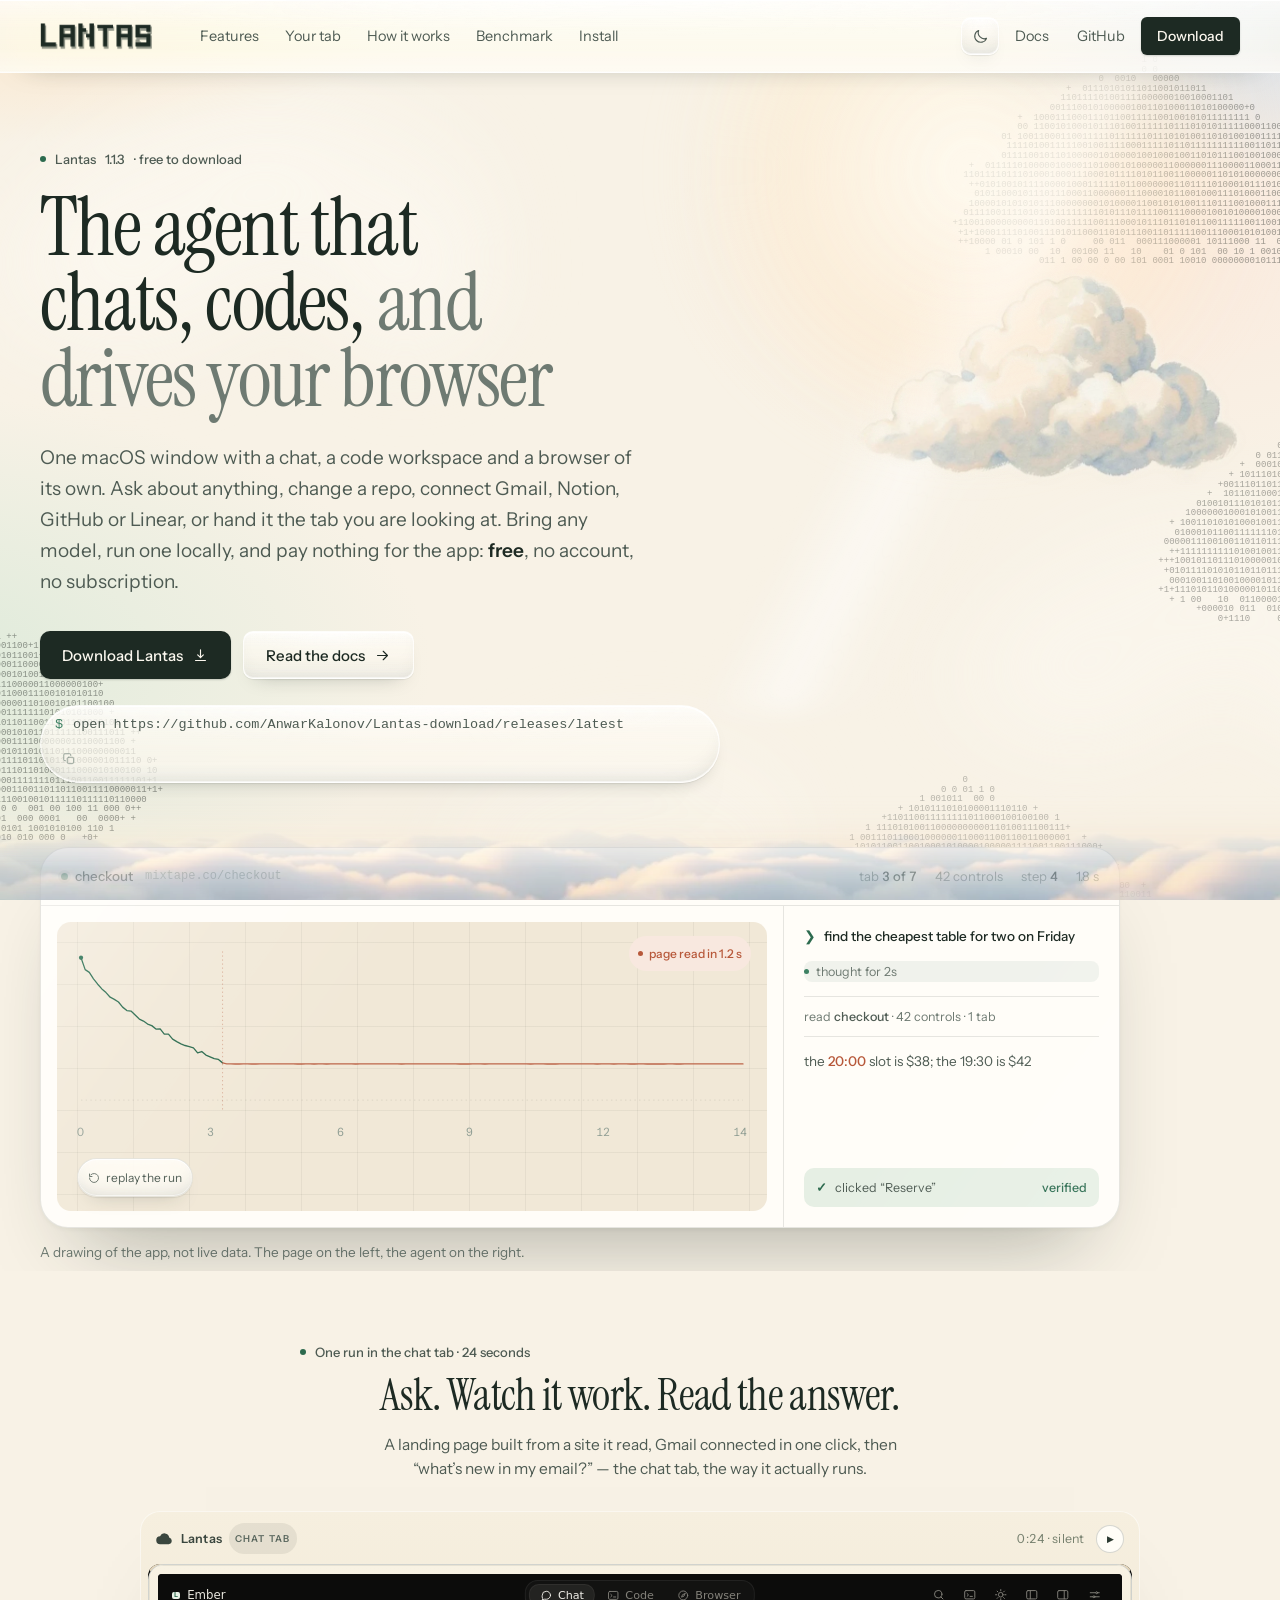
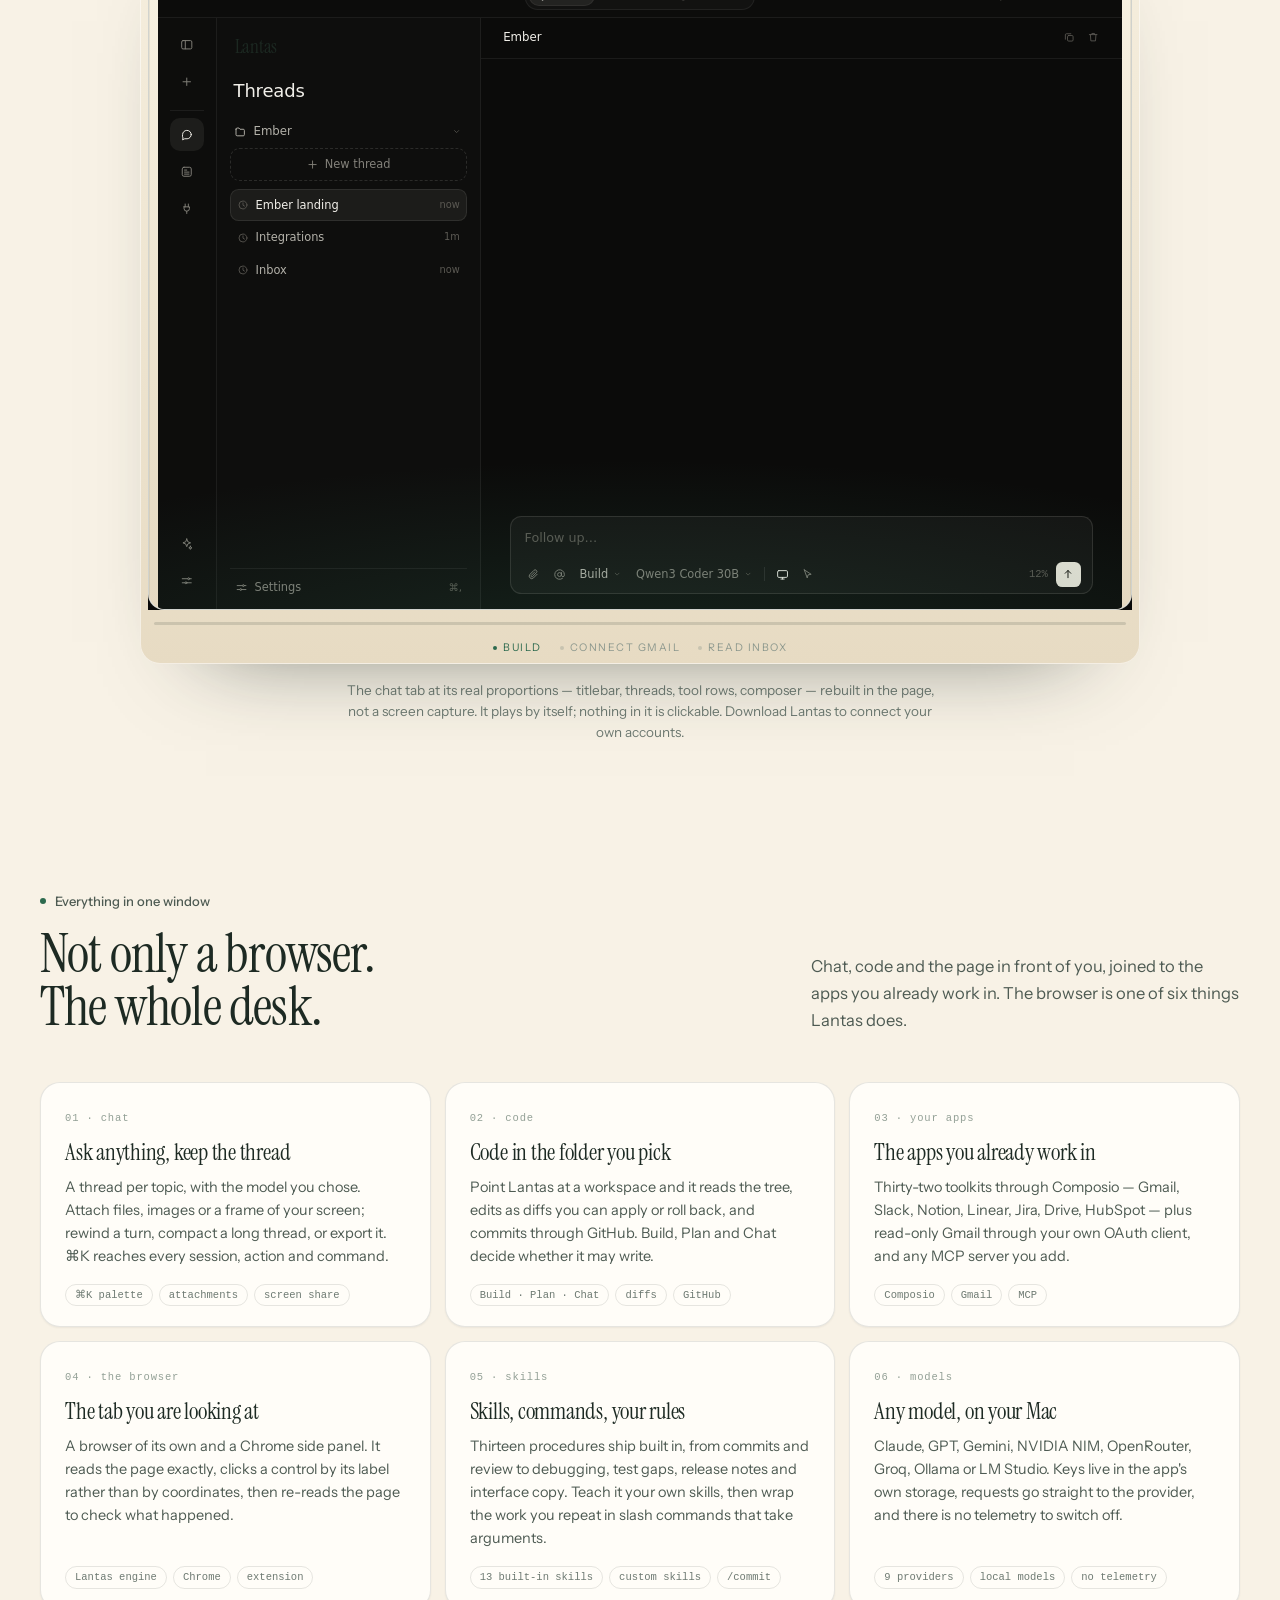
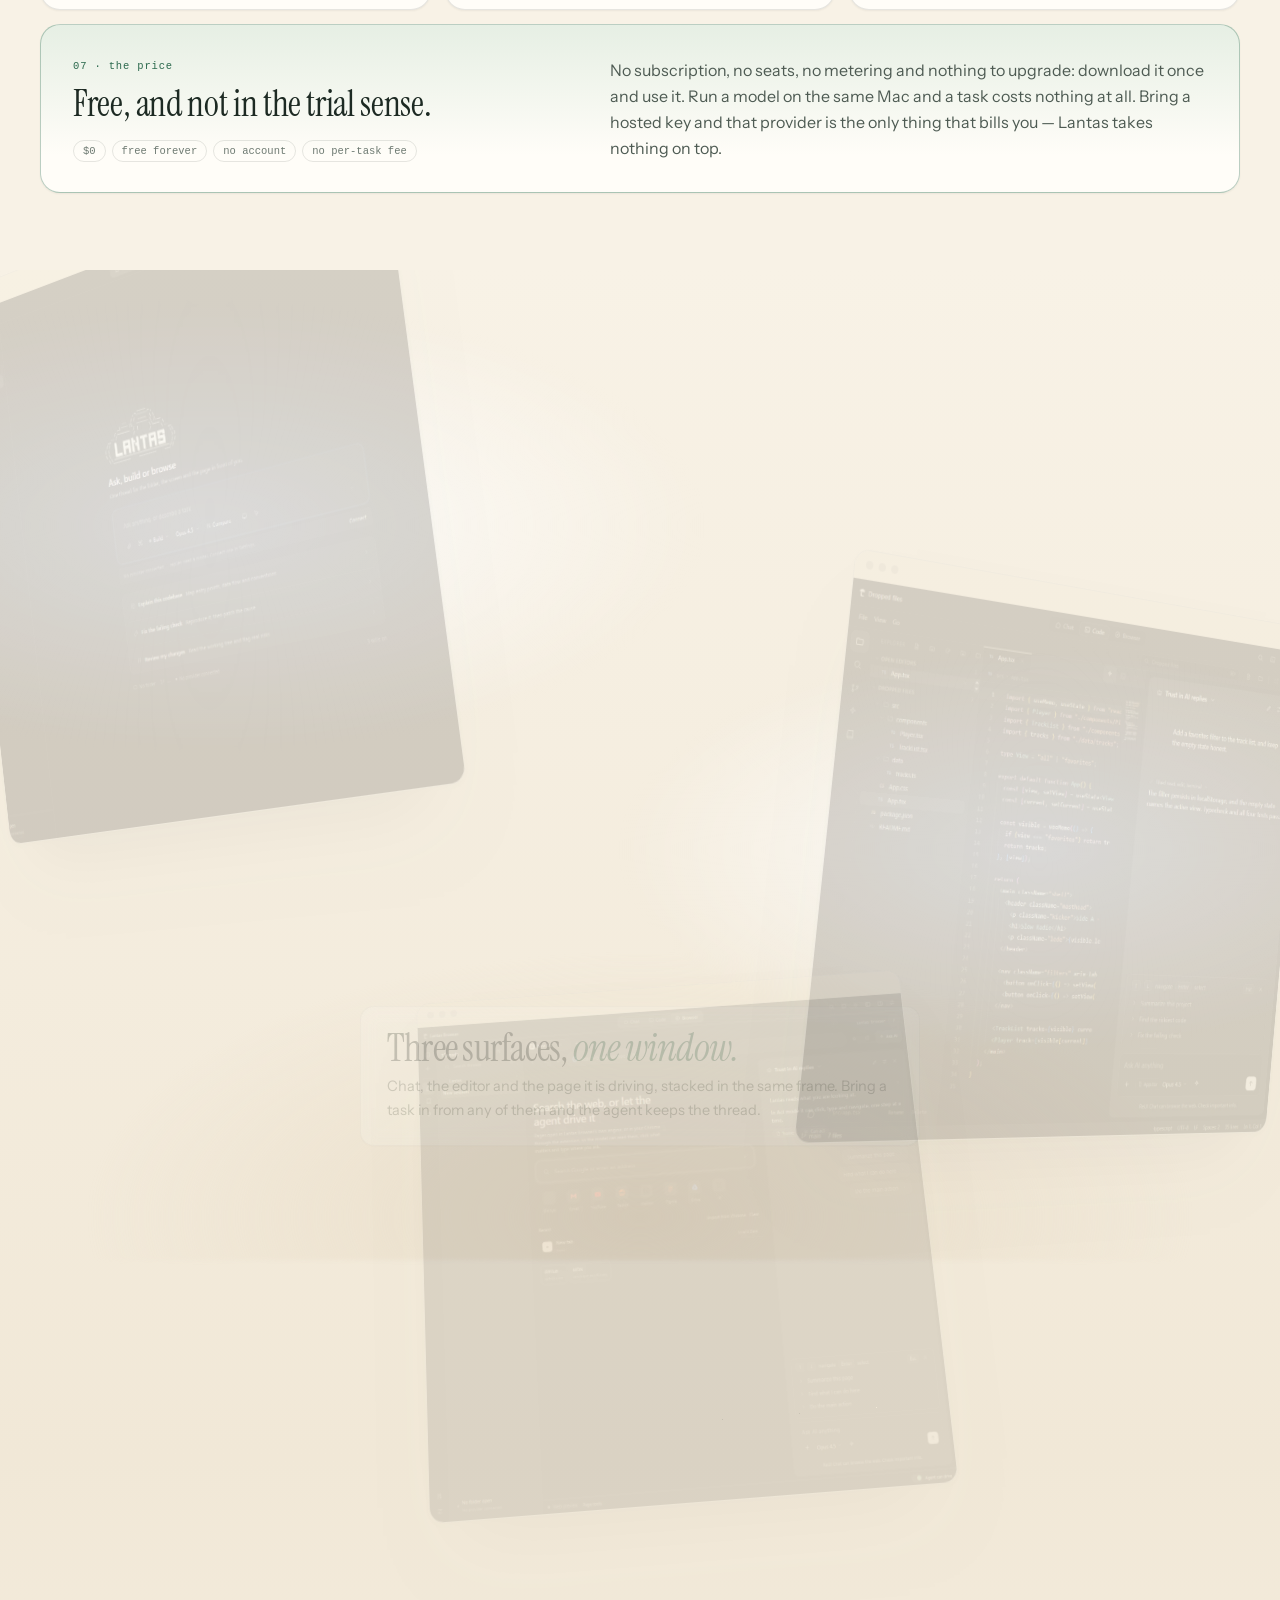
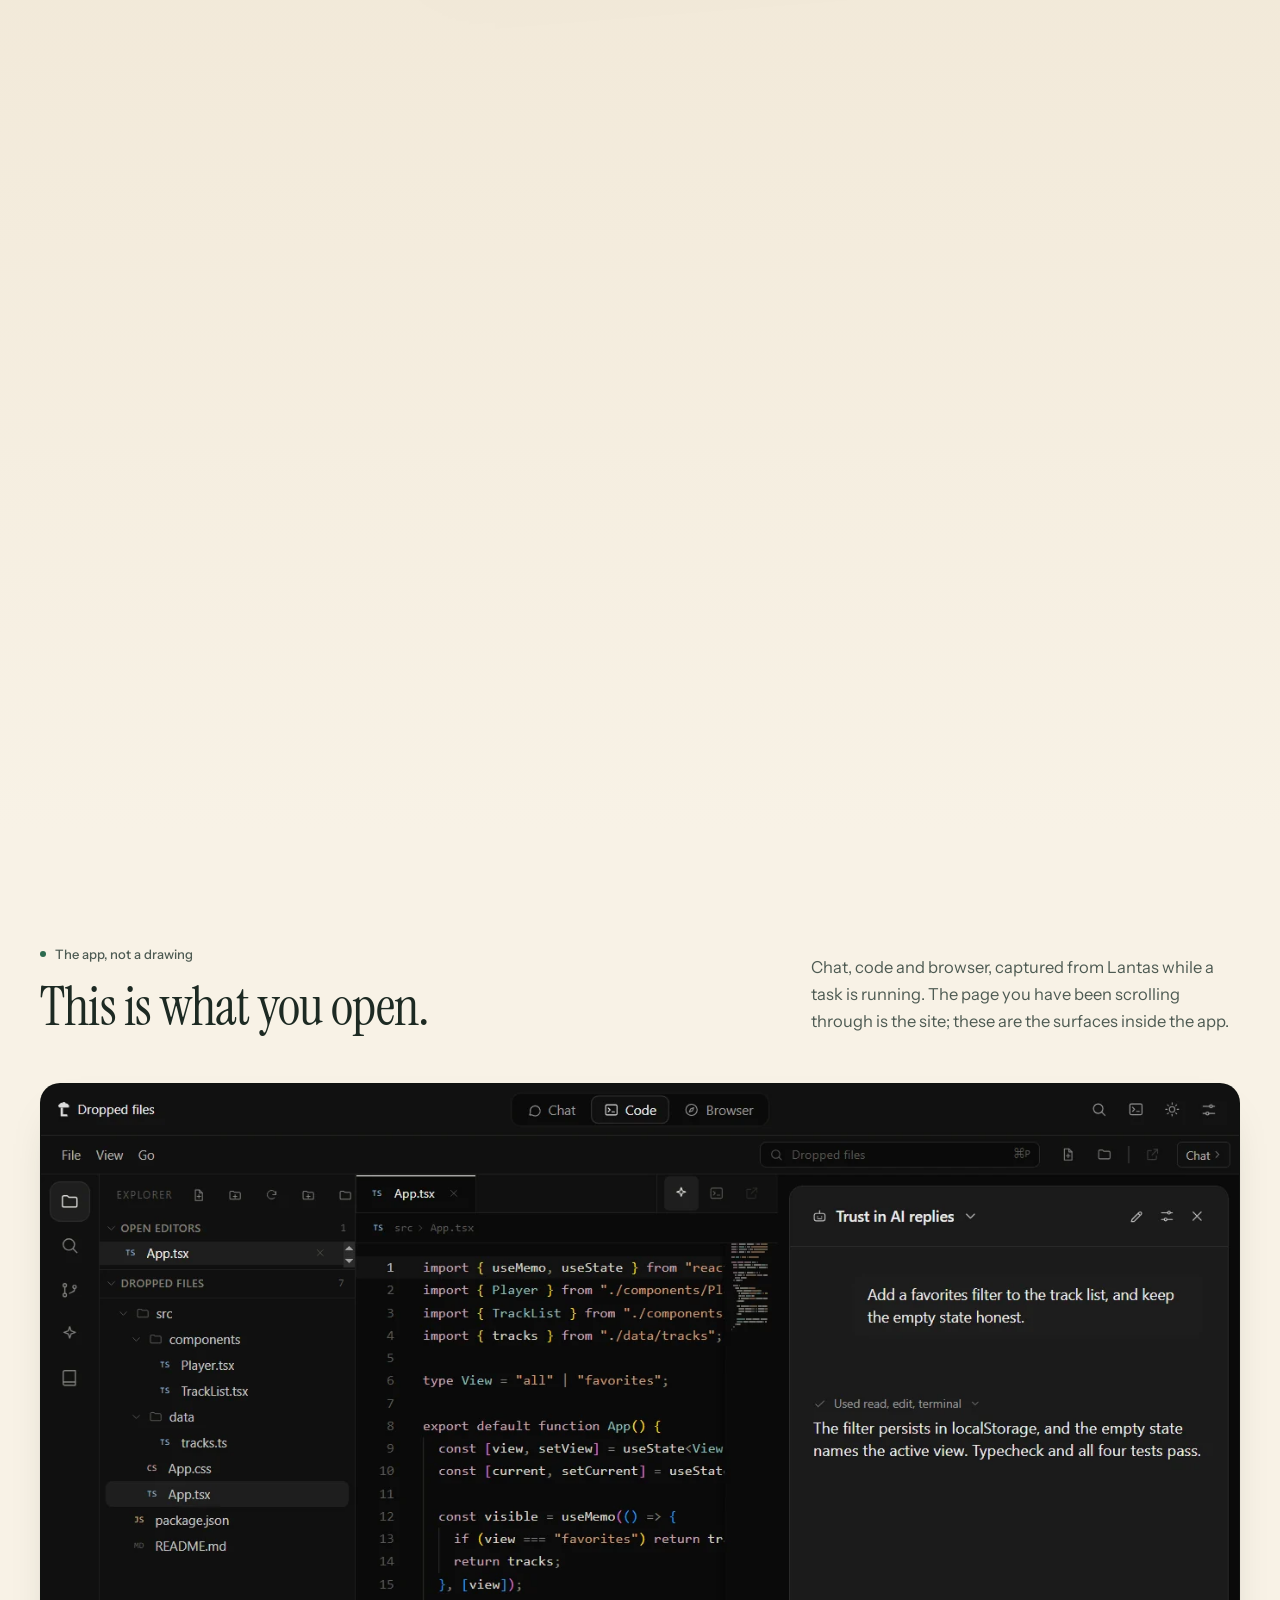
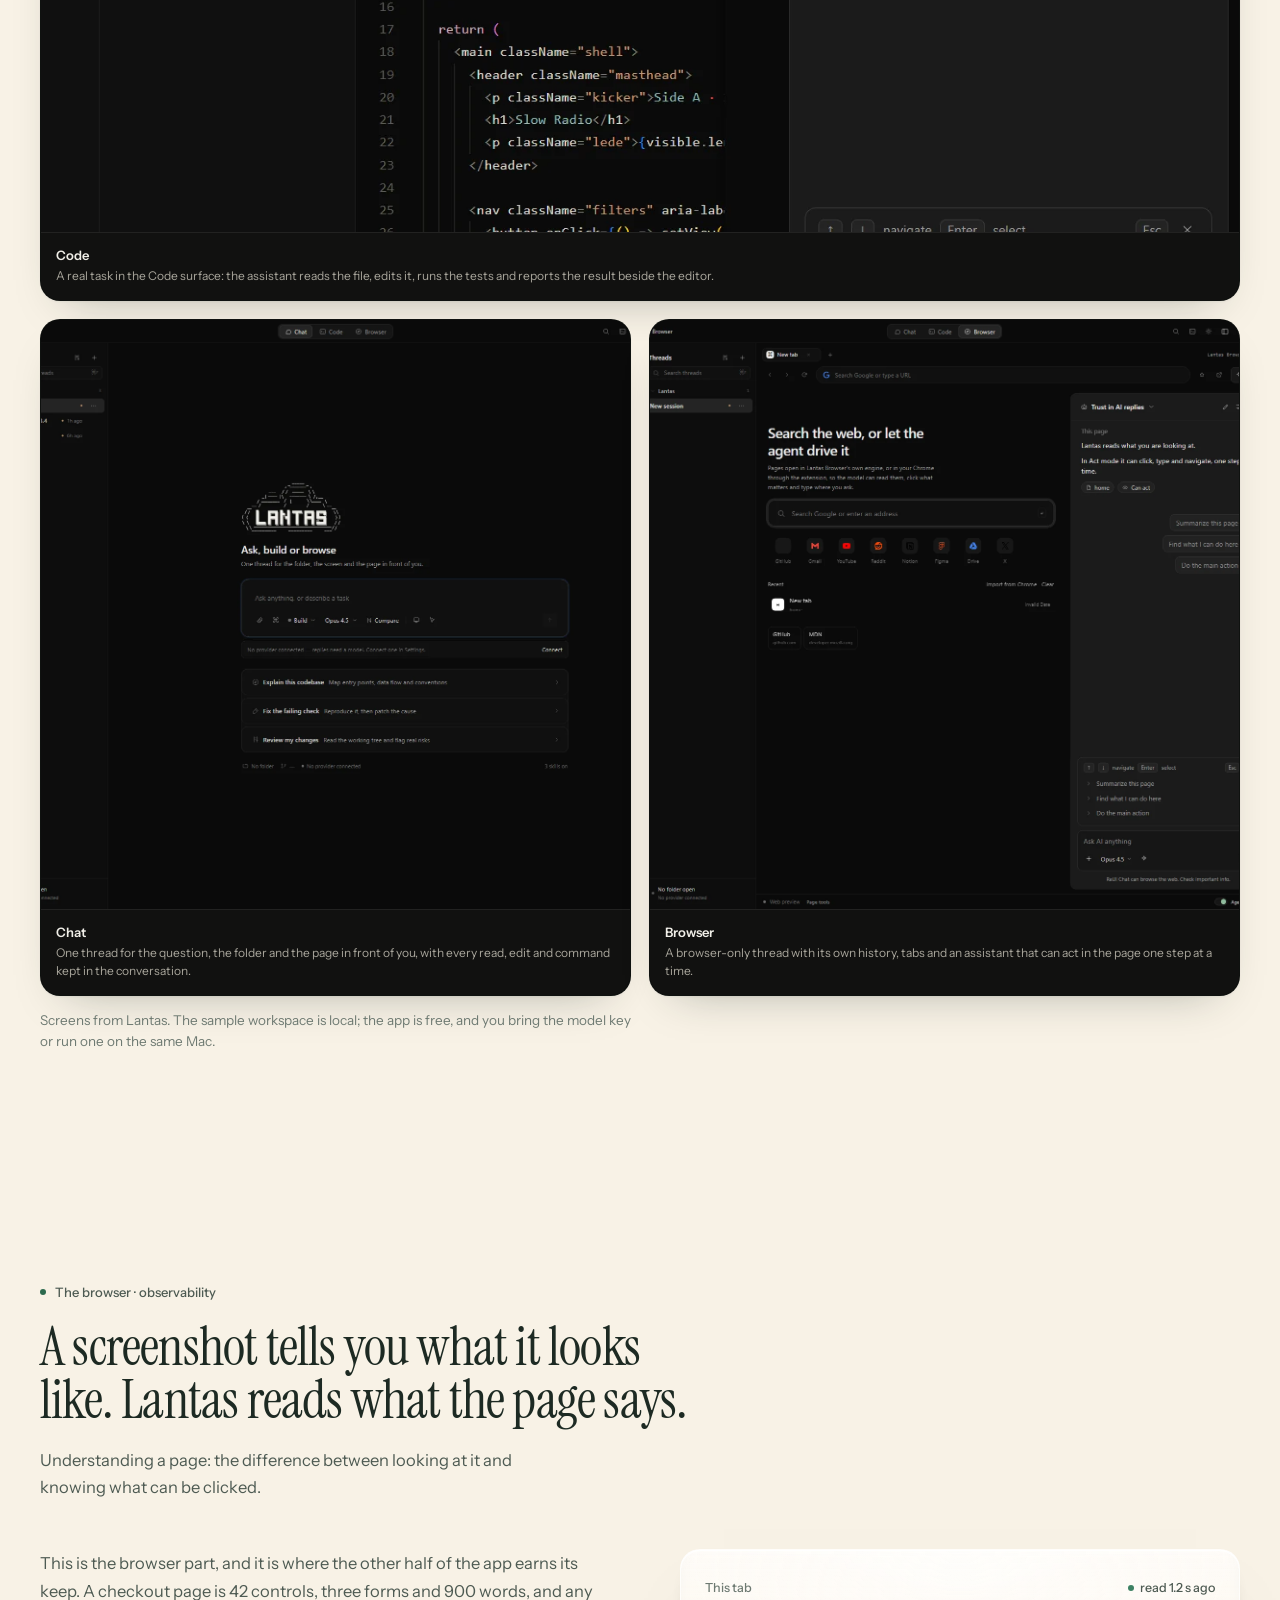
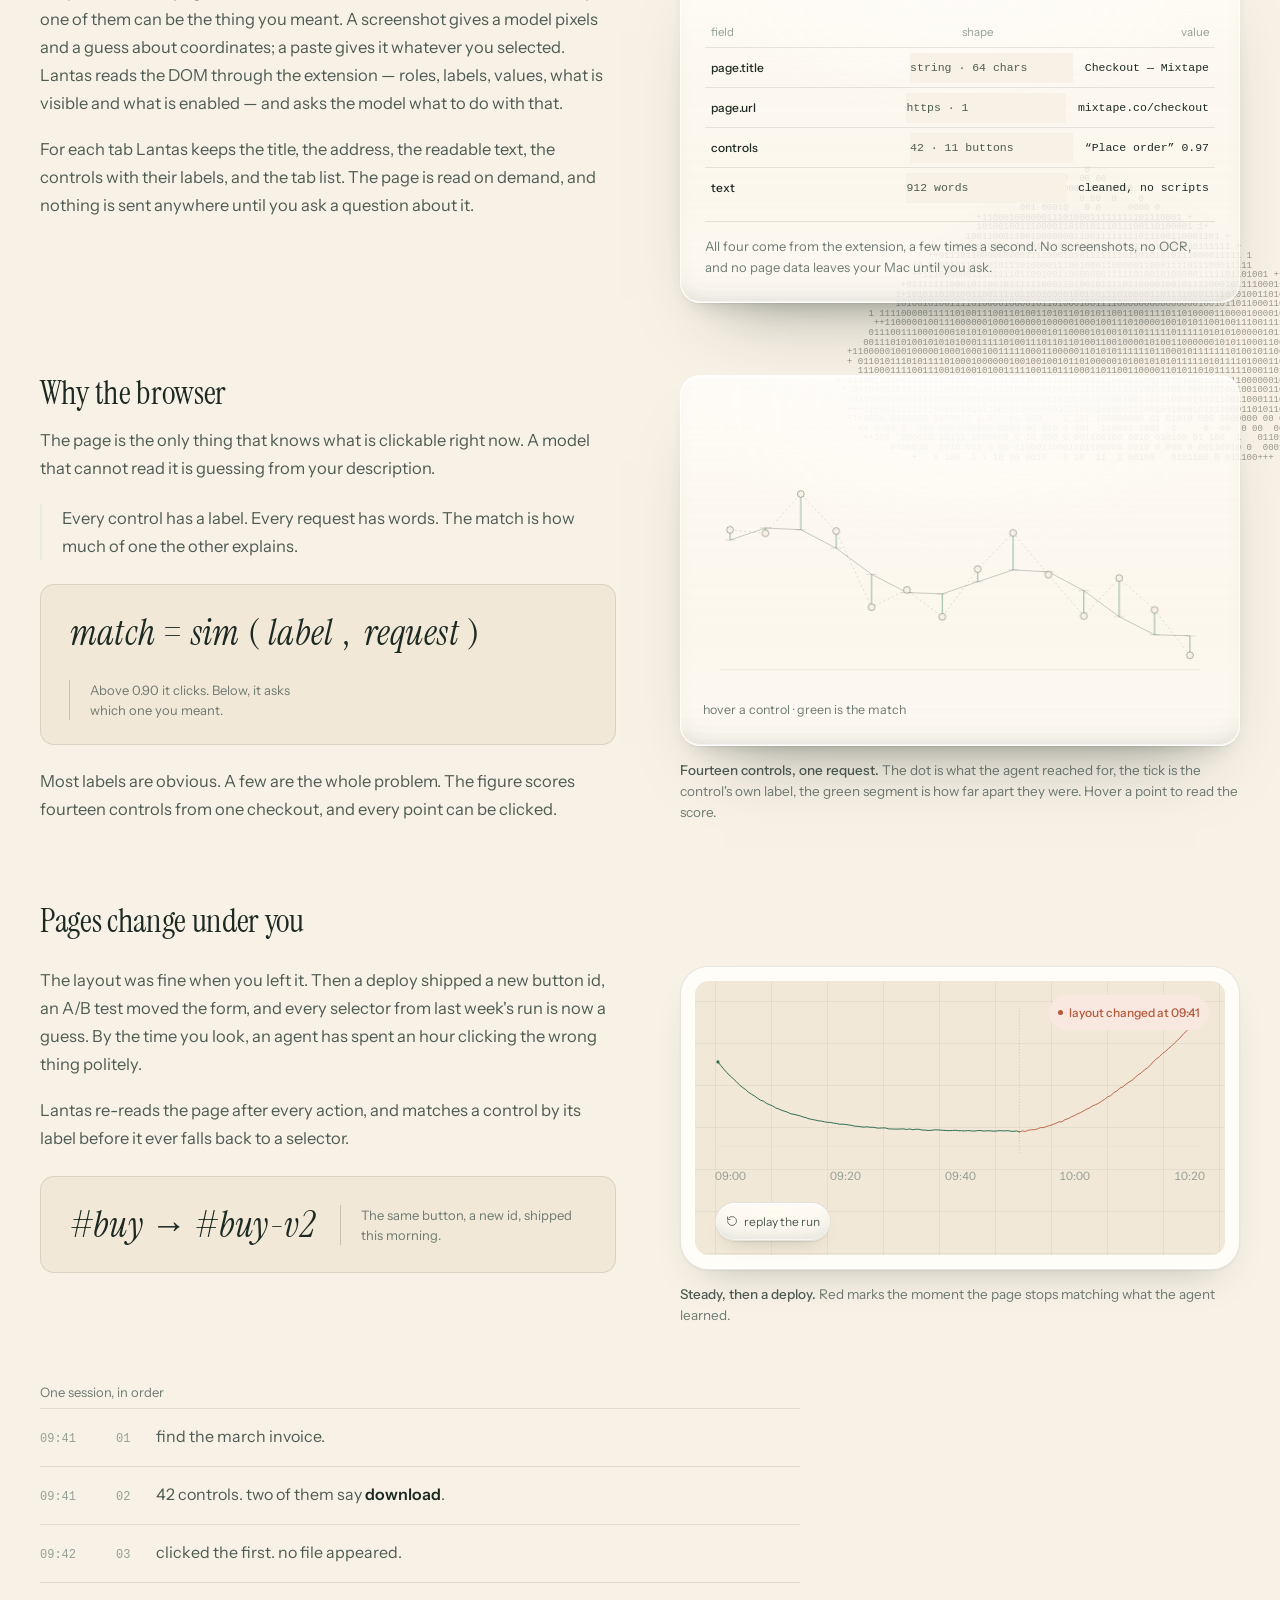
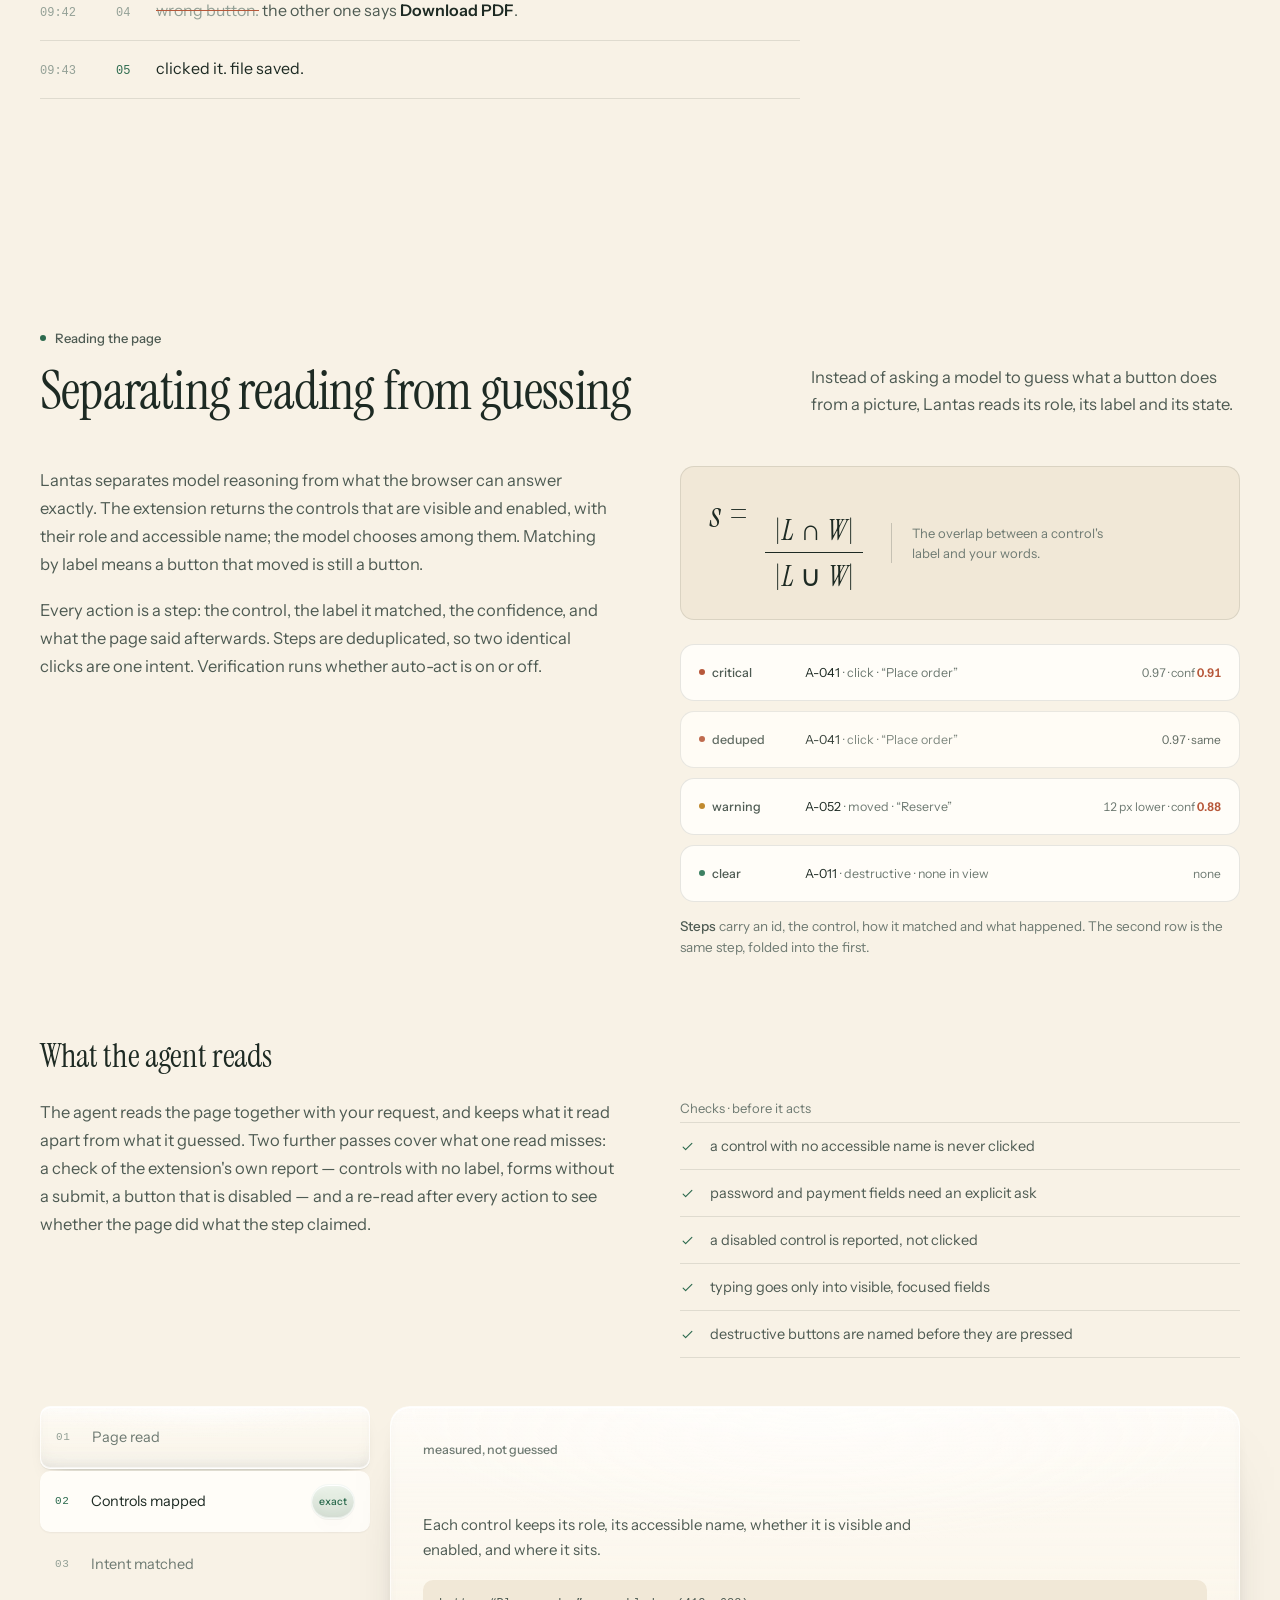
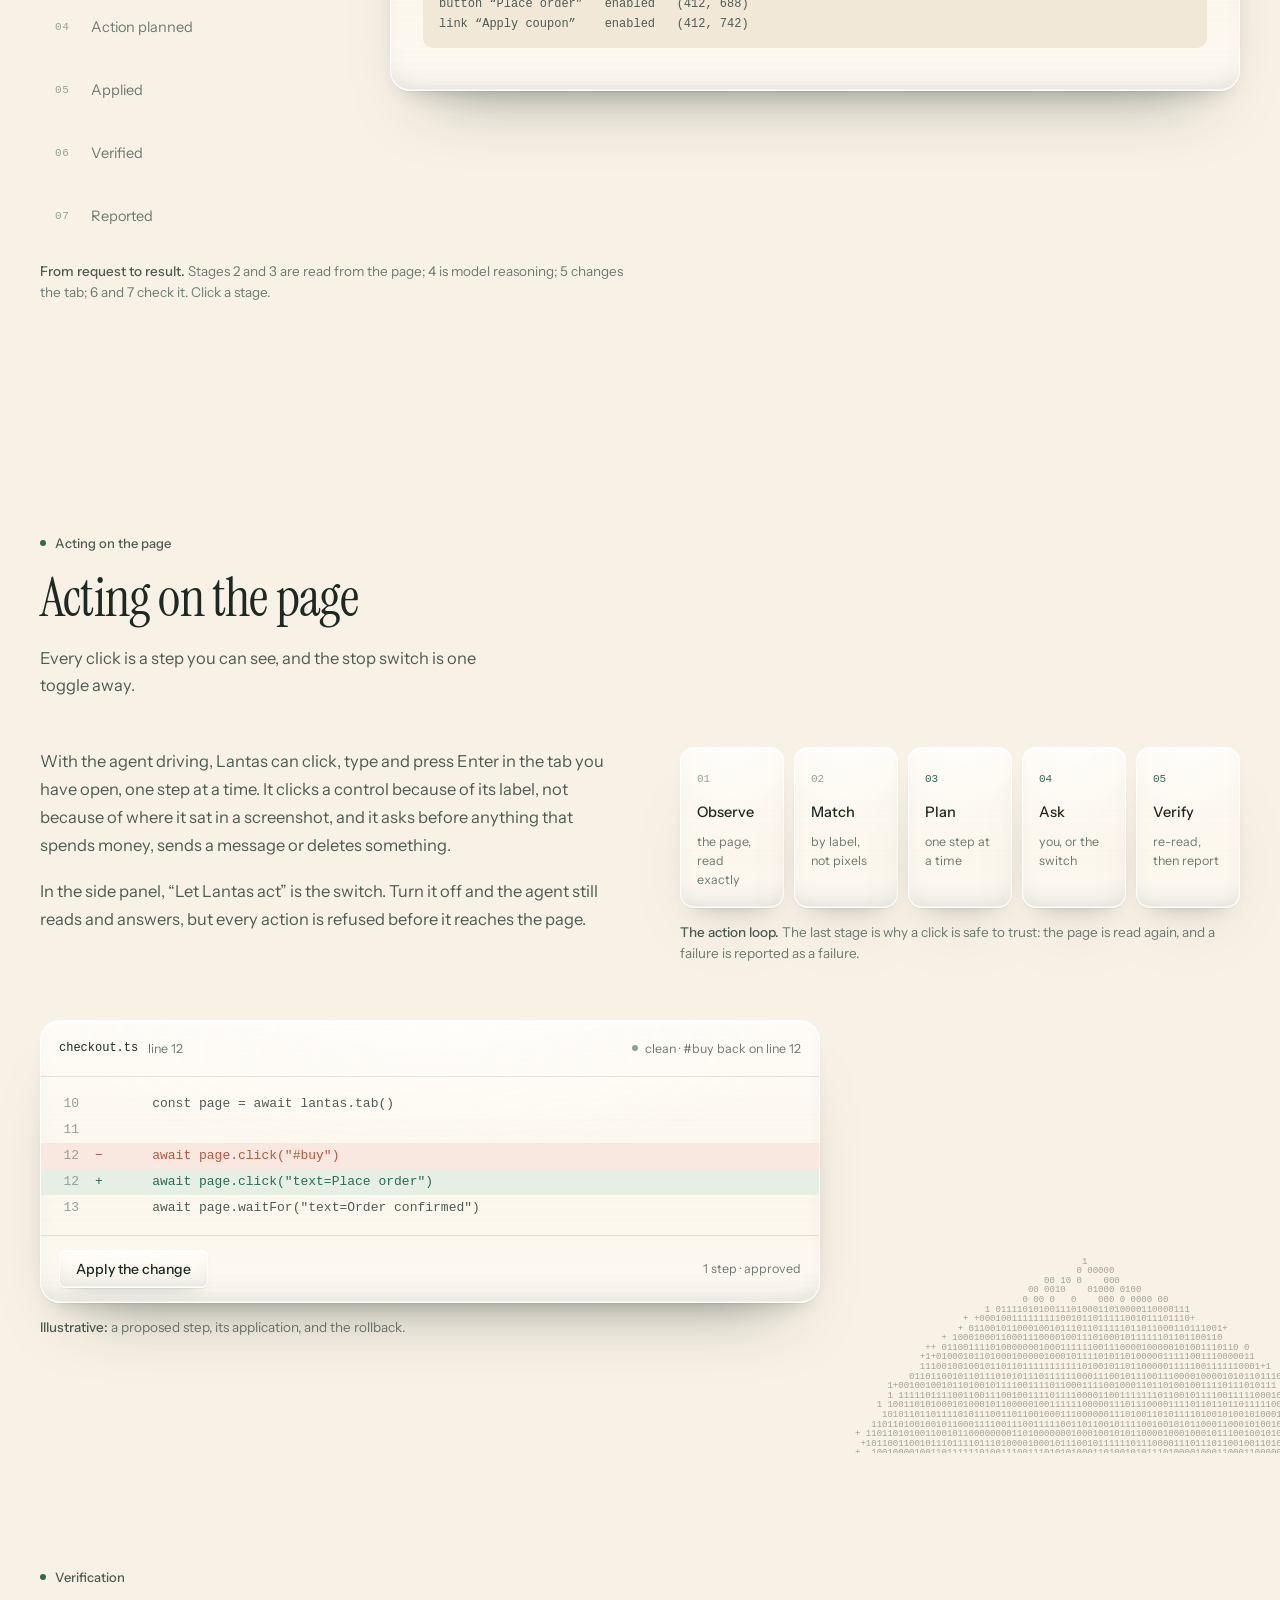
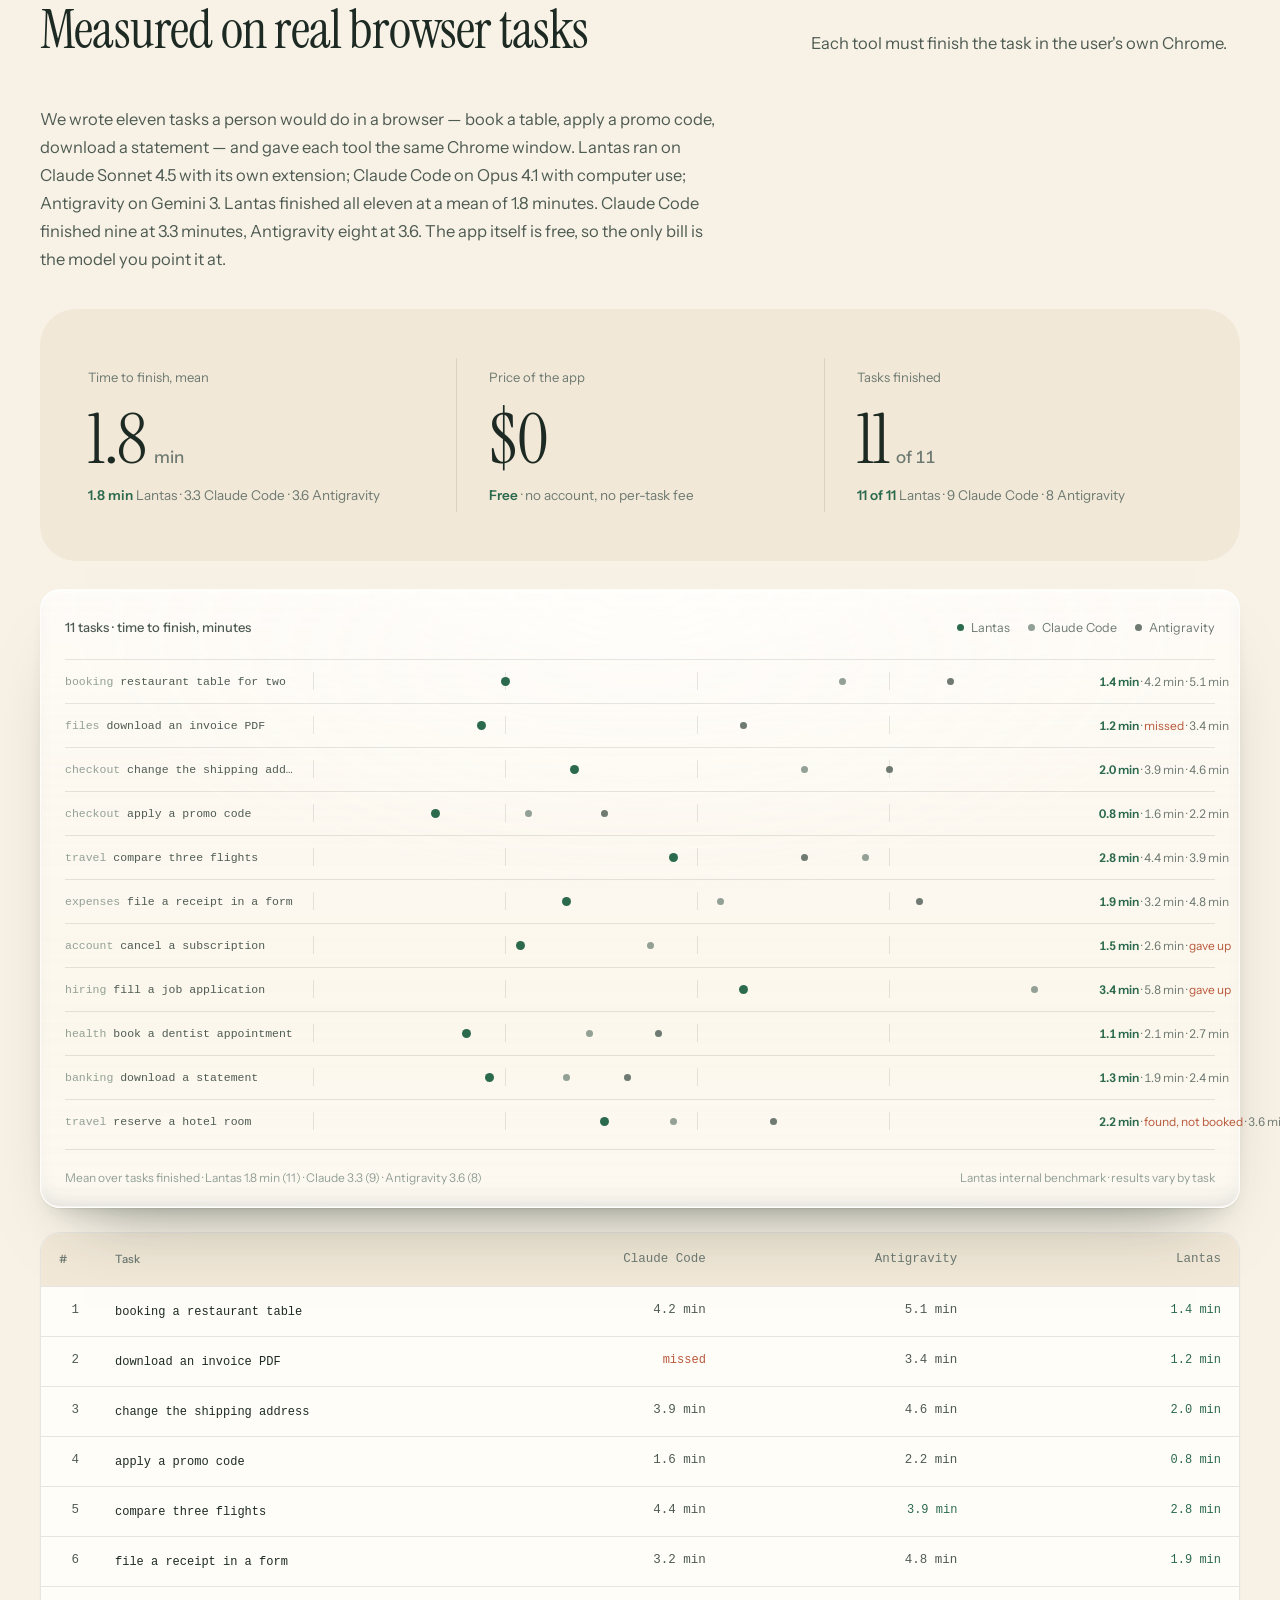
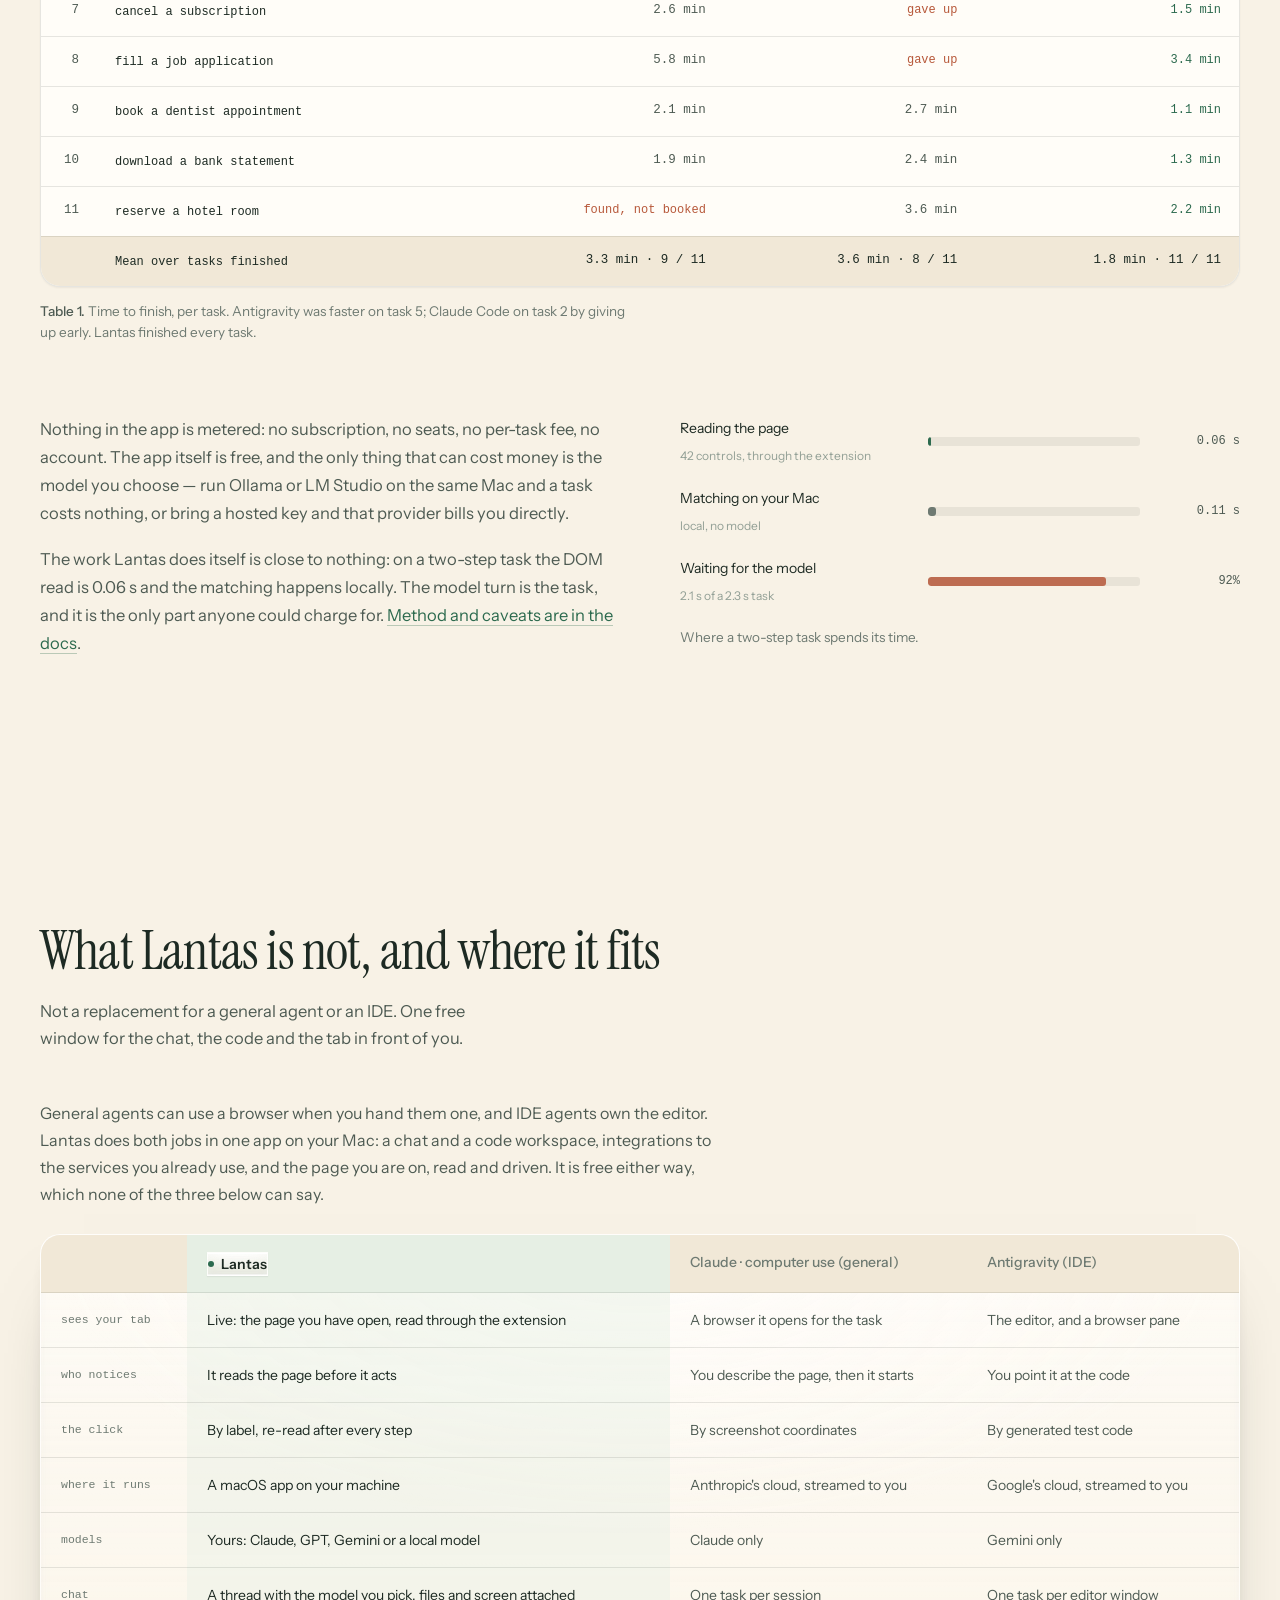
<file: index.html>
<!DOCTYPE html>
<html lang="en">
<head>
<meta charset="utf-8">
<meta name="viewport" content="width=device-width, initial-scale=1">
<title>Lantas — chat, code, and the browser in one free agent</title>
<meta name="description" content="Lantas is a free macOS agent in one window: chat with any model, edit code in a workspace you pick, connect Gmail, Notion, GitHub and 30 more apps, and drive your own browser.">

<link rel="preconnect" href="https://fonts.googleapis.com">
<link rel="preconnect" href="https://fonts.gstatic.com" crossorigin>
<link href="https://fonts.googleapis.com/css2?family=Instrument+Sans:wght@400;500;600&family=Instrument+Serif:ital@0;1&display=swap" rel="stylesheet">
<link rel="stylesheet" href="assets/site.css">
<link rel="stylesheet" href="assets/app-shots.css">
<script>try{var t=localStorage.getItem("lantas-theme")||(matchMedia("(prefers-color-scheme: dark)").matches?"dark":"light");document.documentElement.dataset.theme=t;}catch(e){}</script>
</head>
<body>

<div class="spot" aria-hidden="true"><pre class="spot-text"></pre></div>

<div class="skyfield" aria-hidden="true">
  <svg width="0" height="0" style="position:absolute" aria-hidden="true">
    <defs>
      <clipPath id="cloudClip" clipPathUnits="objectBoundingBox">
        <path d="M.12 .84C.06 .84 .02 .78 .02 .7C.02 .6 .1 .53 .2 .52C.22 .37 .33 .26 .46 .26C.59 .26 .7 .36 .73 .5C.85 .51 .94 .59 .94 .7C.94 .78 .9 .84 .84 .84Z"/>
      </clipPath>
    </defs>
  </svg>
  <div class="sky sky-blob" data-depth="0.05" style="--x:-6%;--y:4%;--s:620px;--o:.55"></div>
  <div class="sky sky-blob" data-depth="-0.04" style="--x:70%;--y:52%;--s:560px;--o:.42"></div>
  <div class="sky sky-blob" data-depth="0.08" style="--x:30%;--y:76%;--s:460px;--o:.3"></div>
  <div class="sky bits" data-depth="0.03" style="--x:74%;--y:6%;--w:400px;--h:215px;--o:.8"></div>
  <div class="sky bits" data-depth="-0.03" style="--x:-24%;--y:66%;--w:470px;--h:250px;--o:.85"></div>
  <div class="sky bits" data-depth="0.06" style="--x:60%;--y:86%;--w:400px;--h:215px;--o:.55"></div>
  <div class="sky bits" data-depth="-0.05" style="--x:90%;--y:46%;--w:380px;--h:210px;--o:.7"></div>
</div>

<header class="nav">
  <div class="wrap nav-in">
    <a class="brand" href="index.html" aria-label="Lantas home"><span class="brand-mark" aria-hidden="true"></span></a>

    <nav class="nav-links" aria-label="Sections">
      <a href="#features">Features</a>
      <a href="#observability">Your tab</a>
      <a href="#analysis">How it works</a>
      <a href="#verification">Benchmark</a>
      <a href="#install">Install</a>
      <a class="mob" href="docs.html">Docs</a>
      <a class="mob" href="https://github.com/AnwarKalonov/Lantas-download">GitHub</a>
    </nav>

    <div class="nav-right">
      <button class="theme-btn" type="button" data-theme-toggle aria-label="Switch to dark mode" title="Switch theme">
        <svg class="i-moon" viewBox="0 0 24 24" fill="none" stroke="currentColor" stroke-width="1.6" stroke-linecap="round" stroke-linejoin="round" width="17" height="17" aria-hidden="true"><path d="M20.5 14.6A8.6 8.6 0 0 1 9.4 3.5a8.6 8.6 0 1 0 11.1 11.1Z"/></svg>
        <svg class="i-sun" viewBox="0 0 24 24" fill="none" stroke="currentColor" stroke-width="1.6" stroke-linecap="round" width="17" height="17" aria-hidden="true"><circle cx="12" cy="12" r="4.1"/><path d="M12 2.6v2.2M12 19.2v2.2M2.6 12h2.2M19.2 12h2.2M5.4 5.4l1.6 1.6M17 17l1.6 1.6M18.6 5.4 17 7M7 17l-1.6 1.6"/></svg>
      </button>
            <a class="txt" href="docs.html">Docs</a>
      <a class="txt" href="https://github.com/AnwarKalonov/Lantas-download">GitHub</a>
      <a class="btn btn-primary btn-sm" href="download.html">Download</a>
      <button class="menu-btn" aria-label="Menu" aria-expanded="false">
        <svg viewBox="0 0 24 24" width="18" height="18" fill="none" stroke="currentColor" stroke-width="1.5" stroke-linecap="round"><path d="M4 7h16M4 12h16M4 17h16"/></svg>
      </button>
    </div>
  </div>
</header>

<main>

<!-- hero -->
<section class="hero">
  <img class="hero-sky sky-light" src="assets/img/cloud-hero-light.webp" alt="A soft white cloud resting on a warm cream sky" width="856" height="480" fetchpriority="high">
    <img class="hero-sky sky-dark" src="assets/img/cloud-hero-dark.webp" alt="" width="1109" height="620" aria-hidden="true">

  <div class="wrap">
    <div class="hero-copy">
      <p class="eyebrow" data-reveal><span class="dot"></span>Lantas <span data-version>1.1.3</span> · free to download</p>

      <h1 data-reveal style="--d:70ms">The agent that chats, codes, <span class="soft">and drives your browser</span></h1>

      <p class="lede" data-reveal style="--d:140ms">
        One macOS window with a chat, a code workspace and a browser of its own. Ask about anything, change a repo,
        connect Gmail, Notion, GitHub or Linear, or hand it the tab you are looking at. Bring any model, run one
        locally, and pay nothing for the app: <b>free</b>, no account, no subscription.
      </p>

      <div class="actions" data-reveal style="--d:210ms">
        <a class="btn btn-primary" href="download.html">
          Download Lantas
          <svg viewBox="0 0 24 24" fill="none" stroke="currentColor" stroke-width="1.6" stroke-linecap="round" stroke-linejoin="round"><path d="M12 4v11M8 11l4 4 4-4M5 19h14"/></svg>
        </a>
        <a class="btn btn-secondary" href="docs.html">
          Read the docs
          <svg viewBox="0 0 24 24" fill="none" stroke="currentColor" stroke-width="1.6" stroke-linecap="round" stroke-linejoin="round"><path d="M5 12h14M13 6l6 6-6 6"/></svg>
        </a>
      </div>

      <div class="cmdline" data-reveal style="--d:280ms">
        <span class="prompt">$</span>
        <code>open https://github.com/AnwarKalonov/Lantas-download/releases/latest</code>
        <button class="copy" data-copy="open https://github.com/AnwarKalonov/Lantas-download/releases/latest" aria-label="Copy download link">
          <svg viewBox="0 0 24 24" fill="none" stroke="currentColor" stroke-width="1.6" stroke-linecap="round" stroke-linejoin="round"><rect x="9" y="9" width="11" height="11" rx="2.5"/><path d="M6 15H5a2 2 0 0 1-2-2V5a2 2 0 0 1 2-2h8a2 2 0 0 1 2 2v1"/></svg>
          <span class="ok">Copied</span>
        </button>
      </div>
    </div>

    <div class="hero-product" data-reveal style="--d:120ms">
      <div class="window">
        <div class="wbar">
          <span class="live"><i></i>checkout</span>
          <span class="path">mixtape.co/checkout</span>
          <span class="right">
            <span>tab <b>3 of 7</b></span>
            <span>42 controls</span>
            <span>step <b>4</b></span>
            <span>1.8 s</span>
          </span>
        </div>

        <div class="wbody">
          <div class="plot" data-trace="flat">
            <div class="flag"><i></i>page read in 1.2 s</div>
            <svg role="img" aria-label="Time for Lantas to read the page and answer, steady at about 1.2 seconds across one task"></svg>
            <div class="axis"><span>0</span><span>3</span><span>6</span><span>9</span><span>12</span><span>14</span></div>
            <button class="replay">
              <svg viewBox="0 0 24 24" fill="none" stroke="currentColor" stroke-width="1.7" stroke-linecap="round" stroke-linejoin="round"><path d="M3 12a9 9 0 1 0 2.6-6.4M3 4v5h5"/></svg>
              replay the run
            </button>
          </div>

          <div class="agent">
            <div class="ask"><span class="caret">❯</span><span>find the cheapest table for two on Friday</span></div>
            <div class="thought"><i class="tick"></i>thought for 2s</div>
            <div class="tool">read <b>checkout</b> · 42 controls · 1 tab</div>
            <div class="ans">the <span class="hot">20:00</span> slot is $38; the 19:30 is $42</div>
            <div class="edit"><span class="add">✓</span> clicked “Reserve” <span class="done">verified</span></div>
          </div>
        </div>
      </div>
      <p class="cap">A drawing of the app, not live data. The page on the left, the agent on the right.</p>
    </div>
  </div>
</section>

<!-- the demo: the chat tab, played like a short clip -->
<section class="film demo" id="film">
  <div class="wrap demo-wrap">
    <header class="demo-head">
      <p class="eyebrow"><span class="dot"></span>One run in the chat tab · 24 seconds</p>
      <h2>Ask. Watch it work. Read the answer.</h2>
      <p class="demo-sub">A landing page built from a site it read, Gmail connected in one click, then “what’s new in my email?” — the chat tab, the way it actually runs.</p>
    </header>

    <figure class="player" data-demo>
      <div class="player-bar">
        <span class="player-name">
          <svg viewBox="0 0 24 16" fill="none" aria-hidden="true"><path d="M6 15h11a4.6 4.6 0 0 0 .6-9 6.4 6.4 0 0 0-12.2-1.7A4.7 4.7 0 0 0 6 15Z" fill="currentColor"/></svg>
          Lantas
          <em>chat tab</em>
        </span>
        <span class="player-meta">0:24 · silent</span>
        <button class="player-toggle" type="button" data-demo-toggle aria-label="Pause the clip">
          <span data-demo-icon aria-hidden="true">❙❙</span>
        </button>
      </div>

      <div class="player-stage">
        <div class="mac">
          <div class="mac-lid">
            <div class="mac-screen" data-demo-screen data-scene="a">
              <svg class="sprite" aria-hidden="true" focusable="false">
                <symbol id="i-chat" viewBox="0 0 24 24"><path d="M20 11.7a7.4 7.4 0 0 1-7.4 7.4H8.4L4.6 21l.7-3.4A7.4 7.4 0 0 1 4.6 11.7 7.4 7.4 0 0 1 12 4.3a7.4 7.4 0 0 1 8 7.4Z"/></symbol>
                <symbol id="i-code" viewBox="0 0 24 24"><rect x="3.2" y="4.6" width="17.6" height="14.8" rx="2.4"/><path d="m7.4 9.9 2.5 2.4-2.5 2.4M12.6 14.9h4.1"/></symbol>
                <symbol id="i-compass" viewBox="0 0 24 24"><circle cx="12" cy="12" r="8.3"/><path d="m15.3 8.7-1.9 4.6-4.6 1.9 1.9-4.6 4.6-1.9Z"/></symbol>
                <symbol id="i-search" viewBox="0 0 24 24"><circle cx="11" cy="11" r="6.6"/><path d="m15.9 15.9 3.6 3.6"/></symbol>
                <symbol id="i-term" viewBox="0 0 24 24"><rect x="3" y="4.6" width="18" height="14.8" rx="2.4"/><path d="m7.3 9.9 2.5 2.4-2.5 2.4M12.6 14.9h4.1"/></symbol>
                <symbol id="i-sun" viewBox="0 0 24 24"><circle cx="12" cy="12" r="4.1"/><path d="M12 2.8v2.1M12 19.1v2.1M2.8 12h2.1M19.1 12h2.1M5.5 5.5l1.5 1.5M17 17l1.5 1.5M18.5 5.5 17 7M7 17l-1.5 1.5"/></symbol>
                <symbol id="i-panel-l" viewBox="0 0 24 24"><rect x="3" y="4.6" width="18" height="14.8" rx="2.4"/><path d="M9.4 4.8v14.4"/></symbol>
                <symbol id="i-panel-r" viewBox="0 0 24 24"><rect x="3" y="4.6" width="18" height="14.8" rx="2.4"/><path d="M14.6 4.8v14.4"/></symbol>
                <symbol id="i-sliders" viewBox="0 0 24 24"><path d="M4 8.4h9.2M17.6 8.4H20M4 15.6h4.4M12.8 15.6H20"/><circle cx="15.4" cy="8.4" r="1.7"/><circle cx="10.6" cy="15.6" r="1.7"/></symbol>
                <symbol id="i-plus" viewBox="0 0 24 24"><path d="M12 5.4v13.2M5.4 12h13.2"/></symbol>
                <symbol id="i-clock" viewBox="0 0 24 24"><circle cx="12" cy="12" r="8"/><path d="M12 7.8v4.6l3 1.8"/></symbol>
                <symbol id="i-book" viewBox="0 0 24 24"><rect x="4" y="4" width="16" height="16" rx="3"/><path d="M8 9h4M8 12.6h8M8 16.2h8"/></symbol>
                <symbol id="i-plug" viewBox="0 0 24 24"><path d="M9.2 3.6v5M14.8 3.6v5M7.2 8.6h9.6v2.9a4.8 4.8 0 0 1-9.6 0V8.6ZM12 16.4v4"/></symbol>
                <symbol id="i-sparkle" viewBox="0 0 24 24"><path d="m12 3.6 1.9 4.9 4.9 1.9-4.9 1.9L12 17.2l-1.9-4.9-4.9-1.9 4.9-1.9L12 3.6ZM18.4 16.4l.8 2 2 .8-2 .8-.8 2-.8-2-2-.8 2-.8.8-2Z"/></symbol>
                <symbol id="i-folder" viewBox="0 0 24 24"><path d="M3.6 7.4a2 2 0 0 1 2-2h3.2l1.9 2.2h5.7a2 2 0 0 1 2 2v7.6a2 2 0 0 1-2 2H5.6a2 2 0 0 1-2-2V7.4Z"/></symbol>
                <symbol id="i-caret" viewBox="0 0 24 24"><path d="m7.6 9.8 4.4 4.4 4.4-4.4"/></symbol>
                <symbol id="i-more" viewBox="0 0 24 24"><circle cx="6.4" cy="12" r="1.2" fill="currentColor" stroke="none"/><circle cx="12" cy="12" r="1.2" fill="currentColor" stroke="none"/><circle cx="17.6" cy="12" r="1.2" fill="currentColor" stroke="none"/></symbol>
                <symbol id="i-check" viewBox="0 0 24 24"><path d="m5 12.6 4.4 4.4L19 7.4"/></symbol>
                <symbol id="i-file" viewBox="0 0 24 24"><path d="M6.4 3.8h7l5.2 5.2v11.2a1.6 1.6 0 0 1-1.6 1.6H6.4a1.6 1.6 0 0 1-1.6-1.6V5.4a1.6 1.6 0 0 1 1.6-1.6Z"/><path d="M13 4.2v5h5"/></symbol>
                <symbol id="i-pen" viewBox="0 0 24 24"><path d="M4 20h4.4L20 8.4 15.6 4 4 15.6V20Z"/><path d="m13.4 6.2 4.4 4.4"/></symbol>
                <symbol id="i-globe" viewBox="0 0 24 24"><circle cx="12" cy="12" r="8.3"/><path d="M3.9 12h16.2M12 3.7c2.2 2.3 3.3 5.1 3.3 8.3s-1.1 6-3.3 8.3c-2.2-2.3-3.3-5.1-3.3-8.3S9.8 6 12 3.7Z"/></symbol>
                <symbol id="i-trash" viewBox="0 0 24 24"><path d="M4.6 7h14.8M9.4 7V4.8h5.2V7M6.6 7l.9 12.2h9l.9-12.2"/></symbol>
                <symbol id="i-copy" viewBox="0 0 24 24"><rect x="8.8" y="8.8" width="10.8" height="10.8" rx="2.2"/><path d="M15.2 5.4H6.6a2 2 0 0 0-2 2v8.6"/></symbol>
                <symbol id="i-up" viewBox="0 0 24 24"><path d="M12 19.4V5M6.4 10.6 12 5l5.6 5.6"/></symbol>
                <symbol id="i-clip" viewBox="0 0 24 24"><path d="m18.6 11.4-6.8 6.8a4.6 4.6 0 0 1-6.5-6.5l7.4-7.4a3.1 3.1 0 0 1 4.4 4.4l-7.3 7.3a1.6 1.6 0 0 1-2.2-2.2l6.4-6.4"/></symbol>
                <symbol id="i-at" viewBox="0 0 24 24"><circle cx="12" cy="12" r="3.6"/><path d="M15.6 8.4v4.8a2.6 2.6 0 0 0 5.2 0V12a8.8 8.8 0 1 0-3.4 7"/></symbol>
                <symbol id="i-monitor" viewBox="0 0 24 24"><rect x="3" y="4.8" width="18" height="12.4" rx="2.2"/><path d="M9 20.2h6M12 17.4v2.8"/></symbol>
                <symbol id="i-cursor" viewBox="0 0 24 24"><path d="m6 3.4 12.6 8.1-5.7 1.1-1.5 5.6L6 3.4Z"/></symbol>
                <symbol id="i-mail" viewBox="0 0 24 24"><rect x="3" y="5.4" width="18" height="13.2" rx="2.2"/><path d="m4.2 7 7.8 5.6L19.8 7"/></symbol>
                <symbol id="i-cal" viewBox="0 0 24 24"><rect x="3.6" y="5.4" width="16.8" height="14.4" rx="2.2"/><path d="M3.8 9.8h16.4M8.4 3.4v3.6M15.6 3.4v3.6"/></symbol>
              </svg>

              <div class="app-tb">
                <div class="tb-left">
                  <span class="tb-mark" aria-hidden="true">L</span>
                  <span class="tb-title"><b class="t-a">Ember</b><b class="t-b">Integrations</b><b class="t-c">Inbox</b></span>
                </div>
                <div class="mode-tabs" aria-hidden="true">
                  <span class="mode is-on"><svg class="ic"><use href="#i-chat"/></svg>Chat</span>
                  <span class="mode"><svg class="ic"><use href="#i-code"/></svg>Code</span>
                  <span class="mode"><svg class="ic"><use href="#i-compass"/></svg>Browser</span>
                </div>
                <div class="tb-right" aria-hidden="true">
                  <span class="tb-ic"><svg class="ic"><use href="#i-search"/></svg></span>
                  <span class="tb-ic"><svg class="ic"><use href="#i-term"/></svg></span>
                  <span class="tb-ic"><svg class="ic"><use href="#i-sun"/></svg></span>
                  <span class="tb-ic"><svg class="ic"><use href="#i-panel-l"/></svg></span>
                  <span class="tb-ic"><svg class="ic"><use href="#i-panel-r"/></svg></span>
                  <span class="tb-ic"><svg class="ic"><use href="#i-sliders"/></svg></span>
                </div>
              </div>

              <div class="app-body">
                <div class="app-rail" aria-hidden="true">
                  <span class="rail-btn"><svg class="ic"><use href="#i-panel-l"/></svg></span>
                  <span class="rail-btn"><svg class="ic"><use href="#i-plus"/></svg></span>
                  <span class="rail-group">
                    <span class="rail-btn rail-chat"><svg class="ic"><use href="#i-chat"/></svg></span>
                    <span class="rail-btn"><svg class="ic"><use href="#i-book"/></svg></span>
                    <span class="rail-btn rail-plug"><svg class="ic"><use href="#i-plug"/></svg></span>
                  </span>
                  <span class="rail-gap"></span>
                  <span class="rail-btn"><svg class="ic"><use href="#i-sparkle"/></svg></span>
                  <span class="rail-btn"><svg class="ic"><use href="#i-sliders"/></svg></span>
                </div>

                <div class="app-nav" aria-hidden="true">
                  <span class="nav-wordmark">Lantas</span>
                  <p class="nav-head">Threads</p>
                  <p class="nav-proj"><svg class="ic"><use href="#i-folder"/></svg>Ember<svg class="ic nav-caret"><use href="#i-caret"/></svg></p>
                  <p class="nav-new"><svg class="ic"><use href="#i-plus"/></svg>New thread</p>
                  <div class="nav-row th-a"><svg class="ic"><use href="#i-clock"/></svg><span>Ember landing</span><small>now</small></div>
                  <div class="nav-row th-b"><svg class="ic"><use href="#i-clock"/></svg><span>Integrations</span><small>1m</small></div>
                  <div class="nav-row th-c"><svg class="ic"><use href="#i-clock"/></svg><span>Inbox</span><small>now</small></div>
                  <p class="nav-foot"><svg class="ic"><use href="#i-sliders"/></svg>Settings<kbd>⌘,</kbd></p>
                </div>

                <div class="app-pane">
                  <!-- 1 · build -->
                  <div class="pane pane-a">
                    <div class="pane-head">
                      <span class="pane-title">Ember</span>
                      <span class="pane-tools"><svg class="ic"><use href="#i-copy"/></svg><svg class="ic"><use href="#i-trash"/></svg></span>
                    </div>

                    <div class="thread">
                      <div class="msg msg-user" data-demo-at="3500">
                        <div class="u-card">build a landing page for a coffee roastery. take the tone from bluebottle.com</div>
                      </div>

                      <div class="msg msg-bot">
                        <div class="bot-head" data-demo-at="3950">
                          <span class="bot-mark" aria-hidden="true">L</span>
                          <span class="bot-who">Build</span>
                          <span class="bot-time">12:04 PM</span>
                        </div>
                        <div class="bot-body">
                          <div class="trow" data-demo-at="4150">
                            <span class="tr-ok"><svg class="ic"><use href="#i-check"/></svg></span>
                            <span class="tr-kind"><svg class="ic"><use href="#i-file"/></svg></span>
                            <span class="tr-label">Read package.json</span>
                            <span class="tr-chip">package.json</span>
                          </div>
                          <div class="trow" data-demo-at="4600">
                            <span class="tr-ok"><svg class="ic"><use href="#i-check"/></svg></span>
                            <span class="tr-kind"><svg class="ic"><use href="#i-globe"/></svg></span>
                            <span class="tr-label">Web read bluebottle.com</span>
                            <span class="tr-detail">84 controls · 1 page</span>
                          </div>
                          <div class="trow is-note" data-demo-at="5150">
                            <span class="tr-ok"><svg class="ic"><use href="#i-sparkle"/></svg></span>
                            <span class="tr-note">Tone: short lowercase lines, cream and ink, no hard sell.</span>
                          </div>
                          <div class="trow" data-demo-at="5600">
                            <span class="tr-ok"><svg class="ic"><use href="#i-check"/></svg></span>
                            <span class="tr-kind"><svg class="ic"><use href="#i-pen"/></svg></span>
                            <span class="tr-label">Write ember/src/pages/index.astro</span>
                            <span class="tr-chip">+96</span>
                          </div>
                          <div class="trow" data-demo-at="6050">
                            <span class="tr-ok"><svg class="ic"><use href="#i-check"/></svg></span>
                            <span class="tr-kind"><svg class="ic"><use href="#i-pen"/></svg></span>
                            <span class="tr-label">Write ember/src/styles/landing.css</span>
                            <span class="tr-chip">+184</span>
                          </div>

                          <div class="sh-block" data-demo-at="6500">
                            <div class="sh-head">
                              <svg class="ic"><use href="#i-term"/></svg>
                              <span class="sh-cmd"><i>$</i> npm run build</span>
                              <span class="sh-exit">exit 0</span>
                            </div>
                            <pre class="sh-body">&gt; ember@0.1.0 build
&gt; astro build

<span class="ok">✓</span> 4 pages built in 1.24s
dist/index.html   4.1 kB</pre>
                          </div>

                          <p class="bot-p" data-demo-at="7500">Landing page is in <code>~/dev/ember</code>: a hero, the three roasts, a subscribe block, all in Blue Bottle’s warm short tone. <code>npm run dev</code> serves it on <code>localhost:4321</code>.</p>
                          <p class="bot-foot" data-demo-at="8300">Worked for 41s</p>
                        </div>
                      </div>
                    </div>

                    <div class="app-composer is-empty">
                      <div class="cp-input">
                        <span class="cp-text" data-demo-type="build a landing page for a coffee roastery. take the tone from bluebottle.com" data-demo-at="500" data-demo-cps="46" data-demo-hide="3500"></span>
                        <i class="cp-caret" aria-hidden="true"></i>
                        <span class="cp-ph">Follow up…</span>
                      </div>
                      <div class="cp-bar" aria-hidden="true">
                        <span class="cp-ic"><svg class="ic"><use href="#i-clip"/></svg></span>
                        <span class="cp-ic"><svg class="ic"><use href="#i-at"/></svg></span>
                        <span class="cp-mode">Build<svg class="ic"><use href="#i-caret"/></svg></span>
                        <span class="cp-model">Qwen3 Coder 30B<svg class="ic"><use href="#i-caret"/></svg></span>
                        <span class="cp-div"></span>
                        <span class="cp-ic is-on"><svg class="ic"><use href="#i-monitor"/></svg></span>
                        <span class="cp-ic"><svg class="ic"><use href="#i-cursor"/></svg></span>
                        <span class="cp-end"><span class="cp-pct">12%</span><span class="cp-send"><svg class="ic"><use href="#i-up"/></svg></span></span>
                      </div>
                    </div>
                  </div>

                  <!-- 2 · connect gmail -->
                  <div class="pane pane-b">
                    <div class="pane-head">
                      <span class="pane-title">Integrations</span>
                      <span class="pane-tools"><span class="pane-count">32 apps</span></span>
                    </div>

                    <div class="int">
                      <div class="int-search" data-demo-at="9850"><svg class="ic"><use href="#i-search"/></svg>Search 32 apps</div>
                      <p class="int-lead" data-demo-at="10050">Connect once. After that, ask in any thread.</p>

                      <div class="int-list">
                        <div class="int-row is-gmail" data-demo-at="10250">
                          <span class="int-tile"><svg class="ic"><use href="#i-mail"/></svg></span>
                          <span class="int-text">
                            <b>Gmail</b>
                            <small class="int-idle">Read, search and send mail<span class="int-src">Google</span></small>
                            <small class="int-live">Connected · anwar.kalonov@gmail.com</small>
                          </span>
                          <span class="int-btn int-idle" data-demo-until="11600">Connect</span>
                          <span class="int-btn is-done int-live">Manage</span>
                          <span class="int-ring" data-demo-at="11300" data-demo-until="12300"></span>
                          <span class="int-cursor" data-demo-at="10600" data-demo-until="12200"><svg class="ic"><use href="#i-cursor"/></svg></span>
                        </div>

                        <div class="int-row" data-demo-at="10550">
                          <span class="int-tile"><svg class="ic"><use href="#i-cal"/></svg></span>
                          <span class="int-text"><b>Google Calendar</b><small>Events and availability</small></span>
                          <span class="int-btn">Connect</span>
                        </div>
                        <div class="int-row" data-demo-at="10700">
                          <span class="int-tile">N</span>
                          <span class="int-text"><b>Notion</b><small>Pages and databases</small></span>
                          <span class="int-btn">Connect</span>
                        </div>
                        <div class="int-row" data-demo-at="10850">
                          <span class="int-tile">S</span>
                          <span class="int-text"><b>Slack</b><small>Messages and channels</small></span>
                          <span class="int-btn">Connect</span>
                        </div>
                        <div class="int-row" data-demo-at="11000">
                          <span class="int-tile">L</span>
                          <span class="int-text"><b>Linear</b><small>Issues and projects</small></span>
                          <span class="int-btn">Connect</span>
                        </div>
                      </div>
                    </div>

                    <div class="toast" data-demo-at="11850" data-demo-until="13400">
                      <svg class="ic ok"><use href="#i-check"/></svg>Gmail connected
                    </div>
                  </div>

                  <!-- 3 · read the inbox -->
                  <div class="pane pane-c">
                    <div class="pane-head">
                      <span class="pane-title">Inbox</span>
                      <span class="pane-tools"><svg class="ic"><use href="#i-copy"/></svg><svg class="ic"><use href="#i-trash"/></svg></span>
                    </div>

                    <div class="thread">
                      <div class="msg msg-user" data-demo-at="15300">
                        <div class="u-card">what’s new in my email today?</div>
                      </div>

                      <div class="msg msg-bot">
                        <div class="bot-head" data-demo-at="15700">
                          <span class="bot-mark" aria-hidden="true">L</span>
                          <span class="bot-who">Build</span>
                          <span class="bot-time">12:06 PM</span>
                        </div>
                        <div class="bot-body">
                          <div class="trow" data-demo-at="16000">
                            <span class="tr-ok"><svg class="ic"><use href="#i-check"/></svg></span>
                            <span class="tr-kind"><svg class="ic"><use href="#i-mail"/></svg></span>
                            <span class="tr-label">Gmail · list messages</span>
                            <span class="tr-detail">is:unread newer_than:1d</span>
                          </div>
                          <div class="trow" data-demo-at="16500">
                            <span class="tr-ok"><svg class="ic"><use href="#i-check"/></svg></span>
                            <span class="tr-kind"><svg class="ic"><use href="#i-file"/></svg></span>
                            <span class="tr-label">Read 7 messages</span>
                            <span class="tr-detail">2 need you</span>
                          </div>

                          <div class="bot-p is-list" data-demo-at="17200">
                            <p>Three worth your time:</p>
                            <ul>
                              <li><b>Stripe</b> — receipt for $20.00; Pro renews Dec 24</li>
                              <li><b>Priya</b> — design review moved to 3:00 PM today</li>
                              <li><b>Linear</b> — 4 issues closed in Lantas 1.0.9</li>
                            </ul>
                            <p>Nothing else is unread. Want the invoice saved to your downloads?</p>
                          </div>
                          <p class="bot-foot" data-demo-at="19800">Worked for 6s</p>
                        </div>
                      </div>
                    </div>

                    <div class="app-composer is-empty">
                      <div class="cp-input">
                        <span class="cp-text" data-demo-type="what’s new in my email today?" data-demo-at="14100" data-demo-cps="48" data-demo-hide="15300"></span>
                        <i class="cp-caret" aria-hidden="true"></i>
                        <span class="cp-ph">Follow up…</span>
                      </div>
                      <div class="cp-bar" aria-hidden="true">
                        <span class="cp-ic"><svg class="ic"><use href="#i-clip"/></svg></span>
                        <span class="cp-ic"><svg class="ic"><use href="#i-at"/></svg></span>
                        <span class="cp-mode">Build<svg class="ic"><use href="#i-caret"/></svg></span>
                        <span class="cp-model">Qwen3 Coder 30B<svg class="ic"><use href="#i-caret"/></svg></span>
                        <span class="cp-div"></span>
                        <span class="cp-ic is-on"><svg class="ic"><use href="#i-monitor"/></svg></span>
                        <span class="cp-ic"><svg class="ic"><use href="#i-cursor"/></svg></span>
                        <span class="cp-end"><span class="cp-pct">9%</span><span class="cp-send"><svg class="ic"><use href="#i-up"/></svg></span></span>
                      </div>
                    </div>
                  </div>
                </div>
              </div>

              <div class="mac-glow" aria-hidden="true"></div>
            </div>
          </div>
        </div>
        <div class="mac-base" aria-hidden="true"></div>
      </div>

      <div class="player-track" aria-hidden="true"><i data-demo-bar></i></div>
      <div class="player-chapters" aria-hidden="true">
        <span data-chapter="0">build</span><span data-chapter="1">connect gmail</span><span data-chapter="2">read inbox</span>
      </div>
    </figure>
    <figcaption class="cap">The chat tab at its real proportions — titlebar, threads, tool rows, composer — rebuilt in the page, not a screen capture. It plays by itself; nothing in it is clickable. <a href="download.html">Download Lantas</a> to connect your own accounts.</figcaption>
  </div>
</section>

<!-- features -->
<section class="sec sec--tight" id="features">
  <div class="wrap">
    <header class="sec-head sec-head--wide">
      <div>
        <p class="eyebrow" data-reveal><span class="dot"></span>Everything in one window</p>
        <h2 data-reveal style="--d:60ms;margin-top:18px">Not only a browser.<br>The whole desk.</h2>
      </div>
      <p class="dek" data-reveal style="--d:120ms">Chat, code and the page in front of you, joined to the apps you already work in. The browser is one of six things Lantas does.</p>
    </header>

    <div class="feat-grid" data-reveal>
      <article class="feat">
        <p class="n">01 · chat</p>
        <h3>Ask anything, keep the thread</h3>
        <p>A thread per topic, with the model you chose. Attach files, images or a frame of your screen; rewind a turn, compact a long thread, or export it. ⌘K reaches every session, action and command.</p>
        <div class="tags"><span>⌘K palette</span><span>attachments</span><span>screen share</span></div>
      </article>

      <article class="feat">
        <p class="n">02 · code</p>
        <h3>Code in the folder you pick</h3>
        <p>Point Lantas at a workspace and it reads the tree, edits as diffs you can apply or roll back, and commits through GitHub. Build, Plan and Chat decide whether it may write.</p>
        <div class="tags"><span>Build · Plan · Chat</span><span>diffs</span><span>GitHub</span></div>
      </article>

      <article class="feat">
        <p class="n">03 · your apps</p>
        <h3>The apps you already work in</h3>
        <p>Thirty-two toolkits through Composio — Gmail, Slack, Notion, Linear, Jira, Drive, HubSpot — plus read-only Gmail through your own OAuth client, and any MCP server you add.</p>
        <div class="tags"><span>Composio</span><span>Gmail</span><span>MCP</span></div>
      </article>

      <article class="feat">
        <p class="n">04 · the browser</p>
        <h3>The tab you are looking at</h3>
        <p>A browser of its own and a Chrome side panel. It reads the page exactly, clicks a control by its label rather than by coordinates, then re-reads the page to check what happened.</p>
        <div class="tags"><span>Lantas engine</span><span>Chrome</span><span>extension</span></div>
      </article>

      <article class="feat">
        <p class="n">05 · skills</p>
        <h3>Skills, commands, your rules</h3>
        <p>Thirteen procedures ship built in, from commits and review to debugging, test gaps, release notes and interface copy. Teach it your own skills, then wrap the work you repeat in slash commands that take arguments.</p>
        <div class="tags"><span>13 built-in skills</span><span>custom skills</span><span>/commit</span></div>
      </article>

      <article class="feat">
        <p class="n">06 · models</p>
        <h3>Any model, on your Mac</h3>
        <p>Claude, GPT, Gemini, NVIDIA NIM, OpenRouter, Groq, Ollama or LM Studio. Keys live in the app's own storage, requests go straight to the provider, and there is no telemetry to switch off.</p>
        <div class="tags"><span>9 providers</span><span>local models</span><span>no telemetry</span></div>
      </article>
    </div>

    <article class="feat free" data-reveal style="--d:60ms">
      <div>
        <p class="n">07 · the price</p>
        <h3>Free, and not in the trial sense.</h3>
        <div class="tags"><span>$0</span><span>free forever</span><span>no account</span><span>no per-task fee</span></div>
      </div>
      <p>No subscription, no seats, no metering and nothing to upgrade: download it once and use it. Run a model on the same Mac and a task costs nothing at all. Bring a hosted key and that provider is the only thing that bills you — Lantas takes nothing on top.</p>
    </article>
  </div>
</section>

<!-- the actual app -->
<!-- macs: three screens spin in behind the clouds -->
<section class="macs" id="macs" aria-labelledby="macs-title">
  <div class="macs-stage">
    <div class="macs-sky" aria-hidden="true"></div>
    <figure class="mac mac--a">
      <span class="mac-bar"><i></i><i></i><i></i></span>
      <img src="assets/img/app-home.webp" alt="Lantas home: one thread for the folder, the screen and the page" width="880" height="560">
    </figure>
    <figure class="mac mac--b">
      <span class="mac-bar"><i></i><i></i><i></i></span>
      <img src="assets/img/app-code.webp" alt="Lantas code workspace with a diff and a passing check" width="880" height="560">
    </figure>
    <figure class="mac mac--c">
      <span class="mac-bar"><i></i><i></i><i></i></span>
      <img src="assets/img/app-browser.webp" alt="Lantas browser with a page read and a pointer on the control" width="880" height="560">
    </figure>
    <div class="macs-copy">
      <h2 id="macs-title">Three surfaces, <em>one window.</em></h2>
      <p>Chat, the editor and the page it is driving, stacked in the same frame. Bring a task in from any of them and the agent keeps the thread.</p>
    </div>
  </div>
</section>

<section class="sec" id="app">
  <div class="wrap">
    <header class="sec-head sec-head--wide">
      <div>
        <p class="eyebrow" data-reveal><span class="dot"></span>The app, not a drawing</p>
        <h2 data-reveal style="--d:60ms;margin-top:18px">This is what you open.</h2>
      </div>
      <p class="dek" data-reveal style="--d:120ms">Chat, code and browser, captured from Lantas while a task is running. The page you have been scrolling through is the site; these are the surfaces inside the app.</p>
    </header>

    <div class="shots-grid" data-reveal>
      <figure class="shot shot-wide">
        <img src="assets/img/app-code.webp" alt="Lantas Code running a task: a file tree, App.tsx in the editor, and the assistant reporting an edit and passing tests" width="1240" height="1225" loading="lazy">
        <figcaption><b>Code</b><span>A real task in the Code surface: the assistant reads the file, edits it, runs the tests and reports the result beside the editor.</span></figcaption>
      </figure>
      <figure class="shot">
        <img src="assets/img/app-home.webp" alt="Lantas Chat: a finished task with file reads, an edit, a passing test run and the assistant's summary" width="1240" height="1225" loading="lazy">
        <figcaption><b>Chat</b><span>One thread for the question, the folder and the page in front of you, with every read, edit and command kept in the conversation.</span></figcaption>
      </figure>
      <figure class="shot">
        <img src="assets/img/app-browser.webp" alt="Lantas Browser: a browser-only thread, a new tab, the address bar and the Ask the page assistant in Act mode" width="1240" height="1225" loading="lazy">
        <figcaption><b>Browser</b><span>A browser-only thread with its own history, tabs and an assistant that can act in the page one step at a time.</span></figcaption>
      </figure>
    </div>
    <p class="cap">Screens from Lantas. The sample workspace is local; the app is free, and you bring the model key or run one on the same Mac.</p>
  </div>
</section>

<!-- 01 -->
<section class="sec" id="observability">
  <div class="sec-cloud bits" data-parallax="0.06" style="right:-70px;top:80px;--w:520px;--h:300px;--o:.8;left:auto" data-bits></div>
  <div class="wrap">
    <header class="sec-head">
      <p class="eyebrow" data-reveal><span class="dot"></span>The browser · observability</p>
      <h2 data-reveal style="--d:60ms">A screenshot tells you what it looks like. Lantas reads what the page says.</h2>
      <p class="dek" data-reveal style="--d:120ms">Understanding a page: the difference between looking at it and knowing what can be clicked.</p>
    </header>

    <div class="grid-copy">
      <div class="prose" data-reveal>
        <p>This is the browser part, and it is where the other half of the app earns its keep. A checkout page is 42 controls, three forms and 900 words, and any one of them can be the thing you meant. A screenshot gives a model pixels and a guess about coordinates; a paste gives it whatever you selected. Lantas reads the DOM through the extension — roles, labels, values, what is visible and what is enabled — and asks the model what to do with that.</p>
        <p>For each tab Lantas keeps the title, the address, the readable text, the controls with their labels, and the tab list. The page is read on demand, and nothing is sent anywhere until you ask a question about it.</p>
      </div>

      <div class="panel" data-reveal style="--d:90ms">
        <div class="panel-head">
          This tab
          <span class="live"><i></i>read 1.2 s ago</span>
        </div>
        <div class="inspect">
          <div class="inspect-row head">
            <span>field</span><span>shape</span><span class="val">value</span>
          </div>
          <div class="inspect-row">
            <span class="name">page.title</span><span class="stat">string · 64 chars</span><span class="val">Checkout — Mixtape</span>
          </div>
          <div class="inspect-row">
            <span class="name">page.url</span><span class="stat">https · 1</span><span class="val">mixtape.co/checkout</span>
          </div>
          <div class="inspect-row">
            <span class="name">controls</span><span class="stat">42 · 11 buttons</span><span class="val">“Place order” 0.97</span>
          </div>
          <div class="inspect-row">
            <span class="name">text</span><span class="stat">912 words</span><span class="val">cleaned, no scripts</span>
          </div>
        </div>
        <p class="inspect-foot">All four come from the extension, a few times a second. No screenshots, no OCR, and no page data leaves your Mac until you ask.</p>
      </div>
    </div>

    <div class="grid-copy" style="margin-top:72px">
      <div data-reveal>
        <h3>Why the browser</h3>
        <p style="margin-top:14px;color:var(--ink-2);font-size:16.5px;line-height:28px;max-width:56ch">
          The page is the only thing that knows what is clickable right now. A model that cannot read it is guessing from your description.
        </p>

        <p class="defn">Every control has a label. Every request has words. The match is how much of one the other explains.</p>

        <div class="mathcard" style="margin-top:24px">
          <span class="math">
            <i>match</i><span class="op">=</span><i>sim</i><span class="op">(</span><i>label</i><span class="op">,</span> <i>request</i><span class="op">)</span>
          </span>
          <span class="mathlabel">Above 0.90 it clicks. Below, it asks which one you meant.</span>
        </div>

        <p style="margin-top:22px;color:var(--ink-2);font-size:16.5px;line-height:28px;max-width:56ch">
          Most labels are obvious. A few are the whole problem. The figure scores fourteen controls from one checkout, and every point can be clicked.
        </p>
      </div>

      <figure data-reveal style="--d:80ms">
        <div class="resid" data-resid>
          <svg role="img" aria-label="Fourteen controls from one checkout, each scored against the same request"></svg>
          <div class="readout-line"></div>
        </div>
        <figcaption class="cap"><b>Fourteen controls, one request.</b> The dot is what the agent reached for, the tick is the control's own label, the green segment is how far apart they were. Hover a point to read the score.</figcaption>
      </figure>
    </div>

    <div style="margin-top:80px">
      <h3 data-reveal>Pages change under you</h3>

      <div class="grid-copy" style="margin-top:26px">
        <div class="prose" data-reveal>
          <p>The layout was fine when you left it. Then a deploy shipped a new button id, an A/B test moved the form, and every selector from last week's run is now a guess. By the time you look, an agent has spent an hour clicking the wrong thing politely.</p>
          <p>Lantas re-reads the page after every action, and matches a control by its label before it ever falls back to a selector.</p>

          <div class="mathcard" style="margin-top:24px">
            <span class="math"><i>#buy</i><span class="op">→</span><i>#buy-v2</i></span>
            <span class="mathlabel">The same button, a new id, shipped this morning.</span>
          </div>
        </div>

        <figure data-reveal style="--d:80ms">
          <div class="window" style="box-shadow:var(--sh)">
            <div class="plot" data-trace="divergence" style="margin:14px">
              <div class="flag"><i></i>layout changed at 09:41</div>
              <svg role="img" aria-label="Time per action, steady until a layout change makes it climb"></svg>
              <div class="axis"><span>09:00</span><span>09:20</span><span>09:40</span><span>10:00</span><span>10:20</span></div>
              <button class="replay">
                <svg viewBox="0 0 24 24" fill="none" stroke="currentColor" stroke-width="1.7" stroke-linecap="round" stroke-linejoin="round"><path d="M3 12a9 9 0 1 0 2.6-6.4M3 4v5h5"/></svg>
                replay the run
              </button>
            </div>
          </div>
          <figcaption class="cap"><b>Steady, then a deploy.</b> Red marks the moment the page stops matching what the agent learned.</figcaption>
        </figure>
      </div>

      <div style="margin-top:56px;max-width:760px">
        <p class="meta" style="margin-bottom:6px">One session, in order</p>
        <div class="log">
          <div class="log-item" data-reveal><span class="t">09:41</span><span class="n">01</span><span>find the march invoice.</span></div>
          <div class="log-item" data-reveal style="--d:60ms"><span class="t">09:41</span><span class="n">02</span><span>42 controls. two of them say <b>download</b>.</span></div>
          <div class="log-item" data-reveal style="--d:120ms"><span class="t">09:42</span><span class="n">03</span><span>clicked the first. no file appeared.</span></div>
          <div class="log-item" data-reveal style="--d:180ms"><span class="t">09:42</span><span class="n">04</span><span><s>wrong button.</s> the other one says <b>Download PDF</b>.</span></div>
          <div class="log-item" data-reveal style="--d:240ms"><span class="t">09:43</span><span class="n">05</span><span>clicked it. file saved.</span></div>
        </div>
      </div>
    </div>
  </div>
</section>

<!-- 02 -->
<section class="sec" id="analysis">
  <div class="sec-cloud bits" data-parallax="0.06" style="left:-90px;top:58%;--w:480px;--h:270px;--o:.75;right:auto" data-bits></div>
  <div class="wrap">
    <header class="sec-head sec-head--wide">
      <div>
        <p class="eyebrow" data-reveal><span class="dot"></span>Reading the page</p>
        <h2 data-reveal style="--d:60ms;margin-top:18px">Separating reading from guessing</h2>
      </div>
      <p class="dek" data-reveal style="--d:120ms">Instead of asking a model to guess what a button does from a picture, Lantas reads its role, its label and its state.</p>
    </header>

    <div class="grid-copy">
      <div class="prose" data-reveal>
        <p>Lantas separates model reasoning from what the browser can answer exactly. The extension returns the controls that are visible and enabled, with their role and accessible name; the model chooses among them. Matching by label means a button that moved is still a button.</p>
        <p>Every action is a step: the control, the label it matched, the confidence, and what the page said afterwards. Steps are deduplicated, so two identical clicks are one intent. Verification runs whether auto-act is on or off.</p>
      </div>

      <div data-reveal style="--d:80ms">
        <div class="mathcard" style="margin-bottom:24px">
          <span class="math">
            <i>s</i><span class="op">=</span>
            <span class="frac">
              <span class="num">|<i>L</i> ∩ <i>W</i>|</span>
              <span class="den">|<i>L</i> ∪ <i>W</i>|</span>
            </span>
          </span>
          <span class="mathlabel">The overlap between a control's label and your words.</span>
        </div>

        <div class="findings">
          <div class="finding">
            <span class="sev"><i></i>critical</span>
            <span class="what">A-041 <span>· click · “Place order”</span></span>
            <span class="val">0.97 · conf <b>0.91</b></span>
          </div>
          <div class="finding dim">
            <span class="sev"><i></i>deduped</span>
            <span class="what">A-041 <span>· click · “Place order”</span></span>
            <span class="val">0.97 · same</span>
          </div>
          <div class="finding">
            <span class="sev warn"><i></i>warning</span>
            <span class="what">A-052 <span>· moved · “Reserve”</span></span>
            <span class="val">12 px lower · conf <b>0.88</b></span>
          </div>
          <div class="finding">
            <span class="sev ok"><i></i>clear</span>
            <span class="what">A-011 <span>· destructive · none in view</span></span>
            <span class="val">none</span>
          </div>
        </div>
        <p class="cap"><b>Steps</b> carry an id, the control, how it matched and what happened. The second row is the same step, folded into the first.</p>
      </div>
    </div>

    <div style="margin-top:80px">
      <h3 data-reveal>What the agent reads</h3>
      <div class="grid-copy" style="margin-top:24px">
        <div class="prose" data-reveal>
          <p>The agent reads the page together with your request, and keeps what it read apart from what it guessed. Two further passes cover what one read misses: a check of the extension's own report — controls with no label, forms without a submit, a button that is disabled — and a re-read after every action to see whether the page did what the step claimed.</p>
        </div>

        <div data-reveal style="--d:80ms">
          <p class="meta" style="margin-bottom:4px">Checks · before it acts</p>
          <div class="checks">
            <div class="check"><svg viewBox="0 0 24 24" fill="none" stroke="currentColor" stroke-width="1.8" stroke-linecap="round" stroke-linejoin="round"><path d="M5 13l4 4L19 7"/></svg><span>a control with no accessible name is never clicked</span></div>
            <div class="check"><svg viewBox="0 0 24 24" fill="none" stroke="currentColor" stroke-width="1.8" stroke-linecap="round" stroke-linejoin="round"><path d="M5 13l4 4L19 7"/></svg><span>password and payment fields need an explicit ask</span></div>
            <div class="check"><svg viewBox="0 0 24 24" fill="none" stroke="currentColor" stroke-width="1.8" stroke-linecap="round" stroke-linejoin="round"><path d="M5 13l4 4L19 7"/></svg><span>a disabled control is reported, not clicked</span></div>
            <div class="check"><svg viewBox="0 0 24 24" fill="none" stroke="currentColor" stroke-width="1.8" stroke-linecap="round" stroke-linejoin="round"><path d="M5 13l4 4L19 7"/></svg><span>typing goes only into visible, focused fields</span></div>
            <div class="check"><svg viewBox="0 0 24 24" fill="none" stroke="currentColor" stroke-width="1.8" stroke-linecap="round" stroke-linejoin="round"><path d="M5 13l4 4L19 7"/></svg><span>destructive buttons are named before they are pressed</span></div>
          </div>
        </div>
      </div>

      <div data-reveal style="margin-top:48px" data-stepper>
        <div class="stepper">
          <div class="steps" role="tablist" aria-label="How Lantas works">
            <button class="step" role="tab" aria-selected="true" data-k="what is on screen" data-title="Page read" data-body="The extension returns the page's controls, their roles, labels and state, and the text you can see. Nothing is installed into the site." data-code="checkout · 42 controls · 912 words&#10;read 1.2 s · no screenshot">
              <span class="i">01</span><span class="t">Page read</span><span class="tag">check</span>
            </button>
            <button class="step" role="tab" aria-selected="false" data-k="measured, not guessed" data-title="Controls mapped" data-body="Each control keeps its role, its accessible name, whether it is visible and enabled, and where it sits." data-code="button “Place order”   enabled   (412, 688)&#10;link “Apply coupon”    enabled   (412, 742)">
              <span class="i">02</span><span class="t">Controls mapped</span><span class="tag">exact</span>
            </button>
            <button class="step" role="tab" aria-selected="false" data-k="model reasoning" data-title="Intent matched" data-body="The model picks among the controls that exist, by their labels, instead of inventing coordinates from a picture." data-code="you:  “place the order”&#10;→ button “Place order” · 0.97">
              <span class="i">03</span><span class="t">Intent matched</span><span class="tag">model</span>
            </button>
            <button class="step" role="tab" aria-selected="false" data-k="model reasoning" data-title="Action planned" data-body="One step at a time: click, type, press Enter, scroll or open a tab. Nothing that spends, sends or deletes without an explicit ask." data-code="click “Place order”&#10;then: verify the confirmation">
              <span class="i">04</span><span class="t">Action planned</span><span class="tag">model</span>
            </button>
            <button class="step" role="tab" aria-selected="false" data-k="you, or the switch" data-title="Applied" data-body="The extension runs the step in the tab you already have open. Pause Lantas in the side panel and nothing reaches the page." data-code="chrome.tabs · active · checkout&#10;clicked · 41 ms">
              <span class="i">05</span><span class="t">Applied</span><span class="tag">you</span>
            </button>
            <button class="step" role="tab" aria-selected="false" data-k="checked again" data-title="Verified" data-body="The page is read again. If the confirmation is not there, the step is reported as failed, not as done." data-code="order #A-10428&#10;confirmed · 38 s">
              <span class="i">06</span><span class="t">Verified</span><span class="tag">check</span>
            </button>
            <button class="step" role="tab" aria-selected="false" data-k="one sentence" data-title="Reported" data-body="The answer you see is the step that ran, plus what the page said afterwards. No theatre, and no claiming what did not happen." data-code="“Ordered, #A-10428.”&#10;1 step · 38 s · $0">
              <span class="i">07</span><span class="t">Reported</span><span class="tag">check</span>
            </button>
          </div>

          <div class="step-panel" role="tabpanel"></div>
        </div>
        <p class="cap"><b>From request to result.</b> Stages 2 and 3 are read from the page; 4 is model reasoning; 5 changes the tab; 6 and 7 check it. Click a stage.</p>
      </div>
    </div>
  </div>
</section>

<!-- 03 -->
<section class="sec" id="intervention">
  <div class="sec-cloud bits" data-parallax="0.06" style="right:-60px;bottom:-40px;--w:500px;--h:290px;--o:.72;left:auto" data-bits></div>
  <div class="wrap">
    <header class="sec-head">
      <p class="eyebrow" data-reveal><span class="dot"></span>Acting on the page</p>
      <h2 data-reveal style="--d:60ms">Acting on the page</h2>
      <p class="dek" data-reveal style="--d:120ms">Every click is a step you can see, and the stop switch is one toggle away.</p>
    </header>

    <div class="grid-copy">
      <div class="prose" data-reveal>
        <p>With the agent driving, Lantas can click, type and press Enter in the tab you have open, one step at a time. It clicks a control because of its label, not because of where it sat in a screenshot, and it asks before anything that spends money, sends a message or deletes something.</p>
        <p>In the side panel, “Let Lantas act” is the switch. Turn it off and the agent still reads and answers, but every action is refused before it reaches the page.</p>
      </div>

      <div data-reveal style="--d:80ms">
        <div class="loop">
          <div class="loop-step"><span class="n">01</span><span class="t">Observe</span><span class="d">the page, read exactly</span></div>
          <div class="loop-step"><span class="n">02</span><span class="t">Match</span><span class="d">by label, not pixels</span></div>
          <div class="loop-step key"><span class="n">03</span><span class="t">Plan</span><span class="d">one step at a time</span></div>
          <div class="loop-step key"><span class="n">04</span><span class="t">Ask</span><span class="d">you, or the switch</span></div>
          <div class="loop-step key"><span class="n">05</span><span class="t">Verify</span><span class="d">re-read, then report</span></div>
        </div>
        <p class="cap"><b>The action loop.</b> The last stage is why a click is safe to trust: the page is read again, and a failure is reported as a failure.</p>
      </div>
    </div>

    <div style="margin-top:56px;max-width:780px" data-reveal>
      <div class="codewin" data-diff>
        <div class="code-head">
          <span class="file">checkout.ts</span>
          <span>line 12</span>
          <span class="state"><i></i><span class="label">clean · #buy back on line 12</span></span>
        </div>
        <div class="code-body">
          <div class="code-line"><span class="ln">10</span><span class="sign"></span>    const page = await lantas.tab()</div>
          <div class="code-line"><span class="ln">11</span><span class="sign"></span></div>
          <div class="code-line del"><span class="ln">12</span><span class="sign">−</span>    await page.click("#buy")</div>
          <div class="code-line add"><span class="ln">12</span><span class="sign">+</span>    await page.click("text=Place order")</div>
          <div class="code-line"><span class="ln">13</span><span class="sign"></span>    await page.waitFor("text=Order confirmed")</div>
        </div>
        <div class="code-foot">
          <button class="btn btn-line btn-sm" data-apply aria-pressed="false">Apply the change</button>
          <button class="undo" data-undo>
            <svg viewBox="0 0 24 24" width="13" height="13" fill="none" stroke="currentColor" stroke-width="1.7" stroke-linecap="round" stroke-linejoin="round"><path d="M3 12a9 9 0 1 0 2.6-6.4M3 4v5h5"/></svg>
            roll back
          </button>
          <span class="spacer"></span>
          <span>1 step · approved</span>
        </div>
      </div>
      <p class="cap"><b>Illustrative:</b> a proposed step, its application, and the rollback.</p>
    </div>
  </div>
</section>

<!-- 04 -->
<section class="sec" id="verification">
  <div class="wrap">
    <header class="sec-head sec-head--wide">
      <div>
        <p class="eyebrow" data-reveal><span class="dot"></span>Verification</p>
        <h2 data-reveal style="--d:60ms;margin-top:18px">Measured on real browser tasks</h2>
      </div>
      <p class="dek" data-reveal style="--d:120ms">Each tool must finish the task in the user's own Chrome.</p>
    </header>

    <div class="prose" data-reveal style="margin-bottom:36px">
      <p>We wrote eleven tasks a person would do in a browser — book a table, apply a promo code, download a statement — and gave each tool the same Chrome window. Lantas ran on Claude Sonnet 4.5 with its own extension; Claude Code on Opus 4.1 with computer use; Antigravity on Gemini 3. Lantas finished all eleven at a mean of 1.8 minutes. Claude Code finished nine at 3.3 minutes, Antigravity eight at 3.6. The app itself is free, so the only bill is the model you point it at.</p>
    </div>

    <div class="band" data-reveal>
      <div class="stats plain">
        <div class="stat">
          <p class="label">Time to finish, mean</p>
          <p class="fig"><span data-count="1.8" data-dec="1">1.8</span><span class="unit">min</span></p>
          <p class="sub"><b>1.8 min</b> Lantas · 3.3 Claude Code · 3.6 Antigravity</p>
        </div>
        <div class="stat">
          <p class="label">Price of the app</p>
          <p class="fig">$0</p>
          <p class="sub"><b>Free</b> · no account, no per-task fee</p>
        </div>
        <div class="stat">
          <p class="label">Tasks finished</p>
          <p class="fig"><span data-count="11">11</span><span class="unit">of 11</span></p>
          <p class="sub"><b>11 of 11</b> Lantas · 9 Claude Code · 8 Antigravity</p>
        </div>
      </div>
    </div>

    <div class="bench" data-bars data-reveal style="margin-top:28px">
      <div class="bench-head">
        <p class="meta">11 tasks · time to finish, minutes</p>
        <div class="legend">
          <span class="a"><i></i>Lantas</span>
          <span class="b"><i></i>Claude Code</span>
          <span class="c"><i></i>Antigravity</span>
        </div>
      </div>

      <div class="bench-row"><span class="casename"><em>booking</em> restaurant table for two</span><div class="track"><span class="d us" style="left:25%"></span><span class="d" style="left:69%"></span><span class="d anti" style="left:83%"></span></div><span class="vals"><span class="p">1.4 min</span> · 4.2 min · 5.1 min</span></div>
      <div class="bench-row"><span class="casename"><em>files</em> download an invoice PDF</span><div class="track"><span class="d us" style="left:22%"></span><span class="d anti" style="left:56%"></span></div><span class="vals"><span class="p">1.2 min</span> · <span class="miss">missed</span> · 3.4 min</span></div>
      <div class="bench-row"><span class="casename"><em>checkout</em> change the shipping address</span><div class="track"><span class="d us" style="left:34%"></span><span class="d" style="left:64%"></span><span class="d anti" style="left:75%"></span></div><span class="vals"><span class="p">2.0 min</span> · 3.9 min · 4.6 min</span></div>
      <div class="bench-row"><span class="casename"><em>checkout</em> apply a promo code</span><div class="track"><span class="d us" style="left:16%"></span><span class="d" style="left:28%"></span><span class="d anti" style="left:38%"></span></div><span class="vals"><span class="p">0.8 min</span> · 1.6 min · 2.2 min</span></div>
      <div class="bench-row"><span class="casename"><em>travel</em> compare three flights</span><div class="track"><span class="d us" style="left:47%"></span><span class="d" style="left:72%"></span><span class="d anti" style="left:64%"></span></div><span class="vals"><span class="p">2.8 min</span> · 4.4 min · 3.9 min</span></div>
      <div class="bench-row"><span class="casename"><em>expenses</em> file a receipt in a form</span><div class="track"><span class="d us" style="left:33%"></span><span class="d" style="left:53%"></span><span class="d anti" style="left:79%"></span></div><span class="vals"><span class="p">1.9 min</span> · 3.2 min · 4.8 min</span></div>
      <div class="bench-row"><span class="casename"><em>account</em> cancel a subscription</span><div class="track"><span class="d us" style="left:27%"></span><span class="d" style="left:44%"></span></div><span class="vals"><span class="p">1.5 min</span> · 2.6 min · <span class="miss">gave up</span></span></div>
      <div class="bench-row"><span class="casename"><em>hiring</em> fill a job application</span><div class="track"><span class="d us" style="left:56%"></span><span class="d" style="left:94%"></span></div><span class="vals"><span class="p">3.4 min</span> · 5.8 min · <span class="miss">gave up</span></span></div>
      <div class="bench-row"><span class="casename"><em>health</em> book a dentist appointment</span><div class="track"><span class="d us" style="left:20%"></span><span class="d" style="left:36%"></span><span class="d anti" style="left:45%"></span></div><span class="vals"><span class="p">1.1 min</span> · 2.1 min · 2.7 min</span></div>
      <div class="bench-row"><span class="casename"><em>banking</em> download a statement</span><div class="track"><span class="d us" style="left:23%"></span><span class="d" style="left:33%"></span><span class="d anti" style="left:41%"></span></div><span class="vals"><span class="p">1.3 min</span> · 1.9 min · 2.4 min</span></div>
      <div class="bench-row"><span class="casename"><em>travel</em> reserve a hotel room</span><div class="track"><span class="d us" style="left:38%"></span><span class="d" style="left:47%"></span><span class="d anti" style="left:60%"></span></div><span class="vals"><span class="p">2.2 min</span> · <span class="miss">found, not booked</span> · 3.6 min</span></div>

      <div class="bench-foot">
        <span>Mean over tasks finished · Lantas 1.8 min (11) · Claude 3.3 (9) · Antigravity 3.6 (8)</span>
        <span>Lantas internal benchmark · results vary by task</span>
      </div>
    </div>

    <div class="tablewrap" data-reveal style="margin-top:24px">
      <table>
        <thead>
          <tr>
            <th style="width:56px">#</th>
            <th>Task</th>
            <th class="num">Claude Code</th>
            <th class="num">Antigravity</th>
            <th class="num">Lantas</th>
          </tr>
        </thead>
        <tbody>
          <tr><td class="num">1</td><td><span class="nm">booking a restaurant table</span></td><td class="num">4.2 min</td><td class="num">5.1 min</td><td class="num"><span class="ok">1.4 min</span></td></tr>
          <tr><td class="num">2</td><td><span class="nm">download an invoice PDF</span></td><td class="num"><span class="miss">missed</span></td><td class="num">3.4 min</td><td class="num"><span class="ok">1.2 min</span></td></tr>
          <tr><td class="num">3</td><td><span class="nm">change the shipping address</span></td><td class="num">3.9 min</td><td class="num">4.6 min</td><td class="num"><span class="ok">2.0 min</span></td></tr>
          <tr><td class="num">4</td><td><span class="nm">apply a promo code</span></td><td class="num">1.6 min</td><td class="num">2.2 min</td><td class="num"><span class="ok">0.8 min</span></td></tr>
          <tr><td class="num">5</td><td><span class="nm">compare three flights</span></td><td class="num">4.4 min</td><td class="num"><span class="ok">3.9 min</span></td><td class="num"><span class="ok">2.8 min</span></td></tr>
          <tr><td class="num">6</td><td><span class="nm">file a receipt in a form</span></td><td class="num">3.2 min</td><td class="num">4.8 min</td><td class="num"><span class="ok">1.9 min</span></td></tr>
          <tr><td class="num">7</td><td><span class="nm">cancel a subscription</span></td><td class="num">2.6 min</td><td class="num"><span class="miss">gave up</span></td><td class="num"><span class="ok">1.5 min</span></td></tr>
          <tr><td class="num">8</td><td><span class="nm">fill a job application</span></td><td class="num">5.8 min</td><td class="num"><span class="miss">gave up</span></td><td class="num"><span class="ok">3.4 min</span></td></tr>
          <tr><td class="num">9</td><td><span class="nm">book a dentist appointment</span></td><td class="num">2.1 min</td><td class="num">2.7 min</td><td class="num"><span class="ok">1.1 min</span></td></tr>
          <tr><td class="num">10</td><td><span class="nm">download a bank statement</span></td><td class="num">1.9 min</td><td class="num">2.4 min</td><td class="num"><span class="ok">1.3 min</span></td></tr>
          <tr><td class="num">11</td><td><span class="nm">reserve a hotel room</span></td><td class="num"><span class="miss">found, not booked</span></td><td class="num">3.6 min</td><td class="num"><span class="ok">2.2 min</span></td></tr>
          <tr class="total"><td class="num"></td><td><span class="nm">Mean over tasks finished</span></td><td class="num">3.3 min · 9 / 11</td><td class="num">3.6 min · 8 / 11</td><td class="num">1.8 min · 11 / 11</td></tr>
        </tbody>
      </table>
    </div>
    <p class="cap"><b>Table 1.</b> Time to finish, per task. Antigravity was faster on task 5; Claude Code on task 2 by giving up early. Lantas finished every task.</p>

    <div class="grid-copy" style="margin-top:72px;align-items:start">
      <div class="prose" data-reveal>
        <p>Nothing in the app is metered: no subscription, no seats, no per-task fee, no account. The app itself is free, and the only thing that can cost money is the model you choose — run Ollama or LM Studio on the same Mac and a task costs nothing, or bring a hosted key and that provider bills you directly.</p>
        <p>The work Lantas does itself is close to nothing: on a two-step task the DOM read is 0.06 s and the matching happens locally. The model turn is the task, and it is the only part anyone could charge for. <a href="docs.html#overhead">Method and caveats are in the docs</a>.</p>
      </div>

      <div class="oh" data-bars data-reveal style="--d:80ms">
        <div class="oh-row zero">
          <span class="k">Reading the page<span>42 controls, through the extension</span></span>
          <div class="oh-bar"><i data-w="2"></i></div>
          <span class="v">0.06 s</span>
        </div>
        <div class="oh-row">
          <span class="k">Matching on your Mac<span>local, no model</span></span>
          <div class="oh-bar"><i data-w="4"></i></div>
          <span class="v">0.11 s</span>
        </div>
        <div class="oh-row hot">
          <span class="k">Waiting for the model<span>2.1 s of a 2.3 s task</span></span>
          <div class="oh-bar"><i data-w="84"></i></div>
          <span class="v">92%</span>
        </div>
        <p class="cap" style="margin-top:2px">Where a two-step task spends its time.</p>
      </div>
    </div>
  </div>
</section>

<!-- 05 -->
<section class="sec" id="related">
  <div class="sec-cloud bits" data-parallax="0.06" style="left:-140px;bottom:40px;top:auto;--w:500px;--h:290px;--o:.7;right:auto" data-bits></div>
  <div class="wrap">
    <header class="sec-head">
      <p class="eyebrow" data-reveal><span class="dot"></span>How it compares</p>
      <h2 data-reveal style="--d:60ms">What Lantas is not, and where it fits</h2>
      <p class="dek" data-reveal style="--d:120ms">Not a replacement for a general agent or an IDE. One free window for the chat, the code and the tab in front of you.</p>
    </header>

    <p class="prose" data-reveal style="margin-bottom:26px;max-width:62ch;color:var(--ink-2)">General agents can use a browser when you hand them one, and IDE agents own the editor. Lantas does both jobs in one app on your Mac: a chat and a code workspace, integrations to the services you already use, and the page you are on, read and driven. It is free either way, which none of the three below can say.</p>

    <div data-matrix data-reveal>
      <div class="matrix-wrap">
        <table class="matrix">
          <thead>
            <tr>
              <th></th>
              <th class="us" data-col="1"><span class="tag"><i></i>Lantas</span></th>
              <th data-col="2">Claude · computer use <em style="font-style:normal;color:var(--ink-3)">(general)</em></th>
              <th data-col="3">Antigravity <em style="font-style:normal;color:var(--ink-3)">(IDE)</em></th>
            </tr>
          </thead>
          <tbody>
            <tr>
              <td>sees your tab</td>
              <td class="us">Live: the page you have open, read through the extension</td>
              <td>A browser it opens for the task</td>
              <td>The editor, and a browser pane</td>
            </tr>
            <tr>
              <td>who notices</td>
              <td class="us">It reads the page before it acts</td>
              <td>You describe the page, then it starts</td>
              <td>You point it at the code</td>
            </tr>
            <tr>
              <td>the click</td>
              <td class="us">By label, re-read after every step</td>
              <td>By screenshot coordinates</td>
              <td>By generated test code</td>
            </tr>
            <tr>
              <td>where it runs</td>
              <td class="us">A macOS app on your machine</td>
              <td>Anthropic's cloud, streamed to you</td>
              <td>Google's cloud, streamed to you</td>
            </tr>
            <tr>
              <td>models</td>
              <td class="us">Yours: Claude, GPT, Gemini or a local model</td>
              <td>Claude only</td>
              <td>Gemini only</td>
            </tr>
            <tr>
              <td>chat</td>
              <td class="us">A thread with the model you pick, files and screen attached</td>
              <td>One task per session</td>
              <td>One task per editor window</td>
            </tr>
            <tr>
              <td>code</td>
              <td class="us">A workspace folder, edits as diffs, commits through GitHub</td>
              <td>Terminal, by hand</td>
              <td>In the editor</td>
            </tr>
            <tr>
              <td>your apps</td>
              <td class="us">Gmail, Slack, Notion, Linear and 28 more, plus any MCP server</td>
              <td>Whatever you paste in</td>
              <td>Extensions, if any</td>
            </tr>
            <tr>
              <td>price</td>
              <td class="us">Free · no account</td>
              <td>Subscription or per-token</td>
              <td>Free tier, then subscription</td>
            </tr>
            <tr>
              <td>setup</td>
              <td class="us">Download the app, load the extension</td>
              <td>Sign in, connect a browser</td>
              <td>Install the IDE</td>
            </tr>
          </tbody>
        </table>
      </div>
      <p class="matrix-hint">Click a column heading to focus it.</p>
    </div>
    <p class="cap"><b>Table 2.</b> Where each kind of tool sits.</p>
  </div>
</section>

<!-- 06 -->
<section class="sec" id="install">
  <div class="sec-cloud bits" data-parallax="0.06" style="right:-70px;bottom:40px;--w:460px;--h:265px;--o:.68;left:auto" data-bits></div>
  <div class="wrap">
    <header class="sec-head sec-head--wide">
      <div>
        <p class="eyebrow" data-reveal><span class="dot"></span>Installation</p>
        <h2 data-reveal style="--d:60ms;margin-top:18px">Install and start</h2>
      </div>
      <p class="dek" data-reveal style="--d:120ms">Needs macOS 11 or newer. Chrome 116 or newer is only for the optional Chrome bridge; the built-in browser works on its own. Download the dmg for your Mac and drag it to Applications. Free: no account, no trial, no subscription.</p>
    </header>

    <div class="install-grid">
      <div class="prose" data-reveal>
        <p>Download the build for your Mac and drag <b>Lantas.app</b> to Applications. It opens with the chat, the code workspace and the browser in one window. The Chrome extension ships inside the app; the app shows you where it is and how to load it.</p>
        <p>Bring a model key, or run a model on the same Mac. Settings takes Anthropic, OpenAI, OpenRouter, Groq, Google, NVIDIA NIM, Ollama, LM Studio or any OpenAI-compatible endpoint, and keeps the configuration in the app's own storage. Nothing is proxied through us.</p>

        <div class="reqs">
          <div class="req"><span class="k">System</span><span class="v">macOS 11 or newer · Apple silicon</span></div>
          <div class="req"><span class="k">Browser</span><span class="v">built in · Chrome 116+ optional</span></div>
          <div class="req"><span class="k">App</span><span class="v">Tauri 2 · Rust · not Electron</span></div>
          <div class="req"><span class="k">Models</span><span class="v">Claude · GPT · Gemini · Llama · local</span></div>
          <div class="req"><span class="k">Keys</span><span class="v">yours, stored on your Mac</span></div>
          <div class="req"><span class="k">Price</span><span class="v">Free · no account</span></div>
        </div>

        <div class="linkrow">
          <a href="download.html">Download the build for your system
            <svg viewBox="0 0 24 24" fill="none" stroke="currentColor" stroke-width="1.6" stroke-linecap="round" stroke-linejoin="round"><path d="M7 17 17 7M8 7h9v9"/></svg>
          </a>
          <a href="docs.html">Read the docs
            <svg viewBox="0 0 24 24" fill="none" stroke="currentColor" stroke-width="1.6" stroke-linecap="round" stroke-linejoin="round"><path d="M5 12h14M13 6l6 6-6 6"/></svg>
          </a>
          <a href="https://github.com/AnwarKalonov/Lantas-download">GitHub
            <svg viewBox="0 0 24 24" fill="none" stroke="currentColor" stroke-width="1.6" stroke-linecap="round" stroke-linejoin="round"><path d="M7 17 17 7M8 7h9v9"/></svg>
          </a>
        </div>
      </div>

      <div data-reveal style="--d:80ms">
        <div class="panel">
          <div class="panel-head">
            Start here
            <span class="live"><i></i>two commands</span>
          </div>

          <div class="cmdblock">
            <div class="row">
              <span class="prompt">$</span>
              <span>open ~/Downloads/<span data-file="dmg">Lantas-1.1.3-arm64.dmg</span></span>
              <button class="cmd-copy" data-copy="open ~/Downloads/Lantas-1.1.3-arm64.dmg">
                <svg viewBox="0 0 24 24" fill="none" stroke="currentColor" stroke-width="1.6" stroke-linecap="round" stroke-linejoin="round"><rect x="9" y="9" width="11" height="11" rx="2.5"/><path d="M6 15H5a2 2 0 0 1-2-2V5a2 2 0 0 1 2-2h8a2 2 0 0 1 2 2v1"/></svg>
                <span class="label">copy</span>
              </button>
            </div>
          </div>
          <div class="cmdblock">
            <div class="row">
              <span class="prompt">$</span>
              <span>open -a Lantas</span>
              <button class="cmd-copy" data-copy="open -a Lantas">
                <svg viewBox="0 0 24 24" fill="none" stroke="currentColor" stroke-width="1.6" stroke-linecap="round" stroke-linejoin="round"><rect x="9" y="9" width="11" height="11" rx="2.5"/><path d="M6 15H5a2 2 0 0 1-2-2V5a2 2 0 0 1 2-2h8a2 2 0 0 1 2 2v1"/></svg>
                <span class="label">copy</span>
              </button>
            </div>
          </div>

          <p class="cap">Drop the app in Applications. The extension ships inside it, at <span class="mono">Contents/Resources/chrome-extension</span>.</p>

          <div style="margin-top:20px;padding-top:18px;border-top:1px solid var(--line)">
            <div class="inspect" style="font-size:12.5px;line-height:21px">
              <div class="inspect-row" style="grid-template-columns:minmax(0,1fr) auto;border-top:0">
                <span class="name">Lantas.app</span><span class="val">installed</span>
              </div>
              <div class="inspect-row" style="grid-template-columns:minmax(0,1fr) auto">
                <span class="name">chrome-extension</span><span class="val">bundled</span>
              </div>
              <div class="inspect-row" style="grid-template-columns:minmax(0,1fr) auto">
                <span class="name">provider</span><span class="val">your key</span>
              </div>
              <div class="inspect-row" style="grid-template-columns:minmax(0,1fr) auto">
                <span class="name">browser</span><span class="val">Lantas or Chrome</span>
              </div>
              <div class="inspect-row" style="grid-template-columns:minmax(0,1fr) auto">
                <span class="name">price</span><span class="val">$0</span>
              </div>
            </div>
          </div>
        </div>
      </div>
    </div>
  </div>
</section>

<section class="closing">
  <div class="wrap">
    <p data-reveal>Free, and it all runs on your Mac. Install Lantas.</p>
    <div class="actions" data-reveal style="--d:80ms">
      <a class="btn btn-primary" href="docs.html">
        Read the docs
        <svg viewBox="0 0 24 24" fill="none" stroke="currentColor" stroke-width="1.6" stroke-linecap="round" stroke-linejoin="round"><path d="M5 12h14M13 6l6 6-6 6"/></svg>
      </a>
      <a class="btn btn-ghost" href="download.html">Download Lantas
        <svg viewBox="0 0 24 24" fill="none" stroke="currentColor" stroke-width="1.6" stroke-linecap="round" stroke-linejoin="round"><path d="M12 4v11M8 11l4 4 4-4M5 19h14"/></svg>
      </a>
    </div>
  </div>
</section>

</main>

<footer class="footer">
  <div class="wrap">
    <div class="foot-top">
      <div class="foot-mark">
        <img class="lockup lockup-ink" src="assets/img/lockup-ink.png" alt="Lantas" width="284" height="140">
        <img class="lockup lockup-light" src="assets/img/lockup-light.png" alt="" aria-hidden="true" width="284" height="140">
      </div>
      <div class="foot-links">
        <a href="docs.html">Docs</a>
        <a href="download.html">Download</a>
        <a href="versions.html">Versions</a>
        <a href="https://github.com/AnwarKalonov/Lantas-download">GitHub</a>
        <a href="docs.html#extension">Chrome extension</a>
        <a href="privacy.html">Privacy</a>
        <a href="terms.html">Terms</a>
        <a href="https://github.com/AnwarKalonov">Contact</a>
      </div>
    </div>
    <div class="foot-bottom">
      <span class="line">chat, code, and the browser · free</span>
      <span>© 2026 Lantas</span>
    </div>
  </div>
</footer>

<div class="footer-sky" aria-hidden="true">
  <img src="assets/img/cloud-horizon-cut.webp" alt="" width="1568" height="256">
</div>

<script src="assets/site.js"></script>
<script>
/* Drive the macs section from scroll position: --p runs 0 to 1 across the
   sticky stage, and the cards interpolate in CSS from their own vectors. */
(() => {
  const section = document.getElementById("macs");
  if (!section || matchMedia("(prefers-reduced-motion: reduce)").matches) return;
  const stage = section.querySelector(".macs-stage");
  let queued = false;
  const update = () => {
    queued = false;
    const rect = section.getBoundingClientRect();
    const travel = Math.max(1, rect.height - innerHeight);
    const p = Math.min(1, Math.max(0, -rect.top / travel));
    stage.style.setProperty("--p", p.toFixed(3));
  };
  const queue = () => {
    if (queued) return;
    queued = true;
    requestAnimationFrame(update);
  };
  addEventListener("scroll", queue, { passive: true });
  addEventListener("resize", queue, { passive: true });
  update();
})();
</script>
<script>
/* A header that settles into frosted glass once you leave the top of the page. */
(() => {
  const head = document.querySelector("header, .site-head, .nav, .bar");
  if (!head) return;
  let queued = false;
  const update = () => {
    queued = false;
    head.classList.toggle("is-stuck", scrollY > 12);
  };
  addEventListener("scroll", () => {
    if (queued) return;
    queued = true;
    requestAnimationFrame(update);
  }, { passive: true });
  update();
})();
</script>
<script src="assets/motion.js" defer></script>
</body>
</html>
</file>
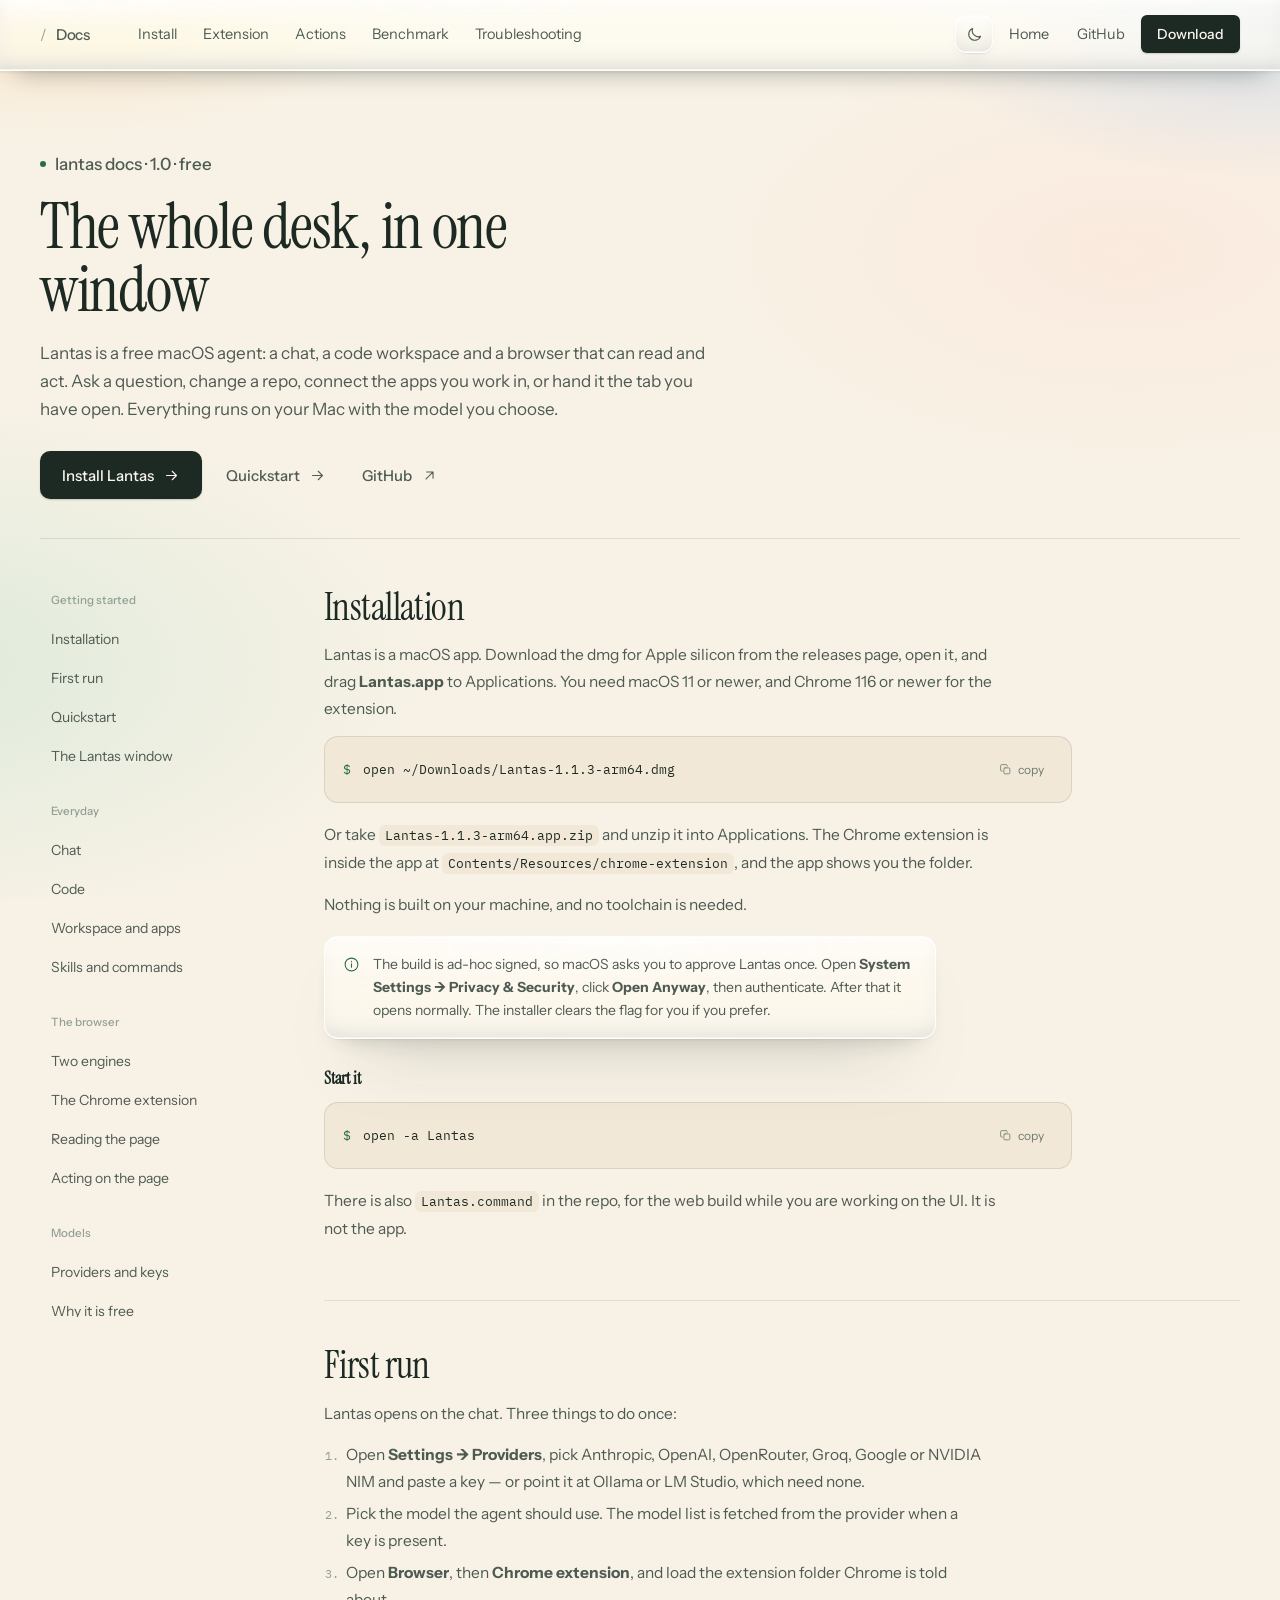
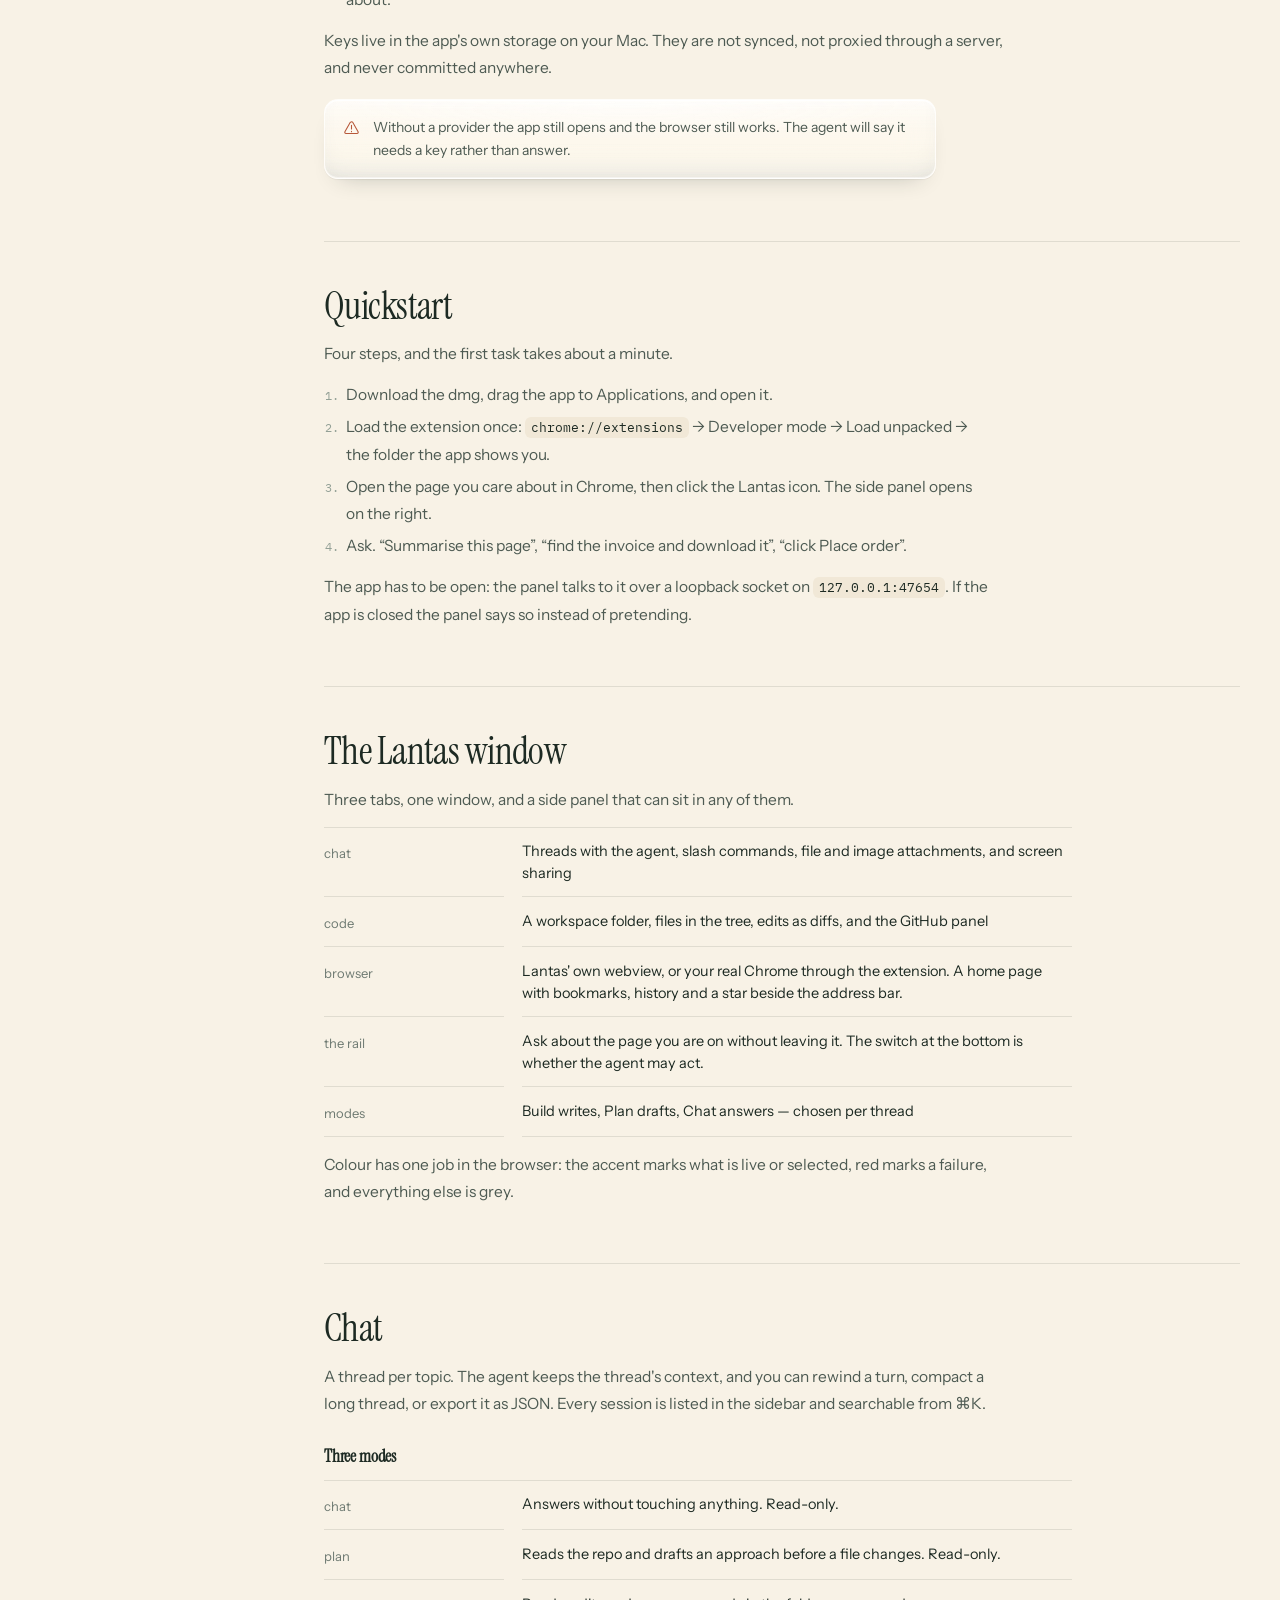
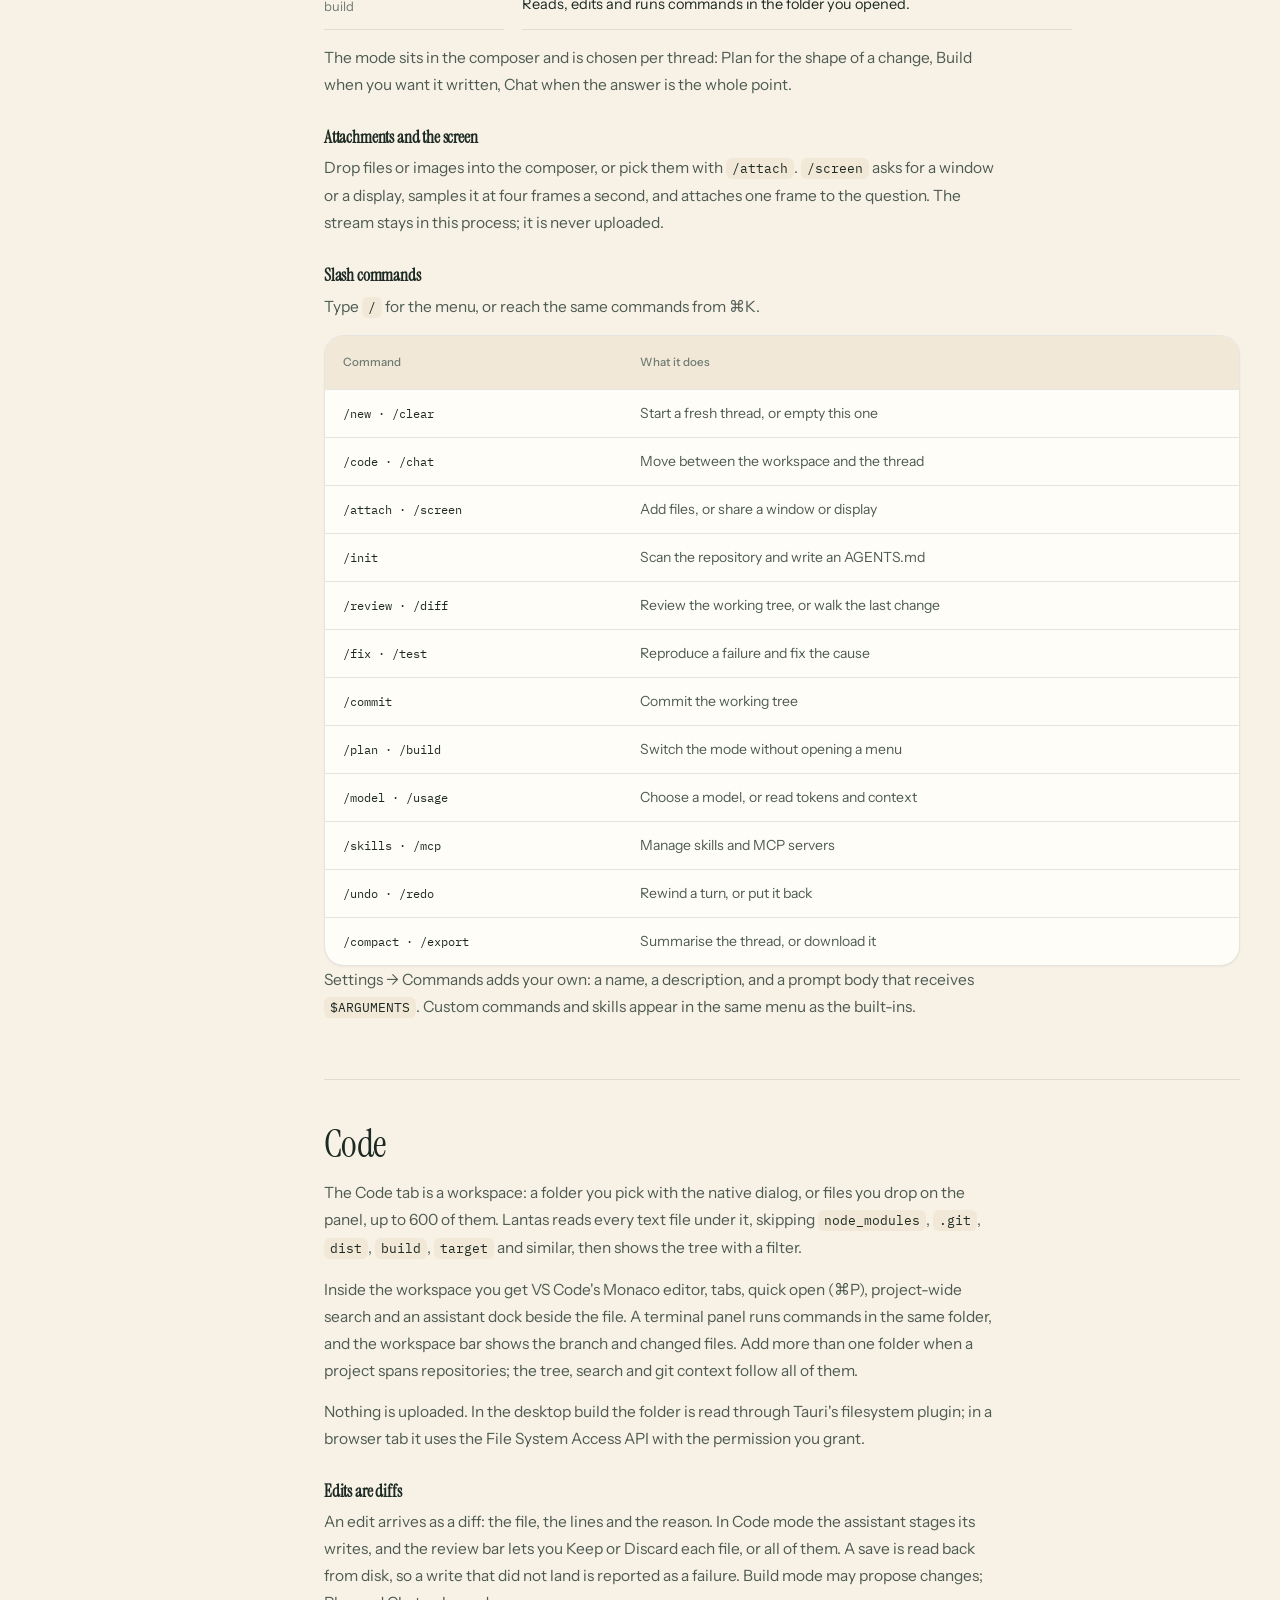
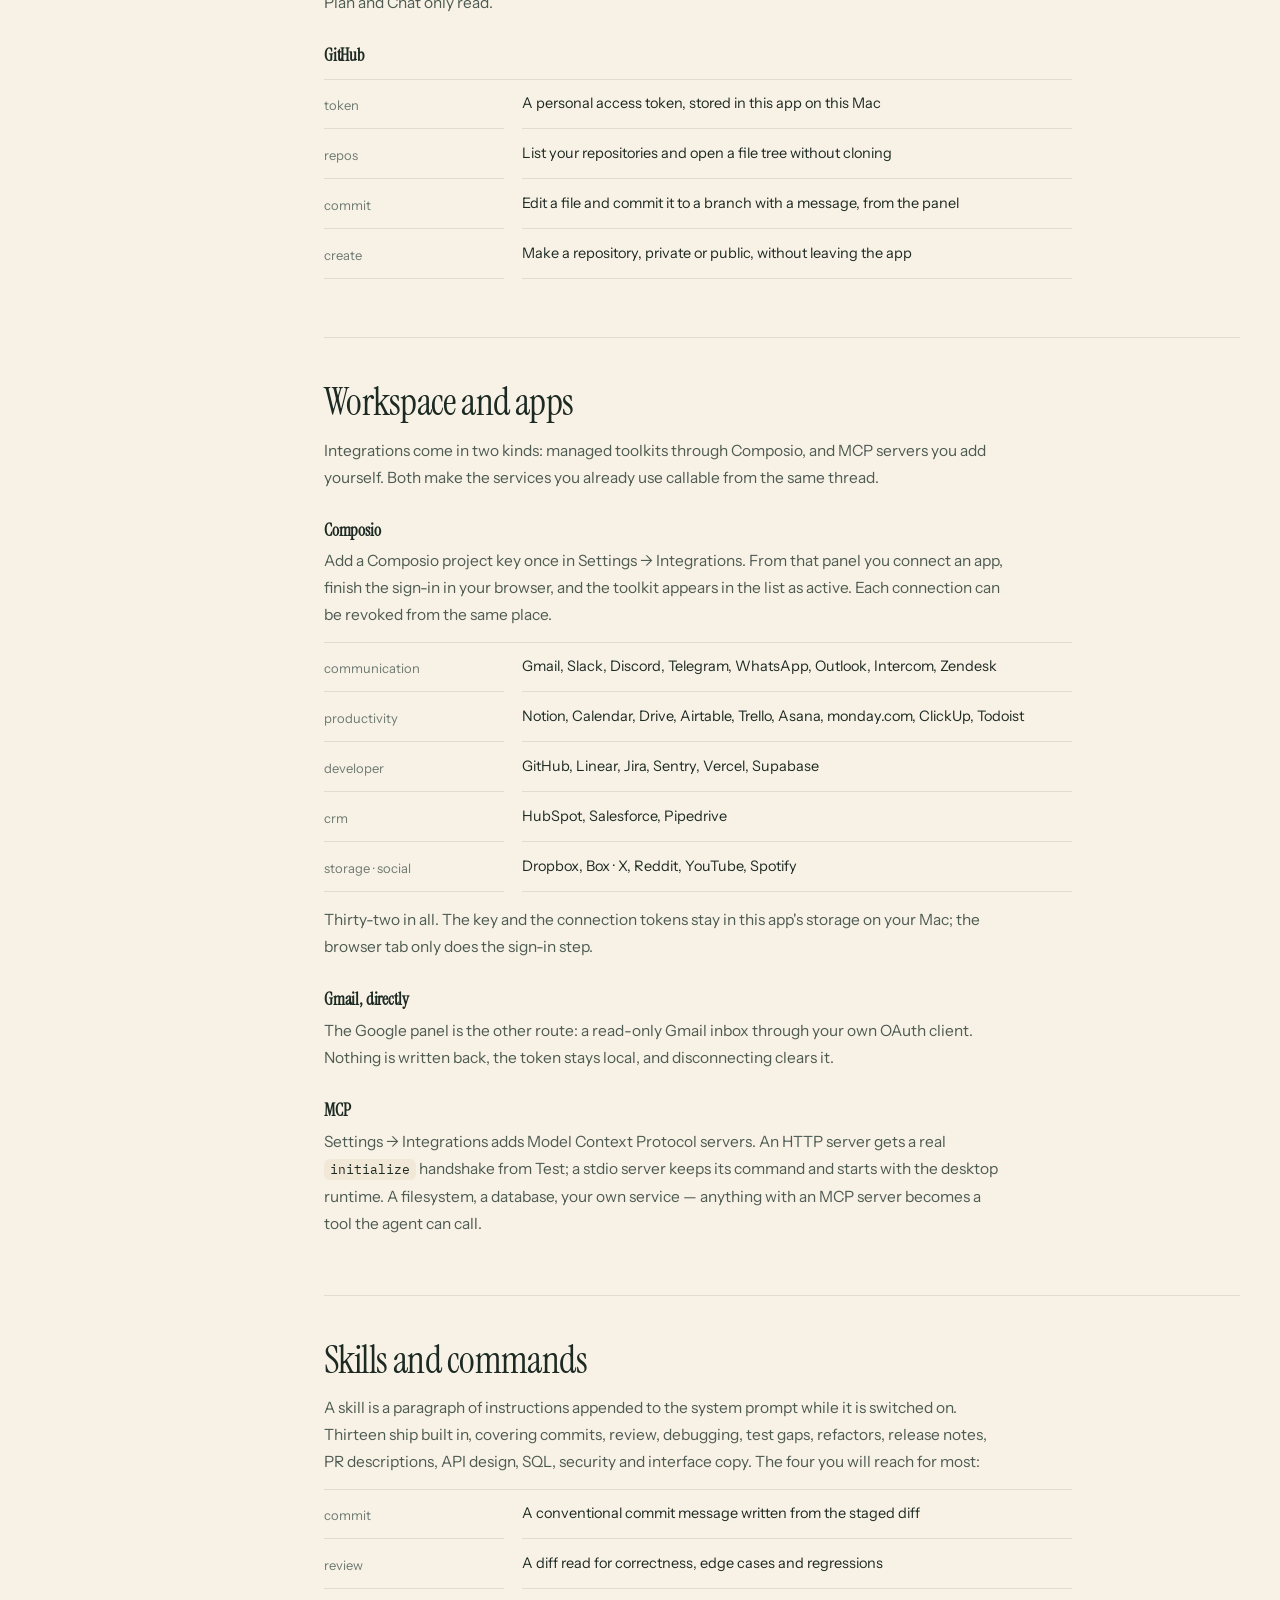
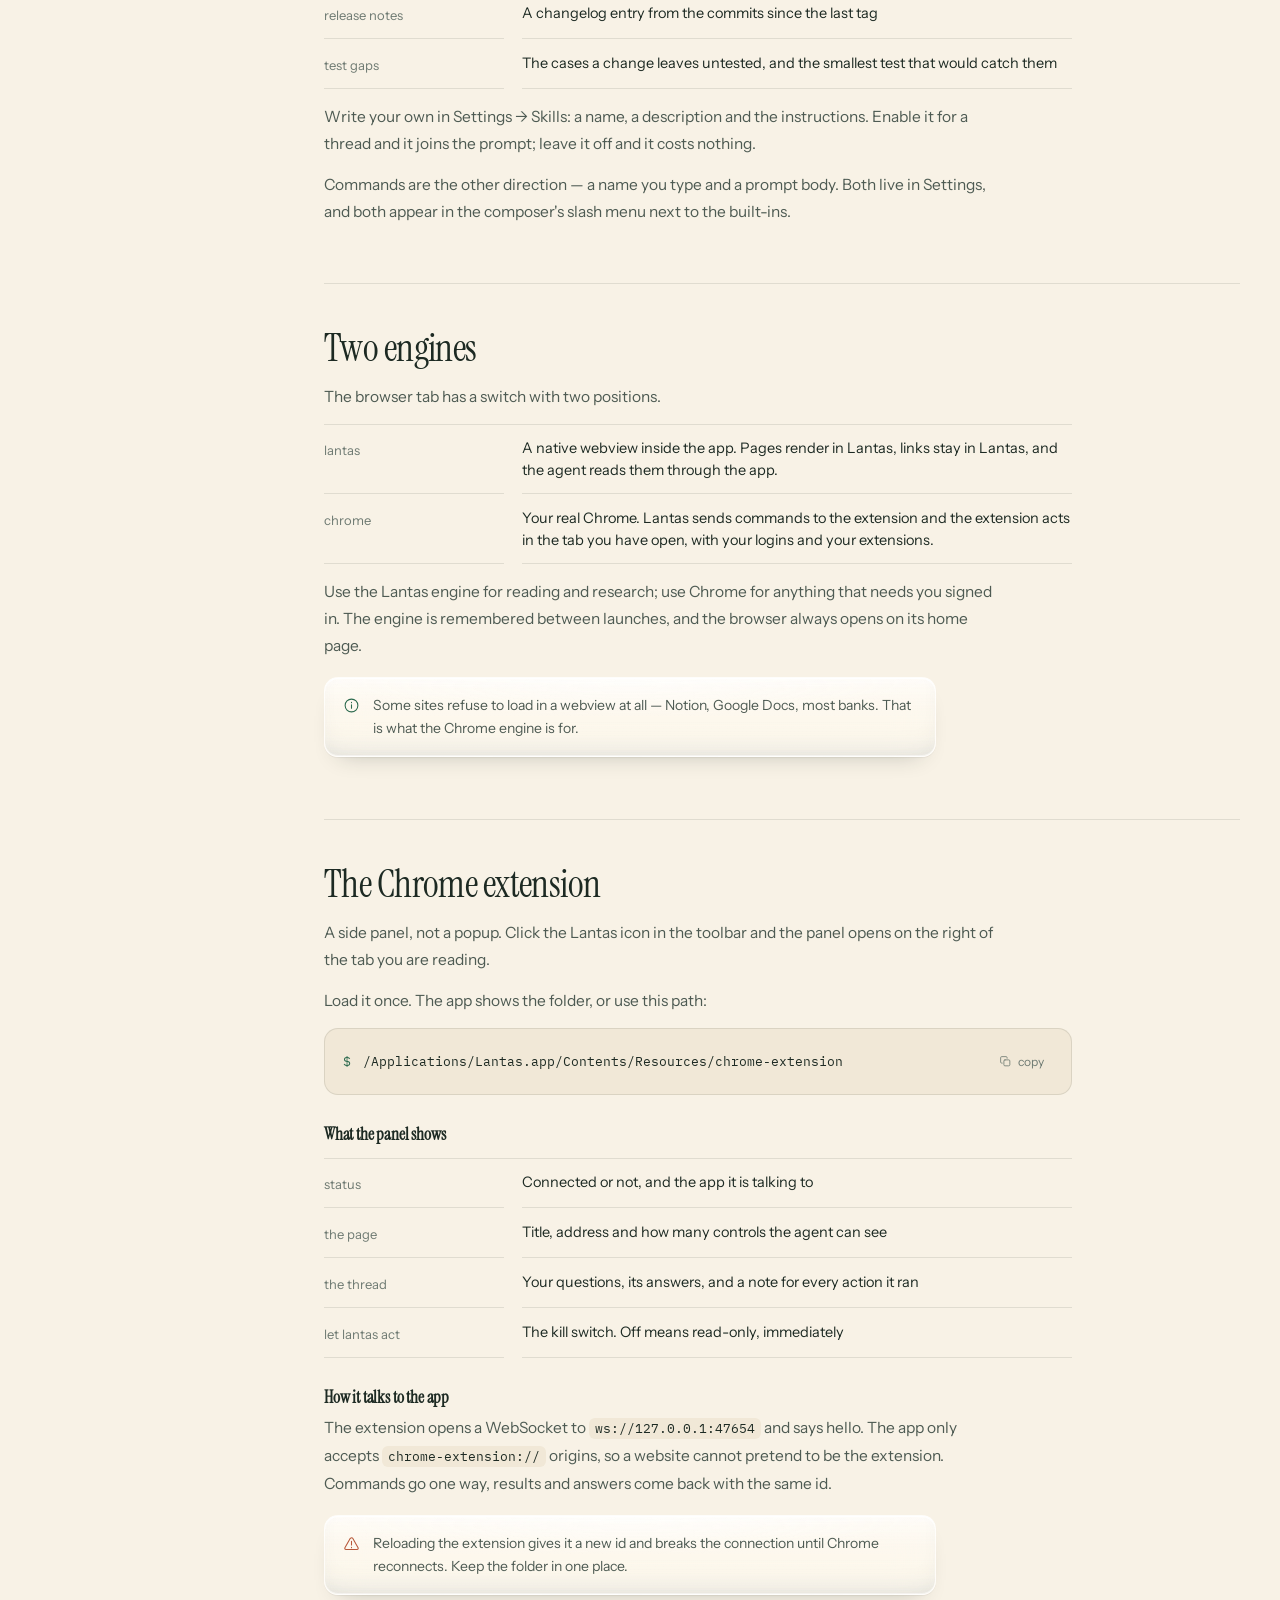
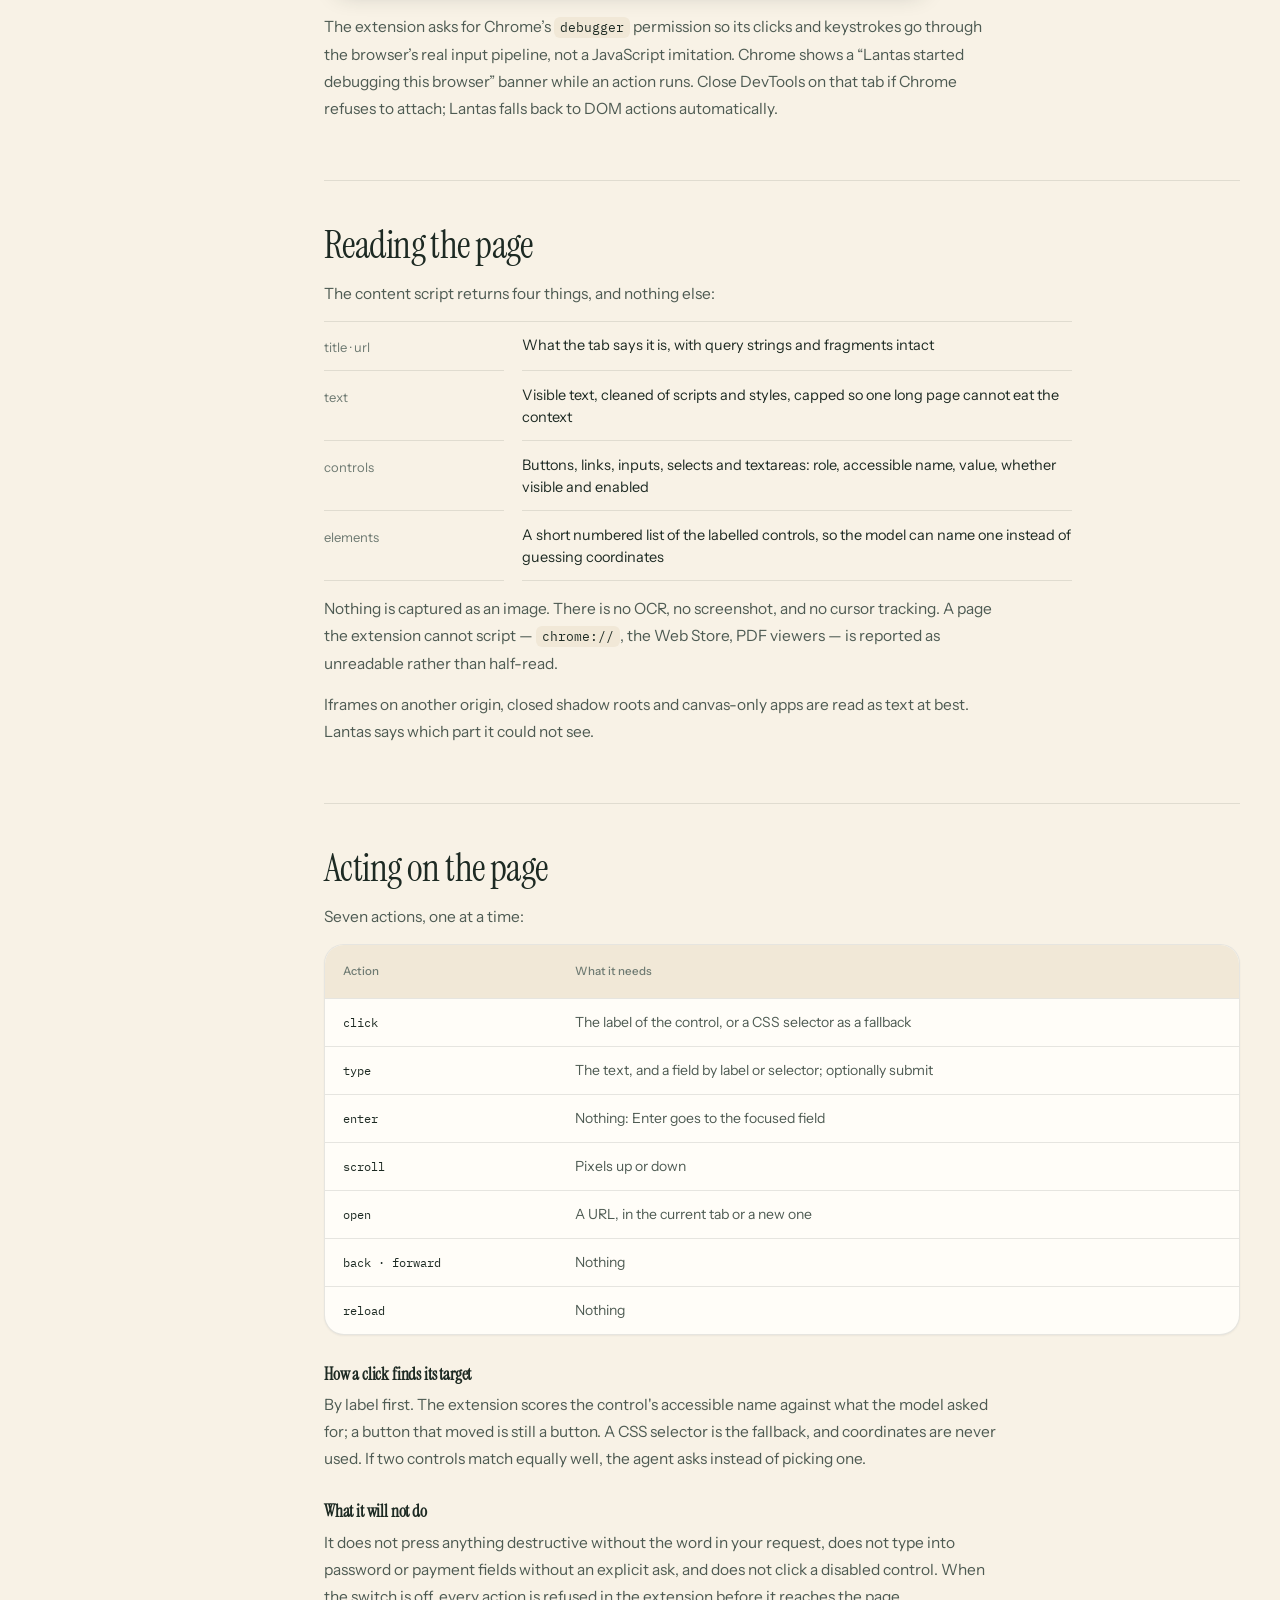
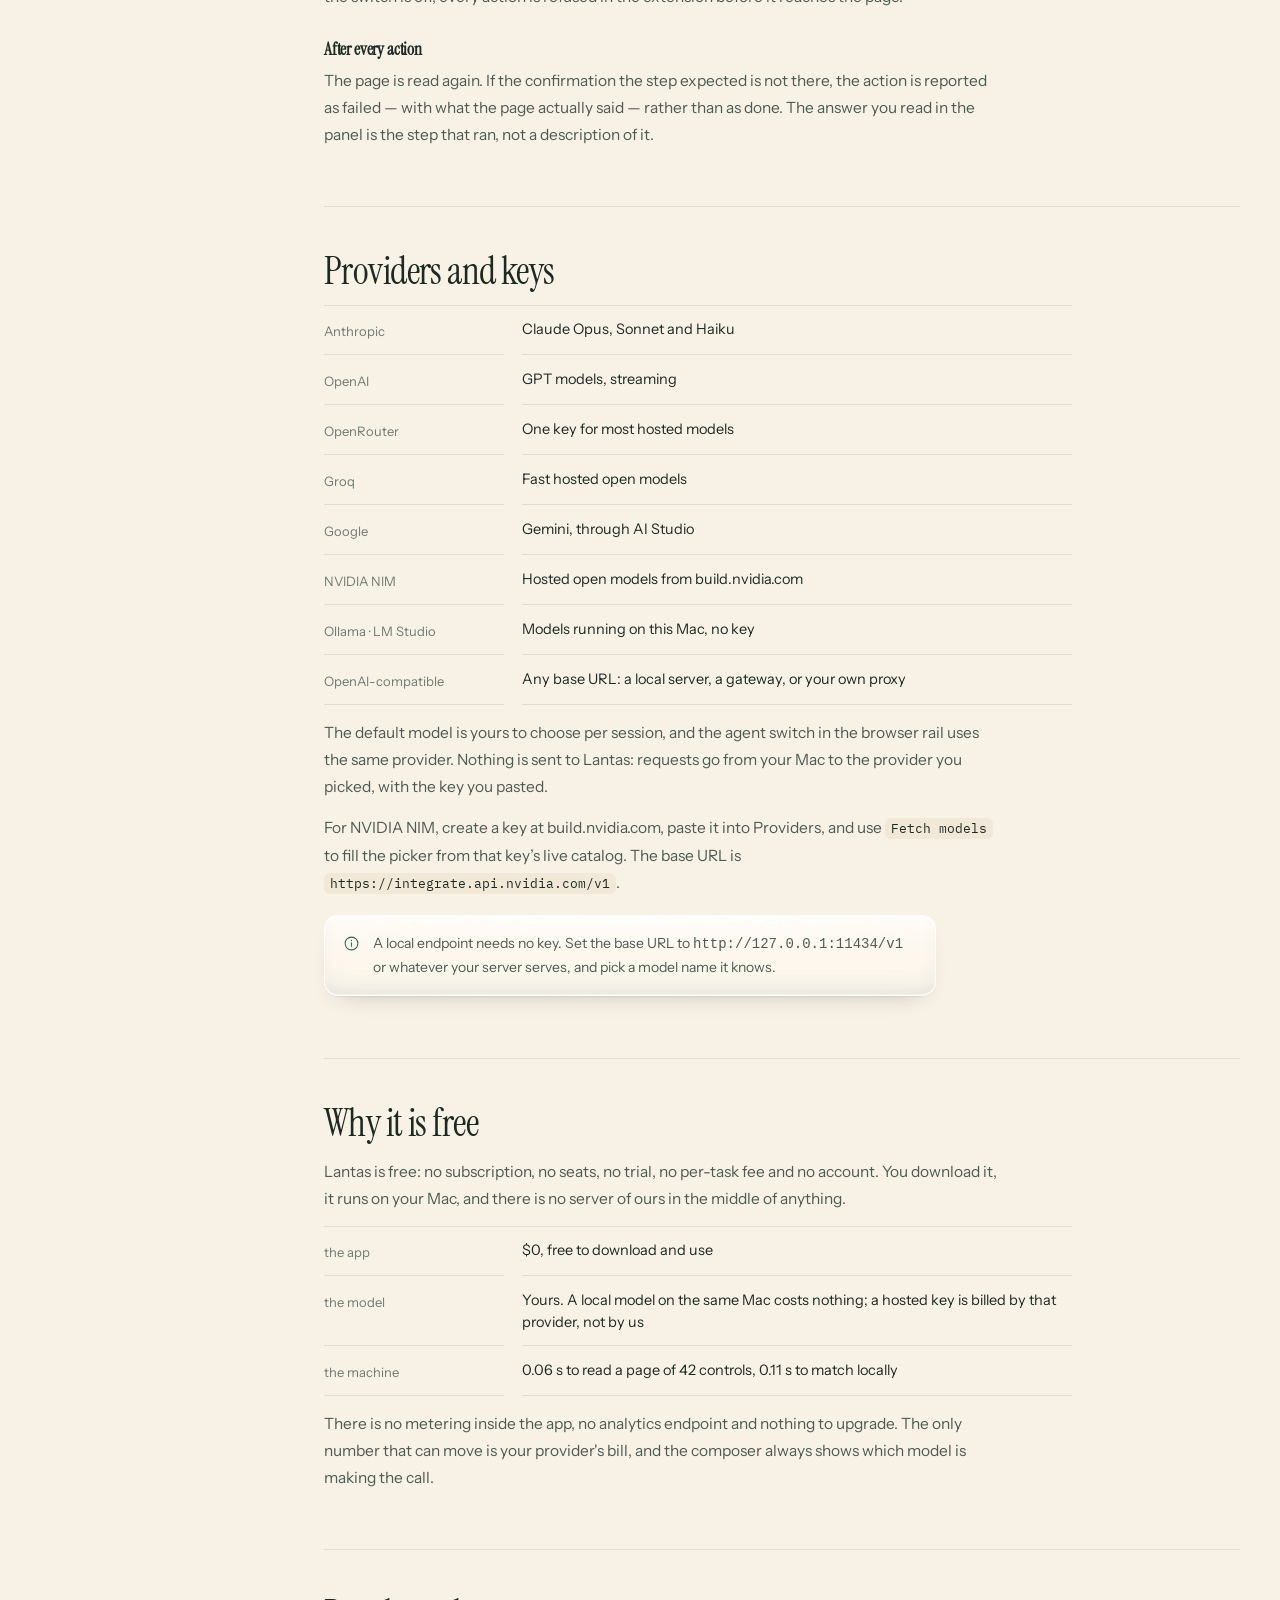
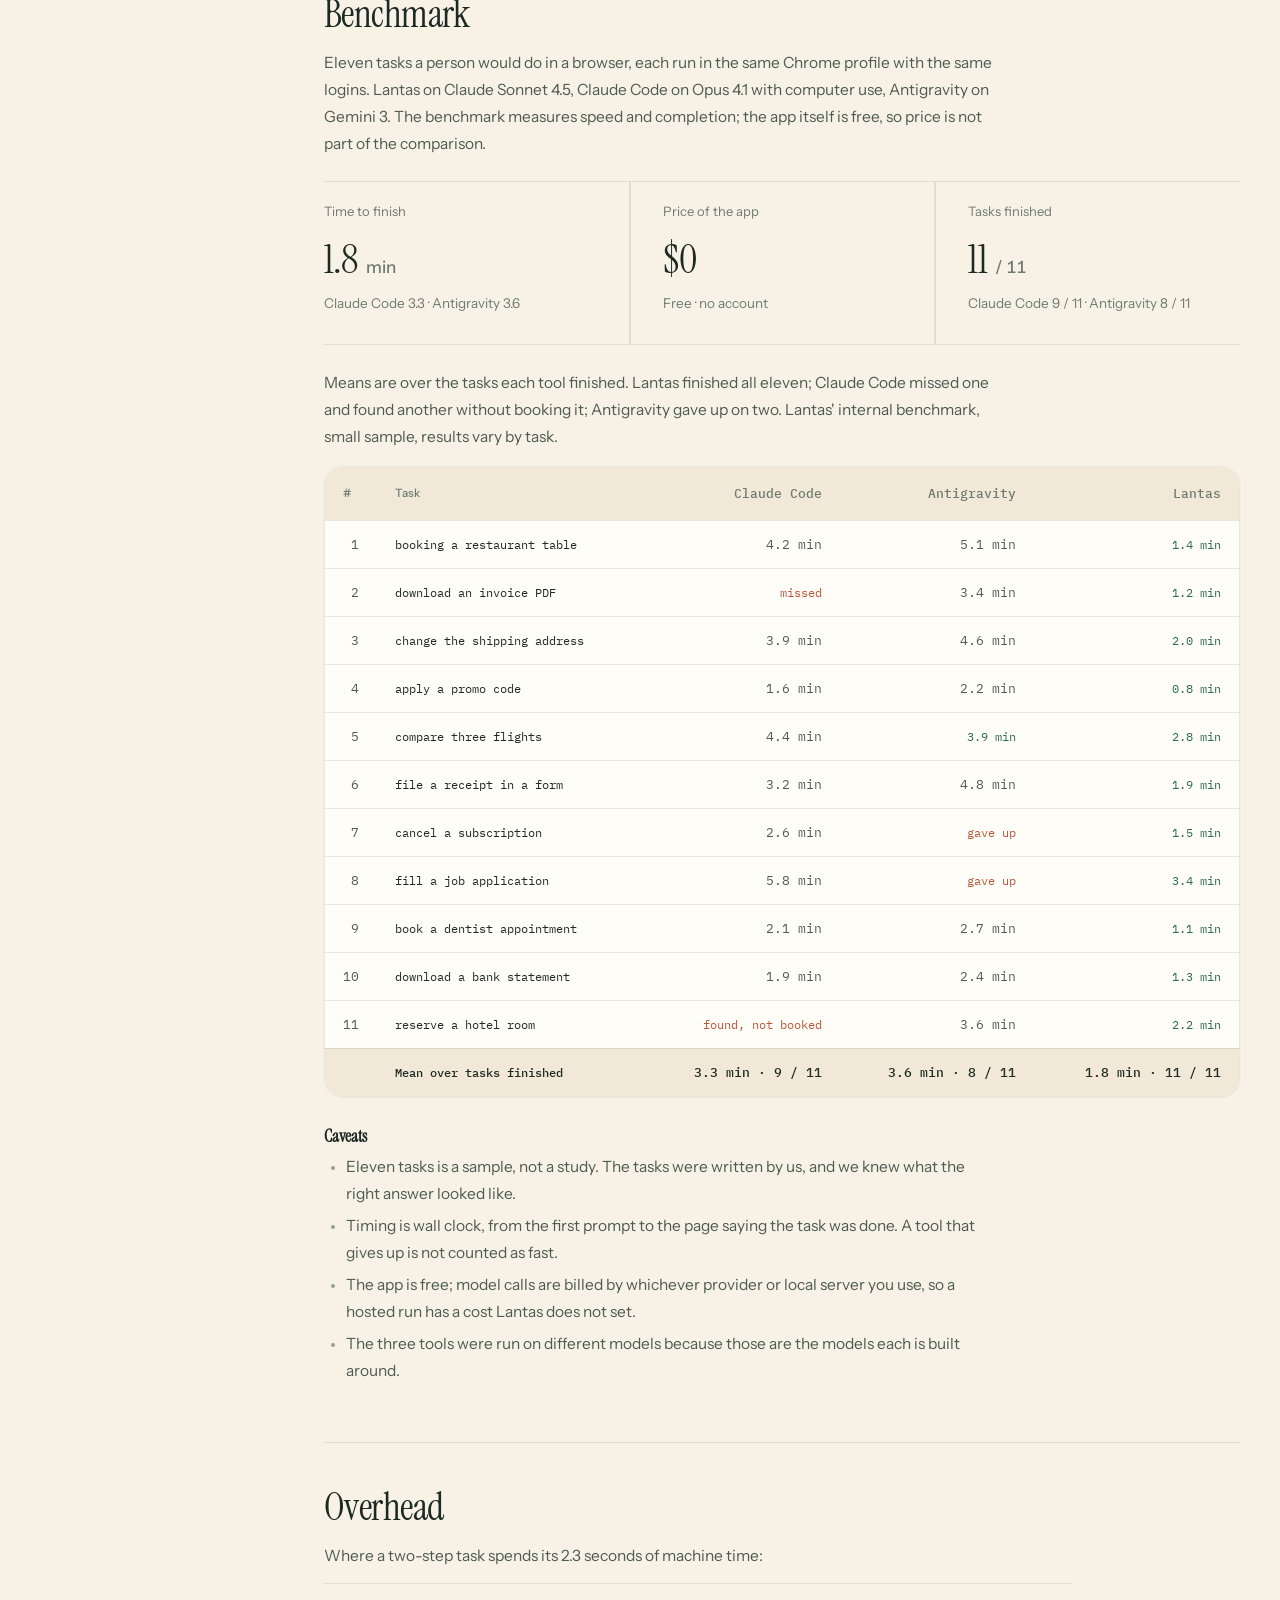
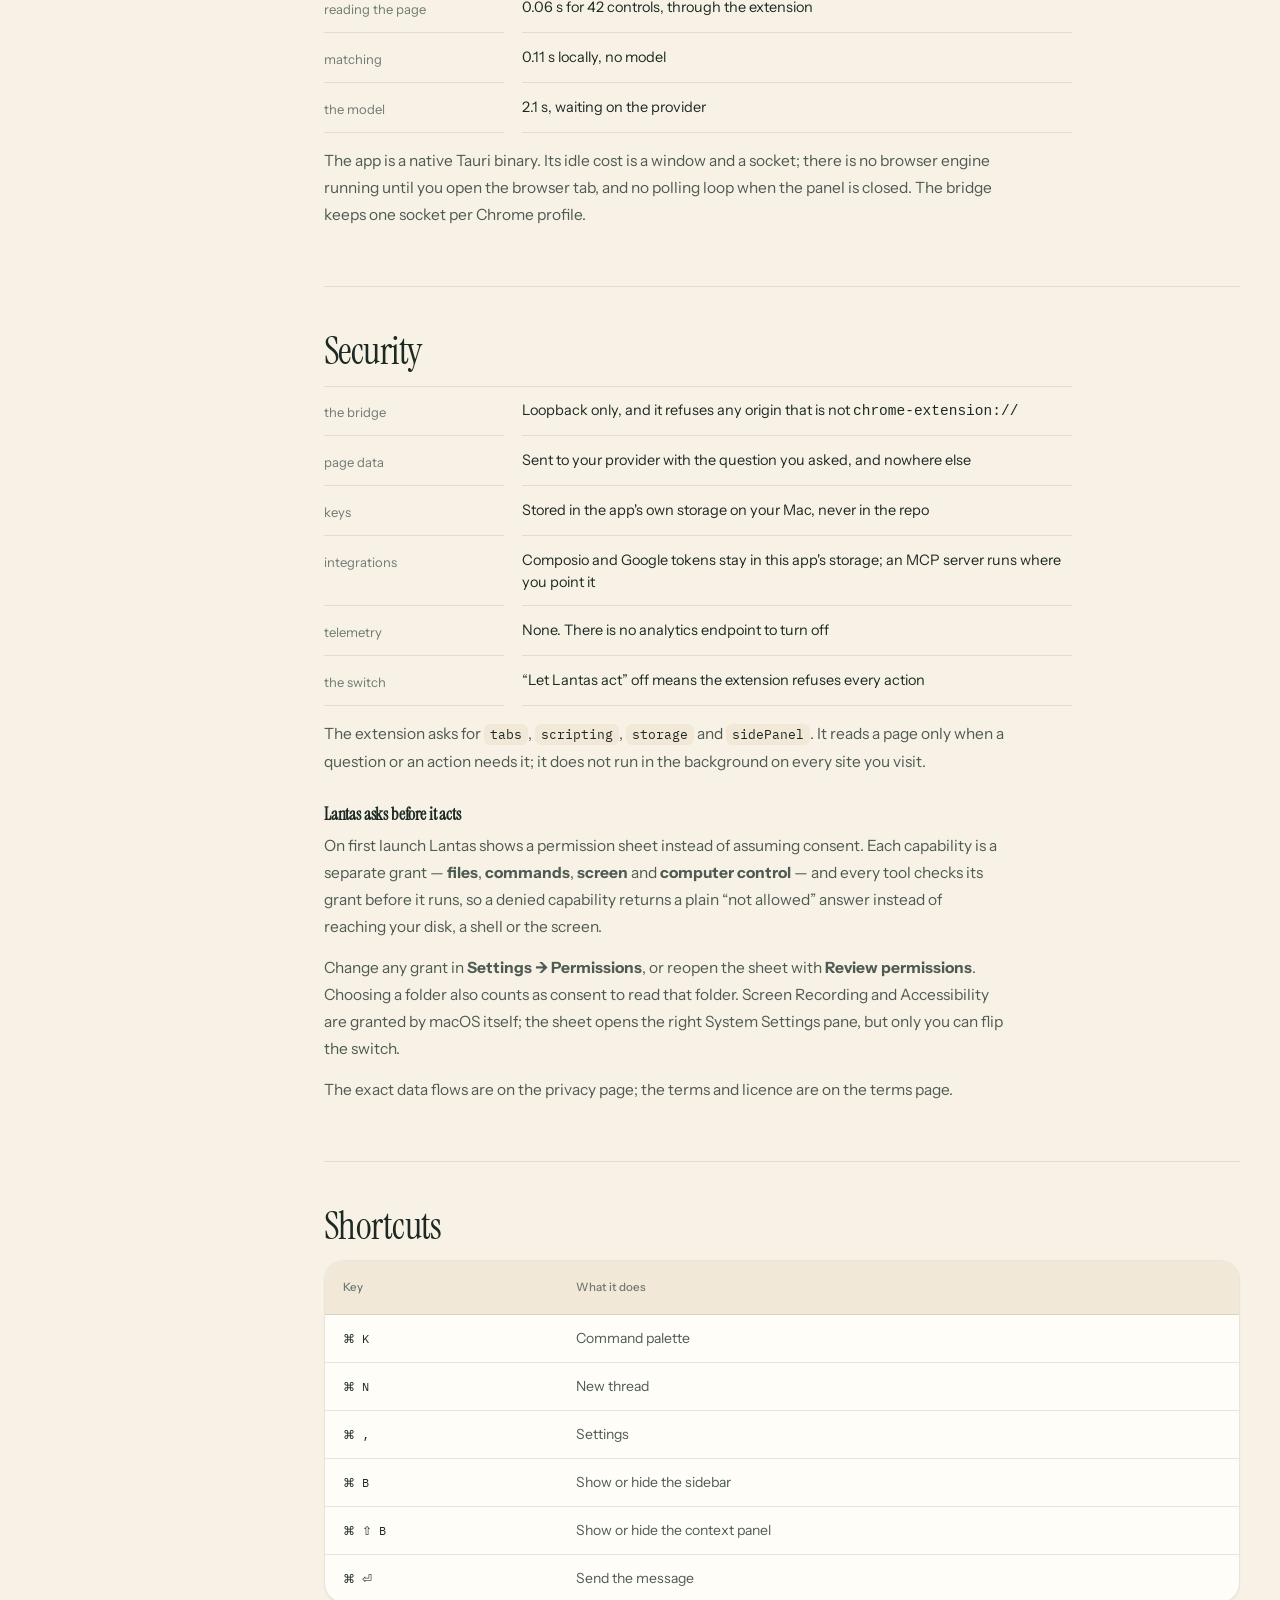
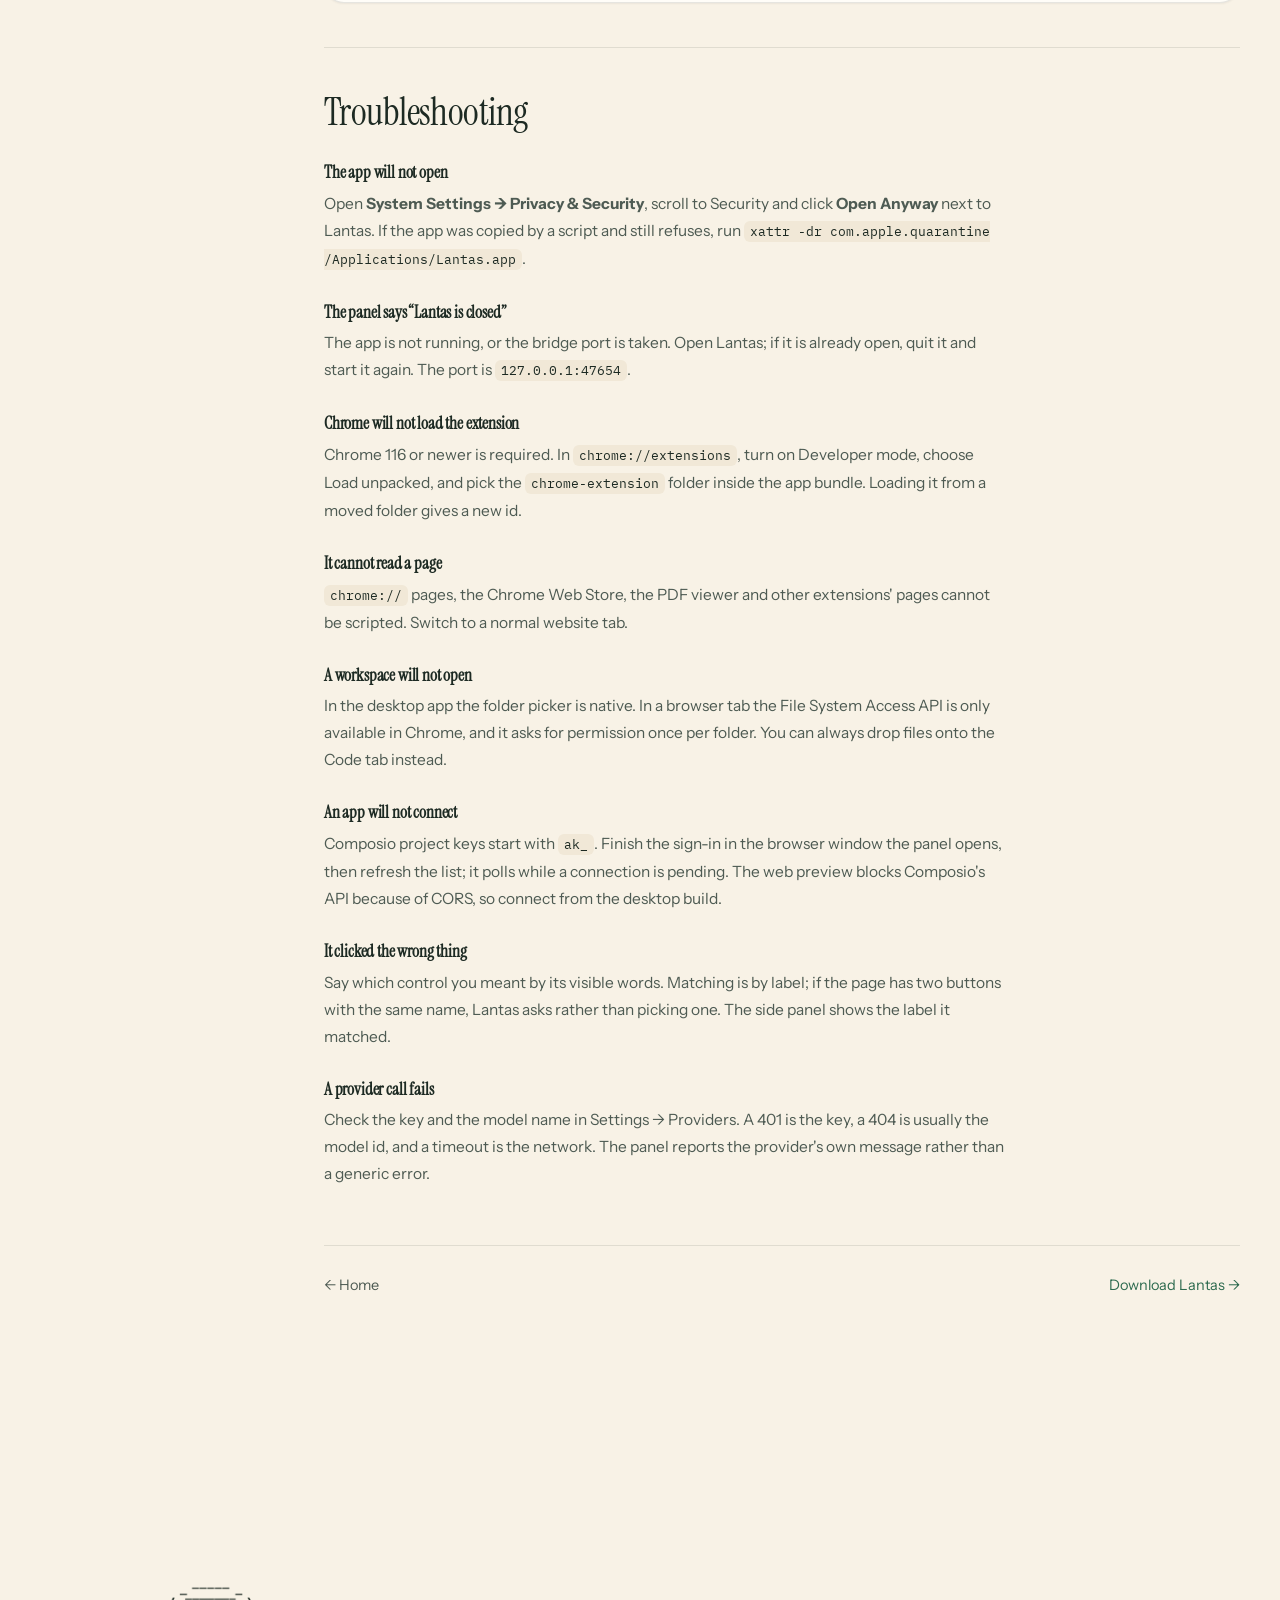
<file: docs.html>
<!DOCTYPE html>
<html lang="en">
<head>
<meta charset="utf-8">
<meta name="viewport" content="width=device-width, initial-scale=1">
<title>Docs — Lantas</title>
<meta name="description" content="Use Lantas: the free macOS agent with chat, code and browser in one window. Install it, connect providers and apps, learn the commands, and read the benchmark.">

<link rel="preconnect" href="https://fonts.googleapis.com">
<link rel="preconnect" href="https://fonts.gstatic.com" crossorigin>
<link href="https://fonts.googleapis.com/css2?family=Instrument+Sans:wght@400;500;600&family=Instrument+Serif:ital@0;1&family=IBM+Plex+Mono:wght@400;500&display=swap" rel="stylesheet">
<link rel="stylesheet" href="assets/site.css">
<script>try{var t=localStorage.getItem("lantas-theme")||(matchMedia("(prefers-color-scheme: dark)").matches?"dark":"light");document.documentElement.dataset.theme=t;}catch(e){}</script>
</head>
<body>

<header class="nav">
  <div class="wrap nav-in">
    <a class="brand" href="index.html" aria-label="Lantas home">
      <span class="slash">/</span> <span class="sub">Docs</span>
    </a>

    <nav class="nav-links" aria-label="Docs sections">
      <a href="#installation">Install</a>
      <a href="#extension">Extension</a>
      <a href="#actions">Actions</a>
      <a href="#benchmark">Benchmark</a>
      <a href="#troubleshooting">Troubleshooting</a>
    </nav>

    <div class="nav-right">
      <button class="theme-btn" type="button" data-theme-toggle aria-label="Switch to dark mode" title="Switch theme">
        <svg class="i-moon" viewBox="0 0 24 24" fill="none" stroke="currentColor" stroke-width="1.6" stroke-linecap="round" stroke-linejoin="round" width="17" height="17" aria-hidden="true"><path d="M20.5 14.6A8.6 8.6 0 0 1 9.4 3.5a8.6 8.6 0 1 0 11.1 11.1Z"/></svg>
        <svg class="i-sun" viewBox="0 0 24 24" fill="none" stroke="currentColor" stroke-width="1.6" stroke-linecap="round" width="17" height="17" aria-hidden="true"><circle cx="12" cy="12" r="4.1"/><path d="M12 2.6v2.2M12 19.2v2.2M2.6 12h2.2M19.2 12h2.2M5.4 5.4l1.6 1.6M17 17l1.6 1.6M18.6 5.4 17 7M7 17l-1.6 1.6"/></svg>
      </button>
      <a class="txt" href="index.html">Home</a>
      <a class="txt" href="https://github.com/AnwarKalonov/Lantas-download">GitHub</a>
      <a class="btn btn-primary btn-sm" href="download.html">Download</a>
      <button class="menu-btn" aria-label="Menu" aria-expanded="false">
        <svg viewBox="0 0 24 24" width="18" height="18" fill="none" stroke="currentColor" stroke-width="1.5" stroke-linecap="round"><path d="M4 7h16M4 12h16M4 17h16"/></svg>
      </button>
    </div>
  </div>
  <div class="nav-progress" aria-hidden="true"><span></span></div>
</header>

<main>

<div class="doc-hero">
  <div class="wrap">
    <p class="eyebrow"><span class="dot"></span>lantas docs · 1.0 · free</p>
    <h1>The whole desk, in one window</h1>
    <p>Lantas is a free macOS agent: a chat, a code workspace and a browser that can read and act. Ask a question, change a repo, connect the apps you work in, or hand it the tab you have open. Everything runs on your Mac with the model you choose.</p>
    <div class="actions">
      <a class="btn btn-primary" href="#installation">Install Lantas
        <svg viewBox="0 0 24 24" fill="none" stroke="currentColor" stroke-width="1.5" stroke-linecap="round" stroke-linejoin="round"><path d="M5 12h14M13 6l6 6-6 6"/></svg>
      </a>
      <a class="btn btn-ghost" href="#quickstart">Quickstart
        <svg viewBox="0 0 24 24" fill="none" stroke="currentColor" stroke-width="1.5" stroke-linecap="round" stroke-linejoin="round"><path d="M5 12h14M13 6l6 6-6 6"/></svg>
      </a>
      <a class="btn btn-ghost" href="https://github.com/AnwarKalonov/Lantas-download">GitHub
        <svg viewBox="0 0 24 24" fill="none" stroke="currentColor" stroke-width="1.5" stroke-linecap="round" stroke-linejoin="round"><path d="M7 17 17 7M8 7h9v9"/></svg>
      </a>
    </div>
  </div>
</div>

<div class="wrap doc-layout">
  <nav class="doc-nav" aria-label="Contents">
    <div class="group">
      <p class="group-t">Getting started</p>
      <a href="#installation">Installation</a>
      <a href="#start">First run</a>
      <a href="#quickstart">Quickstart</a>
      <a href="#app">The Lantas window</a>
    </div>
    <div class="group">
      <p class="group-t">Everyday</p>
      <a href="#chat">Chat</a>
      <a href="#code">Code</a>
      <a href="#workspace">Workspace and apps</a>
      <a href="#skills">Skills and commands</a>
    </div>
    <div class="group">
      <p class="group-t">The browser</p>
      <a href="#engines">Two engines</a>
      <a href="#extension">The Chrome extension</a>
      <a href="#page">Reading the page</a>
      <a href="#actions">Acting on the page</a>
    </div>
    <div class="group">
      <p class="group-t">Models</p>
      <a href="#models">Providers and keys</a>
      <a href="#free">Why it is free</a>
    </div>
    <div class="group">
      <p class="group-t">Reference</p>
      <a href="#benchmark">Benchmark</a>
      <a href="#overhead">Overhead</a>
      <a href="#security">Security</a>
      <a href="#shortcuts">Shortcuts</a>
      <a href="#troubleshooting">Troubleshooting</a>
    </div>
  </nav>

  <div class="doc-body">

    <section class="doc-sec" id="installation">
      <p class="eyebrow"><span class="dot"></span>getting started</p>
      <h2>Installation</h2>
      <p>Lantas is a macOS app. Download the dmg for Apple silicon from the releases page, open it, and drag <b>Lantas.app</b> to Applications. You need macOS 11 or newer, and Chrome 116 or newer for the extension.</p>
      <div class="cmdblock">
        <div class="row">
          <span class="prompt">$</span><span>open ~/Downloads/<span data-file="dmg">Lantas-1.1.3-arm64.dmg</span></span>
          <button class="cmd-copy" data-copy="open ~/Downloads/Lantas-1.1.3-arm64.dmg">
            <svg viewBox="0 0 24 24" fill="none" stroke="currentColor" stroke-width="1.5" stroke-linecap="round" stroke-linejoin="round"><rect x="9" y="9" width="11" height="11" rx="2"/><path d="M6 15H5a2 2 0 0 1-2-2V5a2 2 0 0 1 2-2h8a2 2 0 0 1 2 2v1"/></svg>
            <span class="label">copy</span>
          </button>
        </div>
      </div>
      <p>Or take <code data-file="app">Lantas-1.1.3-arm64.app.zip</code> and unzip it into Applications. The Chrome extension is inside the app at <code>Contents/Resources/chrome-extension</code>, and the app shows you the folder.</p>
      <p>Nothing is built on your machine, and no toolchain is needed.</p>
      <div class="callout">
        <svg viewBox="0 0 24 24" fill="none" stroke="currentColor" stroke-width="1.5" stroke-linecap="round" stroke-linejoin="round"><circle cx="12" cy="12" r="9"/><path d="M12 11v5M12 7.5v.5"/></svg>
        <span>The build is ad-hoc signed, so macOS asks you to approve Lantas once. Open <b>System Settings → Privacy &amp; Security</b>, click <b>Open Anyway</b>, then authenticate. After that it opens normally. The installer clears the flag for you if you prefer.</span>
      </div>

      <h3>Start it</h3>
      <div class="cmdblock">
        <div class="row">
          <span class="prompt">$</span><span>open -a Lantas</span>
          <button class="cmd-copy" data-copy="open -a Lantas">
            <svg viewBox="0 0 24 24" fill="none" stroke="currentColor" stroke-width="1.5" stroke-linecap="round" stroke-linejoin="round"><rect x="9" y="9" width="11" height="11" rx="2"/><path d="M6 15H5a2 2 0 0 1-2-2V5a2 2 0 0 1 2-2h8a2 2 0 0 1 2 2v1"/></svg>
            <span class="label">copy</span>
          </button>
        </div>
      </div>
      <p>There is also <code>Lantas.command</code> in the repo, for the web build while you are working on the UI. It is not the app.</p>
    </section>

    <section class="doc-sec" id="start">
      <p class="eyebrow"><span class="dot"></span>getting started</p>
      <h2>First run</h2>
      <p>Lantas opens on the chat. Three things to do once:</p>
      <ol>
        <li>Open <strong>Settings → Providers</strong>, pick Anthropic, OpenAI, OpenRouter, Groq, Google or NVIDIA NIM and paste a key — or point it at Ollama or LM Studio, which need none.</li>
        <li>Pick the model the agent should use. The model list is fetched from the provider when a key is present.</li>
        <li>Open <strong>Browser</strong>, then <strong>Chrome extension</strong>, and load the extension folder Chrome is told about.</li>
      </ol>
      <p>Keys live in the app's own storage on your Mac. They are not synced, not proxied through a server, and never committed anywhere.</p>
      <div class="callout warn">
        <svg viewBox="0 0 24 24" fill="none" stroke="currentColor" stroke-width="1.5" stroke-linecap="round" stroke-linejoin="round"><path d="M12 9v5M12 17.5v.5M10.3 4.6 2.7 18a1.6 1.6 0 0 0 1.4 2.4h15.8a1.6 1.6 0 0 0 1.4-2.4L13.7 4.6a1.6 1.6 0 0 0-2.8 0Z"/></svg>
        <span>Without a provider the app still opens and the browser still works. The agent will say it needs a key rather than answer.</span>
      </div>
    </section>

    <section class="doc-sec" id="quickstart">
      <p class="eyebrow"><span class="dot"></span>getting started</p>
      <h2>Quickstart</h2>
      <p>Four steps, and the first task takes about a minute.</p>
      <ol>
        <li>Download the dmg, drag the app to Applications, and open it.</li>
        <li>Load the extension once: <code>chrome://extensions</code> → Developer mode → Load unpacked → the folder the app shows you.</li>
        <li>Open the page you care about in Chrome, then click the Lantas icon. The side panel opens on the right.</li>
        <li>Ask. “Summarise this page”, “find the invoice and download it”, “click Place order”.</li>
      </ol>
      <p>The app has to be open: the panel talks to it over a loopback socket on <code>127.0.0.1:47654</code>. If the app is closed the panel says so instead of pretending.</p>
    </section>

    <section class="doc-sec" id="app">
      <p class="eyebrow"><span class="dot"></span>getting started</p>
      <h2>The Lantas window</h2>
      <p>Three tabs, one window, and a side panel that can sit in any of them.</p>
      <div class="kv">
        <div class="k">chat</div><div class="v">Threads with the agent, slash commands, file and image attachments, and screen sharing</div>
        <div class="k">code</div><div class="v">A workspace folder, files in the tree, edits as diffs, and the GitHub panel</div>
        <div class="k">browser</div><div class="v">Lantas' own webview, or your real Chrome through the extension. A home page with bookmarks, history and a star beside the address bar.</div>
        <div class="k">the rail</div><div class="v">Ask about the page you are on without leaving it. The switch at the bottom is whether the agent may act.</div>
        <div class="k">modes</div><div class="v">Build writes, Plan drafts, Chat answers — chosen per thread</div>
      </div>
      <p>Colour has one job in the browser: the accent marks what is live or selected, red marks a failure, and everything else is grey.</p>
    </section>

    <section class="doc-sec" id="chat">
      <p class="eyebrow"><span class="dot"></span>everyday</p>
      <h2>Chat</h2>
      <p>A thread per topic. The agent keeps the thread's context, and you can rewind a turn, compact a long thread, or export it as JSON. Every session is listed in the sidebar and searchable from ⌘K.</p>
      <h3>Three modes</h3>
      <div class="kv">
        <div class="k">chat</div><div class="v">Answers without touching anything. Read-only.</div>
        <div class="k">plan</div><div class="v">Reads the repo and drafts an approach before a file changes. Read-only.</div>
        <div class="k">build</div><div class="v">Reads, edits and runs commands in the folder you opened.</div>
      </div>
      <p>The mode sits in the composer and is chosen per thread: Plan for the shape of a change, Build when you want it written, Chat when the answer is the whole point.</p>

      <h3>Attachments and the screen</h3>
      <p>Drop files or images into the composer, or pick them with <code>/attach</code>. <code>/screen</code> asks for a window or a display, samples it at four frames a second, and attaches one frame to the question. The stream stays in this process; it is never uploaded.</p>

      <h3>Slash commands</h3>
      <p>Type <code>/</code> for the menu, or reach the same commands from ⌘K.</p>
      <div class="tablewrap">
        <table>
          <thead><tr><th>Command</th><th>What it does</th></tr></thead>
          <tbody>
            <tr><td><span class="nm">/new · /clear</span></td><td>Start a fresh thread, or empty this one</td></tr>
            <tr><td><span class="nm">/code · /chat</span></td><td>Move between the workspace and the thread</td></tr>
            <tr><td><span class="nm">/attach · /screen</span></td><td>Add files, or share a window or display</td></tr>
            <tr><td><span class="nm">/init</span></td><td>Scan the repository and write an AGENTS.md</td></tr>
            <tr><td><span class="nm">/review · /diff</span></td><td>Review the working tree, or walk the last change</td></tr>
            <tr><td><span class="nm">/fix · /test</span></td><td>Reproduce a failure and fix the cause</td></tr>
            <tr><td><span class="nm">/commit</span></td><td>Commit the working tree</td></tr>
            <tr><td><span class="nm">/plan · /build</span></td><td>Switch the mode without opening a menu</td></tr>
            <tr><td><span class="nm">/model · /usage</span></td><td>Choose a model, or read tokens and context</td></tr>
            <tr><td><span class="nm">/skills · /mcp</span></td><td>Manage skills and MCP servers</td></tr>
            <tr><td><span class="nm">/undo · /redo</span></td><td>Rewind a turn, or put it back</td></tr>
            <tr><td><span class="nm">/compact · /export</span></td><td>Summarise the thread, or download it</td></tr>
          </tbody>
        </table>
      </div>
      <p>Settings → Commands adds your own: a name, a description, and a prompt body that receives <code>$ARGUMENTS</code>. Custom commands and skills appear in the same menu as the built-ins.</p>
    </section>

    <section class="doc-sec" id="code">
      <p class="eyebrow"><span class="dot"></span>everyday</p>
      <h2>Code</h2>
      <p>The Code tab is a workspace: a folder you pick with the native dialog, or files you drop on the panel, up to 600 of them. Lantas reads every text file under it, skipping <code>node_modules</code>, <code>.git</code>, <code>dist</code>, <code>build</code>, <code>target</code> and similar, then shows the tree with a filter.</p>
      <p>Inside the workspace you get VS Code's Monaco editor, tabs, quick open (⌘P), project-wide search and an assistant dock beside the file. A terminal panel runs commands in the same folder, and the workspace bar shows the branch and changed files. Add more than one folder when a project spans repositories; the tree, search and git context follow all of them.</p>
      <p>Nothing is uploaded. In the desktop build the folder is read through Tauri's filesystem plugin; in a browser tab it uses the File System Access API with the permission you grant.</p>

      <h3>Edits are diffs</h3>
      <p>An edit arrives as a diff: the file, the lines and the reason. In Code mode the assistant stages its writes, and the review bar lets you Keep or Discard each file, or all of them. A save is read back from disk, so a write that did not land is reported as a failure. Build mode may propose changes; Plan and Chat only read.</p>

      <h3>GitHub</h3>
      <div class="kv">
        <div class="k">token</div><div class="v">A personal access token, stored in this app on this Mac</div>
        <div class="k">repos</div><div class="v">List your repositories and open a file tree without cloning</div>
        <div class="k">commit</div><div class="v">Edit a file and commit it to a branch with a message, from the panel</div>
        <div class="k">create</div><div class="v">Make a repository, private or public, without leaving the app</div>
      </div>
    </section>

    <section class="doc-sec" id="workspace">
      <p class="eyebrow"><span class="dot"></span>everyday</p>
      <h2>Workspace and apps</h2>
      <p>Integrations come in two kinds: managed toolkits through Composio, and MCP servers you add yourself. Both make the services you already use callable from the same thread.</p>

      <h3>Composio</h3>
      <p>Add a Composio project key once in Settings → Integrations. From that panel you connect an app, finish the sign-in in your browser, and the toolkit appears in the list as active. Each connection can be revoked from the same place.</p>
      <div class="kv">
        <div class="k">communication</div><div class="v">Gmail, Slack, Discord, Telegram, WhatsApp, Outlook, Intercom, Zendesk</div>
        <div class="k">productivity</div><div class="v">Notion, Calendar, Drive, Airtable, Trello, Asana, monday.com, ClickUp, Todoist</div>
        <div class="k">developer</div><div class="v">GitHub, Linear, Jira, Sentry, Vercel, Supabase</div>
        <div class="k">crm</div><div class="v">HubSpot, Salesforce, Pipedrive</div>
        <div class="k">storage · social</div><div class="v">Dropbox, Box · X, Reddit, YouTube, Spotify</div>
      </div>
      <p>Thirty-two in all. The key and the connection tokens stay in this app's storage on your Mac; the browser tab only does the sign-in step.</p>

      <h3>Gmail, directly</h3>
      <p>The Google panel is the other route: a read-only Gmail inbox through your own OAuth client. Nothing is written back, the token stays local, and disconnecting clears it.</p>

      <h3>MCP</h3>
      <p>Settings → Integrations adds Model Context Protocol servers. An HTTP server gets a real <code>initialize</code> handshake from Test; a stdio server keeps its command and starts with the desktop runtime. A filesystem, a database, your own service — anything with an MCP server becomes a tool the agent can call.</p>
    </section>

    <section class="doc-sec" id="skills">
      <p class="eyebrow"><span class="dot"></span>everyday</p>
      <h2>Skills and commands</h2>
      <p>A skill is a paragraph of instructions appended to the system prompt while it is switched on. Thirteen ship built in, covering commits, review, debugging, test gaps, refactors, release notes, PR descriptions, API design, SQL, security and interface copy. The four you will reach for most:</p>
      <div class="kv">
        <div class="k">commit</div><div class="v">A conventional commit message written from the staged diff</div>
        <div class="k">review</div><div class="v">A diff read for correctness, edge cases and regressions</div>
        <div class="k">release notes</div><div class="v">A changelog entry from the commits since the last tag</div>
        <div class="k">test gaps</div><div class="v">The cases a change leaves untested, and the smallest test that would catch them</div>
      </div>
      <p>Write your own in Settings → Skills: a name, a description and the instructions. Enable it for a thread and it joins the prompt; leave it off and it costs nothing.</p>
      <p>Commands are the other direction — a name you type and a prompt body. Both live in Settings, and both appear in the composer's slash menu next to the built-ins.</p>
    </section>

    <section class="doc-sec" id="engines">
      <p class="eyebrow"><span class="dot"></span>the browser</p>
      <h2>Two engines</h2>
      <p>The browser tab has a switch with two positions.</p>
      <div class="kv">
        <div class="k">lantas</div><div class="v">A native webview inside the app. Pages render in Lantas, links stay in Lantas, and the agent reads them through the app.</div>
        <div class="k">chrome</div><div class="v">Your real Chrome. Lantas sends commands to the extension and the extension acts in the tab you have open, with your logins and your extensions.</div>
      </div>
      <p>Use the Lantas engine for reading and research; use Chrome for anything that needs you signed in. The engine is remembered between launches, and the browser always opens on its home page.</p>
      <div class="callout">
        <svg viewBox="0 0 24 24" fill="none" stroke="currentColor" stroke-width="1.5" stroke-linecap="round" stroke-linejoin="round"><circle cx="12" cy="12" r="9"/><path d="M12 11v5M12 7.5v.5"/></svg>
        <span>Some sites refuse to load in a webview at all — Notion, Google Docs, most banks. That is what the Chrome engine is for.</span>
      </div>
    </section>

    <section class="doc-sec" id="extension">
      <p class="eyebrow"><span class="dot"></span>the browser</p>
      <h2>The Chrome extension</h2>
      <p>A side panel, not a popup. Click the Lantas icon in the toolbar and the panel opens on the right of the tab you are reading.</p>
      <p>Load it once. The app shows the folder, or use this path:</p>
      <div class="cmdblock">
        <div class="row">
          <span class="prompt">$</span><span>/Applications/Lantas.app/Contents/Resources/chrome-extension</span>
          <button class="cmd-copy" data-copy="/Applications/Lantas.app/Contents/Resources/chrome-extension">
            <svg viewBox="0 0 24 24" fill="none" stroke="currentColor" stroke-width="1.5" stroke-linecap="round" stroke-linejoin="round"><rect x="9" y="9" width="11" height="11" rx="2"/><path d="M6 15H5a2 2 0 0 1-2-2V5a2 2 0 0 1 2-2h8a2 2 0 0 1 2 2v1"/></svg>
            <span class="label">copy</span>
          </button>
        </div>
      </div>

      <h3>What the panel shows</h3>
      <div class="kv">
        <div class="k">status</div><div class="v">Connected or not, and the app it is talking to</div>
        <div class="k">the page</div><div class="v">Title, address and how many controls the agent can see</div>
        <div class="k">the thread</div><div class="v">Your questions, its answers, and a note for every action it ran</div>
        <div class="k">let lantas act</div><div class="v">The kill switch. Off means read-only, immediately</div>
      </div>

      <h3>How it talks to the app</h3>
      <p>The extension opens a WebSocket to <code>ws://127.0.0.1:47654</code> and says hello. The app only accepts <code>chrome-extension://</code> origins, so a website cannot pretend to be the extension. Commands go one way, results and answers come back with the same id.</p>
      <div class="callout warn">
        <svg viewBox="0 0 24 24" fill="none" stroke="currentColor" stroke-width="1.5" stroke-linecap="round" stroke-linejoin="round"><path d="M12 9v5M12 17.5v.5M10.3 4.6 2.7 18a1.6 1.6 0 0 0 1.4 2.4h15.8a1.6 1.6 0 0 0 1.4-2.4L13.7 4.6a1.6 1.6 0 0 0-2.8 0Z"/></svg>
        <span>Reloading the extension gives it a new id and breaks the connection until Chrome reconnects. Keep the folder in one place.</span>
      </div>
      <p>The extension asks for Chrome’s <code>debugger</code> permission so its clicks and keystrokes go through the browser’s real input pipeline, not a JavaScript imitation. Chrome shows a “Lantas started debugging this browser” banner while an action runs. Close DevTools on that tab if Chrome refuses to attach; Lantas falls back to DOM actions automatically.</p>
    </section>

    <section class="doc-sec" id="page">
      <p class="eyebrow"><span class="dot"></span>the browser</p>
      <h2>Reading the page</h2>
      <p>The content script returns four things, and nothing else:</p>
      <div class="kv">
        <div class="k">title · url</div><div class="v">What the tab says it is, with query strings and fragments intact</div>
        <div class="k">text</div><div class="v">Visible text, cleaned of scripts and styles, capped so one long page cannot eat the context</div>
        <div class="k">controls</div><div class="v">Buttons, links, inputs, selects and textareas: role, accessible name, value, whether visible and enabled</div>
        <div class="k">elements</div><div class="v">A short numbered list of the labelled controls, so the model can name one instead of guessing coordinates</div>
      </div>
      <p>Nothing is captured as an image. There is no OCR, no screenshot, and no cursor tracking. A page the extension cannot script — <code>chrome://</code>, the Web Store, PDF viewers — is reported as unreadable rather than half-read.</p>
      <p>Iframes on another origin, closed shadow roots and canvas-only apps are read as text at best. Lantas says which part it could not see.</p>
    </section>

    <section class="doc-sec" id="actions">
      <p class="eyebrow"><span class="dot"></span>the browser</p>
      <h2>Acting on the page</h2>
      <p>Seven actions, one at a time:</p>
      <div class="tablewrap">
        <table>
          <thead><tr><th>Action</th><th>What it needs</th></tr></thead>
          <tbody>
            <tr><td><span class="nm">click</span></td><td>The label of the control, or a CSS selector as a fallback</td></tr>
            <tr><td><span class="nm">type</span></td><td>The text, and a field by label or selector; optionally submit</td></tr>
            <tr><td><span class="nm">enter</span></td><td>Nothing: Enter goes to the focused field</td></tr>
            <tr><td><span class="nm">scroll</span></td><td>Pixels up or down</td></tr>
            <tr><td><span class="nm">open</span></td><td>A URL, in the current tab or a new one</td></tr>
            <tr><td><span class="nm">back · forward</span></td><td>Nothing</td></tr>
            <tr><td><span class="nm">reload</span></td><td>Nothing</td></tr>
          </tbody>
        </table>
      </div>

      <h3>How a click finds its target</h3>
      <p>By label first. The extension scores the control's accessible name against what the model asked for; a button that moved is still a button. A CSS selector is the fallback, and coordinates are never used. If two controls match equally well, the agent asks instead of picking one.</p>

      <h3>What it will not do</h3>
      <p>It does not press anything destructive without the word in your request, does not type into password or payment fields without an explicit ask, and does not click a disabled control. When the switch is off, every action is refused in the extension before it reaches the page.</p>

      <h3>After every action</h3>
      <p>The page is read again. If the confirmation the step expected is not there, the action is reported as failed — with what the page actually said — rather than as done. The answer you read in the panel is the step that ran, not a description of it.</p>
    </section>

    <section class="doc-sec" id="models">
      <p class="eyebrow"><span class="dot"></span>models</p>
      <h2>Providers and keys</h2>
      <div class="kv">
        <div class="k">Anthropic</div><div class="v">Claude Opus, Sonnet and Haiku</div>
        <div class="k">OpenAI</div><div class="v">GPT models, streaming</div>
        <div class="k">OpenRouter</div><div class="v">One key for most hosted models</div>
        <div class="k">Groq</div><div class="v">Fast hosted open models</div>
        <div class="k">Google</div><div class="v">Gemini, through AI Studio</div>
        <div class="k">NVIDIA NIM</div><div class="v">Hosted open models from build.nvidia.com</div>
        <div class="k">Ollama · LM Studio</div><div class="v">Models running on this Mac, no key</div>
        <div class="k">OpenAI-compatible</div><div class="v">Any base URL: a local server, a gateway, or your own proxy</div>
      </div>
      <p>The default model is yours to choose per session, and the agent switch in the browser rail uses the same provider. Nothing is sent to Lantas: requests go from your Mac to the provider you picked, with the key you pasted.</p>
      <p>For NVIDIA NIM, create a key at <a href="https://build.nvidia.com/settings/api-keys">build.nvidia.com</a>, paste it into Providers, and use <code>Fetch models</code> to fill the picker from that key’s live catalog. The base URL is <code>https://integrate.api.nvidia.com/v1</code>.</p>
      <div class="callout">
        <svg viewBox="0 0 24 24" fill="none" stroke="currentColor" stroke-width="1.5" stroke-linecap="round" stroke-linejoin="round"><circle cx="12" cy="12" r="9"/><path d="M12 11v5M12 7.5v.5"/></svg>
        <span>A local endpoint needs no key. Set the base URL to <code>http://127.0.0.1:11434/v1</code> or whatever your server serves, and pick a model name it knows.</span>
      </div>
    </section>

    <section class="doc-sec" id="free">
      <p class="eyebrow"><span class="dot"></span>models</p>
      <h2>Why it is free</h2>
      <p>Lantas is free: no subscription, no seats, no trial, no per-task fee and no account. You download it, it runs on your Mac, and there is no server of ours in the middle of anything.</p>
      <div class="kv">
        <div class="k">the app</div><div class="v">$0, free to download and use</div>
        <div class="k">the model</div><div class="v">Yours. A local model on the same Mac costs nothing; a hosted key is billed by that provider, not by us</div>
        <div class="k">the machine</div><div class="v">0.06 s to read a page of 42 controls, 0.11 s to match locally</div>
      </div>
      <p>There is no metering inside the app, no analytics endpoint and nothing to upgrade. The only number that can move is your provider's bill, and the composer always shows which model is making the call.</p>
    </section>

    <section class="doc-sec" id="benchmark">
      <p class="eyebrow"><span class="dot"></span>reference</p>
      <h2>Benchmark</h2>
      <p>Eleven tasks a person would do in a browser, each run in the same Chrome profile with the same logins. Lantas on Claude Sonnet 4.5, Claude Code on Opus 4.1 with computer use, Antigravity on Gemini 3. The benchmark measures speed and completion; the app itself is free, so price is not part of the comparison.</p>

      <div class="stats">
        <div class="stat">
          <p class="label">Time to finish</p>
          <p class="fig">1.8<span class="unit">min</span></p>
          <p class="sub">Claude Code 3.3 · Antigravity 3.6</p>
        </div>
        <div class="stat">
          <p class="label">Price of the app</p>
          <p class="fig">$0</p>
          <p class="sub">Free · no account</p>
        </div>
        <div class="stat">
          <p class="label">Tasks finished</p>
          <p class="fig">11<span class="unit">/ 11</span></p>
          <p class="sub">Claude Code 9 / 11 · Antigravity 8 / 11</p>
        </div>
      </div>

      <p style="margin-top:20px">Means are over the tasks each tool finished. Lantas finished all eleven; Claude Code missed one and found another without booking it; Antigravity gave up on two. Lantas' internal benchmark, small sample, results vary by task.</p>

      <div class="tablewrap" style="margin-top:16px">
        <table>
          <thead><tr><th style="width:44px">#</th><th>Task</th><th class="num">Claude Code</th><th class="num">Antigravity</th><th class="num">Lantas</th></tr></thead>
          <tbody>
            <tr><td class="num">1</td><td><span class="nm">booking a restaurant table</span></td><td class="num">4.2 min</td><td class="num">5.1 min</td><td class="num"><span class="ok">1.4 min</span></td></tr>
            <tr><td class="num">2</td><td><span class="nm">download an invoice PDF</span></td><td class="num"><span class="miss">missed</span></td><td class="num">3.4 min</td><td class="num"><span class="ok">1.2 min</span></td></tr>
            <tr><td class="num">3</td><td><span class="nm">change the shipping address</span></td><td class="num">3.9 min</td><td class="num">4.6 min</td><td class="num"><span class="ok">2.0 min</span></td></tr>
            <tr><td class="num">4</td><td><span class="nm">apply a promo code</span></td><td class="num">1.6 min</td><td class="num">2.2 min</td><td class="num"><span class="ok">0.8 min</span></td></tr>
            <tr><td class="num">5</td><td><span class="nm">compare three flights</span></td><td class="num">4.4 min</td><td class="num"><span class="ok">3.9 min</span></td><td class="num"><span class="ok">2.8 min</span></td></tr>
            <tr><td class="num">6</td><td><span class="nm">file a receipt in a form</span></td><td class="num">3.2 min</td><td class="num">4.8 min</td><td class="num"><span class="ok">1.9 min</span></td></tr>
            <tr><td class="num">7</td><td><span class="nm">cancel a subscription</span></td><td class="num">2.6 min</td><td class="num"><span class="miss">gave up</span></td><td class="num"><span class="ok">1.5 min</span></td></tr>
            <tr><td class="num">8</td><td><span class="nm">fill a job application</span></td><td class="num">5.8 min</td><td class="num"><span class="miss">gave up</span></td><td class="num"><span class="ok">3.4 min</span></td></tr>
            <tr><td class="num">9</td><td><span class="nm">book a dentist appointment</span></td><td class="num">2.1 min</td><td class="num">2.7 min</td><td class="num"><span class="ok">1.1 min</span></td></tr>
            <tr><td class="num">10</td><td><span class="nm">download a bank statement</span></td><td class="num">1.9 min</td><td class="num">2.4 min</td><td class="num"><span class="ok">1.3 min</span></td></tr>
            <tr><td class="num">11</td><td><span class="nm">reserve a hotel room</span></td><td class="num"><span class="miss">found, not booked</span></td><td class="num">3.6 min</td><td class="num"><span class="ok">2.2 min</span></td></tr>
            <tr class="total"><td class="num"></td><td><span class="nm">Mean over tasks finished</span></td><td class="num">3.3 min · 9 / 11</td><td class="num">3.6 min · 8 / 11</td><td class="num">1.8 min · 11 / 11</td></tr>
          </tbody>
        </table>
      </div>

      <h3>Caveats</h3>
      <ul>
        <li>Eleven tasks is a sample, not a study. The tasks were written by us, and we knew what the right answer looked like.</li>
        <li>Timing is wall clock, from the first prompt to the page saying the task was done. A tool that gives up is not counted as fast.</li>
        <li>The app is free; model calls are billed by whichever provider or local server you use, so a hosted run has a cost Lantas does not set.</li>
        <li>The three tools were run on different models because those are the models each is built around.</li>
      </ul>
    </section>

    <section class="doc-sec" id="overhead">
      <p class="eyebrow"><span class="dot"></span>reference</p>
      <h2>Overhead</h2>
      <p>Where a two-step task spends its 2.3 seconds of machine time:</p>
      <div class="kv">
        <div class="k">reading the page</div><div class="v">0.06 s for 42 controls, through the extension</div>
        <div class="k">matching</div><div class="v">0.11 s locally, no model</div>
        <div class="k">the model</div><div class="v">2.1 s, waiting on the provider</div>
      </div>
      <p>The app is a native Tauri binary. Its idle cost is a window and a socket; there is no browser engine running until you open the browser tab, and no polling loop when the panel is closed. The bridge keeps one socket per Chrome profile.</p>
    </section>

    <section class="doc-sec" id="security">
      <p class="eyebrow"><span class="dot"></span>reference</p>
      <h2>Security</h2>
      <div class="kv">
        <div class="k">the bridge</div><div class="v">Loopback only, and it refuses any origin that is not <code>chrome-extension://</code></div>
        <div class="k">page data</div><div class="v">Sent to your provider with the question you asked, and nowhere else</div>
        <div class="k">keys</div><div class="v">Stored in the app's own storage on your Mac, never in the repo</div>
        <div class="k">integrations</div><div class="v">Composio and Google tokens stay in this app's storage; an MCP server runs where you point it</div>
        <div class="k">telemetry</div><div class="v">None. There is no analytics endpoint to turn off</div>
        <div class="k">the switch</div><div class="v">“Let Lantas act” off means the extension refuses every action</div>
      </div>
      <p>The extension asks for <code>tabs</code>, <code>scripting</code>, <code>storage</code> and <code>sidePanel</code>. It reads a page only when a question or an action needs it; it does not run in the background on every site you visit.</p>

      <h3>Lantas asks before it acts</h3>
      <p>On first launch Lantas shows a permission sheet instead of assuming consent. Each capability is a separate grant — <b>files</b>, <b>commands</b>, <b>screen</b> and <b>computer control</b> — and every tool checks its grant before it runs, so a denied capability returns a plain “not allowed” answer instead of reaching your disk, a shell or the screen.</p>
      <p>Change any grant in <b>Settings → Permissions</b>, or reopen the sheet with <b>Review permissions</b>. Choosing a folder also counts as consent to read that folder. Screen Recording and Accessibility are granted by macOS itself; the sheet opens the right System Settings pane, but only you can flip the switch.</p>
      <p>The exact data flows are on the <a href="privacy.html">privacy page</a>; the terms and licence are on the <a href="terms.html">terms page</a>.</p>
    </section>

    <section class="doc-sec" id="shortcuts">
      <p class="eyebrow"><span class="dot"></span>reference</p>
      <h2>Shortcuts</h2>
      <div class="tablewrap">
        <table>
          <thead><tr><th>Key</th><th>What it does</th></tr></thead>
          <tbody>
            <tr><td><span class="nm">⌘ K</span></td><td>Command palette</td></tr>
            <tr><td><span class="nm">⌘ N</span></td><td>New thread</td></tr>
            <tr><td><span class="nm">⌘ ,</span></td><td>Settings</td></tr>
            <tr><td><span class="nm">⌘ B</span></td><td>Show or hide the sidebar</td></tr>
            <tr><td><span class="nm">⌘ ⇧ B</span></td><td>Show or hide the context panel</td></tr>
            <tr><td><span class="nm">⌘ ⏎</span></td><td>Send the message</td></tr>
          </tbody>
        </table>
      </div>
    </section>

    <section class="doc-sec" id="troubleshooting">
      <p class="eyebrow"><span class="dot"></span>reference</p>
      <h2>Troubleshooting</h2>

      <h3>The app will not open</h3>
      <p>Open <b>System Settings → Privacy &amp; Security</b>, scroll to Security and click <b>Open Anyway</b> next to Lantas. If the app was copied by a script and still refuses, run <code>xattr -dr com.apple.quarantine /Applications/Lantas.app</code>.</p>

      <h3>The panel says “Lantas is closed”</h3>
      <p>The app is not running, or the bridge port is taken. Open Lantas; if it is already open, quit it and start it again. The port is <code>127.0.0.1:47654</code>.</p>

      <h3>Chrome will not load the extension</h3>
      <p>Chrome 116 or newer is required. In <code>chrome://extensions</code>, turn on Developer mode, choose Load unpacked, and pick the <code>chrome-extension</code> folder inside the app bundle. Loading it from a moved folder gives a new id.</p>

      <h3>It cannot read a page</h3>
      <p><code>chrome://</code> pages, the Chrome Web Store, the PDF viewer and other extensions' pages cannot be scripted. Switch to a normal website tab.</p>

      <h3>A workspace will not open</h3>
      <p>In the desktop app the folder picker is native. In a browser tab the File System Access API is only available in Chrome, and it asks for permission once per folder. You can always drop files onto the Code tab instead.</p>

      <h3>An app will not connect</h3>
      <p>Composio project keys start with <code>ak_</code>. Finish the sign-in in the browser window the panel opens, then refresh the list; it polls while a connection is pending. The web preview blocks Composio's API because of CORS, so connect from the desktop build.</p>

      <h3>It clicked the wrong thing</h3>
      <p>Say which control you meant by its visible words. Matching is by label; if the page has two buttons with the same name, Lantas asks rather than picking one. The side panel shows the label it matched.</p>

      <h3>A provider call fails</h3>
      <p>Check the key and the model name in Settings → Providers. A 401 is the key, a 404 is usually the model id, and a timeout is the network. The panel reports the provider's own message rather than a generic error.</p>
    </section>

    <div class="doc-foot">
      <a href="index.html">← Home</a>
      <a class="next" href="download.html">Download Lantas →</a>
    </div>
  </div>
</div>

</main>

<footer class="footer">
  <div class="wrap">
    <div class="foot-top">
      <div class="foot-mark">
        <img class="lockup lockup-ink" src="assets/img/lockup-ink.png" alt="Lantas" width="284" height="140">
        <img class="lockup lockup-light" src="assets/img/lockup-light.png" alt="" aria-hidden="true" width="284" height="140">
      </div>
      <div class="foot-links">
        <a href="docs.html">Docs</a>
        <a href="download.html">Download</a>
        <a href="versions.html">Versions</a>
        <a href="https://github.com/AnwarKalonov/Lantas-download">GitHub</a>
        <a href="docs.html#extension">Chrome extension</a>
        <a href="privacy.html">Privacy</a>
        <a href="terms.html">Terms</a>
        <a href="https://github.com/AnwarKalonov">Contact</a>
      </div>
    </div>
    <div class="foot-bottom">
      <span class="line">chat, code, and the browser · free</span>
      <span class="mono">© 2026 Lantas</span>
    </div>
  </div>
</footer>

<script src="assets/site.js"></script>
</body>
</html>
</file>
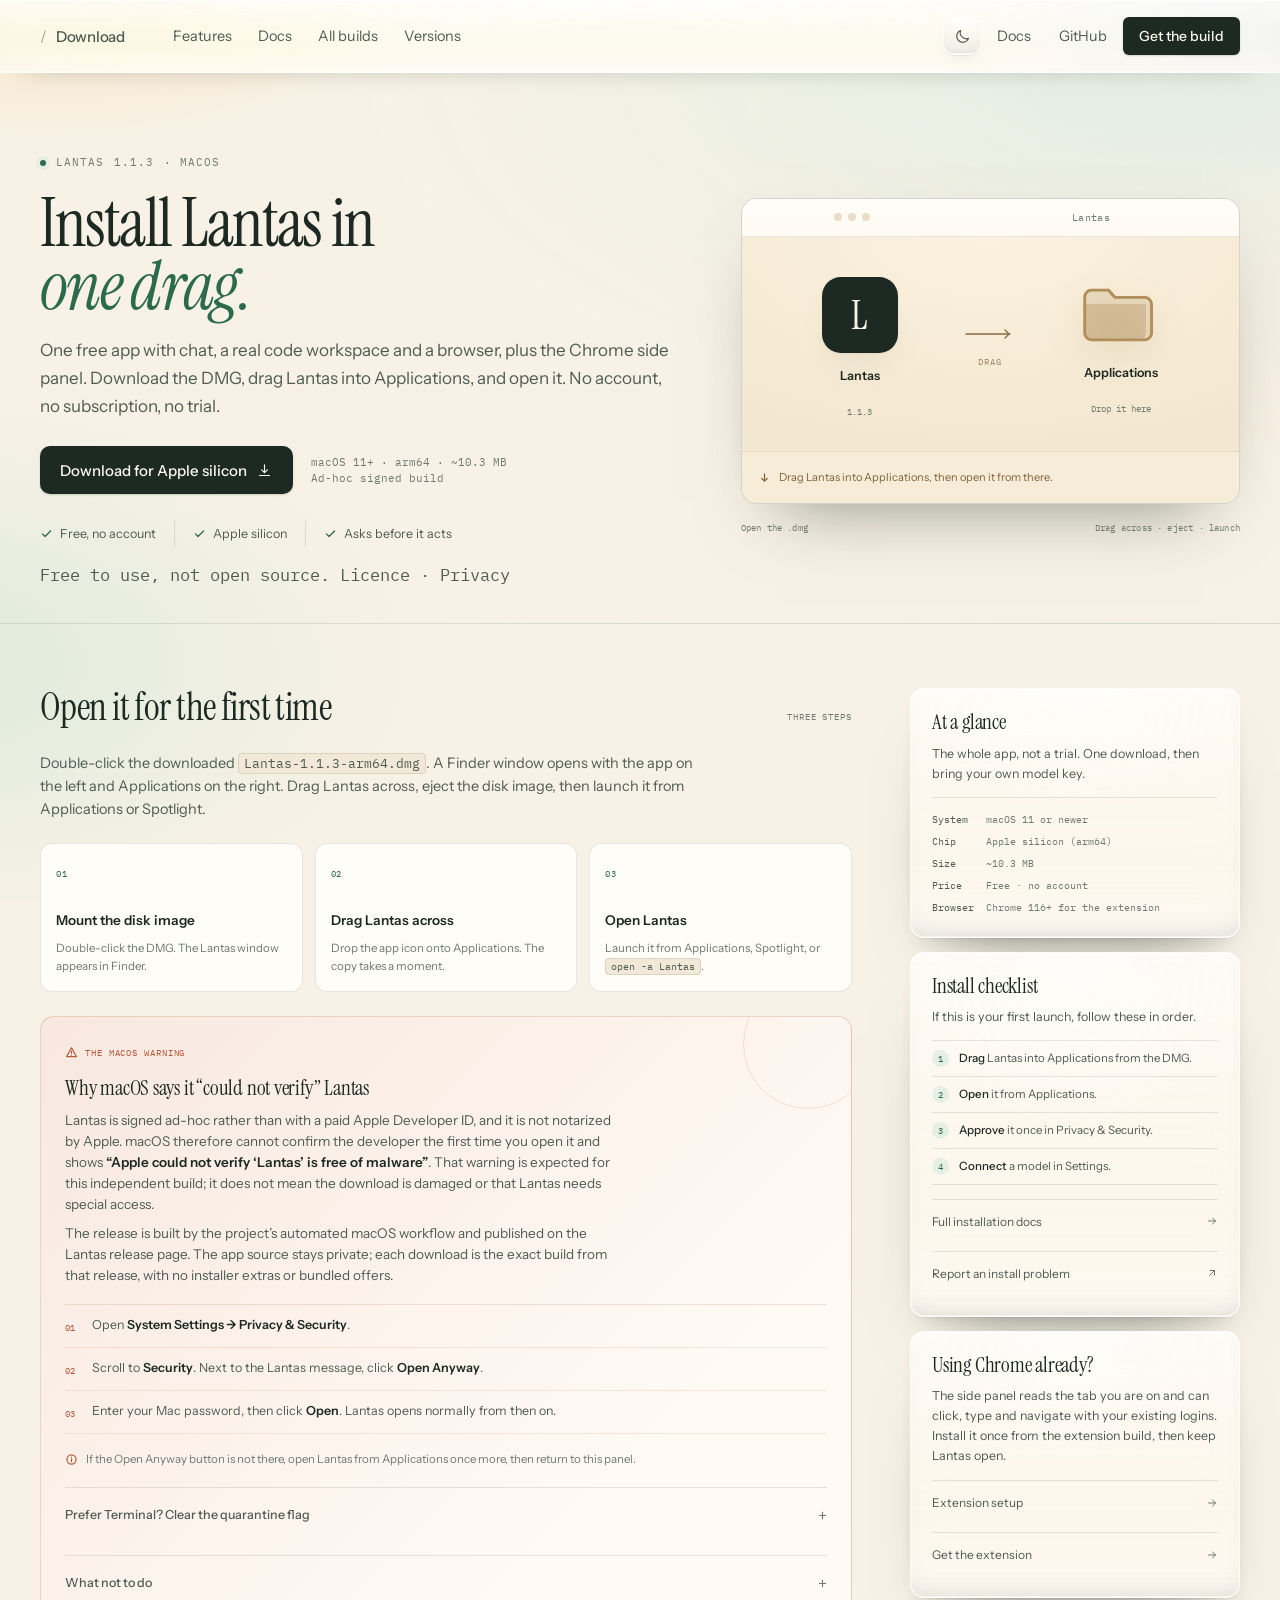
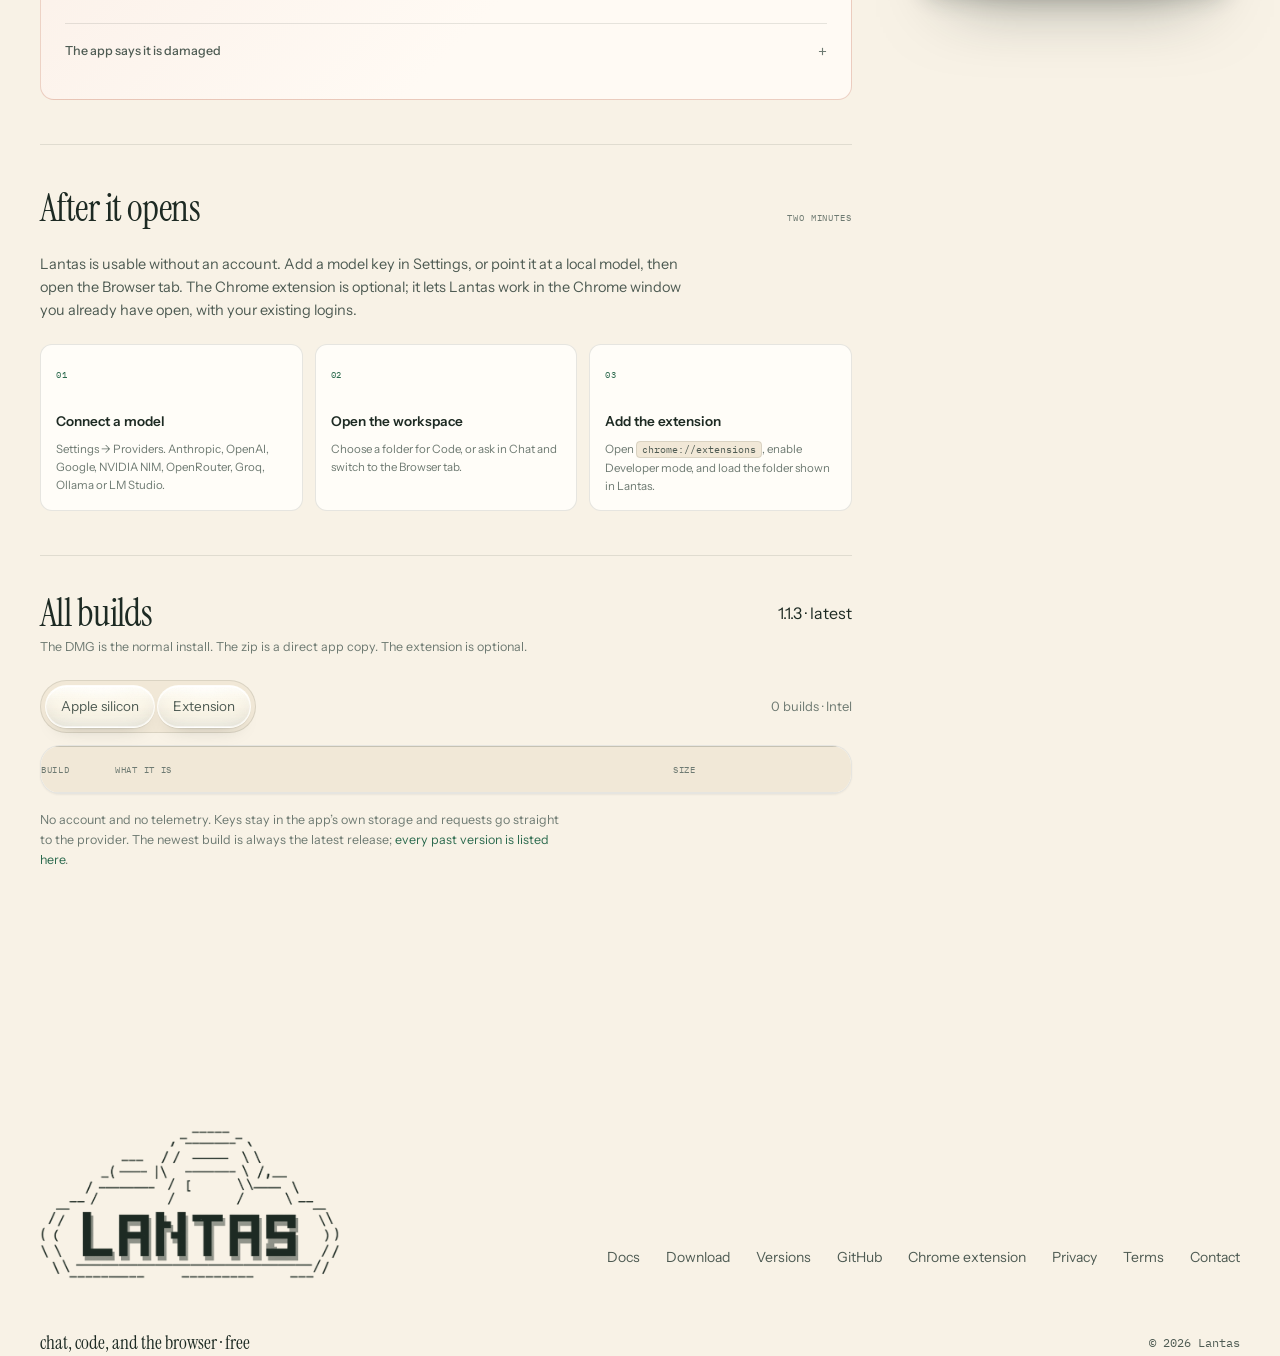
<file: download.html>
<!DOCTYPE html>
<html lang="en">
<head>
<meta charset="utf-8">
<meta name="viewport" content="width=device-width, initial-scale=1">
<title>Download — Lantas</title>
<meta name="description" content="Download Lantas for Apple silicon Macs. Free, no account: chat, code and the Chrome extension inside one app.">

<link rel="preconnect" href="https://fonts.googleapis.com">
<link rel="preconnect" href="https://fonts.gstatic.com" crossorigin>
<link href="https://fonts.googleapis.com/css2?family=Instrument+Sans:wght@400;500;600&family=Instrument+Serif:ital@0;1&family=IBM+Plex+Mono:wght@400;500&display=swap" rel="stylesheet">
<link rel="stylesheet" href="assets/site.css">
<style>
  .dl-hero { padding-block: clamp(48px, 6vw, 76px) clamp(24px, 3vw, 34px); border-bottom: 1px solid var(--line); background: radial-gradient(110% 120% at 88% 0%, var(--green-wash), transparent 55%); }
  .dl-hero-grid { display: grid; grid-template-columns: minmax(0, 1.02fr) minmax(380px, .8fr); gap: clamp(32px, 5vw, 76px); align-items: center; }
  .dl-kicker { display: flex; align-items: center; gap: 10px; margin-bottom: 16px; font-family: var(--mono); font-size: 11px; letter-spacing: .09em; text-transform: uppercase; color: var(--ink-3); }
  .dl-kicker .dot { width: 6px; height: 6px; border-radius: 50%; background: var(--green); box-shadow: 0 0 0 4px var(--green-wash); }
  .dl-hero h1 { max-width: 12ch; margin: 0 0 18px; font-family: var(--serif); font-weight: 400; font-size: clamp(44px, 5.2vw, 68px); line-height: .95; letter-spacing: -.025em; }
  .dl-hero h1 em { font-style: italic; color: var(--green); }
  .dl-dek { max-width: 54ch; color: var(--ink-2); font-size: 16.5px; line-height: 27px; }
  .dl-cta-row { display: flex; align-items: center; gap: 12px 18px; flex-wrap: wrap; margin-top: 26px; }
  .dl-cta-row .btn { min-height: 46px; padding-inline: 20px; }
  .dl-cta-note { font-family: var(--mono); font-size: 10.5px; line-height: 1.6; color: var(--ink-3); }
  .dl-facts { display: flex; align-items: center; gap: 18px; flex-wrap: wrap; margin: 26px 0 0; padding: 0; list-style: none; color: var(--ink-2); font-size: 12.5px; }
  .dl-facts li { display: flex; align-items: center; gap: 7px; }
  .dl-facts svg { width: 13px; height: 13px; color: var(--green); }
  .dl-facts li + li { padding-left: 18px; border-left: 1px solid var(--line); }

  .dmg { position: relative; }
  .dmg-window { overflow: hidden; border: 1px solid var(--line-2); border-radius: 16px; background: var(--card); color: #1d2a23; box-shadow: 0 2px 0 rgba(255,255,255,.65) inset, 0 34px 70px -38px rgba(29,42,35,.55); }
  .dmg-titlebar { display: flex; align-items: center; gap: 8px; height: 38px; padding: 0 14px; border-bottom: 1px solid rgba(29,42,35,.11); background: linear-gradient(180deg, #fffdf8, #fffaf2); font-family: var(--mono); font-size: 9.5px; letter-spacing: .04em; color: #6e7a72; }
  .dmg-lights { display: flex; gap: 6px; }
  .dmg-lights i { width: 8px; height: 8px; border-radius: 50%; background: var(--paper-3); }
  .dmg-titlebar span { margin-inline: auto; transform: translateX(-18px); }
  .dmg-stage { position: relative; display: grid; grid-template-columns: 1fr auto 1fr; align-items: center; gap: 12px; padding: 40px 26px 26px; background: radial-gradient(90% 100% at 50% 0%, #fbf1dd, #f4e7d1); }
  .dmg-app, .dmg-folder { display: flex; flex-direction: column; align-items: center; gap: 9px; min-width: 0; text-align: center; }
  .dmg-app img { width: 76px; height: 76px; border-radius: 18px; box-shadow: 0 14px 26px -14px rgba(0,0,0,.6); }
  .dmg-folder svg { width: 84px; height: 70px; color: #b18d58; filter: drop-shadow(0 12px 16px rgba(110, 76, 30, .18)); }
  .dmg-app b, .dmg-folder b { font-size: 12.5px; font-weight: 600; color: #1d2a23; }
  .dmg-app small, .dmg-folder small { font-family: var(--mono); font-size: 9px; color: #6e7a72; }
  .dmg-arrow { display: flex; flex-direction: column; align-items: center; gap: 7px; color: #896b42; }
  .dmg-arrow svg { width: 52px; height: 14px; }
  .dmg-arrow span { font-family: var(--mono); font-size: 8.5px; letter-spacing: .12em; text-transform: uppercase; opacity: .75; }
  .dmg-footer { display: flex; align-items: center; gap: 8px; padding: 12px 16px; border-top: 1px solid rgba(110, 76, 30, .13); background: #f7ecd8; color: #7f6338; font-size: 11px; }
  .dmg-footer svg { width: 13px; height: 13px; flex: none; }
  .dmg-caption { display: flex; justify-content: space-between; gap: 12px; margin-top: 10px; font-family: var(--mono); font-size: 9px; letter-spacing: .02em; color: var(--ink-3); }
  .dmg-caption span:last-child { text-align: right; }

  .dl-body { display: grid; grid-template-columns: minmax(0, 1fr) minmax(0, 330px); gap: 46px 58px; align-items: start; padding-block: clamp(42px, 5vw, 64px) 96px; }
  .dl-main { min-width: 0; }
  .dl-section { padding-bottom: 44px; margin-bottom: 44px; border-bottom: 1px solid var(--line); }
  .dl-section:last-child { padding-bottom: 0; margin-bottom: 0; border-bottom: 0; }
  .dl-section-head { display: flex; align-items: baseline; justify-content: space-between; gap: 20px; margin-bottom: 22px; }
  .dl-section-head h2 { margin: 0; font-family: var(--serif); font-weight: 400; font-size: clamp(28px, 3.1vw, 38px); line-height: 1; letter-spacing: -.015em; }
  .dl-section-head .label { font-family: var(--mono); font-size: 9px; letter-spacing: .1em; text-transform: uppercase; color: var(--ink-3); white-space: nowrap; }
  .dl-section > p { max-width: 66ch; color: var(--ink-2); font-size: 14.5px; line-height: 23px; }

  .steps { display: grid; grid-template-columns: repeat(3, minmax(0, 1fr)); gap: 12px; margin: 22px 0 0; padding: 0; list-style: none; counter-reset: step; }
  .steps li { position: relative; padding: 16px 15px 15px; border: 1px solid var(--line); border-radius: 12px; background: var(--card); }
  .steps li::before { counter-increment: step; content: "0" counter(step); display: block; margin-bottom: 20px; font-family: var(--mono); font-size: 9px; letter-spacing: .08em; color: var(--green); }
  .steps b { display: block; margin-bottom: 5px; font-size: 13.5px; font-weight: 600; }
  .steps span { display: block; color: var(--ink-3); font-size: 11.5px; line-height: 18px; }
  .steps code, .inline-code { padding: 1px 5px; border: 1px solid var(--line); border-radius: 4px; background: var(--paper-2); font-family: var(--mono); font-size: .88em; color: var(--ink-2); white-space: nowrap; }

  .notice { position: relative; overflow: hidden; margin-top: 24px; padding: 22px 24px; border: 1px solid rgba(183, 88, 58, .25); border-radius: 14px; background: linear-gradient(135deg, var(--terra-wash), #fffaf4 70%); }
  .notice::after { content: ""; position: absolute; top: -38px; right: -22px; width: 130px; height: 130px; border: 1px solid rgba(183, 88, 58, .16); border-radius: 50%; pointer-events: none; }
  .notice-kicker { display: inline-flex; align-items: center; gap: 7px; margin-bottom: 10px; font-family: var(--mono); font-size: 9px; letter-spacing: .1em; text-transform: uppercase; color: var(--terra); }
  .notice-kicker svg { width: 13px; height: 13px; }
  .notice h3 { margin: 0 0 8px; font-size: 21px; line-height: 1.2; }
  .notice p { max-width: 62ch; color: var(--ink-2); font-size: 13.5px; line-height: 21px; }
  .notice p + p { margin-top: 8px; }
  .notice strong { color: var(--ink); font-weight: 600; }
  .notice-steps { display: grid; gap: 0; margin: 18px 0 4px; padding: 0; list-style: none; border-top: 1px solid rgba(183, 88, 58, .16); }
  .notice-steps li { display: grid; grid-template-columns: 18px 1fr; gap: 9px; padding: 10px 0; border-bottom: 1px solid rgba(183, 88, 58, .13); font-size: 12.5px; line-height: 19px; color: var(--ink-2); }
  .notice-steps li > span { font-family: var(--mono); font-size: 9px; color: var(--terra); padding-top: 3px; }
  .notice-steps b { color: var(--ink); font-weight: 600; }
  .notice-foot { display: flex; align-items: center; gap: 8px; margin-top: 12px; color: var(--ink-3); font-size: 11.5px; }
  .notice-foot svg { width: 13px; height: 13px; flex: none; color: var(--terra); }
  [data-theme="dark"] .notice { border-color: rgba(224, 161, 132, .24); background: linear-gradient(135deg, rgba(183, 88, 58, .16), rgba(17, 20, 17, .92) 68%); }
  [data-theme="dark"] .notice::after { border-color: rgba(224, 161, 132, .18); }
  [data-theme="dark"] .notice-steps { border-top-color: rgba(224, 161, 132, .16); }
  [data-theme="dark"] .notice-steps li { border-bottom-color: rgba(224, 161, 132, .13); }
  [data-theme="dark"] .notice p { color: #c9c5ba; }
  [data-theme="dark"] .notice strong { color: #f1efe9; }
  [data-theme="dark"] .notice-kicker,
  [data-theme="dark"] .notice-steps li > span,
  [data-theme="dark"] .notice-foot svg { color: #e0a184; }
  [data-theme="dark"] .notice-foot { color: #9b978e; }

  .details { margin-top: 14px; border-top: 1px solid var(--line); }
  .details summary { display: flex; align-items: center; justify-content: space-between; gap: 14px; padding: 13px 0; cursor: pointer; font-size: 12.5px; font-weight: 500; color: var(--ink-2); list-style: none; }
  .details summary::-webkit-details-marker { display: none; }
  .details summary::after { content: "+"; font-family: var(--mono); font-size: 15px; font-weight: 400; color: var(--ink-3); }
  .details[open] summary::after { content: "−"; }
  .details > div { padding: 0 0 14px; color: var(--ink-2); font-size: 12.5px; line-height: 20px; }
  .details pre { overflow-x: auto; margin: 9px 0 0; padding: 11px 12px; border: 1px solid var(--line); border-radius: 8px; background: var(--paper-2); font-family: var(--mono); font-size: 10.5px; line-height: 1.6; color: var(--ink); }
  .details a { color: var(--green); border-bottom: 1px solid rgba(44, 106, 78, .3); }

  .build-head { display: flex; align-items: center; justify-content: space-between; gap: 16px; flex-wrap: wrap; margin-bottom: 6px; }
  .build-head h2 { margin: 0; font-family: var(--serif); font-weight: 400; font-size: clamp(28px, 3.1vw, 38px); letter-spacing: -.015em; }
  .build-sub { margin: 0 0 16px; color: var(--ink-3); font-size: 12.5px; }
  .dl-controls { padding-block: 4px 12px; }
  .dl-table { width: 100%; border-collapse: collapse; border-top: 1px solid var(--line-2); }
  .dl-table th { padding: 9px 0; border-bottom: 1px solid var(--line); font-family: var(--mono); font-size: 9px; font-weight: 400; letter-spacing: .08em; text-transform: uppercase; text-align: left; color: var(--ink-3); }
  .dl-table td { padding: 13px 0; border-bottom: 1px solid var(--line); vertical-align: middle; }
  .dl-table td.py { font-family: var(--mono); font-size: 11.5px; color: var(--ink); }
  .dl-table td.plat { font-family: var(--mono); font-size: 11px; line-height: 1.5; color: var(--ink-3); word-break: break-word; }
  .dl-table td.sz { font-family: var(--mono); font-size: 11px; text-align: end; white-space: nowrap; color: var(--ink-2); }
  .dl-table td:last-child { text-align: end; }
  .dl-note { margin-top: 16px; color: var(--ink-3); font-size: 12.5px; line-height: 20px; }
  .dl-note b { color: var(--ink-2); font-weight: 500; }
  .dl-note a { color: var(--green); }

  .side-stack { display: grid; gap: 14px; position: sticky; top: 98px; }
  .side-card { padding: 21px; border-radius: 14px; }
  .side-card h3 { margin-bottom: 8px; font-size: 21px; }
  .side-card p { margin-bottom: 10px; font-size: 12.5px; line-height: 20px; }
  .side-card .meta { margin-top: 15px; padding-top: 13px; font-size: 11px; }
  .side-list { display: grid; gap: 0; margin: 13px 0 0; padding: 0; list-style: none; counter-reset: mini; border-top: 1px solid var(--line); }
  .side-list li { display: grid; grid-template-columns: 19px 1fr; gap: 8px; padding: 9px 0; border-bottom: 1px solid var(--line); font-size: 11.5px; line-height: 17px; color: var(--ink-2); }
  .side-list li::before { counter-increment: mini; content: counter(mini); display: grid; place-items: center; width: 17px; height: 17px; border-radius: 50%; background: var(--green-wash); color: var(--green); font-family: var(--mono); font-size: 8.5px; }
  .side-list b { color: var(--ink); font-weight: 500; }
  .side-links { display: grid; gap: 8px; margin-top: 14px; }
  .side-links a { display: flex; align-items: center; justify-content: space-between; gap: 10px; padding: 8px 0; border-top: 1px solid var(--line); font-size: 12px; color: var(--ink-2); }
  .side-links a:hover { color: var(--green); }
  .side-links svg { width: 12px; height: 12px; flex: none; }
  .side-kv { display: grid; grid-template-columns: auto 1fr; gap: 5px 12px; margin-top: 13px; padding-top: 13px; border-top: 1px solid var(--line); font-family: var(--mono); font-size: 10px; line-height: 1.7; color: var(--ink-3); }
  .side-kv b { color: var(--ink-2); font-weight: 400; }

  @media (max-width: 1080px) {
    .dl-hero-grid { grid-template-columns: 1fr; gap: 34px; }
    .dmg { max-width: 560px; }
    .dl-body { grid-template-columns: 1fr; gap: 34px; }
    .side-stack { position: static; grid-template-columns: repeat(3, minmax(0, 1fr)); }
  }
  @media (max-width: 760px) {
    .dl-hero { padding-block: 36px 30px; }
    .dl-hero h1 { max-width: 14ch; font-size: clamp(38px, 10vw, 52px); }
    .dl-facts { gap: 10px 14px; }
    .dl-facts li + li { padding-left: 14px; }
    .dmg-stage { padding: 30px 16px 20px; }
    .dmg-app img { width: 62px; height: 62px; border-radius: 15px; }
    .dmg-folder svg { width: 70px; height: 58px; }
    .dmg-caption { flex-direction: column; gap: 3px; }
    .dmg-caption span:last-child { text-align: left; }
    .steps { grid-template-columns: 1fr; }
    .steps li { display: grid; grid-template-columns: 34px 1fr; gap: 8px 10px; align-items: start; padding: 13px 14px; }
    .steps li::before { margin: 2px 0 0; }
    .steps b, .steps span { grid-column: 2; }
    .side-stack { grid-template-columns: 1fr; }
    .dl-section-head { display: block; }
    .dl-section-head .label { display: block; margin-top: 7px; }
    .notice { padding: 18px; }
    .dl-table th:nth-child(2), .dl-table td.plat { display: none; }
  }
</style>
<script>try{var t=localStorage.getItem("lantas-theme")||(matchMedia("(prefers-color-scheme: dark)").matches?"dark":"light");document.documentElement.dataset.theme=t;}catch(e){}</script>
</head>
<body>

<header class="nav">
  <div class="wrap nav-in">
    <a class="brand" href="index.html" aria-label="Lantas home">
      <span class="slash">/</span> <span class="sub">Download</span>
    </a>

    <nav class="nav-links" aria-label="Sections">
      <a href="index.html#features">Features</a>
      <a href="docs.html">Docs</a>
      <a href="#builds">All builds</a>
      <a href="versions.html">Versions</a>
    </nav>

    <div class="nav-right">
      <button class="theme-btn" type="button" data-theme-toggle aria-label="Switch to dark mode" title="Switch theme">
        <svg class="i-moon" viewBox="0 0 24 24" fill="none" stroke="currentColor" stroke-width="1.6" stroke-linecap="round" stroke-linejoin="round" width="17" height="17" aria-hidden="true"><path d="M20.5 14.6A8.6 8.6 0 0 1 9.4 3.5a8.6 8.6 0 1 0 11.1 11.1Z"/></svg>
        <svg class="i-sun" viewBox="0 0 24 24" fill="none" stroke="currentColor" stroke-width="1.6" stroke-linecap="round" width="17" height="17" aria-hidden="true"><circle cx="12" cy="12" r="4.1"/><path d="M12 2.6v2.2M12 19.2v2.2M2.6 12h2.2M19.2 12h2.2M5.4 5.4l1.6 1.6M17 17l1.6 1.6M18.6 5.4 17 7M7 17l-1.6 1.6"/></svg>
      </button>
      <a class="txt" href="docs.html">Docs</a>
      <a class="txt" href="https://github.com/AnwarKalonov/Lantas-download">GitHub</a>
      <a class="btn btn-primary btn-sm" href="#builds">Get the build</a>
      <button class="menu-btn" aria-label="Menu" aria-expanded="false">
        <svg viewBox="0 0 24 24" width="18" height="18" fill="none" stroke="currentColor" stroke-width="1.5" stroke-linecap="round"><path d="M4 7h16M4 12h16M4 17h16"/></svg>
      </button>
    </div>
  </div>
  <div class="nav-progress" aria-hidden="true"><span></span></div>
</header>

<main data-download>

<section class="dl-hero">
  <div class="wrap dl-hero-grid">
    <div>
      <div class="dl-kicker"><span class="dot"></span>Lantas <span data-version>1.1.3</span> · macOS</div>
      <h1>Install Lantas in <em>one drag.</em></h1>
      <p class="dl-dek">One free app with chat, a real code workspace and a browser, plus the Chrome side panel. Download the DMG, drag Lantas into Applications, and open it. No account, no subscription, no trial.</p>
      <div class="dl-cta-row">
        <a class="btn btn-primary" data-dl="dmg" href="https://github.com/AnwarKalonov/Lantas-download/releases/latest">
          Download for Apple silicon
          <svg viewBox="0 0 24 24" fill="none" stroke="currentColor" stroke-width="1.6" stroke-linecap="round" stroke-linejoin="round"><path d="M12 4v11M8 11l4 4 4-4M5 19h14"/></svg>
        </a>
        <span class="dl-cta-note">macOS 11+ · arm64 · ~10.3 MB<br>Ad-hoc signed build</span>
      </div>
      <ul class="dl-facts">
        <li><svg viewBox="0 0 16 16" fill="none" stroke="currentColor" stroke-width="1.6" stroke-linecap="round" stroke-linejoin="round"><path d="m3 8.5 3.2 3.2L13 5"/></svg>Free, no account</li>
        <li><svg viewBox="0 0 16 16" fill="none" stroke="currentColor" stroke-width="1.6" stroke-linecap="round" stroke-linejoin="round"><path d="m3 8.5 3.2 3.2L13 5"/></svg>Apple silicon</li>
        <li><svg viewBox="0 0 16 16" fill="none" stroke="currentColor" stroke-width="1.6" stroke-linecap="round" stroke-linejoin="round"><path d="m3 8.5 3.2 3.2L13 5"/></svg>Asks before it acts</li>
      </ul>
      <p class="dl-cta-note" style="margin-top:14px">Free to use, not open source. <a href="terms.html#licence">Licence</a> · <a href="privacy.html">Privacy</a></p>
    </div>

    <div class="dmg" aria-label="Illustration of the Lantas disk image with the app beside the Applications folder">
      <div class="dmg-window">
        <div class="dmg-titlebar">
          <span class="dmg-lights" aria-hidden="true"><i></i><i></i><i></i></span>
          <span>Lantas</span>
        </div>
        <div class="dmg-stage">
          <div class="dmg-app">
            <span class="dmg-tile" aria-hidden="true">L</span>
            <b>Lantas</b>
            <small data-version>1.1.3</small>
          </div>
          <div class="dmg-arrow" aria-hidden="true">
            <svg viewBox="0 0 52 14" fill="none" stroke="currentColor" stroke-width="1.3" stroke-linecap="round" stroke-linejoin="round"><path d="M2 7h44"/><path d="m41 3 4 4-4 4"/></svg>
            <span>drag</span>
          </div>
          <div class="dmg-folder">
            <svg viewBox="0 0 44 36" fill="none" aria-hidden="true"><path d="M3 8.5A3.5 3.5 0 0 1 6.5 5h9l3.4 3.8h15.6A3.5 3.5 0 0 1 38 12.3v15.2a3.5 3.5 0 0 1-3.5 3.5h-28A3.5 3.5 0 0 1 3 27.5v-19Z" fill="currentColor" opacity=".2"/><path d="M3 12.2h32v15.3a3.5 3.5 0 0 1-3.5 3.5h-25A3.5 3.5 0 0 1 3 27.5V12.2Z" fill="currentColor" opacity=".34"/><path d="M3 8.5A3.5 3.5 0 0 1 6.5 5h9l3.4 3.8h15.6A3.5 3.5 0 0 1 38 12.3v15.2a3.5 3.5 0 0 1-3.5 3.5h-28A3.5 3.5 0 0 1 3 27.5v-19Z" stroke="currentColor" stroke-width="1.5" stroke-linejoin="round"/></svg>
            <b>Applications</b>
            <small>Drop it here</small>
          </div>
        </div>
        <div class="dmg-footer">
          <svg viewBox="0 0 16 16" fill="none" stroke="currentColor" stroke-width="1.5" stroke-linecap="round" stroke-linejoin="round"><path d="M8 3.5v9M4.5 9 8 12.5 11.5 9"/></svg>
          Drag Lantas into Applications, then open it from there.
        </div>
      </div>
      <div class="dmg-caption"><span>Open the .dmg</span><span>Drag across · eject · launch</span></div>
    </div>
  </div>
</section>

<div class="wrap dl-body">
  <div class="dl-main">

    <section class="dl-section" id="install">
      <div class="dl-section-head">
        <h2>Open it for the first time</h2>
        <span class="label">Three steps</span>
      </div>
      <p>Double-click the downloaded <span class="inline-code" data-file="dmg">Lantas-1.1.3-arm64.dmg</span>. A Finder window opens with the app on the left and Applications on the right. Drag Lantas across, eject the disk image, then launch it from Applications or Spotlight.</p>
      <ol class="steps">
        <li><b>Mount the disk image</b><span>Double-click the DMG. The Lantas window appears in Finder.</span></li>
        <li><b>Drag Lantas across</b><span>Drop the app icon onto Applications. The copy takes a moment.</span></li>
        <li><b>Open Lantas</b><span>Launch it from Applications, Spotlight, or <code>open -a Lantas</code>.</span></li>
      </ol>
      <div class="notice">
        <span class="notice-kicker">
          <svg viewBox="0 0 16 16" fill="none" stroke="currentColor" stroke-width="1.5" stroke-linecap="round" stroke-linejoin="round"><path d="M8 2.2 14 13H2L8 2.2Z"/><path d="M8 6.2v3M8 11.4v.1"/></svg>
          The macOS warning
        </span>
        <h3>Why macOS says it “could not verify” Lantas</h3>
        <p>Lantas is signed ad-hoc rather than with a paid Apple Developer ID, and it is not notarized by Apple. macOS therefore cannot confirm the developer the first time you open it and shows <strong>“Apple could not verify ‘Lantas’ is free of malware”</strong>. That warning is expected for this independent build; it does not mean the download is damaged or that Lantas needs special access.</p>
        <p>The release is built by the project’s automated macOS workflow and published on the Lantas release page. The app source stays private; each download is the exact build from that release, with no installer extras or bundled offers.</p>

        <ol class="notice-steps">
          <li><span>01</span><div>Open <b>System Settings → Privacy &amp; Security</b>.</div></li>
          <li><span>02</span><div>Scroll to <b>Security</b>. Next to the Lantas message, click <b>Open Anyway</b>.</div></li>
          <li><span>03</span><div>Enter your Mac password, then click <b>Open</b>. Lantas opens normally from then on.</div></li>
        </ol>
        <div class="notice-foot">
          <svg viewBox="0 0 16 16" fill="none" stroke="currentColor" stroke-width="1.5" stroke-linecap="round" stroke-linejoin="round"><circle cx="8" cy="8" r="5.6"/><path d="M8 7.2v3.2M8 5.1v.1"/></svg>
          If the Open Anyway button is not there, open Lantas from Applications once more, then return to this panel.
        </div>

        <details class="details">
          <summary>Prefer Terminal? Clear the quarantine flag</summary>
          <div>
            After dragging Lantas into Applications, run this once. It removes the download quarantine attribute from that copy only; it does not disable Gatekeeper.
            <pre>xattr -dr com.apple.quarantine /Applications/Lantas.app</pre>
            The repository also includes an <a href="install.sh">install script</a> that copies the app and clears the flag for you.
          </div>
        </details>
        <details class="details">
          <summary>What not to do</summary>
          <div>Do not run <span class="inline-code">spctl --master-disable</span> or turn Gatekeeper off for the whole Mac. Approving this one app in Privacy &amp; Security is enough, and it keeps the protection for everything else.</div>
        </details>
        <details class="details">
          <summary>The app says it is damaged</summary>
          <div>Eject the disk image, delete the copy in Applications, and download the DMG again from the link on this page. If it still fails, open an issue with your macOS version and the exact message; do not work around it by disabling system security.</div>
        </details>
      </div>
    </section>

    <section class="dl-section" id="after">
      <div class="dl-section-head">
        <h2>After it opens</h2>
        <span class="label">Two minutes</span>
      </div>
      <p>Lantas is usable without an account. Add a model key in Settings, or point it at a local model, then open the Browser tab. The Chrome extension is optional; it lets Lantas work in the Chrome window you already have open, with your existing logins.</p>
      <ol class="steps">
        <li><b>Connect a model</b><span>Settings → Providers. Anthropic, OpenAI, Google, NVIDIA NIM, OpenRouter, Groq, Ollama or LM Studio.</span></li>
        <li><b>Open the workspace</b><span>Choose a folder for Code, or ask in Chat and switch to the Browser tab.</span></li>
        <li><b>Add the extension</b><span>Open <code>chrome://extensions</code>, enable Developer mode, and load the folder shown in Lantas.</span></li>
      </ol>
    </section>

    <section id="builds">
      <div class="build-head">
        <h2>All builds</h2>
        <span class="label"><span data-version>1.1.3</span> · latest</span>
      </div>
      <p class="build-sub">The DMG is the normal install. The zip is a direct app copy. The extension is optional.</p>

      <div class="dl-controls">
        <div class="seg" role="group" aria-label="Platform">
          <button data-os="arm" aria-pressed="true">Apple silicon</button>
          <button data-os="ext" aria-pressed="false">Extension</button>
        </div>
        <span class="count">3 builds · macOS 11+</span>
      </div>

      <div class="tablewrap">
        <table class="dl-table">
          <thead>
            <tr>
              <th style="width:74px">Build</th>
              <th>What it is</th>
              <th class="num" style="width:78px">Size</th>
              <th style="width:100px"></th>
            </tr>
          </thead>
          <tbody>
            <tr data-os="arm">
              <td class="py">dmg</td><td class="plat"><span data-file="dmg">Lantas-1.1.3-arm64.dmg</span> · recommended</td><td class="sz">~10.3 MB</td>
              <td><a class="dl-link" data-dl="dmg" href="https://github.com/AnwarKalonov/Lantas-download/releases/latest">download
                <svg viewBox="0 0 24 24" fill="none" stroke="currentColor" stroke-width="1.6" stroke-linecap="round" stroke-linejoin="round"><path d="M12 4v11M8 11l4 4 4-4M5 19h14"/></svg></a></td>
            </tr>
            <tr data-os="arm">
              <td class="py">app</td><td class="plat"><span data-file="app">Lantas-1.1.3-arm64.app.zip</span> · unzip into Applications</td><td class="sz">~10.0 MB</td>
              <td><a class="dl-link" data-dl="app" href="https://github.com/AnwarKalonov/Lantas-download/releases/latest">download
                <svg viewBox="0 0 24 24" fill="none" stroke="currentColor" stroke-width="1.6" stroke-linecap="round" stroke-linejoin="round"><path d="M12 4v11M8 11l4 4 4-4M5 19h14"/></svg></a></td>
            </tr>
            <tr data-os="ext">
              <td class="py">ext</td><td class="plat"><span data-file="extension">chrome-extension.zip</span> · Load unpacked in Chrome 116+</td><td class="sz">~38 KB</td>
              <td><a class="dl-link" data-dl="extension" href="https://github.com/AnwarKalonov/Lantas-download/releases/latest">download
                <svg viewBox="0 0 24 24" fill="none" stroke="currentColor" stroke-width="1.6" stroke-linecap="round" stroke-linejoin="round"><path d="M12 4v11M8 11l4 4 4-4M5 19h14"/></svg></a></td>
            </tr>
          </tbody>
        </table>
      </div>
      <p class="dl-note">No account and no telemetry. Keys stay in the app’s own storage and requests go straight to the provider. The newest build is always the latest release; <a href="versions.html">every past version is listed here</a>.</p>
    </section>

  </div>

  <aside class="side-stack">
    <div class="side-card">
      <h3>At a glance</h3>
      <p>The whole app, not a trial. One download, then bring your own model key.</p>
      <div class="side-kv">
        <b>System</b><span>macOS 11 or newer</span>
        <b>Chip</b><span>Apple silicon (arm64)</span>
        <b>Size</b><span>~10.3 MB</span>
        <b>Price</b><span>Free · no account</span>
        <b>Browser</b><span>Chrome 116+ for the extension</span>
      </div>
    </div>

    <div class="side-card">
      <h3>Install checklist</h3>
      <p>If this is your first launch, follow these in order.</p>
      <ol class="side-list">
        <li><div><b>Drag</b> Lantas into Applications from the DMG.</div></li>
        <li><div><b>Open</b> it from Applications.</div></li>
        <li><div><b>Approve</b> it once in Privacy &amp; Security.</div></li>
        <li><div><b>Connect</b> a model in Settings.</div></li>
      </ol>
      <div class="side-links">
        <a href="docs.html#installation">Full installation docs <svg viewBox="0 0 24 24" fill="none" stroke="currentColor" stroke-width="1.6" stroke-linecap="round" stroke-linejoin="round"><path d="M5 12h14M13 6l6 6-6 6"/></svg></a>
        <a href="https://github.com/AnwarKalonov">Report an install problem <svg viewBox="0 0 24 24" fill="none" stroke="currentColor" stroke-width="1.6" stroke-linecap="round" stroke-linejoin="round"><path d="M7 17 17 7M8 7h9v9"/></svg></a>
      </div>
    </div>

    <div class="side-card">
      <h3>Using Chrome already?</h3>
      <p>The side panel reads the tab you are on and can click, type and navigate with your existing logins. Install it once from the extension build, then keep Lantas open.</p>
      <div class="side-links">
        <a href="docs.html#extension">Extension setup <svg viewBox="0 0 24 24" fill="none" stroke="currentColor" stroke-width="1.6" stroke-linecap="round" stroke-linejoin="round"><path d="M5 12h14M13 6l6 6-6 6"/></svg></a>
        <a href="#builds" data-set-os="ext">Get the extension <svg viewBox="0 0 24 24" fill="none" stroke="currentColor" stroke-width="1.6" stroke-linecap="round" stroke-linejoin="round"><path d="M5 12h14M13 6l6 6-6 6"/></svg></a>
      </div>
    </div>
  </aside>
</div>

</main>

<footer class="footer">
  <div class="wrap">
    <div class="foot-top">
      <div class="foot-mark">
        <img class="lockup lockup-ink" src="assets/img/lockup-ink.png" alt="Lantas" width="284" height="140">
        <img class="lockup lockup-light" src="assets/img/lockup-light.png" alt="" aria-hidden="true" width="284" height="140">
      </div>
      <div class="foot-links">
        <a href="docs.html">Docs</a>
        <a href="download.html">Download</a>
        <a href="versions.html">Versions</a>
        <a href="https://github.com/AnwarKalonov/Lantas-download">GitHub</a>
        <a href="docs.html#extension">Chrome extension</a>
        <a href="privacy.html">Privacy</a>
        <a href="terms.html">Terms</a>
        <a href="https://github.com/AnwarKalonov">Contact</a>
      </div>
    </div>
    <div class="foot-bottom">
      <span class="line">chat, code, and the browser · free</span>
      <span class="mono">© 2026 Lantas</span>
    </div>
  </div>
</footer>

<script src="assets/site.js"></script>
<script>
  // The extension card links into the build table; select its tab first so the
  // row is visible instead of leaving the Apple silicon filter in place.
  document.querySelectorAll("[data-set-os]").forEach(function (link) {
    link.addEventListener("click", function () {
      var tab = document.querySelector('.seg button[data-os="' + link.dataset.setOs + '"]');
      if (tab) tab.click();
    });
  });
</script>
</body>
</html>
</file>
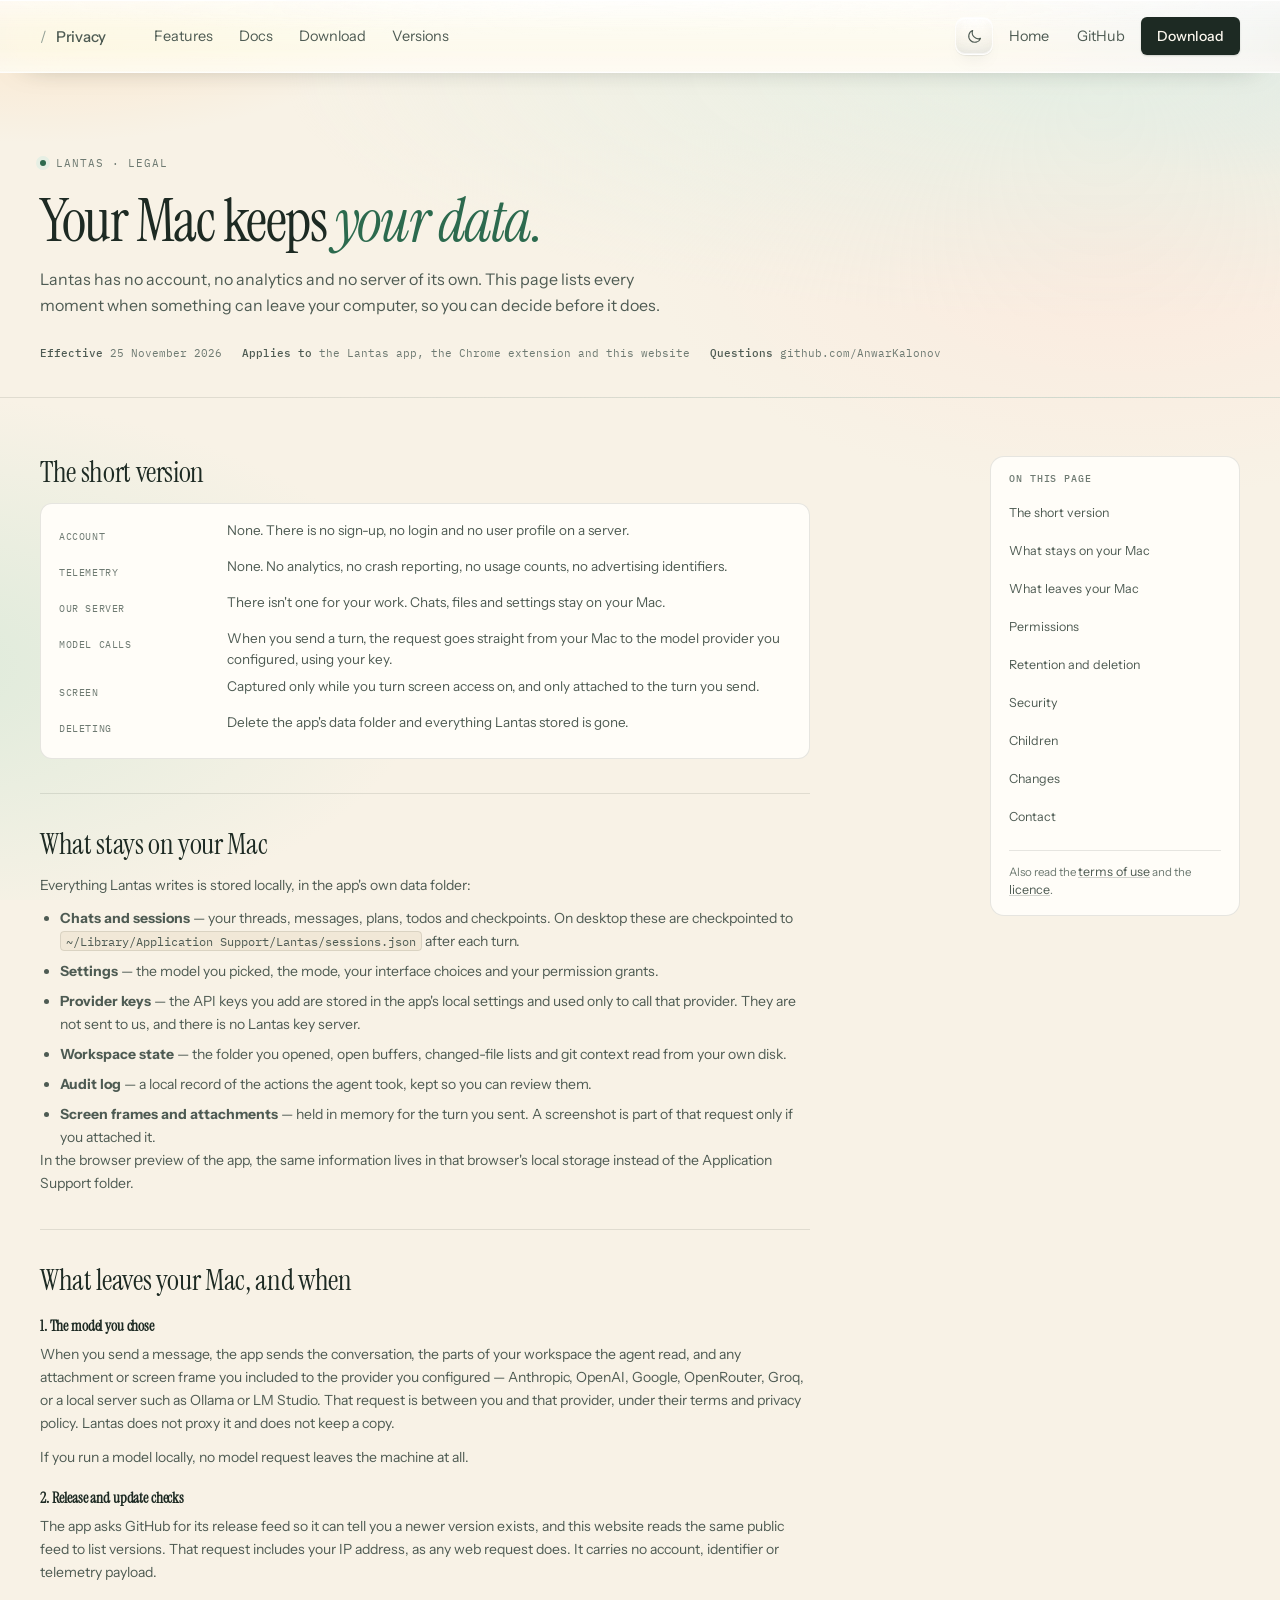
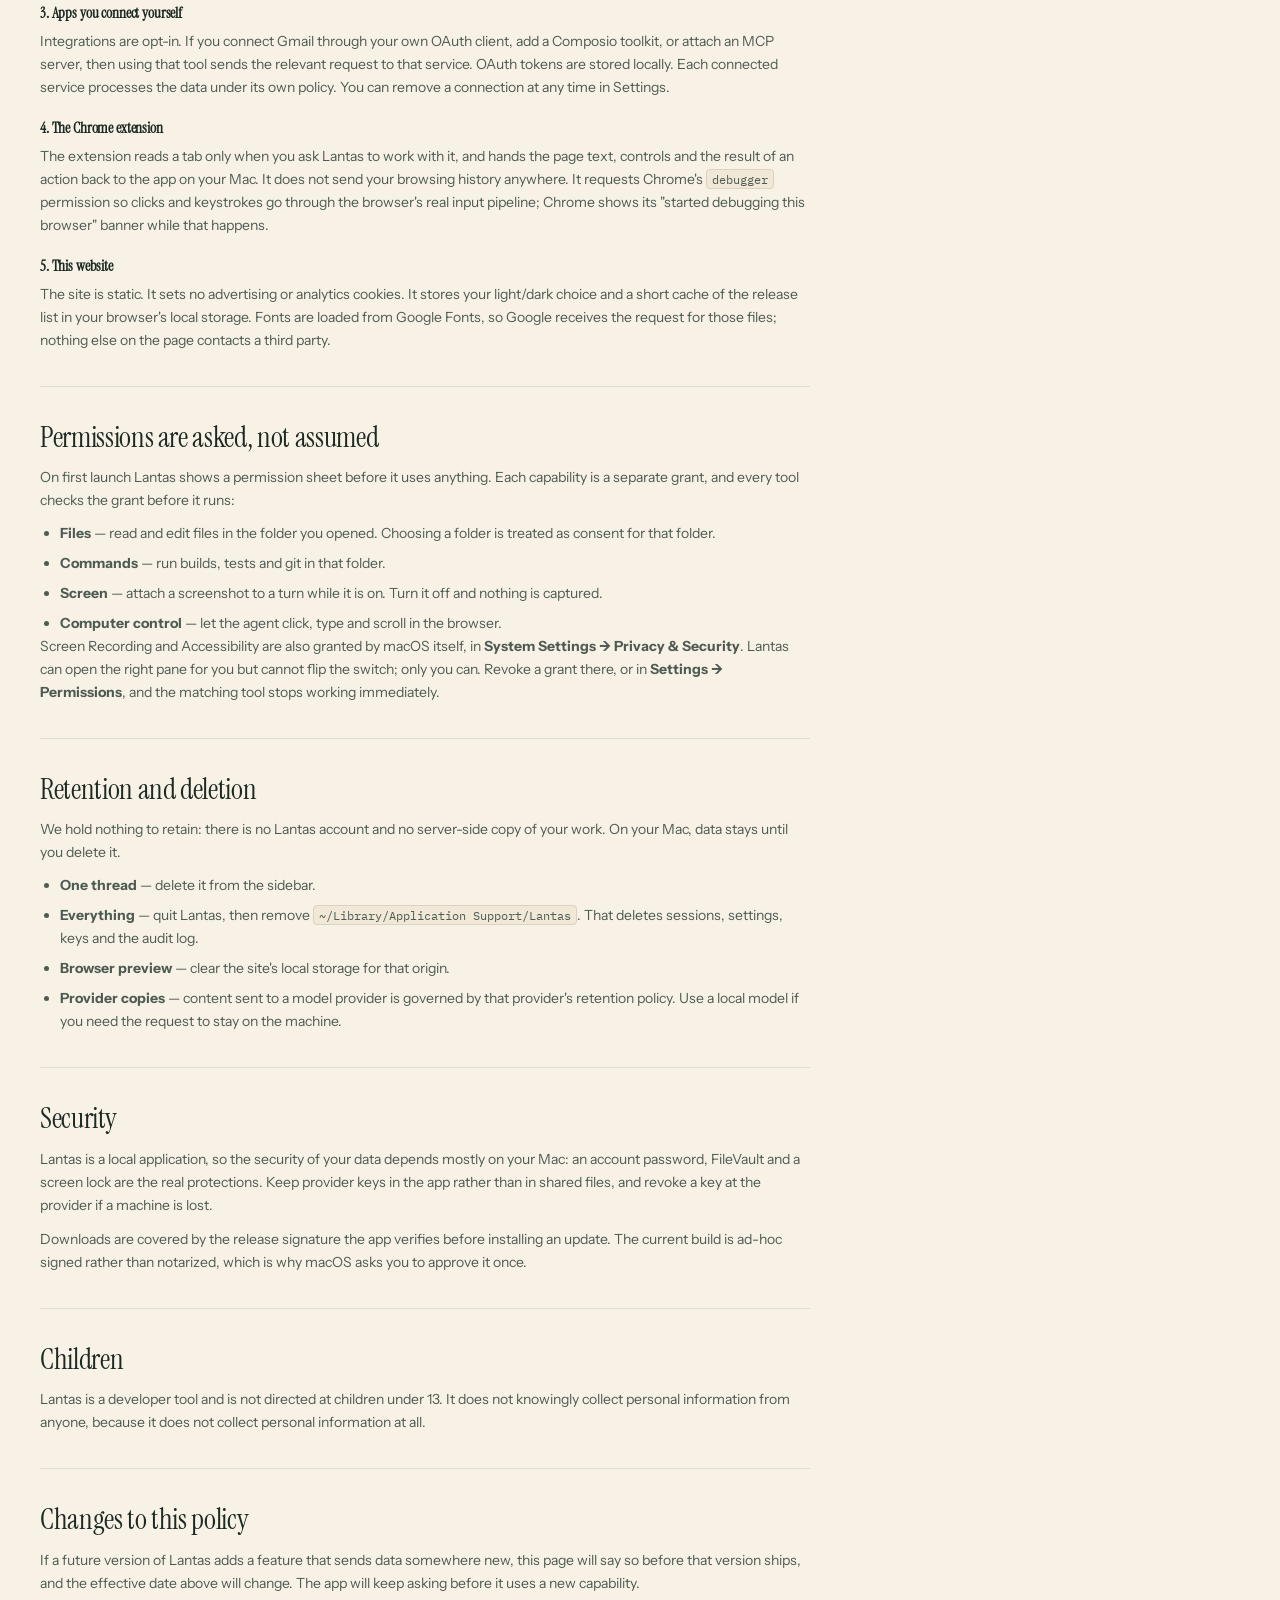
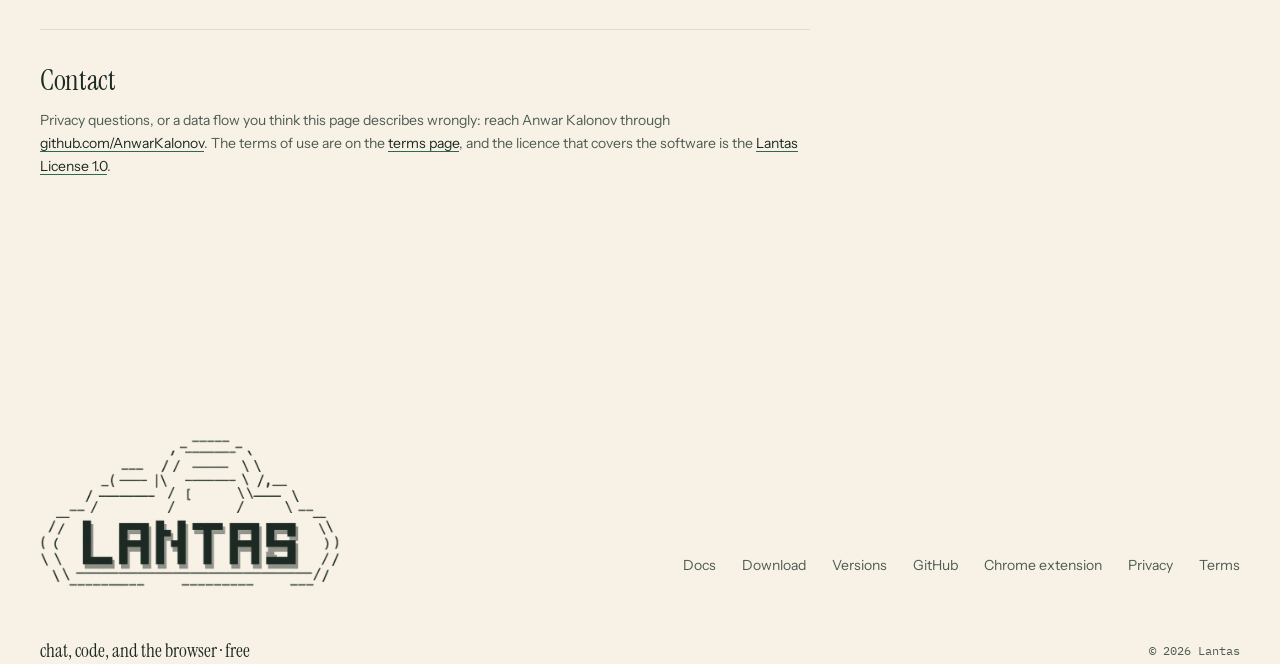
<file: privacy.html>
<!DOCTYPE html>
<html lang="en">
<head>
<meta charset="utf-8">
<meta name="viewport" content="width=device-width, initial-scale=1">
<title>Privacy — Lantas</title>
<meta name="description" content="How Lantas handles your data: local-first by default, no account, no telemetry, and the exact moments anything leaves your Mac.">
<meta name="robots" content="index, follow">

<link rel="preconnect" href="https://fonts.googleapis.com">
<link rel="preconnect" href="https://fonts.gstatic.com" crossorigin>
<link href="https://fonts.googleapis.com/css2?family=Instrument+Sans:wght@400;500;600&family=Instrument+Serif:ital@0;1&family=IBM+Plex+Mono:wght@400;500&display=swap" rel="stylesheet">
<link rel="stylesheet" href="assets/site.css">
<style>
  .legal-hero { padding-block: clamp(48px, 6vw, 78px) clamp(20px, 3vw, 30px); border-bottom: 1px solid var(--line); background: radial-gradient(110% 130% at 86% 0%, var(--green-wash), transparent 58%); }
  .legal-kicker { display: flex; align-items: center; gap: 10px; margin-bottom: 16px; font-family: var(--mono); font-size: 11px; letter-spacing: .09em; text-transform: uppercase; color: var(--ink-3); }
  .legal-kicker .dot { width: 6px; height: 6px; border-radius: 50%; background: var(--green); box-shadow: 0 0 0 4px var(--green-wash); }
  .legal-hero h1 { margin: 0 0 16px; font-family: var(--serif); font-weight: 400; font-size: clamp(40px, 4.6vw, 60px); line-height: .98; letter-spacing: -.025em; }
  .legal-hero h1 em { font-style: italic; color: var(--green); }
  .legal-dek { max-width: 60ch; margin: 0; color: var(--ink-2); font-size: 16px; line-height: 26px; }
  .legal-meta { display: flex; flex-wrap: wrap; gap: 8px 20px; margin-top: 22px; font-family: var(--mono); font-size: 10.5px; color: var(--ink-3); }
  .legal-meta b { color: var(--ink-2); font-weight: 500; }

  .legal-wrap { display: grid; grid-template-columns: minmax(0, 1fr) 250px; gap: 56px; padding-block: clamp(38px, 4.5vw, 58px) 96px; align-items: start; }
  .legal { max-width: 70ch; }
  .legal section { padding-bottom: 34px; margin-bottom: 34px; border-bottom: 1px solid var(--line); }
  .legal section:last-child { border-bottom: 0; margin-bottom: 0; padding-bottom: 0; }
  .legal h2 { margin: 0 0 12px; font-family: var(--serif); font-weight: 400; font-size: clamp(23px, 2.4vw, 29px); line-height: 1.15; letter-spacing: -.012em; }
  .legal h3 { margin: 22px 0 8px; font-size: 14.5px; font-weight: 600; }
  .legal p, .legal li { color: var(--ink-2); font-size: 14px; line-height: 23px; }
  .legal p + p { margin-top: 11px; }
  .legal ul { margin: 10px 0 0; padding-left: 20px; }
  .legal li + li { margin-top: 7px; }
  .legal code { padding: 1px 5px; border: 1px solid var(--line); border-radius: 4px; background: var(--paper-2); font-family: var(--mono); font-size: .88em; color: var(--ink-2); }
  .legal a { color: var(--ink); text-decoration: underline; text-decoration-color: var(--green); text-underline-offset: 3px; }
  .legal-fact { display: grid; grid-template-columns: 150px minmax(0, 1fr); gap: 6px 18px; margin: 14px 0 0; padding: 16px 18px; border: 1px solid var(--line); border-radius: 12px; background: var(--card); }
  .legal-fact dt { font-family: var(--mono); font-size: 10px; letter-spacing: .06em; text-transform: uppercase; color: var(--ink-3); padding-top: 3px; }
  .legal-fact dd { margin: 0; color: var(--ink-2); font-size: 13.5px; line-height: 21px; }
  .legal-aside { position: sticky; top: 84px; padding: 16px 18px; border: 1px solid var(--line); border-radius: 14px; background: var(--card); }
  .legal-aside h3 { margin: 0 0 10px; font-family: var(--mono); font-size: 10px; letter-spacing: .09em; text-transform: uppercase; color: var(--ink-3); font-weight: 500; }
  .legal-aside a { display: block; padding: 5px 0; color: var(--ink-2); font-size: 12.5px; text-decoration: none; border-bottom: 1px solid transparent; }
  .legal-aside a:hover { color: var(--ink); border-color: var(--line); }
  .legal-aside .aside-foot { margin-top: 14px; padding-top: 12px; border-top: 1px solid var(--line); font-size: 11.5px; line-height: 18px; color: var(--ink-3); }
  .legal-aside .aside-foot a { display: inline; padding: 0; color: var(--ink-2); text-decoration: underline; text-decoration-color: var(--line-2); }

  @media (max-width: 900px) { .legal-wrap { grid-template-columns: 1fr; gap: 26px; } .legal-aside { position: static; order: -1; } }
  @media (max-width: 560px) { .legal-fact { grid-template-columns: 1fr; gap: 2px 0; } .legal-fact dd { margin-bottom: 8px; } }
</style>
<script>try{var t=localStorage.getItem("lantas-theme")||(matchMedia("(prefers-color-scheme: dark)").matches?"dark":"light");document.documentElement.dataset.theme=t;}catch(e){}</script>
</head>
<body>

<header class="nav">
  <div class="wrap nav-in">
    <a class="brand" href="index.html" aria-label="Lantas home">
      <span class="slash">/</span> <span class="sub">Privacy</span>
    </a>

    <nav class="nav-links" aria-label="Sections">
      <a href="index.html#features">Features</a>
      <a href="docs.html">Docs</a>
      <a href="download.html">Download</a>
      <a href="versions.html">Versions</a>
    </nav>

    <div class="nav-right">
      <button class="theme-btn" type="button" data-theme-toggle aria-label="Switch to dark mode" title="Switch theme">
        <svg class="i-moon" viewBox="0 0 24 24" fill="none" stroke="currentColor" stroke-width="1.6" stroke-linecap="round" stroke-linejoin="round" width="17" height="17" aria-hidden="true"><path d="M20.5 14.6A8.6 8.6 0 0 1 9.4 3.5a8.6 8.6 0 1 0 11.1 11.1Z"/></svg>
        <svg class="i-sun" viewBox="0 0 24 24" fill="none" stroke="currentColor" stroke-width="1.6" stroke-linecap="round" stroke-linejoin="round" width="17" height="17" aria-hidden="true"><circle cx="12" cy="12" r="4.1"/><path d="M12 2.6v2.2M12 19.2v2.2M2.6 12h2.2M19.2 12h2.2M5.4 5.4l1.6 1.6M17 17l1.6 1.6M18.6 5.4 17 7M7 17l-1.6 1.6"/></svg>
      </button>
      <a class="txt" href="index.html">Home</a>
      <a class="txt" href="https://github.com/AnwarKalonov">GitHub</a>
      <a class="btn btn-primary btn-sm" href="download.html">Download</a>
      <button class="menu-btn" aria-label="Menu" aria-expanded="false">
        <svg viewBox="0 0 24 24" width="18" height="18" fill="none" stroke="currentColor" stroke-width="1.5" stroke-linecap="round"><path d="M4 7h16M4 12h16M4 17h16"/></svg>
      </button>
    </div>
  </div>
  <div class="nav-progress" aria-hidden="true"><span></span></div>
</header>

<main>

<div class="legal-hero">
  <div class="wrap">
    <p class="legal-kicker"><span class="dot"></span>Lantas · legal</p>
    <h1>Your Mac keeps <em>your data.</em></h1>
    <p class="legal-dek">Lantas has no account, no analytics and no server of its own. This page lists every moment when something can leave your computer, so you can decide before it does.</p>
    <div class="legal-meta">
      <span><b>Effective</b> 25 November 2026</span>
      <span><b>Applies to</b> the Lantas app, the Chrome extension and this website</span>
      <span><b>Questions</b> <a href="https://github.com/AnwarKalonov">github.com/AnwarKalonov</a></span>
    </div>
  </div>
</div>

<div class="wrap legal-wrap">
  <article class="legal">

    <section id="summary">
      <h2>The short version</h2>
      <dl class="legal-fact">
        <dt>Account</dt><dd>None. There is no sign-up, no login and no user profile on a server.</dd>
        <dt>Telemetry</dt><dd>None. No analytics, no crash reporting, no usage counts, no advertising identifiers.</dd>
        <dt>Our server</dt><dd>There isn't one for your work. Chats, files and settings stay on your Mac.</dd>
        <dt>Model calls</dt><dd>When you send a turn, the request goes straight from your Mac to the model provider you configured, using your key.</dd>
        <dt>Screen</dt><dd>Captured only while you turn screen access on, and only attached to the turn you send.</dd>
        <dt>Deleting</dt><dd>Delete the app's data folder and everything Lantas stored is gone.</dd>
      </dl>
    </section>

    <section id="local">
      <h2>What stays on your Mac</h2>
      <p>Everything Lantas writes is stored locally, in the app's own data folder:</p>
      <ul>
        <li><b>Chats and sessions</b> — your threads, messages, plans, todos and checkpoints. On desktop these are checkpointed to <code>~/Library/Application Support/Lantas/sessions.json</code> after each turn.</li>
        <li><b>Settings</b> — the model you picked, the mode, your interface choices and your permission grants.</li>
        <li><b>Provider keys</b> — the API keys you add are stored in the app's local settings and used only to call that provider. They are not sent to us, and there is no Lantas key server.</li>
        <li><b>Workspace state</b> — the folder you opened, open buffers, changed-file lists and git context read from your own disk.</li>
        <li><b>Audit log</b> — a local record of the actions the agent took, kept so you can review them.</li>
        <li><b>Screen frames and attachments</b> — held in memory for the turn you sent. A screenshot is part of that request only if you attached it.</li>
      </ul>
      <p>In the browser preview of the app, the same information lives in that browser's local storage instead of the Application Support folder.</p>
    </section>

    <section id="leaves">
      <h2>What leaves your Mac, and when</h2>
      <h3>1. The model you chose</h3>
      <p>When you send a message, the app sends the conversation, the parts of your workspace the agent read, and any attachment or screen frame you included to the provider you configured — Anthropic, OpenAI, Google, OpenRouter, Groq, or a local server such as Ollama or LM Studio. That request is between you and that provider, under their terms and privacy policy. Lantas does not proxy it and does not keep a copy.</p>
      <p>If you run a model locally, no model request leaves the machine at all.</p>

      <h3>2. Release and update checks</h3>
      <p>The app asks GitHub for its release feed so it can tell you a newer version exists, and this website reads the same public feed to list versions. That request includes your IP address, as any web request does. It carries no account, identifier or telemetry payload.</p>

      <h3>3. Apps you connect yourself</h3>
      <p>Integrations are opt-in. If you connect Gmail through your own OAuth client, add a Composio toolkit, or attach an MCP server, then using that tool sends the relevant request to that service. OAuth tokens are stored locally. Each connected service processes the data under its own policy. You can remove a connection at any time in Settings.</p>

      <h3>4. The Chrome extension</h3>
      <p>The extension reads a tab only when you ask Lantas to work with it, and hands the page text, controls and the result of an action back to the app on your Mac. It does not send your browsing history anywhere. It requests Chrome's <code>debugger</code> permission so clicks and keystrokes go through the browser's real input pipeline; Chrome shows its "started debugging this browser" banner while that happens.</p>

      <h3>5. This website</h3>
      <p>The site is static. It sets no advertising or analytics cookies. It stores your light/dark choice and a short cache of the release list in your browser's local storage. Fonts are loaded from Google Fonts, so Google receives the request for those files; nothing else on the page contacts a third party.</p>
    </section>

    <section id="permissions">
      <h2>Permissions are asked, not assumed</h2>
      <p>On first launch Lantas shows a permission sheet before it uses anything. Each capability is a separate grant, and every tool checks the grant before it runs:</p>
      <ul>
        <li><b>Files</b> — read and edit files in the folder you opened. Choosing a folder is treated as consent for that folder.</li>
        <li><b>Commands</b> — run builds, tests and git in that folder.</li>
        <li><b>Screen</b> — attach a screenshot to a turn while it is on. Turn it off and nothing is captured.</li>
        <li><b>Computer control</b> — let the agent click, type and scroll in the browser.</li>
      </ul>
      <p>Screen Recording and Accessibility are also granted by macOS itself, in <b>System Settings → Privacy &amp; Security</b>. Lantas can open the right pane for you but cannot flip the switch; only you can. Revoke a grant there, or in <b>Settings → Permissions</b>, and the matching tool stops working immediately.</p>
    </section>

    <section id="retention">
      <h2>Retention and deletion</h2>
      <p>We hold nothing to retain: there is no Lantas account and no server-side copy of your work. On your Mac, data stays until you delete it.</p>
      <ul>
        <li><b>One thread</b> — delete it from the sidebar.</li>
        <li><b>Everything</b> — quit Lantas, then remove <code>~/Library/Application Support/Lantas</code>. That deletes sessions, settings, keys and the audit log.</li>
        <li><b>Browser preview</b> — clear the site's local storage for that origin.</li>
        <li><b>Provider copies</b> — content sent to a model provider is governed by that provider's retention policy. Use a local model if you need the request to stay on the machine.</li>
      </ul>
    </section>

    <section id="security">
      <h2>Security</h2>
      <p>Lantas is a local application, so the security of your data depends mostly on your Mac: an account password, FileVault and a screen lock are the real protections. Keep provider keys in the app rather than in shared files, and revoke a key at the provider if a machine is lost.</p>
      <p>Downloads are covered by the release signature the app verifies before installing an update. The current build is ad-hoc signed rather than notarized, which is why macOS asks you to approve it once.</p>
    </section>

    <section id="children">
      <h2>Children</h2>
      <p>Lantas is a developer tool and is not directed at children under 13. It does not knowingly collect personal information from anyone, because it does not collect personal information at all.</p>
    </section>

    <section id="changes">
      <h2>Changes to this policy</h2>
      <p>If a future version of Lantas adds a feature that sends data somewhere new, this page will say so before that version ships, and the effective date above will change. The app will keep asking before it uses a new capability.</p>
    </section>

    <section id="contact">
      <h2>Contact</h2>
      <p>Privacy questions, or a data flow you think this page describes wrongly: reach Anwar Kalonov through <a href="https://github.com/AnwarKalonov">github.com/AnwarKalonov</a>. The terms of use are on the <a href="terms.html">terms page</a>, and the licence that covers the software is the <a href="terms.html#licence">Lantas License 1.0</a>.</p>
    </section>

  </article>

  <aside class="legal-aside">
    <h3>On this page</h3>
    <a href="#summary">The short version</a>
    <a href="#local">What stays on your Mac</a>
    <a href="#leaves">What leaves your Mac</a>
    <a href="#permissions">Permissions</a>
    <a href="#retention">Retention and deletion</a>
    <a href="#security">Security</a>
    <a href="#children">Children</a>
    <a href="#changes">Changes</a>
    <a href="#contact">Contact</a>
    <div class="aside-foot">Also read the <a href="terms.html">terms of use</a> and the <a href="terms.html#licence">licence</a>.</div>
  </aside>
</div>

</main>

<footer class="footer">
  <div class="wrap">
    <div class="foot-top">
      <div class="foot-mark">
        <img class="lockup lockup-ink" src="assets/img/lockup-ink.png" alt="Lantas" width="284" height="140">
        <img class="lockup lockup-light" src="assets/img/lockup-light.png" alt="" aria-hidden="true" width="284" height="140">
      </div>
      <div class="foot-links">
        <a href="docs.html">Docs</a>
        <a href="download.html">Download</a>
        <a href="versions.html">Versions</a>
        <a href="https://github.com/AnwarKalonov">GitHub</a>
        <a href="docs.html#extension">Chrome extension</a>
        <a href="privacy.html">Privacy</a>
        <a href="terms.html">Terms</a>
      </div>
    </div>
    <div class="foot-bottom">
      <span class="line">chat, code, and the browser · free</span>
      <span class="mono">© 2026 Lantas</span>
    </div>
  </div>
</footer>

<script src="assets/site.js"></script>
</body>
</html>
</file>
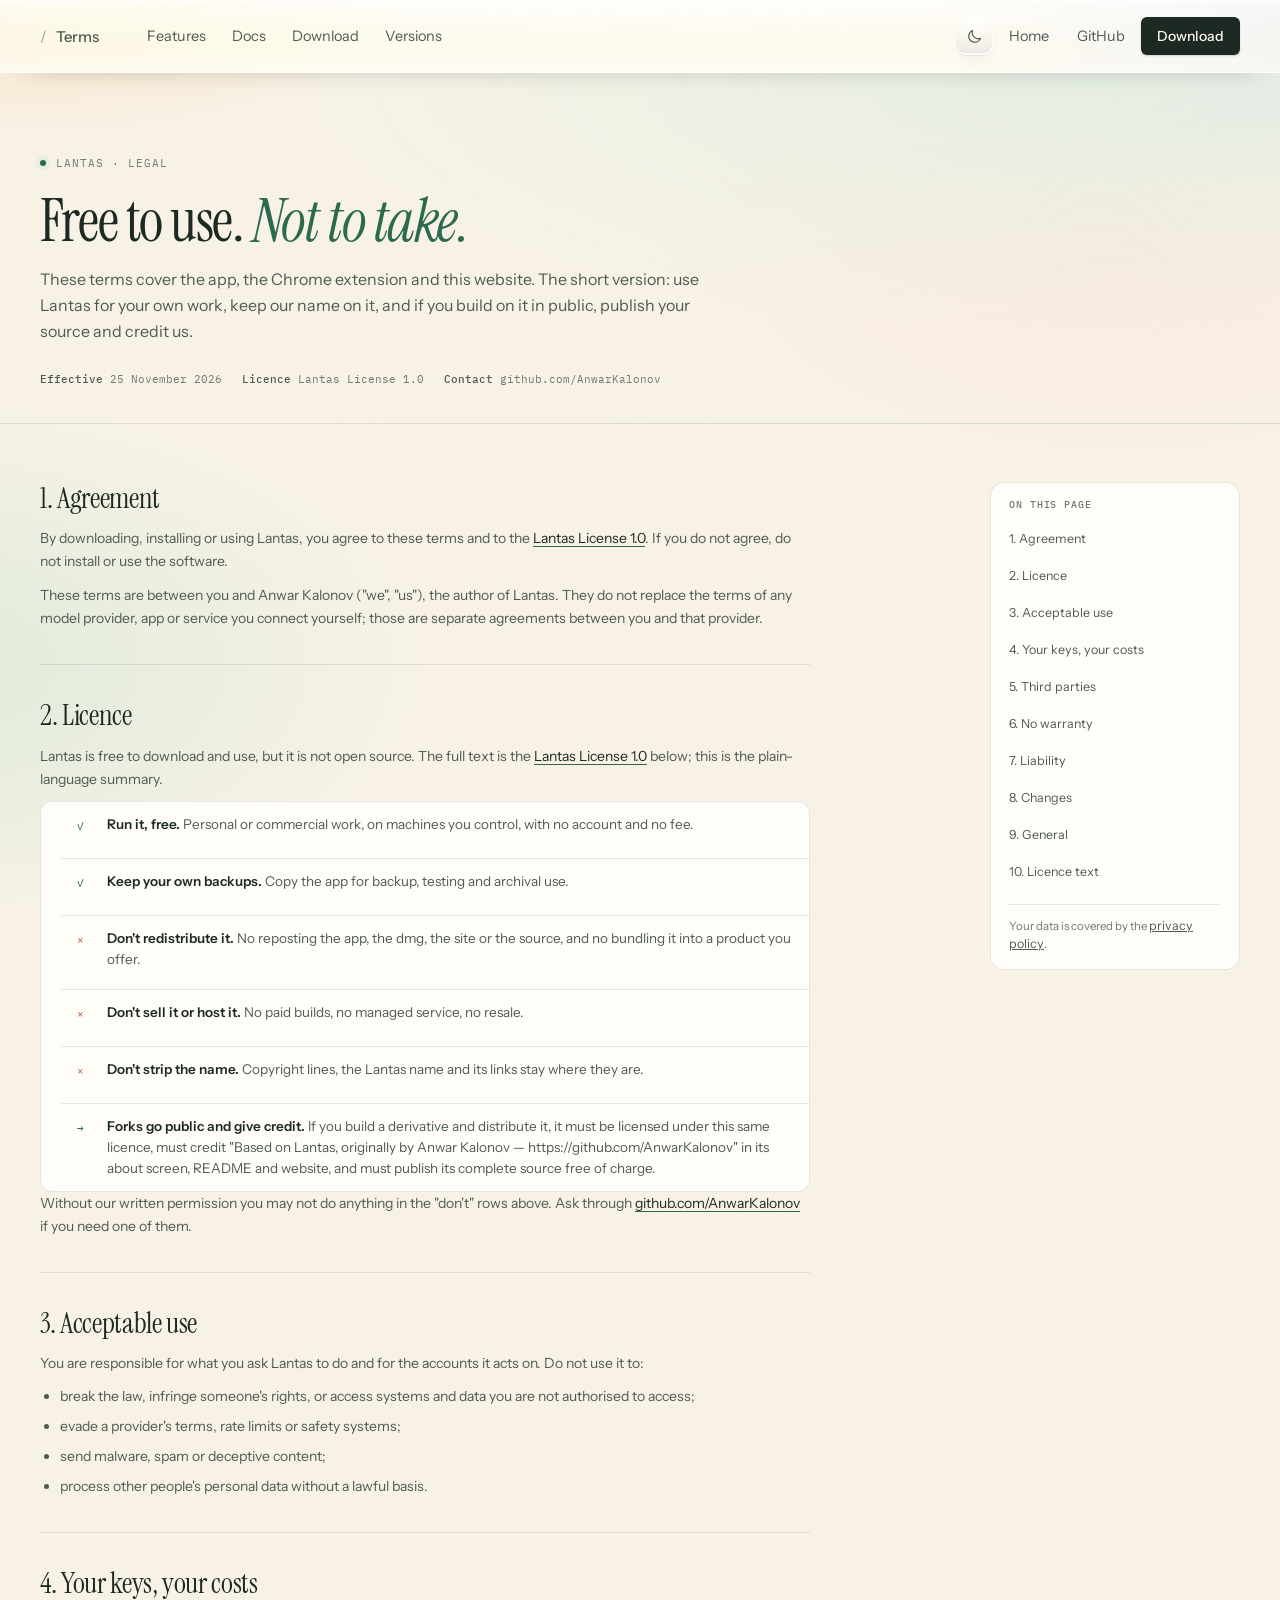
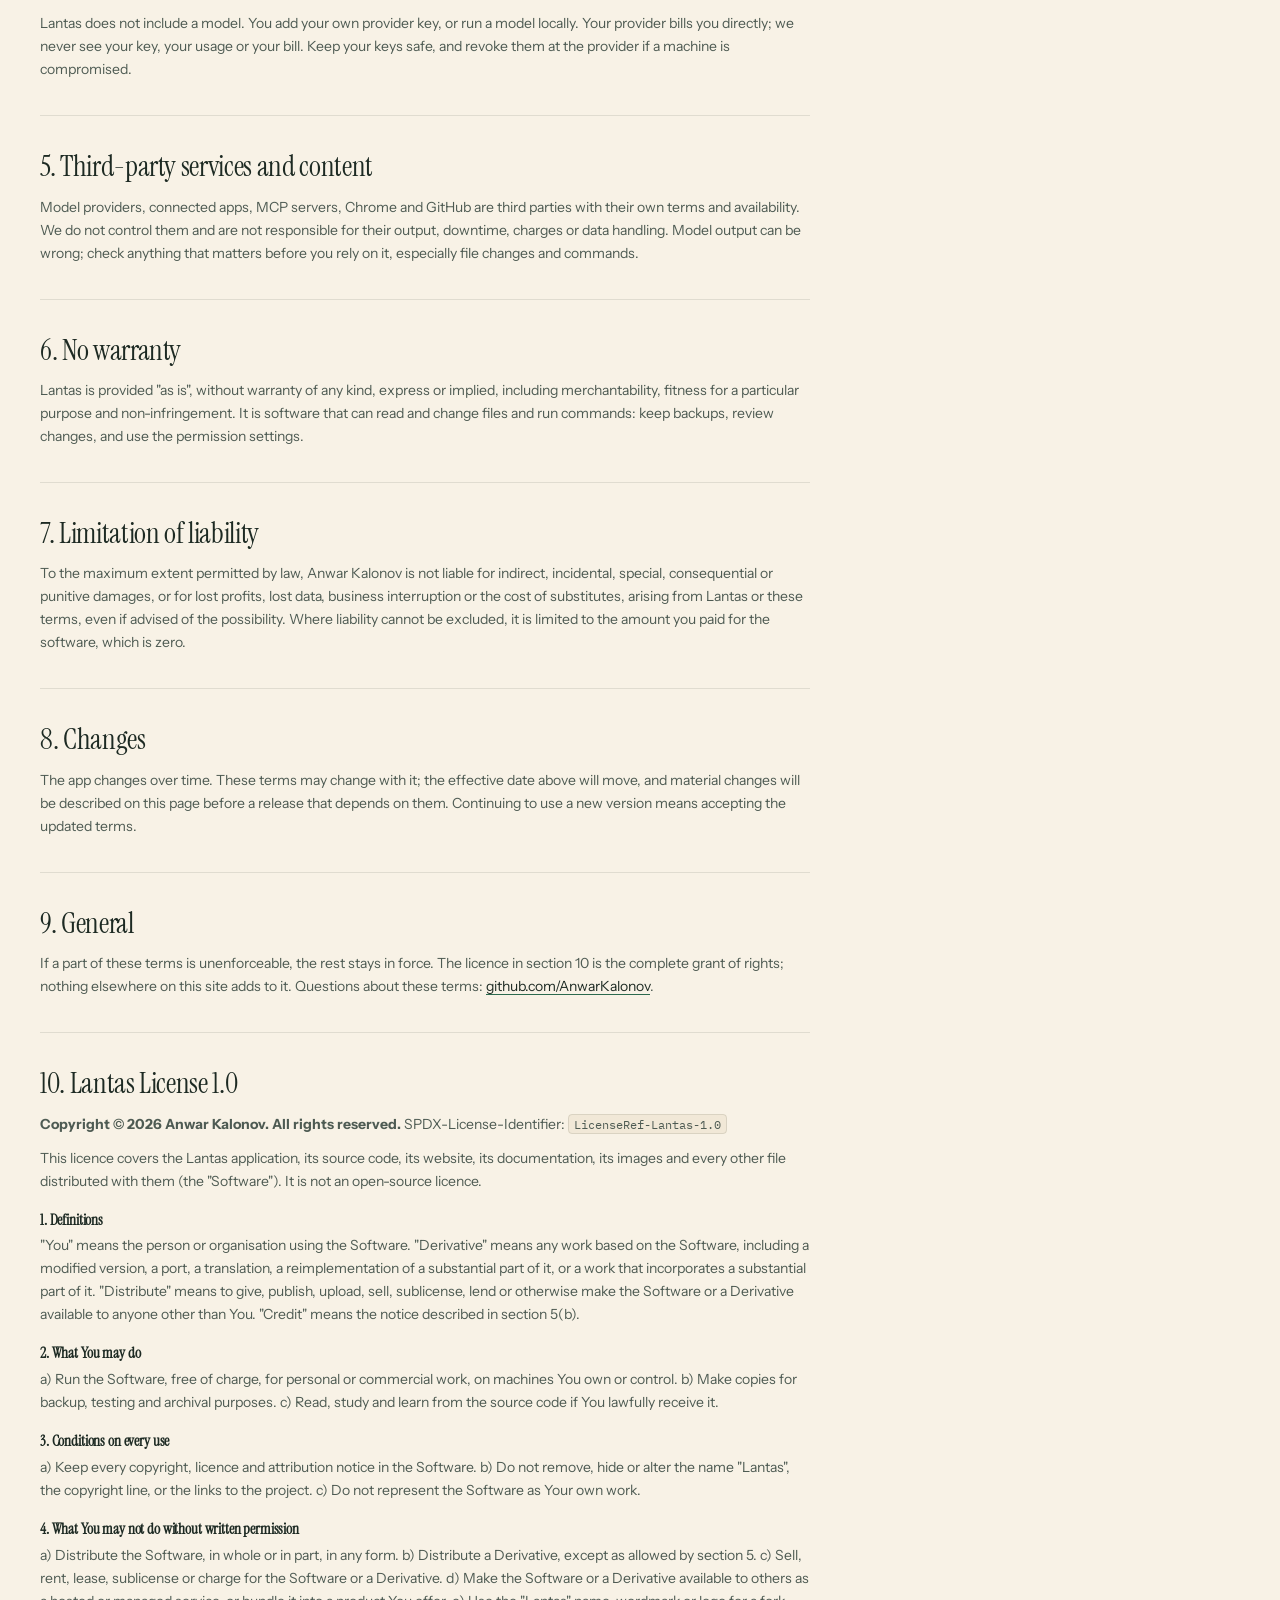
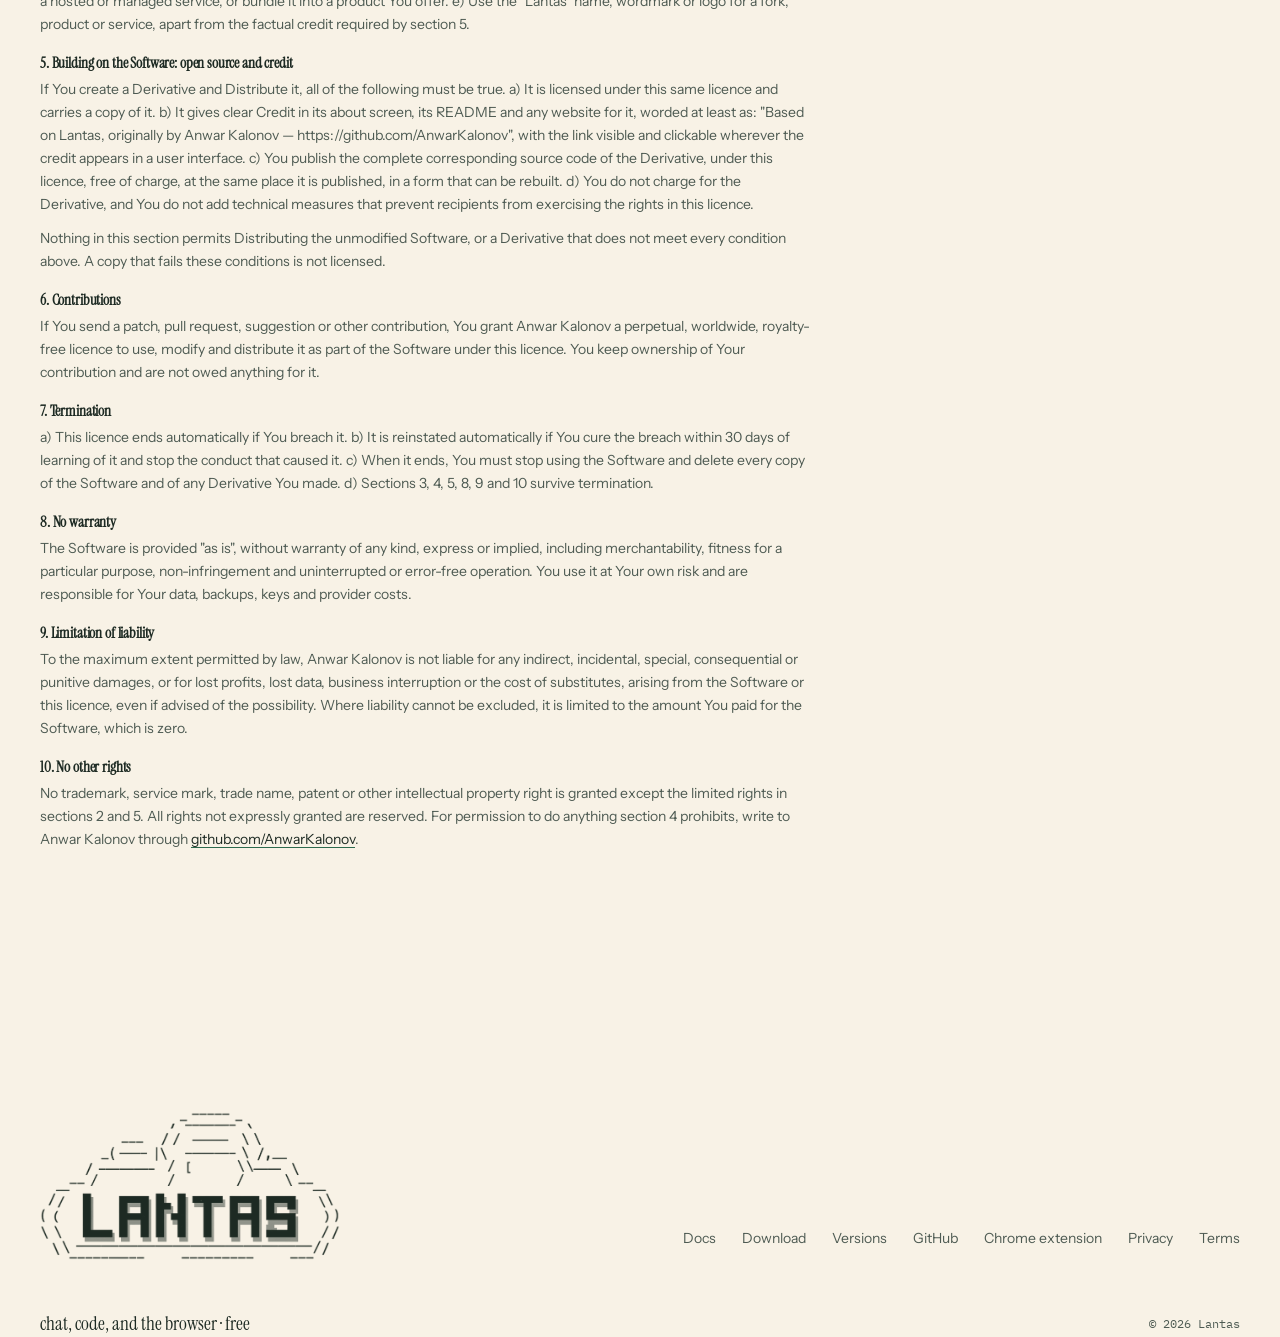
<file: terms.html>
<!DOCTYPE html>
<html lang="en">
<head>
<meta charset="utf-8">
<meta name="viewport" content="width=device-width, initial-scale=1">
<title>Terms — Lantas</title>
<meta name="description" content="The terms that apply to the Lantas app and website, including the Lantas License 1.0: free to use, no copying, no resale, and forks must be open source with credit.">
<meta name="robots" content="index, follow">

<link rel="preconnect" href="https://fonts.googleapis.com">
<link rel="preconnect" href="https://fonts.gstatic.com" crossorigin>
<link href="https://fonts.googleapis.com/css2?family=Instrument+Sans:wght@400;500;600&family=Instrument+Serif:ital@0;1&family=IBM+Plex+Mono:wght@400;500&display=swap" rel="stylesheet">
<link rel="stylesheet" href="assets/site.css">
<style>
  .legal-hero { padding-block: clamp(48px, 6vw, 78px) clamp(20px, 3vw, 30px); border-bottom: 1px solid var(--line); background: radial-gradient(110% 130% at 86% 0%, var(--green-wash), transparent 58%); }
  .legal-kicker { display: flex; align-items: center; gap: 10px; margin-bottom: 16px; font-family: var(--mono); font-size: 11px; letter-spacing: .09em; text-transform: uppercase; color: var(--ink-3); }
  .legal-kicker .dot { width: 6px; height: 6px; border-radius: 50%; background: var(--green); box-shadow: 0 0 0 4px var(--green-wash); }
  .legal-hero h1 { margin: 0 0 16px; font-family: var(--serif); font-weight: 400; font-size: clamp(40px, 4.6vw, 60px); line-height: .98; letter-spacing: -.025em; }
  .legal-hero h1 em { font-style: italic; color: var(--green); }
  .legal-dek { max-width: 60ch; margin: 0; color: var(--ink-2); font-size: 16px; line-height: 26px; }
  .legal-meta { display: flex; flex-wrap: wrap; gap: 8px 20px; margin-top: 22px; font-family: var(--mono); font-size: 10.5px; color: var(--ink-3); }
  .legal-meta b { color: var(--ink-2); font-weight: 500; }

  .legal-wrap { display: grid; grid-template-columns: minmax(0, 1fr) 250px; gap: 56px; padding-block: clamp(38px, 4.5vw, 58px) 96px; align-items: start; }
  .legal { max-width: 70ch; }
  .legal section { padding-bottom: 34px; margin-bottom: 34px; border-bottom: 1px solid var(--line); }
  .legal section:last-child { border-bottom: 0; margin-bottom: 0; padding-bottom: 0; }
  .legal h2 { margin: 0 0 12px; font-family: var(--serif); font-weight: 400; font-size: clamp(23px, 2.4vw, 29px); line-height: 1.15; letter-spacing: -.012em; }
  .legal h3 { margin: 20px 0 6px; font-size: 14.5px; font-weight: 600; }
  .legal p, .legal li { color: var(--ink-2); font-size: 14px; line-height: 23px; }
  .legal p + p { margin-top: 11px; }
  .legal ul, .legal ol { margin: 10px 0 0; padding-left: 20px; }
  .legal li + li { margin-top: 7px; }
  .legal code { padding: 1px 5px; border: 1px solid var(--line); border-radius: 4px; background: var(--paper-2); font-family: var(--mono); font-size: .88em; color: var(--ink-2); }
  .legal a { color: var(--ink); text-decoration: underline; text-decoration-color: var(--green); text-underline-offset: 3px; }
  .legal-rules { margin: 14px 0 0; padding: 0; list-style: none; border: 1px solid var(--line); border-radius: 12px; background: var(--card); overflow: hidden; }
  .legal-rules li { display: grid; grid-template-columns: 20px minmax(0, 1fr); gap: 10px; margin: 0; padding: 12px 16px; font-size: 13.5px; line-height: 21px; }
  .legal-rules li + li { border-top: 1px solid var(--line); }
  .legal-rules b { color: var(--ink); font-weight: 600; }
  .legal-rules .mark { font-family: var(--mono); font-size: 11px; padding-top: 2px; color: var(--green); }
  .legal-rules li.no .mark { color: var(--terra); }
  .legal-aside { position: sticky; top: 84px; padding: 16px 18px; border: 1px solid var(--line); border-radius: 14px; background: var(--card); }
  .legal-aside h3 { margin: 0 0 10px; font-family: var(--mono); font-size: 10px; letter-spacing: .09em; text-transform: uppercase; color: var(--ink-3); font-weight: 500; }
  .legal-aside a { display: block; padding: 5px 0; color: var(--ink-2); font-size: 12.5px; text-decoration: none; }
  .legal-aside a:hover { color: var(--ink); }
  .legal-aside .aside-foot { margin-top: 14px; padding-top: 12px; border-top: 1px solid var(--line); font-size: 11.5px; line-height: 18px; color: var(--ink-3); }
  .legal-aside .aside-foot a { display: inline; padding: 0; color: var(--ink-2); text-decoration: underline; }

  @media (max-width: 900px) { .legal-wrap { grid-template-columns: 1fr; gap: 26px; } .legal-aside { position: static; order: -1; } }
</style>
<script>try{var t=localStorage.getItem("lantas-theme")||(matchMedia("(prefers-color-scheme: dark)").matches?"dark":"light");document.documentElement.dataset.theme=t;}catch(e){}</script>
</head>
<body>

<header class="nav">
  <div class="wrap nav-in">
    <a class="brand" href="index.html" aria-label="Lantas home">
      <span class="slash">/</span> <span class="sub">Terms</span>
    </a>

    <nav class="nav-links" aria-label="Sections">
      <a href="index.html#features">Features</a>
      <a href="docs.html">Docs</a>
      <a href="download.html">Download</a>
      <a href="versions.html">Versions</a>
    </nav>

    <div class="nav-right">
      <button class="theme-btn" type="button" data-theme-toggle aria-label="Switch to dark mode" title="Switch theme">
        <svg class="i-moon" viewBox="0 0 24 24" fill="none" stroke="currentColor" stroke-width="1.6" stroke-linecap="round" stroke-linejoin="round" width="17" height="17" aria-hidden="true"><path d="M20.5 14.6A8.6 8.6 0 0 1 9.4 3.5a8.6 8.6 0 1 0 11.1 11.1Z"/></svg>
        <svg class="i-sun" viewBox="0 0 24 24" fill="none" stroke="currentColor" stroke-width="1.6" stroke-linecap="round" stroke-linejoin="round" width="17" height="17" aria-hidden="true"><circle cx="12" cy="12" r="4.1"/><path d="M12 2.6v2.2M12 19.2v2.2M2.6 12h2.2M19.2 12h2.2M5.4 5.4l1.6 1.6M17 17l1.6 1.6M18.6 5.4 17 7M7 17l-1.6 1.6"/></svg>
      </button>
      <a class="txt" href="index.html">Home</a>
      <a class="txt" href="https://github.com/AnwarKalonov">GitHub</a>
      <a class="btn btn-primary btn-sm" href="download.html">Download</a>
      <button class="menu-btn" aria-label="Menu" aria-expanded="false">
        <svg viewBox="0 0 24 24" width="18" height="18" fill="none" stroke="currentColor" stroke-width="1.5" stroke-linecap="round"><path d="M4 7h16M4 12h16M4 17h16"/></svg>
      </button>
    </div>
  </div>
  <div class="nav-progress" aria-hidden="true"><span></span></div>
</header>

<main>

<div class="legal-hero">
  <div class="wrap">
    <p class="legal-kicker"><span class="dot"></span>Lantas · legal</p>
    <h1>Free to use. <em>Not to take.</em></h1>
    <p class="legal-dek">These terms cover the app, the Chrome extension and this website. The short version: use Lantas for your own work, keep our name on it, and if you build on it in public, publish your source and credit us.</p>
    <div class="legal-meta">
      <span><b>Effective</b> 25 November 2026</span>
      <span><b>Licence</b> Lantas License 1.0</span>
      <span><b>Contact</b> <a href="https://github.com/AnwarKalonov">github.com/AnwarKalonov</a></span>
    </div>
  </div>
</div>

<div class="wrap legal-wrap">
  <article class="legal">

    <section id="agreement">
      <h2>1. Agreement</h2>
      <p>By downloading, installing or using Lantas, you agree to these terms and to the <a href="#licence">Lantas License 1.0</a>. If you do not agree, do not install or use the software.</p>
      <p>These terms are between you and Anwar Kalonov ("we", "us"), the author of Lantas. They do not replace the terms of any model provider, app or service you connect yourself; those are separate agreements between you and that provider.</p>
    </section>

    <section id="licence">
      <h2>2. Licence</h2>
      <p>Lantas is free to download and use, but it is not open source. The full text is the <a href="#licence-text">Lantas License 1.0</a> below; this is the plain-language summary.</p>
      <ul class="legal-rules">
        <li><span class="mark">✓</span><span><b>Run it, free.</b> Personal or commercial work, on machines you control, with no account and no fee.</span></li>
        <li><span class="mark">✓</span><span><b>Keep your own backups.</b> Copy the app for backup, testing and archival use.</span></li>
        <li class="no"><span class="mark">×</span><span><b>Don't redistribute it.</b> No reposting the app, the dmg, the site or the source, and no bundling it into a product you offer.</span></li>
        <li class="no"><span class="mark">×</span><span><b>Don't sell it or host it.</b> No paid builds, no managed service, no resale.</span></li>
        <li class="no"><span class="mark">×</span><span><b>Don't strip the name.</b> Copyright lines, the Lantas name and its links stay where they are.</span></li>
        <li><span class="mark">→</span><span><b>Forks go public and give credit.</b> If you build a derivative and distribute it, it must be licensed under this same licence, must credit "Based on Lantas, originally by Anwar Kalonov — https://github.com/AnwarKalonov" in its about screen, README and website, and must publish its complete source free of charge.</span></li>
      </ul>
      <p>Without our written permission you may not do anything in the "don't" rows above. Ask through <a href="https://github.com/AnwarKalonov">github.com/AnwarKalonov</a> if you need one of them.</p>
    </section>

    <section id="use">
      <h2>3. Acceptable use</h2>
      <p>You are responsible for what you ask Lantas to do and for the accounts it acts on. Do not use it to:</p>
      <ul>
        <li>break the law, infringe someone's rights, or access systems and data you are not authorised to access;</li>
        <li>evade a provider's terms, rate limits or safety systems;</li>
        <li>send malware, spam or deceptive content;</li>
        <li>process other people's personal data without a lawful basis.</li>
      </ul>
    </section>

    <section id="keys">
      <h2>4. Your keys, your costs</h2>
      <p>Lantas does not include a model. You add your own provider key, or run a model locally. Your provider bills you directly; we never see your key, your usage or your bill. Keep your keys safe, and revoke them at the provider if a machine is compromised.</p>
    </section>

    <section id="third-party">
      <h2>5. Third-party services and content</h2>
      <p>Model providers, connected apps, MCP servers, Chrome and GitHub are third parties with their own terms and availability. We do not control them and are not responsible for their output, downtime, charges or data handling. Model output can be wrong; check anything that matters before you rely on it, especially file changes and commands.</p>
    </section>

    <section id="warranty">
      <h2>6. No warranty</h2>
      <p>Lantas is provided "as is", without warranty of any kind, express or implied, including merchantability, fitness for a particular purpose and non-infringement. It is software that can read and change files and run commands: keep backups, review changes, and use the permission settings.</p>
    </section>

    <section id="liability">
      <h2>7. Limitation of liability</h2>
      <p>To the maximum extent permitted by law, Anwar Kalonov is not liable for indirect, incidental, special, consequential or punitive damages, or for lost profits, lost data, business interruption or the cost of substitutes, arising from Lantas or these terms, even if advised of the possibility. Where liability cannot be excluded, it is limited to the amount you paid for the software, which is zero.</p>
    </section>

    <section id="changes">
      <h2>8. Changes</h2>
      <p>The app changes over time. These terms may change with it; the effective date above will move, and material changes will be described on this page before a release that depends on them. Continuing to use a new version means accepting the updated terms.</p>
    </section>

    <section id="law">
      <h2>9. General</h2>
      <p>If a part of these terms is unenforceable, the rest stays in force. The licence in section 10 is the complete grant of rights; nothing elsewhere on this site adds to it. Questions about these terms: <a href="https://github.com/AnwarKalonov">github.com/AnwarKalonov</a>.</p>
    </section>

    <section id="licence-text">
      <h2>10. Lantas License 1.0</h2>
      <p><b>Copyright © 2026 Anwar Kalonov. All rights reserved.</b> SPDX-License-Identifier: <code>LicenseRef-Lantas-1.0</code></p>
      <p>This licence covers the Lantas application, its source code, its website, its documentation, its images and every other file distributed with them (the "Software"). It is not an open-source licence.</p>

      <h3>1. Definitions</h3>
      <p>"You" means the person or organisation using the Software. "Derivative" means any work based on the Software, including a modified version, a port, a translation, a reimplementation of a substantial part of it, or a work that incorporates a substantial part of it. "Distribute" means to give, publish, upload, sell, sublicense, lend or otherwise make the Software or a Derivative available to anyone other than You. "Credit" means the notice described in section 5(b).</p>

      <h3>2. What You may do</h3>
      <p>a) Run the Software, free of charge, for personal or commercial work, on machines You own or control. b) Make copies for backup, testing and archival purposes. c) Read, study and learn from the source code if You lawfully receive it.</p>

      <h3>3. Conditions on every use</h3>
      <p>a) Keep every copyright, licence and attribution notice in the Software. b) Do not remove, hide or alter the name "Lantas", the copyright line, or the links to the project. c) Do not represent the Software as Your own work.</p>

      <h3>4. What You may not do without written permission</h3>
      <p>a) Distribute the Software, in whole or in part, in any form. b) Distribute a Derivative, except as allowed by section 5. c) Sell, rent, lease, sublicense or charge for the Software or a Derivative. d) Make the Software or a Derivative available to others as a hosted or managed service, or bundle it into a product You offer. e) Use the "Lantas" name, wordmark or logo for a fork, product or service, apart from the factual credit required by section 5.</p>

      <h3>5. Building on the Software: open source and credit</h3>
      <p>If You create a Derivative and Distribute it, all of the following must be true. a) It is licensed under this same licence and carries a copy of it. b) It gives clear Credit in its about screen, its README and any website for it, worded at least as: "Based on Lantas, originally by Anwar Kalonov — https://github.com/AnwarKalonov", with the link visible and clickable wherever the credit appears in a user interface. c) You publish the complete corresponding source code of the Derivative, under this licence, free of charge, at the same place it is published, in a form that can be rebuilt. d) You do not charge for the Derivative, and You do not add technical measures that prevent recipients from exercising the rights in this licence.</p>
      <p>Nothing in this section permits Distributing the unmodified Software, or a Derivative that does not meet every condition above. A copy that fails these conditions is not licensed.</p>

      <h3>6. Contributions</h3>
      <p>If You send a patch, pull request, suggestion or other contribution, You grant Anwar Kalonov a perpetual, worldwide, royalty-free licence to use, modify and distribute it as part of the Software under this licence. You keep ownership of Your contribution and are not owed anything for it.</p>

      <h3>7. Termination</h3>
      <p>a) This licence ends automatically if You breach it. b) It is reinstated automatically if You cure the breach within 30 days of learning of it and stop the conduct that caused it. c) When it ends, You must stop using the Software and delete every copy of the Software and of any Derivative You made. d) Sections 3, 4, 5, 8, 9 and 10 survive termination.</p>

      <h3>8. No warranty</h3>
      <p>The Software is provided "as is", without warranty of any kind, express or implied, including merchantability, fitness for a particular purpose, non-infringement and uninterrupted or error-free operation. You use it at Your own risk and are responsible for Your data, backups, keys and provider costs.</p>

      <h3>9. Limitation of liability</h3>
      <p>To the maximum extent permitted by law, Anwar Kalonov is not liable for any indirect, incidental, special, consequential or punitive damages, or for lost profits, lost data, business interruption or the cost of substitutes, arising from the Software or this licence, even if advised of the possibility. Where liability cannot be excluded, it is limited to the amount You paid for the Software, which is zero.</p>

      <h3>10. No other rights</h3>
      <p>No trademark, service mark, trade name, patent or other intellectual property right is granted except the limited rights in sections 2 and 5. All rights not expressly granted are reserved. For permission to do anything section 4 prohibits, write to Anwar Kalonov through <a href="https://github.com/AnwarKalonov">github.com/AnwarKalonov</a>.</p>
    </section>

  </article>

  <aside class="legal-aside">
    <h3>On this page</h3>
    <a href="#agreement">1. Agreement</a>
    <a href="#licence">2. Licence</a>
    <a href="#use">3. Acceptable use</a>
    <a href="#keys">4. Your keys, your costs</a>
    <a href="#third-party">5. Third parties</a>
    <a href="#warranty">6. No warranty</a>
    <a href="#liability">7. Liability</a>
    <a href="#changes">8. Changes</a>
    <a href="#law">9. General</a>
    <a href="#licence-text">10. Licence text</a>
    <div class="aside-foot">Your data is covered by the <a href="privacy.html">privacy policy</a>.</div>
  </aside>
</div>

</main>

<footer class="footer">
  <div class="wrap">
    <div class="foot-top">
      <div class="foot-mark">
        <img class="lockup lockup-ink" src="assets/img/lockup-ink.png" alt="Lantas" width="284" height="140">
        <img class="lockup lockup-light" src="assets/img/lockup-light.png" alt="" aria-hidden="true" width="284" height="140">
      </div>
      <div class="foot-links">
        <a href="docs.html">Docs</a>
        <a href="download.html">Download</a>
        <a href="versions.html">Versions</a>
        <a href="https://github.com/AnwarKalonov">GitHub</a>
        <a href="docs.html#extension">Chrome extension</a>
        <a href="privacy.html">Privacy</a>
        <a href="terms.html">Terms</a>
      </div>
    </div>
    <div class="foot-bottom">
      <span class="line">chat, code, and the browser · free</span>
      <span class="mono">© 2026 Lantas</span>
    </div>
  </div>
</footer>

<script src="assets/site.js"></script>
</body>
</html>
</file>
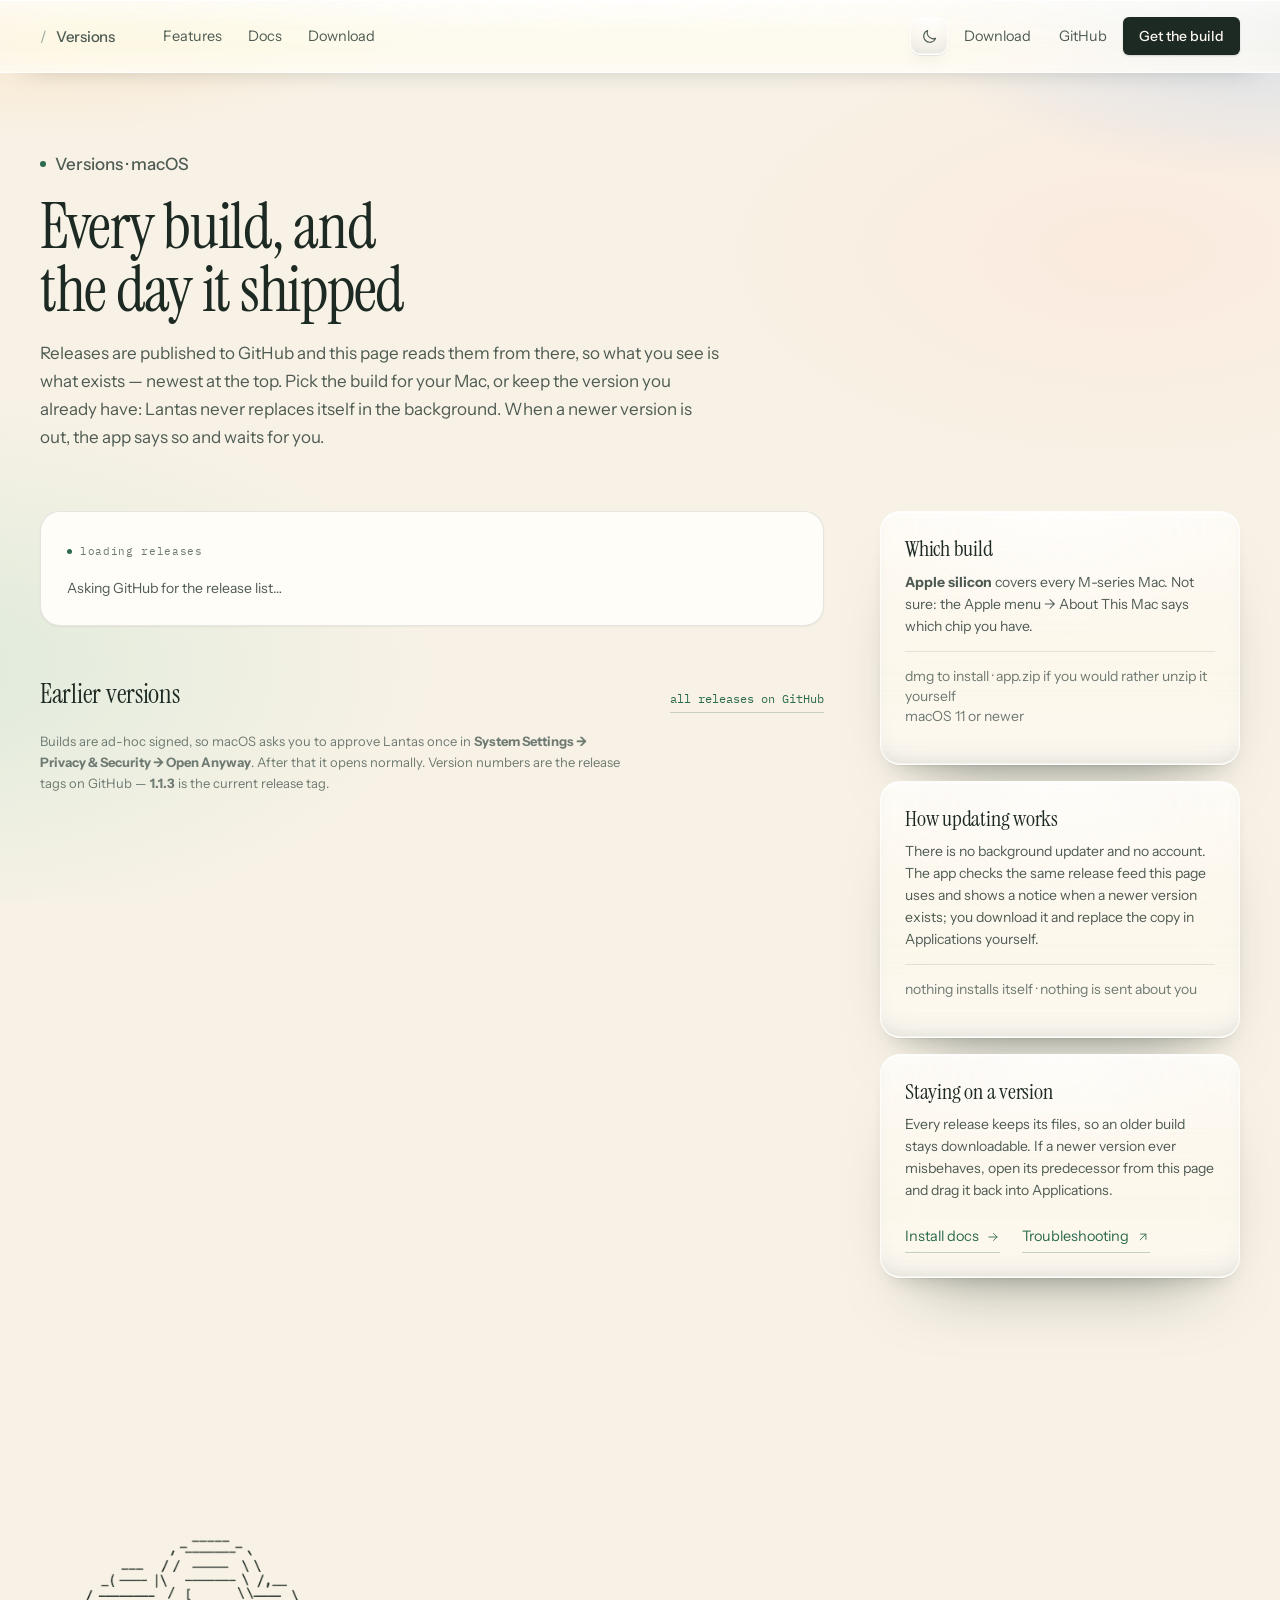
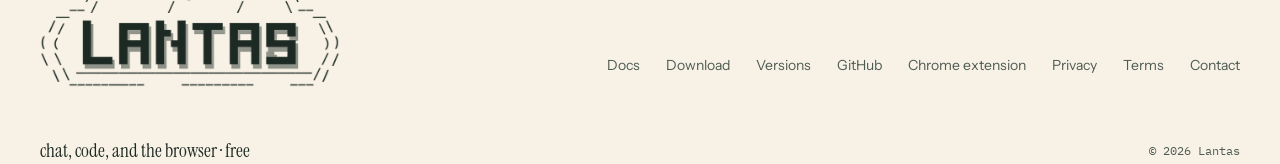
<file: versions.html>
<!DOCTYPE html>
<html lang="en">
<head>
<meta charset="utf-8">
<meta name="viewport" content="width=device-width, initial-scale=1">
<title>Versions — Lantas</title>
<meta name="description" content="Every Lantas release, newest first: version, date, release notes and the build for Apple silicon. Free, and no account to download.">

<link rel="preconnect" href="https://fonts.googleapis.com">
<link rel="preconnect" href="https://fonts.gstatic.com" crossorigin>
<link href="https://fonts.googleapis.com/css2?family=Instrument+Sans:wght@400;500;600&family=Instrument+Serif:ital@0;1&family=IBM+Plex+Mono:wght@400;500&display=swap" rel="stylesheet">
<link rel="stylesheet" href="assets/site.css">
<script>try{var t=localStorage.getItem("lantas-theme")||(matchMedia("(prefers-color-scheme: dark)").matches?"dark":"light");document.documentElement.dataset.theme=t;}catch(e){}</script>
</head>
<body>

<header class="nav">
  <div class="wrap nav-in">
    <a class="brand" href="index.html" aria-label="Lantas home">
      <span class="slash">/</span> <span class="sub">Versions</span>
    </a>

    <nav class="nav-links" aria-label="Sections">
      <a href="index.html#features">Features</a>
      <a href="docs.html">Docs</a>
      <a href="download.html">Download</a>
    </nav>

    <div class="nav-right">
      <button class="theme-btn" type="button" data-theme-toggle aria-label="Switch to dark mode" title="Switch theme">
        <svg class="i-moon" viewBox="0 0 24 24" fill="none" stroke="currentColor" stroke-width="1.6" stroke-linecap="round" stroke-linejoin="round" width="17" height="17" aria-hidden="true"><path d="M20.5 14.6A8.6 8.6 0 0 1 9.4 3.5a8.6 8.6 0 1 0 11.1 11.1Z"/></svg>
        <svg class="i-sun" viewBox="0 0 24 24" fill="none" stroke="currentColor" stroke-width="1.6" stroke-linecap="round" stroke-linejoin="round" width="17" height="17" aria-hidden="true"><circle cx="12" cy="12" r="4.1"/><path d="M12 2.6v2.2M12 19.2v2.2M2.6 12h2.2M19.2 12h2.2M5.4 5.4l1.6 1.6M17 17l1.6 1.6M18.6 5.4 17 7M7 17l-1.6 1.6"/></svg>
      </button>
      <a class="txt" href="download.html">Download</a>
      <a class="txt" href="https://github.com/AnwarKalonov/Lantas-download">GitHub</a>
      <a class="btn btn-primary btn-sm" href="download.html">Get the build</a>
      <button class="menu-btn" aria-label="Menu" aria-expanded="false">
        <svg viewBox="0 0 24 24" width="18" height="18" fill="none" stroke="currentColor" stroke-width="1.5" stroke-linecap="round"><path d="M4 7h16M4 12h16M4 17h16"/></svg>
      </button>
    </div>
  </div>
  <div class="nav-progress" aria-hidden="true"><span></span></div>
</header>

<main>

<section class="dl-hero ver-hero">
  <div class="wrap">
    <p class="eyebrow"><span class="dot"></span>Versions · macOS</p>
    <h1>Every build, and the day it shipped</h1>
    <p>Releases are published to GitHub and this page reads them from there, so what you see is what exists — newest at the top. Pick the build for your Mac, or keep the version you already have: Lantas never replaces itself in the background. When a newer version is out, the app says so and waits for you.</p>
    <p class="ver-stamp" id="ver-stamp" aria-live="polite"></p>
  </div>
</section>

<div class="wrap dl-grid ver-grid">
  <div>
    <div id="ver-latest">
      <article class="ver-card is-empty">
        <p class="ver-kicker"><span class="dot"></span>Loading releases</p>
        <p class="ver-empty">Asking GitHub for the release list…</p>
      </article>
    </div>

    <p class="ver-status" id="ver-status" role="status" hidden></p>

    <noscript>
      <p class="dl-note">This page builds its list from the GitHub release feed, which needs JavaScript. You can read every version on <a href="https://github.com/AnwarKalonov/Lantas-download/releases">the releases page</a> instead.</p>
    </noscript>

    <section class="ver-history" aria-labelledby="ver-history-head">
      <div class="ver-history-head">
        <h2 id="ver-history-head">Earlier versions</h2>
        <a href="https://github.com/AnwarKalonov/Lantas-download/releases">all releases on GitHub</a>
      </div>
      <div id="ver-list"></div>
    </section>

    <p class="dl-note">Builds are ad-hoc signed, so macOS asks you to approve Lantas once in <b>System Settings → Privacy &amp; Security → Open Anyway</b>. After that it opens normally. Version numbers are the release tags on GitHub — <b>1.1.3</b> is the current release tag.</p>
  </div>

  <aside>
    <div class="side-card">
      <h3>Which build</h3>
      <p><b>Apple silicon</b> covers every M-series Mac. Not sure: the Apple menu → About This Mac says which chip you have.</p>
      <p class="meta">dmg to install · app.zip if you would rather unzip it yourself<br>macOS 11 or newer</p>
    </div>

    <div class="side-card" style="margin-top:16px">
      <h3>How updating works</h3>
      <p>There is no background updater and no account. The app checks the same release feed this page uses and shows a notice when a newer version exists; you download it and replace the copy in Applications yourself.</p>
      <p class="meta">nothing installs itself · nothing is sent about you</p>
    </div>

    <div class="side-card" style="margin-top:16px">
      <h3>Staying on a version</h3>
      <p>Every release keeps its files, so an older build stays downloadable. If a newer version ever misbehaves, open its predecessor from this page and drag it back into Applications.</p>
      <div class="linkrow">
        <a href="docs.html#installation">Install docs
          <svg viewBox="0 0 24 24" fill="none" stroke="currentColor" stroke-width="1.5" stroke-linecap="round" stroke-linejoin="round"><path d="M5 12h14M13 6l6 6-6 6"/></svg>
        </a>
        <a href="docs.html#troubleshooting">Troubleshooting
          <svg viewBox="0 0 24 24" fill="none" stroke="currentColor" stroke-width="1.5" stroke-linecap="round" stroke-linejoin="round"><path d="M7 17 17 7M8 7h9v9"/></svg>
        </a>
      </div>
    </div>
  </aside>
</div>

</main>

<footer class="footer">
  <div class="wrap">
    <div class="foot-top">
      <div class="foot-mark">
        <img class="lockup lockup-ink" src="assets/img/lockup-ink.png" alt="Lantas" width="284" height="140">
        <img class="lockup lockup-light" src="assets/img/lockup-light.png" alt="" aria-hidden="true" width="284" height="140">
      </div>
      <div class="foot-links">
        <a href="docs.html">Docs</a>
        <a href="download.html">Download</a>
        <a href="versions.html">Versions</a>
        <a href="https://github.com/AnwarKalonov/Lantas-download">GitHub</a>
        <a href="docs.html#extension">Chrome extension</a>
        <a href="privacy.html">Privacy</a>
        <a href="terms.html">Terms</a>
        <a href="https://github.com/AnwarKalonov">Contact</a>
      </div>
    </div>
    <div class="foot-bottom">
      <span class="line">chat, code, and the browser · free</span>
      <span class="mono">© 2026 Lantas</span>
    </div>
  </div>
</footer>

<script src="assets/site.js"></script>
<script src="assets/versions.js"></script>
</body>
</html>
</file>
<file: assets/site.css>
/* ============================================================
   Lantas — daylight above the machines
   warm paper, forest ink, one green accent, soft 3D cloud.
   ============================================================ */

:root {
  /* paper */
  --paper: #f8f2e6;
  --paper-2: #f1e8d7;
  --paper-3: #e9ddc8;
  --card: #fffdf8;

  /* ink */
  --ink: #1d2a23;
  --ink-2: #4e5b53;
  --ink-3: #6e7a72;
  --ink-4: #93a096;

  /* hairlines */
  --line: rgba(29, 42, 35, 0.11);
  --line-2: rgba(29, 42, 35, 0.2);

  /* accent */
  --green: #2c6a4e;
  --green-2: #3d8163;
  --green-wash: #e6efe4;
  --terra: #b7583a;
  --terra-wash: #f8e8df;

  /* radius */
  --r-xs: 6px;
  --r-sm: 10px;
  --r-md: 14px;
  --r-lg: 20px;
  --r-xl: 28px;
  --r-2xl: 36px;

  /* depth */
  --sh-sm: 0 1px 2px rgba(29, 42, 35, 0.06);
  --sh: 0 1px 2px rgba(29, 42, 35, 0.05), 0 20px 44px -26px rgba(29, 42, 35, 0.35);
  --sh-lg: 0 2px 4px rgba(29, 42, 35, 0.04), 0 48px 80px -40px rgba(29, 42, 35, 0.35);

  /* type */
  --serif: "Instrument Serif", Georgia, "Times New Roman", serif;
  --sans: "Instrument Sans", ui-sans-serif, -apple-system, "Segoe UI", sans-serif;
  --mono: "IBM Plex Mono", ui-monospace, "SF Mono", Menlo, monospace;

  /* motion */
  --ease: cubic-bezier(0.22, 1, 0.36, 1);
  --t-fast: 160ms;
  --t-mid: 240ms;
  --t-in: 620ms;

  --wrap: 1200px;
}

*,
*::before,
*::after {
  box-sizing: border-box;
}

html {
  scroll-behavior: smooth;
  scroll-padding-top: 96px;
  -webkit-text-size-adjust: 100%;
}

body {
  margin: 0;
  background: var(--paper);
  color: var(--ink);
  font-family: var(--sans);
  font-size: 16px;
  line-height: 27px;
  -webkit-font-smoothing: antialiased;
  overflow-x: clip;
}

::selection {
  background: rgba(44, 106, 78, 0.16);
  color: var(--ink);
}

h1,
h2,
h3,
h4,
p,
figure,
blockquote,
ul,
ol {
  margin: 0;
}

img,
svg {
  display: block;
  max-width: 100%;
}

a {
  color: inherit;
  text-decoration: none;
}

button {
  font: inherit;
  color: inherit;
  background: none;
  border: 0;
  cursor: pointer;
}

:focus-visible {
  outline: 2px solid var(--green);
  outline-offset: 3px;
  border-radius: var(--r-xs);
}

/* ---------- layout ---------- */

.wrap {
  width: min(100% - 80px, var(--wrap));
  margin-inline: auto;
}

.sec {
  padding-block: clamp(72px, 9vw, 132px);
}

.sec--tight {
  padding-block: clamp(56px, 6vw, 88px);
}

.sec-head {
  display: grid;
  gap: 20px;
  max-width: 780px;
  margin-bottom: 48px;
}

.sec-head--wide {
  grid-template-columns: minmax(0, 1.25fr) minmax(0, 0.75fr);
  gap: 24px 56px;
  max-width: none;
  align-items: end;
}

.sec-head h2 {
  font-family: var(--serif);
  font-weight: 400;
  font-size: clamp(34px, 4.2vw, 56px);
  line-height: 0.99;
  letter-spacing: -0.015em;
  text-wrap: balance;
}

.sec-head .dek {
  font-size: 16.5px;
  line-height: 27px;
  color: var(--ink-2);
  max-width: 44ch;
}

.eyebrow {
  display: flex;
  align-items: center;
  gap: 9px;
  font-size: 13px;
  line-height: 18px;
  font-weight: 500;
  color: var(--ink-2);
}

.eyebrow .dot {
  width: 6px;
  height: 6px;
  border-radius: 50%;
  background: var(--green);
  flex: none;
}

.eyebrow--plain .dot {
  display: none;
}

h3 {
  font-family: var(--serif);
  font-weight: 400;
  font-size: clamp(26px, 2.6vw, 34px);
  line-height: 1.1;
  letter-spacing: -0.01em;
}

.prose p {
  max-width: 62ch;
  color: var(--ink-2);
  font-size: 16.5px;
  line-height: 28px;
}

.prose p + p {
  margin-top: 18px;
}

.prose strong,
.prose b {
  color: var(--ink);
  font-weight: 600;
}

.prose a {
  color: var(--green);
  border-bottom: 1px solid rgba(44, 106, 78, 0.3);
  transition: border-color var(--t-fast) var(--ease);
}

.prose a:hover {
  border-color: var(--green);
}

.mono {
  font-family: var(--mono);
  font-size: 0.92em;
  font-variant-numeric: tabular-nums;
}

.meta {
  font-size: 13px;
  line-height: 20px;
  color: var(--ink-3);
}

.cap {
  margin-top: 14px;
  font-size: 13.5px;
  line-height: 21px;
  color: var(--ink-3);
  max-width: 66ch;
}

.cap b {
  color: var(--ink-2);
  font-weight: 500;
}

.grid-copy {
  display: grid;
  grid-template-columns: minmax(0, 1fr) minmax(0, 560px);
  gap: 32px 64px;
  align-items: start;
}

.grid-2 {
  display: grid;
  grid-template-columns: repeat(2, minmax(0, 1fr));
  gap: 32px;
}

.hair {
  height: 1px;
  background: var(--line);
  border: 0;
  margin: 0;
}

/* ---------- nav ---------- */

.nav {
  position: sticky;
  top: 0;
  z-index: 60;
  background: rgba(248, 242, 230, 0.82);
  backdrop-filter: blur(16px) saturate(120%);
  transition: border-color var(--t-mid) var(--ease), background-color var(--t-mid) var(--ease);
  border-bottom: 1px solid transparent;
}

.nav.stuck {
  border-bottom-color: var(--line);
  background: rgba(248, 242, 230, 0.92);
}

.nav-in {
  display: flex;
  align-items: center;
  gap: 36px;
  height: 72px;
}

.brand {
  display: flex;
  align-items: center;
  gap: 9px;
  font-family: var(--serif);
  font-size: 23px;
  line-height: 1;
  letter-spacing: -0.01em;
  color: var(--ink);
  flex: none;
}

.brand .slash {
  color: var(--ink-4);
  font-family: var(--sans);
  font-size: 15px;
}

.brand .sub {
  font-family: var(--sans);
  font-size: 15px;
  font-weight: 500;
  color: var(--ink-2);
}

.mark {
  width: 46px;
  height: 25px;
  flex: none;
  color: var(--green);
}

.nav-links {
  display: flex;
  align-items: center;
  gap: 2px;
}

.nav-links a {
  padding: 7px 12px;
  border-radius: var(--r-sm);
  font-size: 14.5px;
  color: var(--ink-2);
  transition: color var(--t-fast) var(--ease), background-color var(--t-fast) var(--ease);
}

.nav-links a:hover {
  color: var(--ink);
  background: rgba(29, 42, 35, 0.05);
}

.nav-links a.active {
  color: var(--ink);
}

.nav-links .mob {
  display: none;
}

.nav-right {
  margin-inline-start: auto;
  display: flex;
  align-items: center;
  gap: 4px;
}

.nav-right .txt {
  padding: 7px 12px;
  border-radius: var(--r-sm);
  font-size: 14.5px;
  color: var(--ink-2);
  transition: color var(--t-fast) var(--ease), background-color var(--t-fast) var(--ease);
}

.nav-right .txt:hover {
  color: var(--ink);
  background: rgba(29, 42, 35, 0.05);
}

.menu-btn {
  display: none;
  width: 38px;
  height: 38px;
  align-items: center;
  justify-content: center;
  border-radius: var(--r-sm);
  color: var(--ink-2);
}

.menu-btn:hover {
  background: rgba(29, 42, 35, 0.05);
}

/* ---------- buttons ---------- */

.btn {
  display: inline-flex;
  align-items: center;
  justify-content: center;
  gap: 9px;
  height: 48px;
  padding: 0 22px;
  border-radius: var(--r-sm);
  font-size: 15px;
  font-weight: 500;
  white-space: nowrap;
  transition: background-color var(--t-fast) var(--ease), color var(--t-fast) var(--ease),
    border-color var(--t-fast) var(--ease), box-shadow var(--t-fast) var(--ease),
    transform var(--t-fast) var(--ease);
}

.btn:active {
  transform: translateY(1px);
}

.btn svg {
  width: 17px;
  height: 17px;
  flex: none;
  transition: transform var(--t-fast) var(--ease);
}

.btn-primary {
  background: var(--ink);
  color: #fbf7ee;
  box-shadow: 0 1px 2px rgba(29, 42, 35, 0.2);
}

.btn-primary:hover {
  background: #16211b;
}

.btn-primary:hover svg {
  transform: translateX(2px);
}

.btn-secondary {
  background: var(--card);
  color: var(--ink);
  border: 1px solid var(--line-2);
  box-shadow: var(--sh-sm);
}

.btn-secondary:hover {
  border-color: var(--ink-4);
  background: #fff;
}

.btn-ghost {
  color: var(--ink-2);
  padding-inline: 12px;
}

.btn-ghost:hover {
  color: var(--ink);
}

.btn-ghost svg {
  transition: transform var(--t-fast) var(--ease);
}

.btn-ghost:hover svg {
  transform: translateX(3px);
}

.btn-sm {
  height: 38px;
  padding: 0 16px;
  font-size: 14px;
  border-radius: var(--r-xs);
}

.btn-line {
  border: 1px solid var(--line-2);
  background: var(--card);
  color: var(--ink);
}

.btn-line:hover {
  border-color: var(--ink-4);
}

/* ---------- hero ---------- */

.hero {
  position: relative;
  overflow: clip;
  padding-block: 0 8px;
}

.hero-sky {
  position: absolute;
  top: clamp(-160px, -8vw, -60px);
  right: -4%;
  width: min(62%, 880px);
  z-index: 0;
  pointer-events: none;
  opacity: 0.98;
  -webkit-mask-image: radial-gradient(115% 105% at 58% 42%, #000 52%, rgba(0, 0, 0, 0) 88%);
  mask-image: radial-gradient(115% 105% at 58% 42%, #000 52%, rgba(0, 0, 0, 0) 88%);
  animation: drift 26s ease-in-out infinite alternate;
}

@keyframes drift {
  from {
    transform: translate3d(0, 0, 0) scale(1);
  }
  to {
    transform: translate3d(-14px, 10px, 0) scale(1.015);
  }
}

.hero .wrap {
  position: relative;
  z-index: 1;
}

.hero-copy {
  padding-top: clamp(48px, 6vw, 92px);
  max-width: 680px;
}

.hero h1 {
  font-family: var(--serif);
  font-weight: 400;
  font-size: clamp(52px, 6.4vw, 90px);
  line-height: 0.92;
  letter-spacing: -0.022em;
  margin: 22px 0 26px;
  text-wrap: balance;
}

.hero h1 .soft {
  color: var(--ink-3);
}

.lede {
  font-size: 19px;
  line-height: 31px;
  color: var(--ink-2);
  max-width: 47ch;
}

.lede b {
  color: var(--ink);
  font-weight: 600;
}

.actions {
  display: flex;
  align-items: center;
  gap: 12px;
  margin-top: 34px;
  flex-wrap: wrap;
}

.cmdline {
  display: flex;
  align-items: center;
  gap: 10px;
  margin-top: 26px;
  font-family: var(--mono);
  font-size: 13.5px;
  line-height: 20px;
  color: var(--ink-3);
}

.cmdline .prompt {
  color: var(--green-2);
}

.cmdline code {
  font-family: var(--mono);
  color: var(--ink-2);
}

.cmdline .copy {
  display: inline-flex;
  align-items: center;
  gap: 6px;
  padding: 4px 7px;
  border-radius: var(--r-xs);
  color: var(--ink-4);
  transition: color var(--t-fast) var(--ease), background-color var(--t-fast) var(--ease);
}

.cmdline .copy:hover {
  color: var(--ink);
  background: rgba(29, 42, 35, 0.05);
}

.cmdline .copy svg {
  width: 14px;
  height: 14px;
}

.cmdline .ok {
  opacity: 0;
  transition: opacity var(--t-fast) var(--ease);
  color: var(--green);
}

.cmdline.copied .ok {
  opacity: 1;
}

.hero-product {
  margin-top: clamp(40px, 5vw, 64px);
  max-width: 1080px;
}

/* ---------- product window ---------- */

.window {
  position: relative;
  background: var(--card);
  border: 1px solid var(--line);
  border-radius: var(--r-xl);
  box-shadow: var(--sh-lg);
  overflow: hidden;
}

.wbar {
  display: flex;
  align-items: center;
  gap: 12px;
  padding: 15px 20px;
  border-bottom: 1px solid var(--line);
}

.wbar .live {
  display: inline-flex;
  align-items: center;
  gap: 7px;
  font-size: 13.5px;
  font-weight: 500;
  color: var(--ink);
}

.wbar .live i {
  width: 7px;
  height: 7px;
  border-radius: 50%;
  background: var(--green-2);
  box-shadow: 0 0 0 3px rgba(61, 129, 99, 0.14);
}

.wbar .path {
  font-family: var(--mono);
  font-size: 12px;
  color: var(--ink-4);
}

.wbar .right {
  margin-inline-start: auto;
  display: flex;
  align-items: center;
  gap: 18px;
  font-size: 13px;
  color: var(--ink-3);
}

.wbar .right b {
  color: var(--ink);
  font-weight: 500;
  font-variant-numeric: tabular-nums;
}

.wbody {
  display: grid;
  grid-template-columns: minmax(0, 1fr) 336px;
}

.plot {
  position: relative;
  margin: 16px;
  padding: 20px 20px 14px;
  border-radius: var(--r-md);
  background: var(--paper-2);
  background-image: linear-gradient(to right, rgba(29, 42, 35, 0.055) 1px, transparent 1px),
    linear-gradient(to bottom, rgba(29, 42, 35, 0.055) 1px, transparent 1px);
  background-size: 56px 42px;
  background-position: 20px 20px;
}

.plot svg {
  width: 100%;
  height: auto;
  overflow: visible;
}

.plot .flag {
  position: absolute;
  right: 16px;
  top: 14px;
  display: inline-flex;
  align-items: center;
  gap: 6px;
  padding: 4px 9px;
  border-radius: 999px;
  background: var(--terra-wash);
  color: var(--terra);
  font-size: 12px;
  font-weight: 500;
}

.plot .flag i {
  width: 5px;
  height: 5px;
  border-radius: 50%;
  background: var(--terra);
}

.trace-line {
  fill: none;
  stroke: var(--green);
  stroke-width: 2;
  stroke-linecap: round;
  stroke-linejoin: round;
}

.trace-tail {
  fill: none;
  stroke: var(--terra);
  stroke-width: 2;
  stroke-linecap: round;
  opacity: 0.9;
}

.trace-area {
  fill: url(#emberFade);
  opacity: 0;
  transition: opacity 700ms var(--ease);
}

.trace-head {
  fill: var(--green);
}

.trace-guide {
  stroke: rgba(29, 42, 35, 0.16);
  stroke-width: 1;
  stroke-dasharray: 2 5;
}

.trace-mark {
  stroke: var(--terra);
  stroke-width: 1;
  stroke-dasharray: 2 4;
  opacity: 0.55;
}

.plot .axis {
  display: flex;
  justify-content: space-between;
  margin-top: 10px;
  font-size: 11.5px;
  color: var(--ink-4);
  font-variant-numeric: tabular-nums;
}

.plot .replay {
  display: inline-flex;
  align-items: center;
  gap: 6px;
  margin-top: 12px;
  padding: 5px 10px;
  border-radius: 999px;
  background: rgba(255, 253, 248, 0.8);
  border: 1px solid var(--line);
  font-size: 12px;
  color: var(--ink-2);
  transition: color var(--t-fast) var(--ease), border-color var(--t-fast) var(--ease),
    background-color var(--t-fast) var(--ease);
}

.plot .replay:hover {
  color: var(--ink);
  background: var(--card);
  border-color: var(--line-2);
}

.plot .replay svg {
  width: 12px;
  height: 12px;
}

.agent {
  padding: 20px;
  border-inline-start: 1px solid var(--line);
  display: flex;
  flex-direction: column;
  gap: 14px;
  font-size: 13.5px;
  line-height: 21px;
}

.agent .ask {
  display: flex;
  gap: 8px;
  color: var(--ink);
  font-weight: 500;
}

.agent .ask .caret {
  color: var(--green);
}

.agent .thought {
  display: flex;
  align-items: center;
  gap: 7px;
  color: var(--ink-3);
  font-size: 12.5px;
}

.agent .thought .tick {
  width: 5px;
  height: 5px;
  border-radius: 50%;
  background: var(--green-2);
  flex: none;
}

.agent .tool {
  padding-block: 10px;
  border-top: 1px solid var(--line);
  border-bottom: 1px solid var(--line);
  color: var(--ink-3);
  font-size: 12.5px;
  line-height: 19px;
}

.agent .tool b {
  color: var(--ink-2);
  font-weight: 500;
}

.agent .ans {
  color: var(--ink-2);
}

.agent .ans b {
  color: var(--ink);
  font-weight: 600;
}

.agent .ans .hot {
  color: var(--terra);
  font-weight: 500;
}

.agent .edit {
  margin-top: auto;
  display: flex;
  align-items: center;
  gap: 8px;
  padding: 9px 12px;
  border-radius: var(--r-sm);
  background: var(--green-wash);
  font-size: 12.5px;
  color: var(--ink-2);
}

.agent .edit .add {
  color: var(--green);
  font-weight: 600;
}

.agent .edit .del {
  color: var(--terra);
  font-weight: 600;
}

.agent .edit .done {
  margin-inline-start: auto;
  color: var(--green);
  font-weight: 500;
}

/* ---------- cards ---------- */

.panel {
  background: var(--card);
  border: 1px solid var(--line);
  border-radius: var(--r-lg);
  box-shadow: var(--sh-sm);
  padding: 24px;
}

.panel-head {
  display: flex;
  align-items: center;
  gap: 10px;
  margin-bottom: 16px;
  font-size: 12.5px;
  font-weight: 500;
  color: var(--ink-3);
}

.panel-head .live {
  display: inline-flex;
  align-items: center;
  gap: 6px;
  margin-inline-start: auto;
  color: var(--ink-2);
}

.panel-head .live i {
  width: 6px;
  height: 6px;
  border-radius: 50%;
  background: var(--green-2);
}

/* variable inspector */

.inspect {
  font-size: 12px;
  line-height: 18px;
  color: var(--ink-2);
}

.inspect-row {
  display: grid;
  grid-template-columns: minmax(0, 1.3fr) 128px minmax(0, 1fr) 30px;
  gap: 10px;
  align-items: center;
  height: 40px;
  padding: 0 6px;
  border-top: 1px solid var(--line);
  white-space: nowrap;
}

.inspect-row:first-of-type {
  border-top: 0;
}

.inspect-row.head {
  height: 30px;
  color: var(--ink-4);
  font-size: 11.5px;
  border-top: 0;
}

.inspect-row .name {
  color: var(--ink);
  font-weight: 500;
  overflow: hidden;
  text-overflow: ellipsis;
}

.inspect-row .stat {
  font-family: var(--mono);
  font-size: 11.5px;
  color: var(--ink-2);
  overflow: hidden;
  text-overflow: ellipsis;
  font-variant-numeric: tabular-nums;
}

.inspect-row .nan-ok {
  color: var(--green);
  font-size: 11px;
}

.inspect-foot {
  margin-top: 14px;
  padding-top: 14px;
  border-top: 1px solid var(--line);
  font-size: 13px;
  line-height: 21px;
  color: var(--ink-3);
}

.inspect-foot .mono {
  color: var(--ink-2);
}

/* ---------- math ---------- */

.mathcard {
  display: flex;
  align-items: center;
  gap: 24px;
  flex-wrap: wrap;
  padding: 26px 30px;
  border-radius: var(--r-md);
  background: var(--paper-2);
  border: 1px solid var(--line);
}

.math {
  font-family: var(--serif);
  font-size: clamp(26px, 2.6vw, 34px);
  line-height: 1.1;
  color: var(--ink);
  letter-spacing: 0.005em;
  display: inline-flex;
  align-items: center;
  gap: 0.16em;
  white-space: nowrap;
}

.math i,
.math .v {
  font-style: italic;
  font-family: var(--serif);
  padding-inline: 0.02em;
}

.math .op {
  font-style: normal;
  padding-inline: 0.12em;
}

.math sub {
  font-size: 0.52em;
  vertical-align: -0.24em;
  font-style: italic;
  margin-inline-start: 0.02em;
}

.math sup {
  font-size: 0.5em;
}

.math .norm {
  font-style: normal;
  padding-inline: 0.04em;
}

.frac {
  display: inline-grid;
  grid-template-rows: auto auto;
  align-items: center;
  justify-items: center;
  vertical-align: -0.42em;
  font-size: 0.78em;
  margin-inline: 0.12em;
}

.frac .num {
  padding: 0 0.3em 0.1em;
}

.frac .den {
  padding: 0.12em 0.3em 0;
  border-top: 1px solid currentColor;
}

.mathlabel {
  font-size: 13px;
  line-height: 20px;
  color: var(--ink-3);
  border-inline-start: 1px solid var(--line-2);
  padding-inline-start: 20px;
  max-width: 26ch;
}

.defn {
  margin-top: 22px;
  padding-inline-start: 20px;
  border-inline-start: 2px solid var(--green-wash);
  max-width: 58ch;
  color: var(--ink-2);
  font-size: 16.5px;
  line-height: 28px;
}

/* ---------- residual figure ---------- */

.resid {
  position: relative;
  background: var(--card);
  border: 1px solid var(--line);
  border-radius: var(--r-lg);
  box-shadow: var(--sh-sm);
  padding: 22px;
}

.resid svg {
  width: 100%;
  height: auto;
  overflow: visible;
}

.resid .dot {
  fill: var(--ink);
  transition: fill var(--t-fast) var(--ease);
  cursor: pointer;
}

.resid .dot:hover,
.resid .dot.on {
  fill: var(--green);
}

.resid .seg {
  stroke: var(--green-2);
  stroke-width: 1.6;
  opacity: 0.5;
  transition: opacity var(--t-fast) var(--ease);
}

.resid .resline {
  stroke: var(--ink-4);
  stroke-width: 1;
  opacity: 0.5;
}

.resid .readout-line {
  display: flex;
  align-items: baseline;
  gap: 8px;
  margin-top: 14px;
  font-size: 12.5px;
  color: var(--ink-3);
  min-height: 18px;
}

.resid .readout-line b {
  color: var(--green);
  font-weight: 600;
}

/* ---------- log ---------- */

.log {
  border-top: 1px solid var(--line);
}

.log-item {
  display: grid;
  grid-template-columns: 62px 26px minmax(0, 1fr);
  gap: 14px;
  align-items: baseline;
  padding: 14px 0;
  border-bottom: 1px solid var(--line);
  font-size: 16px;
  line-height: 26px;
  color: var(--ink-2);
}

.log-item .t {
  font-family: var(--mono);
  font-size: 12px;
  color: var(--ink-4);
}

.log-item .n {
  font-family: var(--mono);
  font-size: 12px;
  color: var(--ink-4);
}

.log-item s {
  color: var(--ink-4);
  text-decoration-color: var(--terra);
}

.log-item b {
  color: var(--ink);
  font-weight: 600;
}

.log-item:last-child {
  color: var(--ink);
}

.log-item:last-child .n {
  color: var(--green);
}

/* ---------- findings ---------- */

.findings {
  display: grid;
  gap: 10px;
}

.finding {
  display: grid;
  grid-template-columns: 92px minmax(0, 1fr) auto;
  gap: 14px;
  align-items: center;
  padding: 14px 18px;
  border: 1px solid var(--line);
  border-radius: var(--r-md);
  background: var(--card);
  font-size: 12.5px;
  transition: border-color var(--t-fast) var(--ease), box-shadow var(--t-fast) var(--ease),
    transform var(--t-fast) var(--ease);
}

.finding:hover {
  border-color: var(--line-2);
  box-shadow: var(--sh-sm);
  transform: translateY(-1px);
}

.finding .sev {
  display: inline-flex;
  align-items: center;
  gap: 7px;
  font-weight: 500;
  color: var(--ink-2);
  white-space: nowrap;
}

.finding .sev i {
  width: 6px;
  height: 6px;
  border-radius: 50%;
  background: var(--terra);
  flex: none;
}

.finding .sev.warn i {
  background: #c08a2e;
}

.finding .sev.ok i {
  background: var(--green-2);
}

.finding .what {
  color: var(--ink);
  overflow: hidden;
  text-overflow: ellipsis;
  white-space: nowrap;
}

.finding .what span {
  color: var(--ink-3);
}

.finding .val {
  color: var(--ink-3);
  font-variant-numeric: tabular-nums;
  white-space: nowrap;
  font-size: 12px;
}

.finding .val b {
  color: var(--terra);
  font-weight: 600;
}

.finding.dim {
  opacity: 0.55;
}

.finding.dim .val b {
  color: var(--ink-3);
}

/* ---------- cheks list ---------- */

.checks {
  border-top: 1px solid var(--line);
}

.check {
  display: grid;
  grid-template-columns: 18px minmax(0, 1fr);
  gap: 12px;
  align-items: start;
  padding: 12px 0;
  border-bottom: 1px solid var(--line);
  font-size: 14.5px;
  line-height: 22px;
  color: var(--ink-2);
}

.check svg {
  width: 15px;
  height: 15px;
  margin-top: 4px;
  color: var(--green);
}

/* ---------- stepper ---------- */

.stepper {
  display: grid;
  grid-template-columns: minmax(0, 330px) minmax(0, 1fr);
  gap: 20px;
  align-items: start;
}

.steps {
  display: flex;
  flex-direction: column;
  gap: 2px;
}

.step {
  display: grid;
  grid-template-columns: 26px minmax(0, 1fr) auto;
  gap: 10px;
  align-items: center;
  padding: 12px 14px;
  border-radius: var(--r-sm);
  text-align: start;
  color: var(--ink-3);
  font-size: 15px;
  transition: color var(--t-fast) var(--ease), background-color var(--t-fast) var(--ease);
}

.step:hover {
  color: var(--ink);
  background: rgba(29, 42, 35, 0.04);
}

.step .i {
  font-family: var(--mono);
  font-size: 11.5px;
  color: var(--ink-4);
}

.step .t {
  overflow: hidden;
  text-overflow: ellipsis;
  white-space: nowrap;
}

.step .tag {
  font-size: 10.5px;
  font-weight: 500;
  color: var(--ink-3);
  padding: 3px 7px;
  border-radius: 999px;
  background: var(--paper-2);
  opacity: 0;
  transition: opacity var(--t-fast) var(--ease);
}

.step[aria-selected="true"] {
  background: var(--card);
  color: var(--ink);
  box-shadow: var(--sh-sm);
}

.step[aria-selected="true"] .i {
  color: var(--green);
}

.step[aria-selected="true"] .tag {
  opacity: 1;
  color: var(--green);
  background: var(--green-wash);
}

.step-panel {
  border: 1px solid var(--line);
  border-radius: var(--r-lg);
  background: var(--card);
  box-shadow: var(--sh-sm);
  padding: 30px 32px;
  min-height: 250px;
}

.step-panel .k {
  font-size: 12.5px;
  font-weight: 500;
  color: var(--ink-3);
  margin-bottom: 10px;
}

.step-panel h3 {
  font-size: 26px;
  line-height: 32px;
  margin-bottom: 8px;
}

.step-panel p {
  color: var(--ink-2);
  font-size: 15px;
  line-height: 25px;
  max-width: 52ch;
}

.step-panel .code-out {
  margin-top: 18px;
  padding: 14px 16px;
  border-radius: var(--r-sm);
  background: var(--paper-2);
  font-family: var(--mono);
  font-size: 12px;
  line-height: 20px;
  color: var(--ink-2);
  white-space: pre-wrap;
  overflow-x: auto;
}

.enter {
  animation: enter var(--t-in) var(--ease) both;
}

@keyframes enter {
  from {
    opacity: 0;
    transform: translateY(6px);
  }
}

/* ---------- diff ---------- */

.codewin {
  border: 1px solid var(--line);
  border-radius: var(--r-lg);
  background: var(--card);
  box-shadow: var(--sh-sm);
  overflow: hidden;
}

.code-head {
  display: flex;
  align-items: center;
  gap: 10px;
  padding: 14px 18px;
  border-bottom: 1px solid var(--line);
  font-size: 12.5px;
  color: var(--ink-3);
}

.code-head .file {
  font-family: var(--mono);
  font-size: 12px;
  color: var(--ink);
}

.code-head .state {
  margin-inline-start: auto;
  display: inline-flex;
  align-items: center;
  gap: 7px;
}

.code-head .state i {
  width: 6px;
  height: 6px;
  border-radius: 50%;
  background: var(--ink-4);
  transition: background-color var(--t-fast) var(--ease);
}

.code-head .state.on i {
  background: var(--green-2);
}

.code-body {
  padding: 14px 0;
  font-family: var(--mono);
  font-size: 13px;
  line-height: 26px;
  overflow-x: auto;
}

.code-line {
  display: flex;
  gap: 16px;
  padding: 0 18px;
  white-space: pre;
  color: var(--ink-2);
  transition: color var(--t-mid) var(--ease), background-color var(--t-mid) var(--ease),
    opacity var(--t-mid) var(--ease);
}

.code-line .ln {
  width: 20px;
  flex: none;
  text-align: end;
  color: var(--ink-4);
}

.code-line .sign {
  width: 10px;
  flex: none;
  color: var(--ink-4);
}

.code-line.del {
  background: var(--terra-wash);
  color: var(--terra);
}

.code-line.del .sign {
  color: var(--terra);
}

.code-line.add {
  background: var(--green-wash);
  color: var(--green);
}

.code-line.add .sign {
  color: var(--green);
}

.codewin.applied .code-line.del {
  background: transparent;
  color: var(--ink-4);
  opacity: 0.6;
  text-decoration: line-through;
  text-decoration-color: var(--terra);
}

.codewin.applied .code-line.add {
  background: var(--green-wash);
}

.code-foot {
  display: flex;
  align-items: center;
  gap: 14px;
  padding: 14px 18px;
  border-top: 1px solid var(--line);
  font-size: 12.5px;
  color: var(--ink-3);
  flex-wrap: wrap;
}

.code-foot .spacer {
  margin-inline-start: auto;
}

.undo {
  display: inline-flex;
  align-items: center;
  gap: 6px;
  color: var(--ink-3);
  opacity: 0;
  transform: translateX(-4px);
  pointer-events: none;
  transition: opacity var(--t-mid) var(--ease), transform var(--t-mid) var(--ease),
    color var(--t-fast) var(--ease);
}

.codewin.applied .undo {
  opacity: 1;
  transform: none;
  pointer-events: auto;
  color: var(--ink-2);
}

.undo:hover {
  color: var(--ink);
}

/* ---------- loop rail ---------- */

.loop {
  display: grid;
  grid-template-columns: repeat(5, minmax(0, 1fr));
  gap: 10px;
}

.loop-step {
  background: var(--card);
  border: 1px solid var(--line);
  border-radius: var(--r-md);
  padding: 18px 16px;
  display: flex;
  flex-direction: column;
  gap: 6px;
  transition: transform var(--t-fast) var(--ease), box-shadow var(--t-fast) var(--ease);
}

.loop-step:hover {
  transform: translateY(-2px);
  box-shadow: var(--sh-sm);
}

.loop-step .n {
  font-family: var(--mono);
  font-size: 11px;
  color: var(--ink-4);
}

.loop-step .t {
  font-size: 14.5px;
  font-weight: 500;
  color: var(--ink);
}

.loop-step .d {
  font-size: 12.5px;
  line-height: 19px;
  color: var(--ink-3);
}

.loop-step.key {
  background: var(--green-wash);
  border-color: rgba(44, 106, 78, 0.16);
}

.loop-step.key .n {
  color: var(--green);
}

/* ---------- stats band ---------- */

.band {
  background: var(--paper-2);
  border-radius: var(--r-2xl);
  padding: clamp(28px, 4vw, 48px);
}

.stats {
  display: grid;
  grid-template-columns: repeat(3, minmax(0, 1fr));
  gap: 1px;
  background: var(--line);
  border-block: 1px solid transparent;
}

.stats.plain {
  background: transparent;
  gap: 0;
}

.stat {
  background: var(--paper);
  padding: 6px 32px 6px 0;
}

.band .stat {
  background: transparent;
}

.stat + .stat {
  padding-inline-start: 32px;
  border-inline-start: 1px solid var(--line);
}

.stats.plain .stat {
  border-inline-start: 1px solid var(--line);
}

.stats.plain .stat:first-child {
  border-inline-start: 0;
}

.stat .label {
  font-size: 13px;
  color: var(--ink-3);
  margin-bottom: 14px;
}

.stat .fig {
  font-family: var(--serif);
  font-size: clamp(48px, 5.4vw, 70px);
  line-height: 1;
  letter-spacing: -0.02em;
  font-variant-numeric: tabular-nums;
  display: flex;
  align-items: baseline;
  gap: 8px;
  color: var(--ink);
}

.stat .fig .unit {
  font-family: var(--sans);
  font-size: 17px;
  font-weight: 500;
  color: var(--ink-3);
  letter-spacing: 0;
}

.stat .sub {
  margin-top: 10px;
  font-size: 13.5px;
  line-height: 21px;
  color: var(--ink-3);
}

.stat .sub b {
  color: var(--green);
  font-weight: 600;
}

/* ---------- benchmark ---------- */

.bench {
  border: 1px solid var(--line);
  border-radius: var(--r-lg);
  background: var(--card);
  box-shadow: var(--sh-sm);
  padding: 24px 24px 16px;
}

.bench-head {
  display: flex;
  align-items: center;
  gap: 16px;
  margin-bottom: 18px;
  flex-wrap: wrap;
}

.bench-head .meta {
  font-weight: 500;
  color: var(--ink-2);
}

.legend {
  display: flex;
  align-items: center;
  gap: 18px;
  margin-inline-start: auto;
  font-size: 12.5px;
  color: var(--ink-3);
}

.legend span {
  display: inline-flex;
  align-items: center;
  gap: 7px;
}

.legend i {
  width: 7px;
  height: 7px;
  border-radius: 50%;
}

.legend .a i {
  background: var(--green);
}

.legend .b i {
  background: var(--ink-4);
}

.legend .c i {
  background: var(--ink-3);
}

.bench-row .d.anti {
  background: var(--ink-3);
}

.bench-row {
  display: grid;
  grid-template-columns: minmax(0, 230px) minmax(0, 1fr) 116px;
  gap: 18px;
  align-items: center;
  padding: 8px 0;
  border-top: 1px solid var(--line);
  transition: background-color var(--t-fast) var(--ease);
}

.bench-row:hover {
  background: rgba(29, 42, 35, 0.025);
}

.bench-row .casename {
  font-family: var(--mono);
  font-size: 11.5px;
  color: var(--ink-2);
  overflow: hidden;
  text-overflow: ellipsis;
  white-space: nowrap;
}

.bench-row .casename em {
  font-style: normal;
  color: var(--ink-4);
}

.bench-row .track {
  position: relative;
  height: 18px;
  background-image: linear-gradient(to right, var(--line) 1px, transparent 1px);
  background-size: 25% 100%;
}

.bench-row .link {
  position: absolute;
  top: 50%;
  height: 2px;
  margin-top: -1px;
  background: var(--ink-4);
  opacity: 0.45;
  transform-origin: left;
  transform: scaleX(0);
  transition: transform 800ms var(--ease);
}

.bench.in .bench-row .link {
  transform: scaleX(1);
}

.bench-row .d {
  position: absolute;
  top: 50%;
  width: 7px;
  height: 7px;
  margin: -3.5px 0 0 -3.5px;
  border-radius: 50%;
  background: var(--ink-4);
  transform: scale(0);
  transition: transform 460ms var(--ease);
}

.bench-row .d.us {
  width: 9px;
  height: 9px;
  margin: -4.5px 0 0 -4.5px;
  background: var(--green);
}

.bench.in .bench-row .d {
  transform: scale(1);
}

.bench-row .vals {
  font-size: 12px;
  text-align: end;
  color: var(--ink-3);
  white-space: nowrap;
  font-variant-numeric: tabular-nums;
}

.bench-row .vals .p {
  color: var(--green);
  font-weight: 600;
}

.bench-row .vals .miss {
  color: var(--terra);
}

.bench-foot {
  display: flex;
  justify-content: space-between;
  gap: 16px;
  padding-top: 14px;
  margin-top: 6px;
  border-top: 1px solid var(--line);
  font-size: 12px;
  color: var(--ink-4);
  flex-wrap: wrap;
}

/* ---------- overhead ---------- */

.oh {
  display: grid;
  gap: 16px;
}

.oh-row {
  display: grid;
  grid-template-columns: minmax(0, 230px) minmax(0, 1fr) 82px;
  gap: 18px;
  align-items: center;
}

.oh-row .k {
  font-size: 14px;
  color: var(--ink);
}

.oh-row .k span {
  display: block;
  font-size: 12px;
  color: var(--ink-4);
}

.oh-bar {
  height: 9px;
  border-radius: 3px;
  background: rgba(29, 42, 35, 0.07);
  overflow: hidden;
}

.oh-bar i {
  display: block;
  height: 9px;
  width: 0;
  border-radius: 3px;
  background: var(--ink-3);
  transition: width 1000ms var(--ease);
}

.oh-row.hot .oh-bar i {
  background: var(--terra);
  opacity: 0.85;
}

.oh-row.zero .oh-bar i {
  width: 3px !important;
  border-radius: 2px;
  background: var(--green);
}

.oh-row .v {
  font-family: var(--mono);
  font-size: 12px;
  text-align: end;
  color: var(--ink-2);
  font-variant-numeric: tabular-nums;
}

/* ---------- tables ---------- */

.tablewrap {
  border: 1px solid var(--line);
  border-radius: var(--r-lg);
  overflow-x: auto;
  background: var(--card);
  box-shadow: var(--sh-sm);
}

table {
  width: 100%;
  border-collapse: collapse;
  font-size: 14px;
}

th,
td {
  text-align: start;
  padding: 13px 18px;
  border-bottom: 1px solid var(--line);
  vertical-align: top;
}

th {
  font-size: 11.5px;
  font-weight: 500;
  color: var(--ink-3);
  background: var(--paper-2);
}

td {
  color: var(--ink-2);
  line-height: 21px;
}

tbody tr:last-child td {
  border-bottom: 0;
}

tbody tr {
  transition: background-color var(--t-fast) var(--ease);
}

tbody tr:hover {
  background: rgba(29, 42, 35, 0.025);
}

td.num,
th.num {
  text-align: end;
  font-family: var(--mono);
  font-size: 12.5px;
  font-variant-numeric: tabular-nums;
  white-space: nowrap;
}

td .nm {
  font-family: var(--mono);
  font-size: 12px;
  color: var(--ink);
}

td .nm em {
  font-style: normal;
  color: var(--ink-4);
}

td .ok {
  font-family: var(--mono);
  font-size: 12px;
  color: var(--green);
}

td .miss {
  font-family: var(--mono);
  font-size: 12px;
  color: var(--terra);
}

tr.total td {
  border-top: 1px solid var(--line-2);
  background: var(--paper-2);
  color: var(--ink);
  font-weight: 500;
}

tr.total .nm {
  color: var(--ink);
}

/* matrix */

.matrix-wrap {
  border: 1px solid var(--line);
  border-radius: var(--r-lg);
  overflow-x: auto;
  background: var(--card);
  box-shadow: var(--sh-sm);
}

.matrix {
  min-width: 800px;
}

.matrix th,
.matrix td {
  padding: 16px 20px;
  font-size: 14px;
  line-height: 22px;
}

.matrix th {
  cursor: pointer;
  user-select: none;
  white-space: nowrap;
  transition: color var(--t-fast) var(--ease), background-color var(--t-fast) var(--ease);
}

.matrix th:hover {
  color: var(--ink);
}

.matrix th.us {
  color: var(--ink);
  background: var(--green-wash);
}

.matrix th.us .tag {
  display: inline-flex;
  align-items: center;
  gap: 7px;
  font-weight: 600;
}

.matrix th.us .tag i {
  width: 6px;
  height: 6px;
  border-radius: 50%;
  background: var(--green);
}

.matrix td:first-child,
.matrix th:first-child {
  font-family: var(--mono);
  font-size: 11.5px;
  color: var(--ink-3);
  white-space: nowrap;
}

.matrix td.us {
  color: var(--ink);
  background: rgba(230, 239, 228, 0.45);
}

.matrix-wrap[data-focus] tr > * {
  transition: opacity var(--t-mid) var(--ease);
}

.matrix-wrap[data-focus="1"] tr > :nth-child(3),
.matrix-wrap[data-focus="1"] tr > :nth-child(4),
.matrix-wrap[data-focus="2"] tr > :nth-child(2),
.matrix-wrap[data-focus="2"] tr > :nth-child(4),
.matrix-wrap[data-focus="3"] tr > :nth-child(2),
.matrix-wrap[data-focus="3"] tr > :nth-child(3) {
  opacity: 0.32;
}

.matrix-hint {
  margin-top: 12px;
  font-size: 12.5px;
  color: var(--ink-4);
}

/* ---------- install ---------- */

.install-grid {
  display: grid;
  grid-template-columns: minmax(0, 1fr) minmax(0, 480px);
  gap: 40px 64px;
  align-items: start;
}

.reqs {
  margin-top: 28px;
  border-top: 1px solid var(--line);
}

.req {
  display: grid;
  grid-template-columns: 150px minmax(0, 1fr);
  gap: 18px;
  padding: 13px 0;
  border-bottom: 1px solid var(--line);
  font-size: 14.5px;
  line-height: 22px;
}

.req .k {
  color: var(--ink-3);
  font-size: 13px;
  padding-top: 1px;
}

.req .v {
  color: var(--ink);
}

.req .v code {
  font-family: var(--mono);
  font-size: 13px;
  color: var(--ink);
}

.cmdblock {
  border: 1px solid var(--line);
  border-radius: var(--r-md);
  background: var(--paper-2);
  overflow: hidden;
}

.cmdblock + .cmdblock {
  margin-top: 10px;
}

.cmdblock .row {
  display: flex;
  align-items: center;
  gap: 12px;
  padding: 15px 18px;
  font-family: var(--mono);
  font-size: 13px;
  color: var(--ink);
}

.cmdblock .row .prompt {
  color: var(--green);
}

.cmdblock .row .cmd-copy {
  margin-inline-start: auto;
  display: inline-flex;
  align-items: center;
  gap: 6px;
  padding: 4px 9px;
  border-radius: var(--r-xs);
  font-family: var(--sans);
  font-size: 12px;
  color: var(--ink-3);
  transition: color var(--t-fast) var(--ease), background-color var(--t-fast) var(--ease);
}

.cmdblock .row .cmd-copy:hover {
  color: var(--ink);
  background: rgba(29, 42, 35, 0.06);
}

.cmdblock .row .cmd-copy.done {
  color: var(--green);
}

.cmdblock .row .cmd-copy svg {
  width: 13px;
  height: 13px;
}

.linkrow {
  display: flex;
  gap: 22px;
  flex-wrap: wrap;
  margin-top: 22px;
  font-size: 14.5px;
}

.linkrow a {
  display: inline-flex;
  align-items: center;
  gap: 7px;
  color: var(--green);
  border-bottom: 1px solid rgba(44, 106, 78, 0.28);
  padding-bottom: 2px;
  transition: border-color var(--t-fast) var(--ease), color var(--t-fast) var(--ease);
}

.linkrow a:hover {
  border-color: var(--green);
}

.linkrow a svg {
  width: 14px;
  height: 14px;
}

/* ---------- authors ---------- */

.authors {
  display: grid;
  grid-template-columns: repeat(2, minmax(0, 1fr));
  gap: 20px;
}

.author {
  background: var(--card);
  border: 1px solid var(--line);
  border-radius: var(--r-lg);
  box-shadow: var(--sh-sm);
  padding: 26px;
}

.author .who {
  display: flex;
  align-items: center;
  gap: 12px;
  margin-bottom: 14px;
}

.author h3 {
  font-size: 24px;
  line-height: 1.1;
}

.author .role {
  font-size: 12.5px;
  color: var(--ink-3);
  margin-inline-start: auto;
}

.author p {
  color: var(--ink-2);
  font-size: 15px;
  line-height: 25px;
  max-width: 42ch;
}

.author .initials {
  width: 40px;
  height: 40px;
  border-radius: 50%;
  background: var(--green-wash);
  color: var(--green);
  display: grid;
  place-items: center;
  font-size: 13px;
  font-weight: 600;
  flex: none;
}

/* ---------- refinement pass ---------- */

.mathcard .math {
  display: inline-block;
  font-size: clamp(27px, 2.9vw, 36px);
  line-height: 1.32;
  letter-spacing: 0.01em;
  gap: 0;
}

.mathcard .math sub {
  font-size: 0.55em;
  vertical-align: -0.22em;
  margin-inline-start: 0.03em;
}

.mathcard .math .op {
  padding-inline: 0.2em;
}

.mathcard .frac {
  font-size: 0.8em;
  vertical-align: -0.45em;
}

.mathcard {
  padding: 24px 28px;
}

.cmdline {
  width: fit-content;
  padding: 8px 8px 8px 14px;
  border: 1px solid var(--line);
  border-radius: 999px;
  background: var(--card);
  box-shadow: 0 1px 2px rgba(29, 42, 35, 0.05);
}

.cmdline code {
  color: var(--ink-2);
}

.hero-sky {
  top: -4%;
  right: -3%;
  width: min(78%, 1100px);
  opacity: 1;
  -webkit-mask-image: radial-gradient(78% 92% at 60% 46%, #000 44%, rgba(0, 0, 0, 0) 92%);
  mask-image: radial-gradient(78% 92% at 60% 46%, #000 44%, rgba(0, 0, 0, 0) 92%);
}

.inspect-row {
  grid-template-columns: minmax(0, 1.15fr) minmax(0, 1fr) auto;
  gap: 12px;
}

.inspect-row .val {
  font-family: var(--mono);
  font-size: 11.5px;
  text-align: right;
  color: var(--ink);
  font-variant-numeric: tabular-nums;
}

.inspect-row.head .val {
  color: var(--ink-4);
  font-family: inherit;
}

.footer-sky img {
  -webkit-mask-image: linear-gradient(to bottom, transparent 0, #000 18%);
  mask-image: linear-gradient(to bottom, transparent 0, #000 18%);
}

.step {
  padding: 13px 15px;
}

.step .t {
  font-size: 14.5px;
}

.step .i {
  font-size: 11px;
  letter-spacing: 0.05em;
}

/* ---------- closing ---------- */

.closing {
  padding-block: clamp(56px, 7vw, 104px);
  border-top: 1px solid var(--line);
}

.closing p {
  font-family: var(--serif);
  font-style: italic;
  font-size: clamp(30px, 4.2vw, 54px);
  line-height: 1.04;
  letter-spacing: -0.015em;
  max-width: 24ch;
  color: var(--ink);
}

.closing .actions {
  margin-top: 30px;
}

/* ---------- footer ---------- */

.footer {
  position: relative;
  margin-top: clamp(48px, 6vw, 88px);
  padding-block: clamp(56px, 7vw, 88px) 0;
  display: flex;
  flex-direction: column;
  overflow: clip;
}

.footer .wrap {
  order: 1;
}

.footer-sky {
  order: 2;
  position: relative;
  inset: auto;
  z-index: 0;
  margin-top: clamp(40px, 5vw, 64px);
  height: clamp(200px, 26vw, 330px);
  pointer-events: none;
}

.footer-sky img {
  width: 100%;
  height: 100%;
  object-fit: cover;
  object-position: center 76%;
  display: block;
}

.footer-sky::after {
  display: none;
}

.foot-links a {
  color: var(--ink-2);
}

.foot-links a:hover {
  color: var(--ink);
}

.footer .wrap {
  position: relative;
  z-index: 2;
}

.foot-top {
  display: flex;
  align-items: flex-end;
  justify-content: space-between;
  gap: 32px;
  flex-wrap: wrap;
  padding-bottom: 28px;
}

.foot-mark {
  font-family: var(--serif);
  font-size: clamp(44px, 6vw, 76px);
  line-height: 0.95;
  letter-spacing: -0.02em;
  color: var(--ink);
  display: flex;
  align-items: center;
  gap: 14px;
}

.foot-mark .mark {
  width: 60px;
  height: 33px;
  color: var(--green);
}

.foot-links {
  display: flex;
  gap: 26px;
  flex-wrap: wrap;
  font-size: 14px;
  color: var(--ink-2);
  padding-bottom: 8px;
}

.foot-links a {
  transition: color var(--t-fast) var(--ease);
}

.foot-links a:hover {
  color: var(--ink);
}

.foot-bottom {
  display: flex;
  justify-content: space-between;
  gap: 16px;
  flex-wrap: wrap;
  margin-top: 22px;
  font-size: 13.5px;
  color: var(--ink-2);
}

.foot-bottom .line {
  font-family: var(--serif);
  font-size: 19px;
  color: var(--ink);
}

/* ---------- reveal ---------- */

.js [data-reveal] {
  opacity: 0;
  transform: translateY(14px);
}

.js [data-reveal].in {
  opacity: 1;
  transform: none;
  transition: opacity var(--t-in) var(--ease), transform var(--t-in) var(--ease);
  transition-delay: var(--d, 0ms);
}

/* ============================================================
   docs
   ============================================================ */

.doc-hero {
  padding-block: clamp(48px, 6vw, 84px) clamp(28px, 3vw, 44px);
}

.doc-hero h1 {
  font-family: var(--serif);
  font-weight: 400;
  font-size: clamp(40px, 5vw, 64px);
  line-height: 0.98;
  letter-spacing: -0.02em;
  margin: 18px 0 18px;
  max-width: 20ch;
}

.doc-hero p {
  color: var(--ink-2);
  font-size: 17px;
  line-height: 28px;
  max-width: 62ch;
}

.doc-hero .actions {
  margin-top: 28px;
}

.doc-layout {
  display: grid;
  grid-template-columns: 220px minmax(0, 1fr);
  gap: 64px;
  align-items: start;
  padding-block: 8px 96px;
  border-top: 1px solid var(--line);
}

.doc-nav {
  position: sticky;
  top: 96px;
  font-size: 14px;
  max-height: calc(100vh - 130px);
  overflow-y: auto;
  padding-inline-end: 8px;
  padding-top: 40px;
}

.doc-nav .group {
  margin-bottom: 22px;
}

.doc-nav .group-t {
  font-size: 11.5px;
  font-weight: 500;
  color: var(--ink-4);
  margin-bottom: 6px;
  padding-inline-start: 11px;
}

.doc-nav a {
  display: block;
  padding: 6px 11px;
  border-radius: var(--r-xs);
  color: var(--ink-2);
  transition: color var(--t-fast) var(--ease), background-color var(--t-fast) var(--ease);
}

.doc-nav a:hover {
  color: var(--ink);
  background: rgba(29, 42, 35, 0.05);
}

.doc-nav a.active {
  color: var(--green);
  background: var(--green-wash);
  font-weight: 500;
}

.doc-body {
  min-width: 0;
}

.doc-sec {
  padding-block: 44px;
  border-top: 1px solid var(--line);
  scroll-margin-top: 96px;
}

.doc-sec:first-child {
  border-top: 0;
  padding-top: 40px;
}

.doc-sec > .eyebrow {
  display: none;
}

.doc-sec h2 {
  font-family: var(--serif);
  font-weight: 400;
  font-size: clamp(30px, 3vw, 40px);
  line-height: 1.06;
  letter-spacing: -0.015em;
  margin-bottom: 14px;
}

.doc-sec h3 {
  font-size: 17px;
  font-weight: 600;
  margin-top: 30px;
  margin-bottom: 8px;
  color: var(--ink);
}

.doc-sec p {
  color: var(--ink-2);
  font-size: 15.5px;
  line-height: 27px;
  max-width: 68ch;
  margin-bottom: 14px;
}

.doc-sec p code,
.doc-sec li code {
  font-family: var(--mono);
  font-size: 13px;
  color: var(--ink);
  background: var(--paper-2);
  border-radius: var(--r-xs);
  padding: 2px 6px;
}

.doc-sec ul,
.doc-sec ol {
  margin: 0 0 14px;
  padding-inline-start: 22px;
  color: var(--ink-2);
  font-size: 15.5px;
  line-height: 27px;
  max-width: 66ch;
}

.doc-sec li {
  margin-bottom: 5px;
}

.doc-sec li::marker {
  color: var(--ink-4);
  font-family: var(--mono);
  font-size: 12px;
}

.doc-sec .cmdblock {
  margin-block: 14px 18px;
  max-width: 68ch;
}

.doc-sec .callout {
  display: grid;
  grid-template-columns: 18px minmax(0, 1fr);
  gap: 12px;
  padding: 16px 18px;
  margin-block: 18px;
  border: 1px solid var(--line);
  border-radius: var(--r-md);
  background: var(--paper-2);
  font-size: 14px;
  line-height: 23px;
  color: var(--ink-2);
  max-width: 68ch;
}

.doc-sec .callout svg {
  width: 17px;
  height: 17px;
  color: var(--green);
  margin-top: 3px;
}

.doc-sec .callout.warn svg {
  color: var(--terra);
}

.doc-sec .kv {
  display: grid;
  grid-template-columns: 180px minmax(0, 1fr);
  gap: 1px 18px;
  margin-block: 14px;
  max-width: 68ch;
  border-top: 1px solid var(--line);
}

.doc-sec .kv div {
  padding: 12px 0;
  border-bottom: 1px solid var(--line);
  font-size: 14.5px;
  line-height: 22px;
}

.doc-sec .kv .k {
  color: var(--ink-3);
  font-size: 13px;
  padding-top: 14px;
}

.doc-sec .kv .v {
  color: var(--ink);
}

.doc-sec .stats {
  margin-block: 24px;
}

.doc-sec .stats .stat {
  padding-block: 16px;
}

.doc-sec .stats .stat .fig {
  font-size: 40px;
}

.doc-foot {
  display: flex;
  align-items: center;
  gap: 16px;
  padding-block: 26px;
  border-top: 1px solid var(--line);
  font-size: 14.5px;
  color: var(--ink-2);
}

.doc-foot .next {
  margin-inline-start: auto;
  color: var(--green);
}

/* ============================================================
   download
   ============================================================ */

.dl-hero {
  padding-block: clamp(48px, 6vw, 84px) clamp(20px, 3vw, 36px);
}

.dl-hero h1 {
  font-family: var(--serif);
  font-weight: 400;
  font-size: clamp(40px, 5vw, 64px);
  line-height: 0.98;
  letter-spacing: -0.02em;
  margin: 18px 0 18px;
}

.dl-hero p {
  color: var(--ink-2);
  font-size: 17px;
  line-height: 28px;
  max-width: 62ch;
}

.dl-grid {
  display: grid;
  grid-template-columns: minmax(0, 1fr) minmax(0, 360px);
  gap: 40px 56px;
  align-items: start;
  padding-block: 8px 96px;
}

.seg {
  display: inline-flex;
  gap: 2px;
  padding: 4px;
  border-radius: 999px;
  background: var(--paper-2);
  border: 1px solid var(--line);
}

.seg button {
  padding: 7px 15px;
  border-radius: 999px;
  font-size: 13.5px;
  color: var(--ink-2);
  transition: color var(--t-fast) var(--ease), background-color var(--t-fast) var(--ease),
    box-shadow var(--t-fast) var(--ease);
}

.seg button:hover {
  color: var(--ink);
}

.seg button[aria-pressed="true"] {
  background: var(--card);
  color: var(--ink);
  box-shadow: var(--sh-sm);
  font-weight: 500;
}

.dl-controls {
  display: flex;
  align-items: center;
  gap: 18px;
  flex-wrap: wrap;
  padding-block: 8px 18px;
}

.dl-controls .count {
  font-size: 13px;
  color: var(--ink-3);
  margin-inline-start: auto;
}

.dl-table td.py {
  font-family: var(--mono);
  font-size: 12.5px;
  color: var(--ink);
  white-space: nowrap;
}

.dl-table td.plat {
  font-family: var(--mono);
  font-size: 11.5px;
  color: var(--ink-3);
  word-break: break-all;
  max-width: 320px;
}

.dl-table td.sz {
  font-family: var(--mono);
  font-size: 12px;
  text-align: end;
  white-space: nowrap;
  color: var(--ink-2);
}

.dl-table tr.rec td {
  background: var(--green-wash);
}

.dl-table tr.rec td.py {
  color: var(--green);
  font-weight: 600;
}

.dl-table .rec-tag {
  font-family: var(--sans);
  font-size: 10px;
  color: var(--green);
  border: 1px solid rgba(44, 106, 78, 0.25);
  border-radius: 999px;
  padding: 1px 6px;
  margin-inline-start: 7px;
  vertical-align: 1px;
}

.dl-link {
  display: inline-flex;
  align-items: center;
  gap: 6px;
  font-size: 12.5px;
  color: var(--ink-2);
  padding: 4px 10px;
  border-radius: 999px;
  border: 1px solid var(--line);
  background: var(--card);
  transition: color var(--t-fast) var(--ease), border-color var(--t-fast) var(--ease);
}

.dl-link:hover {
  color: var(--green);
  border-color: rgba(44, 106, 78, 0.3);
}

.dl-link svg {
  width: 12px;
  height: 12px;
}

.dl-note {
  margin-top: 18px;
  font-size: 13px;
  line-height: 21px;
  color: var(--ink-3);
  max-width: 66ch;
}

.dl-note code {
  font-family: var(--mono);
  font-size: 12px;
  color: var(--ink-2);
}

.side-card {
  border: 1px solid var(--line);
  border-radius: var(--r-lg);
  background: var(--card);
  box-shadow: var(--sh-sm);
  padding: 24px;
}

.side-card h3 {
  font-family: var(--serif);
  font-size: 22px;
  line-height: 1.2;
  margin-bottom: 8px;
}

.side-card p {
  font-size: 14px;
  line-height: 22px;
  color: var(--ink-2);
  margin-bottom: 14px;
}

.side-card .meta {
  margin-top: 14px;
  padding-top: 14px;
  border-top: 1px solid var(--line);
  line-height: 20px;
  color: var(--ink-3);
}

/* ---------- responsive ---------- */

@media (max-width: 1080px) {
  .nav-links {
    display: none;
  }

  .nav-links .mob {
    display: block;
  }

  .menu-btn {
    display: inline-flex;
  }

  .nav-open .nav-links {
    display: flex;
    flex-direction: column;
    align-items: stretch;
    gap: 2px;
    position: absolute;
    top: 72px;
    left: 0;
    right: 0;
    padding: 8px 32px 18px;
    background: var(--paper);
    border-bottom: 1px solid var(--line);
    margin: 0;
  }

  .nav-open .nav-links a {
    padding: 11px 12px;
  }

  .hero-sky {
    width: 78%;
    right: -18%;
    opacity: 0.9;
  }

  .hero-copy {
    max-width: none;
  }

  .sec-head--wide,
  .grid-copy,
  .install-grid,
  .stepper,
  .dl-grid {
    grid-template-columns: minmax(0, 1fr);
    gap: 26px;
  }

  .doc-layout {
    grid-template-columns: 1fr;
    gap: 0;
  }

  .doc-nav {
    display: none;
  }

  .doc-sec:first-child {
    padding-top: 32px;
  }
}

@media (max-width: 760px) {
  body {
    font-size: 16px;
    line-height: 26px;
  }

  .wrap {
    width: min(100% - 40px, var(--wrap));
  }

  .nav-in {
    height: 64px;
    gap: 16px;
  }

  .nav-open .nav-links {
    top: 64px;
    padding-inline: 20px;
  }

  .nav-right .txt {
    display: none;
  }

  .brand {
    font-size: 21px;
  }

  .hero-copy {
    padding-top: 40px;
  }

  .hero h1 {
    font-size: clamp(42px, 12vw, 58px);
    margin: 16px 0 20px;
  }

  .lede {
    font-size: 17px;
    line-height: 28px;
  }

  .hero-sky {
    top: -40px;
    width: 110%;
    right: -30%;
    opacity: 0.55;
  }

  .hero-product {
    margin-top: 32px;
  }

  .wbar {
    padding: 12px 14px;
    gap: 8px;
    flex-wrap: wrap;
  }

  .wbar .path {
    display: none;
  }

  .wbar .right {
    gap: 12px;
    font-size: 12px;
  }

  .wbody {
    grid-template-columns: minmax(0, 1fr);
  }

  .agent {
    border-inline-start: 0;
    border-top: 1px solid var(--line);
    padding: 16px;
    gap: 10px;
  }

  .agent .tool {
    display: none;
  }

  .plot {
    margin: 12px;
    padding: 14px 14px 10px;
  }

  .plot .flag {
    font-size: 11px;
    padding: 3px 8px;
  }

  .inspect-row {
    grid-template-columns: minmax(0, 1fr) minmax(0, 1fr) 30px;
  }

  .inspect-row > span:nth-child(2) {
    display: none;
  }

  .stats {
    grid-template-columns: minmax(0, 1fr);
    gap: 0;
  }

  .stat,
  .stat + .stat {
    padding: 20px 0;
    border-inline-start: 0;
    border-top: 1px solid var(--line);
  }

  .stat:first-child {
    border-top: 0;
    padding-top: 0;
  }

  .bench-row {
    grid-template-columns: minmax(0, 1fr) auto;
    gap: 6px 12px;
  }

  .bench-row .vals {
    grid-column: 2;
    grid-row: 1;
    white-space: normal;
  }

  .bench-row .track {
    grid-column: 1 / -1;
    grid-row: 2;
  }

  .loop {
    grid-template-columns: minmax(0, 1fr);
  }

  .loop-step {
    flex-direction: row;
    align-items: baseline;
    gap: 12px;
  }

  .loop-step .d {
    display: none;
  }

  .authors {
    grid-template-columns: minmax(0, 1fr);
  }

  .oh-row {
    grid-template-columns: minmax(0, 1fr) 74px;
  }

  .oh-row .oh-bar {
    grid-column: 1 / -1;
    grid-row: 2;
  }

  .req {
    grid-template-columns: minmax(0, 1fr);
    gap: 4px;
  }

  .finding {
    grid-template-columns: minmax(0, 1fr) auto;
    gap: 6px 12px;
  }

  .finding .sev {
    grid-column: 1 / -1;
  }

  .log-item {
    grid-template-columns: 48px minmax(0, 1fr);
  }

  .log-item .n {
    display: none;
  }

  .mathcard {
    padding: 20px;
    gap: 16px;
  }

  .math {
    font-size: 26px;
  }

  .mathlabel {
    border-inline-start: 0;
    padding-inline-start: 0;
    border-top: 1px solid var(--line-2);
    padding-top: 12px;
    width: 100%;
  }

  .foot-top {
    flex-direction: column;
    align-items: flex-start;
  }

  .foot-links {
    gap: 18px;
  }

  .doc-hero h1,
  .dl-hero h1 {
    font-size: clamp(34px, 9vw, 46px);
  }

  .step {
    padding: 10px 12px;
  }

  .step-panel {
    padding: 22px;
    min-height: 0;
  }
}

@media (prefers-reduced-motion: reduce) {
  html {
    scroll-behavior: auto;
  }

  *,
  *::before,
  *::after {
    animation-duration: 0.001ms !important;
    animation-iteration-count: 1 !important;
    transition-duration: 0.001ms !important;
  }

  .js [data-reveal] {
    opacity: 1;
    transform: none;
  }

  .hero-sky {
    animation: none;
  }
}

/* ---------- small screens ---------- */

@media (max-width: 760px) {
  .hero-sky {
    position: relative;
    top: auto;
    right: auto;
    width: 100%;
    height: 190px;
    object-fit: cover;
    object-position: 58% 42%;
    margin-top: 2px;
    transform: none;
    animation: none;
    -webkit-mask-image: linear-gradient(
      to bottom,
      rgba(0, 0, 0, 0) 0,
      #000 30%,
      #000 72%,
      rgba(0, 0, 0, 0) 100%
    );
    mask-image: linear-gradient(
      to bottom,
      rgba(0, 0, 0, 0) 0,
      #000 30%,
      #000 72%,
      rgba(0, 0, 0, 0) 100%
    );
  }

  .hero-copy {
    padding-top: 18px;
  }

  .hero .actions {
    flex-direction: column;
    align-items: stretch;
  }

  .hero .actions .btn {
    justify-content: center;
  }

  .cmdline {
    width: 100%;
  }
}

@media (max-width: 560px) {
  .nav-right .btn {
    display: none;
  }
}

/* ============================================================
   sky field · binary clouds · the film
   ============================================================ */

main,
.footer {
  position: relative;
  z-index: 1;
}

.skyfield {
  position: fixed;
  inset: 0;
  z-index: 0;
  overflow: hidden;
  pointer-events: none;
}

.sky {
  position: absolute;
  will-change: transform;
}

.sky-blob {
  left: var(--x, 0%);
  top: var(--y, 0%);
  width: var(--s, 520px);
  height: calc(var(--s, 520px) * 0.6);
  opacity: var(--o, 0.4);
  filter: blur(30px);
  background:
    radial-gradient(closest-side at 32% 62%, #fffdf8 0%, rgba(255, 253, 248, 0) 100%),
    radial-gradient(closest-side at 56% 40%, #fffdf8 0%, rgba(255, 253, 248, 0) 100%),
    radial-gradient(closest-side at 78% 64%, #fffdf8 0%, rgba(255, 253, 248, 0) 100%);
  animation: sky-drift 38s ease-in-out infinite alternate;
}

.sky-blob:nth-child(2) {
  animation-duration: 46s;
  animation-delay: -8s;
}

.sky-blob:nth-child(3) {
  animation-duration: 54s;
  animation-delay: -20s;
}

@keyframes sky-drift {
  from {
    translate: -10px 0;
  }
  to {
    translate: 18px -12px;
  }
}

/* a cloud made of digits */

.bits {
  left: var(--x, 0%);
  top: var(--y, 0%);
  width: var(--w, 480px);
  height: var(--h, 280px);
  opacity: var(--o, 0.5);
}

.bits svg {
  display: block;
  width: 100%;
  height: 100%;
  animation: sky-drift 30s ease-in-out infinite alternate;
}

/* ---------- the film ---------- */

.film {
  position: relative;
  height: 380vh;
}

.film-pin {
  position: sticky;
  top: 0;
  height: 100vh;
  display: flex;
  align-items: center;
  overflow: clip;
}

.film-stage {
  --t: 0;
  --open: 0;
  --crash: 0;
  --done: 0;
  width: min(100% - 80px, 1080px);
  margin-inline: auto;
  padding-block: 28px;
}

.film-head {
  max-width: 620px;
  margin: 0 auto clamp(18px, 3vh, 30px);
  text-align: center;
}

.film-head h2 {
  margin: 12px 0 0;
  font-family: var(--serif);
  font-weight: 400;
  font-size: clamp(30px, 3.4vw, 44px);
  line-height: 1.04;
  letter-spacing: -0.015em;
}

.film-scene {
  display: grid;
  grid-template-columns: minmax(0, 1fr) 296px;
  gap: 30px;
  align-items: center;
  min-height: clamp(380px, 50vh, 470px);
  perspective: 2600px;
}

.film-card {
  align-self: center;
}

.mbp {
  position: relative;
  transform-style: preserve-3d;
  transform: translateY(calc((1 - var(--open)) * 46px)) scale(calc(0.965 + var(--open) * 0.035));
  opacity: calc(0.35 + var(--open) * 0.65);
}

.mbp-lid {
  transform-origin: 50% 100%;
  transform: rotateX(calc((1 - var(--open)) * -16deg));
  background: linear-gradient(180deg, #f2ebdb, #e3d9c4);
  border-radius: 14px 14px 4px 4px;
  padding: 11px 11px 16px;
  box-shadow: 0 40px 70px -50px rgba(29, 42, 35, 0.6);
}

.mbp-screen {
  position: relative;
  height: clamp(268px, 40vh, 344px);
  display: flex;
  flex-direction: column;
  border-radius: 5px;
  overflow: hidden;
  background: #0f1713;
  box-shadow: inset 0 0 0 1px rgba(255, 255, 255, 0.06);
}

.mbp-screen::after {
  content: "";
  position: absolute;
  inset: 0;
  pointer-events: none;
  background: radial-gradient(120% 95% at 50% 108%, rgba(183, 88, 58, 0.55), transparent 68%);
  opacity: calc(var(--crash) * 0.55);
}

.mbp-screen::before {
  content: "";
  position: absolute;
  inset: 0;
  pointer-events: none;
  box-shadow: inset 0 0 0 1.5px rgba(93, 176, 137, 0.6), inset 0 0 60px -10px rgba(93, 176, 137, 0.45);
  opacity: var(--done);
}

.scr-bar {
  display: flex;
  align-items: center;
  gap: 10px;
  padding: 8px 11px;
  background: #16211b;
  border-bottom: 1px solid rgba(255, 255, 255, 0.07);
  font-family: var(--mono);
  font-size: 10px;
  letter-spacing: 0.02em;
  color: #6c8074;
}

.scr-bar .dots {
  display: flex;
  gap: 5px;
}

.scr-bar .dots i {
  width: 7px;
  height: 7px;
  border-radius: 50%;
  background: #39473f;
}

.scr-title {
  margin-inline: auto;
}

.term {
  position: relative;
  flex: 1;
  padding: 14px 16px;
  font-family: var(--mono);
  font-size: 12.5px;
  line-height: 20px;
  color: #c8d5cd;
  overflow: hidden;
}

.term-run,
.term-fix {
  position: absolute;
  inset: 12px 14px;
  display: grid;
  align-content: start;
  gap: 0;
}

.term-run {
  opacity: clamp(0, calc((0.44 - var(--t)) * 70), 1);
}

.term-fix {
  opacity: clamp(0, calc((var(--t) - 0.43) * 70), 1);
}

.tl {
  margin: 0;
  white-space: nowrap;
  opacity: clamp(0, calc((var(--t) - var(--at)) * 60), 1);
  translate: 0 calc((1 - clamp(0, calc((var(--t) - var(--at)) * 60), 1)) * 5px);
}

.tl .p {
  color: #74cf9f;
}

.tl.dim {
  color: #75857b;
}

.tl.bad {
  color: #ff9c79;
}

.tl.warn {
  color: #e9c078;
}

.tl.ok {
  color: #85d6a9;
}

.mbp-base {
  position: relative;
  height: 15px;
  border-radius: 0 0 14px 14px;
  background: linear-gradient(180deg, #f1e9d8, #d9cdb7);
  box-shadow: 0 24px 34px -22px rgba(29, 42, 35, 0.5);
}

.mbp-base .notch {
  position: absolute;
  left: 50%;
  top: 0;
  width: 92px;
  height: 5px;
  translate: -50% 0;
  border-radius: 0 0 6px 6px;
  background: #cdc1ab;
}

.mbp-foot {
  height: 16px;
  margin: 0 5%;
  border-radius: 0 0 60px 60px / 0 0 16px 16px;
  background: radial-gradient(60% 120% at 50% 0%, rgba(29, 42, 35, 0.16), transparent 70%);
}

@keyframes lid-sheen {
  from {
    opacity: 0.5;
  }
  to {
    opacity: 0;
  }
}

/* agent card beside the laptop */

.film-card {
  padding: 18px 18px 16px;
  border: 1px solid var(--line);
  border-radius: var(--r-lg);
  background: var(--card);
  box-shadow: var(--sh);
  opacity: clamp(0, calc((var(--t) - 0.53) * 42), 1);
  translate: 0 calc((1 - clamp(0, calc((var(--t) - 0.53) * 42), 1)) * 22px);
}

.fc-k {
  display: flex;
  align-items: center;
  gap: 6px;
  font-size: 11px;
  letter-spacing: 0.06em;
  text-transform: uppercase;
  color: var(--ink-3);
}

.fc-k i {
  width: 6px;
  height: 6px;
  border-radius: 50%;
  background: var(--green-2);
}

.fc-t {
  margin: 10px 0 14px;
  font-family: var(--serif);
  font-size: 23px;
  line-height: 1.12;
  letter-spacing: -0.01em;
}

.fc-diff {
  border-radius: var(--r-sm);
  overflow: hidden;
  border: 1px solid var(--line);
  font-family: var(--mono);
  font-size: 10.5px;
  line-height: 16px;
}

.fc-diff .fc-line {
  padding: 6px 8px;
  white-space: nowrap;
  overflow: hidden;
  text-overflow: ellipsis;
}

.fc-diff .del {
  background: var(--terra-wash);
  color: #8d4227;
}

.fc-diff .add {
  background: var(--green-wash);
  color: #235c43;
}

.fc-meta {
  margin-top: 12px;
  font-family: var(--mono);
  font-size: 10.5px;
  color: var(--ink-3);
}

/* progress rail */

.film-rail {
  display: flex;
  justify-content: center;
  gap: 22px;
  margin: clamp(14px, 2.4vh, 26px) 0 0;
  padding: 0;
  list-style: none;
  font-size: 11px;
  letter-spacing: 0.02em;
  color: var(--ink-4);
}

.film-rail li {
  display: flex;
  align-items: center;
  gap: 7px;
}

.film-rail li i {
  width: 5px;
  height: 5px;
  border-radius: 50%;
  background: currentColor;
  transition: background-color 300ms var(--ease), scale 300ms var(--ease);
}

.film-rail li.on {
  color: var(--ink);
}

.film-rail li.on i {
  background: var(--green);
  scale: 1.6;
}

@media (max-width: 980px) {
  .film-scene {
    grid-template-columns: minmax(0, 1fr);
    max-width: 620px;
    margin-inline: auto;
  }

  .film-card {
    display: none;
  }
}

@media (max-width: 760px) {
  .film {
    height: 320vh;
  }

  .film-stage {
    width: min(100% - 32px, 520px);
  }

  .film-scene {
    perspective: none;
  }

  .mbp {
    transform: none;
  }

  .mbp-lid {
    transform: none;
    padding: 7px 7px 9px;
    border-radius: 10px 10px 3px 3px;
  }

  .mbp-screen {
    height: clamp(300px, 52vh, 380px);
  }

  .term {
    font-size: 9.5px;
    line-height: 15px;
    padding: 10px;
  }

  .term-run,
  .term-fix {
    inset: 10px;
  }

  .tl {
    white-space: normal;
  }

  .film-rail {
    gap: 12px;
    font-size: 10px;
  }
}

@media (max-width: 760px) {
  .bits {
    width: calc(var(--w, 480px) * 0.62);
    height: calc(var(--h, 280px) * 0.62);
    opacity: calc(var(--o, 0.5) * 0.6);
  }
}

@media (prefers-reduced-motion: reduce) {
  .film {
    height: auto;
  }

  .film-pin {
    position: static;
    height: auto;
    padding-block: 72px;
  }

  .sky {
    display: none;
  }
}

/* ============================================================
   pass 2 · real macbook, flowing binary clouds, living visuals
   ============================================================ */

/* ---------- macbook ---------- */

.mbp {
  position: relative;
  width: 100%;
  max-width: 620px;
  margin-inline: auto;
  transform: translateY(calc((1 - var(--open)) * 40px)) scale(calc(0.97 + var(--open) * 0.03)) rotateX(3deg);
  transform-style: preserve-3d;
  opacity: 1;
}

.mbp::after {
  content: "";
  position: absolute;
  left: 10%;
  right: 10%;
  bottom: -10px;
  height: 22px;
  border-radius: 50%;
  background: radial-gradient(50% 50% at 50% 50%, rgba(29, 42, 35, 0.16), transparent 74%);
  filter: blur(10px);
  z-index: -1;
}

.mbp-lid {
  position: relative;
  border-radius: 17px 17px 7px 7px;
  background: linear-gradient(180deg, #fbf7ec 0%, #eee4d1 62%, #ded1b9 100%);
  box-shadow:
    inset 0 1px 0 rgba(255, 255, 255, 0.95),
    inset 0 -1px 0 rgba(29, 42, 35, 0.1),
    inset 0 0 0 1px rgba(29, 42, 35, 0.06),
    0 34px 54px -46px rgba(29, 42, 35, 0.6);
  padding: 11px 11px 11px;
  transform-origin: 50% 100%;
  transform: rotateX(calc((1 - var(--open)) * -14deg));
}

.mbp-cam {
  position: absolute;
  top: 11px;
  left: 50%;
  translate: -50% 0;
  width: 86px;
  height: 14px;
  border-radius: 0 0 9px 9px;
  background: #0a0e0c;
  z-index: 3;
  display: flex;
  align-items: center;
  justify-content: center;
}

.mbp-cam i {
  width: 3px;
  height: 3px;
  border-radius: 50%;
  background: #2f4a3c;
  box-shadow: 0 0 4px rgba(120, 220, 170, 0.5);
  animation: cam-blink 6s ease-in-out infinite;
}

@keyframes cam-blink {
  0%, 92%, 100% { opacity: 0.5; }
  95% { opacity: 1; }
}

.mbp-screen {
  position: relative;
  aspect-ratio: 16 / 10;
  display: flex;
  flex-direction: column;
  border-radius: 6px;
  overflow: hidden;
  background: #0b1210;
  box-shadow: inset 0 0 0 1px rgba(0, 0, 0, 0.75), inset 0 1px 12px rgba(0, 0, 0, 0.8);
}

.scr-glare {
  position: absolute;
  inset: 0;
  pointer-events: none;
  background: linear-gradient(118deg, rgba(255, 255, 255, 0.09) 0%, rgba(255, 255, 255, 0.02) 26%, transparent 42%);
  z-index: 4;
}

.mbp-hinge {
  height: 6px;
  margin: 0;
  border-radius: 0;
  background: linear-gradient(180deg, #ddd2bb, #c9bda6 55%, #b9ad97);
  box-shadow: inset 0 1px 0 rgba(255, 255, 255, 0.5);
}

.mbp-base {
  position: relative;
  height: 24px;
  border-radius: 0 0 15px 15px;
  background: linear-gradient(180deg, #d3c7b0 0%, #c6b9a1 40%, #b6a992 100%);
  box-shadow:
    inset 0 1px 0 rgba(255, 255, 255, 0.55),
    0 18px 26px -20px rgba(29, 42, 35, 0.5);
  overflow: hidden;
}

.mbp-deck {
  position: absolute;
  inset: 0 12px auto 12px;
  height: 10px;
  border-radius: 0 0 6px 6px;
  background: repeating-linear-gradient(90deg, #9d9382 0 3px, #b3a894 3px 6px);
  opacity: 0.35;
  mask-image: linear-gradient(180deg, #000 0%, transparent 100%);
  -webkit-mask-image: linear-gradient(180deg, #000 0%, transparent 100%);
}

.mbp-lip {
  position: absolute;
  left: 50%;
  bottom: 4px;
  translate: -50% 0;
  width: 120px;
  height: 6px;
  border-radius: 0 0 8px 8px;
  background: linear-gradient(180deg, #c6b9a0, #b0a48c);
  box-shadow: inset 0 1px 0 rgba(255, 255, 255, 0.35);
}

/* ---------- binary clouds, everywhere ---------- */

.bits svg text {
  animation: bits-flow 26s linear infinite;
}

.bits:nth-of-type(4) svg text {
  animation-duration: 34s;
  animation-direction: reverse;
}

@keyframes bits-flow {
  to {
    transform: translateY(-360px);
  }
}

.sec-cloud {
  position: absolute;
  z-index: 0;
  pointer-events: none;
  opacity: 0.4;
}

.sec-cloud .bits svg {
  animation: none;
}

.sec > .wrap {
  position: relative;
  z-index: 1;
}

.sec {
  position: relative;
  overflow: clip;
}

/* ---------- living details ---------- */

.live i,
.fc-k i,
.panel-head .live i {
  animation: dot-pulse 2.4s ease-in-out infinite;
}

@keyframes dot-pulse {
  0%, 100% { opacity: 1; box-shadow: 0 0 0 0 rgba(61, 129, 99, 0.5); }
  50% { opacity: 0.55; box-shadow: 0 0 0 4px rgba(61, 129, 99, 0); }
}

.inspect-row:not(.head) {
  background-image: linear-gradient(90deg, rgba(44, 106, 78, 0.09), rgba(44, 106, 78, 0));
  background-size: 0% 100%;
  background-repeat: no-repeat;
  animation: row-sweep 9s ease-in-out infinite;
}

.inspect-row:nth-child(3) { animation-delay: 0.3s; }
.inspect-row:nth-child(4) { animation-delay: 0.6s; }
.inspect-row:nth-child(5) { animation-delay: 0.9s; }

@keyframes row-sweep {
  0%, 62%, 100% { background-size: 0% 100%; }
  10%, 30% { background-size: 100% 100%; }
}

.findings .sev i {
  animation: sev-pulse 3s ease-in-out infinite;
}

@keyframes sev-pulse {
  0%, 100% { opacity: 1; }
  50% { opacity: 0.4; }
}

.resid circle {
  animation: dot-breathe 4s ease-in-out infinite;
  transform-box: fill-box;
  transform-origin: center;
}

@keyframes dot-breathe {
  0%, 100% { transform: scale(1); }
  50% { transform: scale(1.35); }
}

.plot .trace-head {
  animation: head-pulse 2.6s ease-in-out infinite;
  transform-box: fill-box;
  transform-origin: center;
}

@keyframes head-pulse {
  0%, 100% { transform: scale(1); opacity: 1; }
  50% { transform: scale(1.7); opacity: 0.55; }
}

.agent .ask,
.agent .thought,
.agent .tool,
.agent .ans,
.agent .edit {
  transition: opacity 400ms var(--ease), background-color 400ms var(--ease), color 400ms var(--ease);
}

.agent .is-next {
  opacity: 0.35;
}

.agent .is-live {
  background: rgba(44, 106, 78, 0.07);
  border-radius: 8px;
}

.code-body .code-line.add {
  animation: add-glow 4s ease-in-out infinite;
}

@keyframes add-glow {
  0%, 100% { background-color: var(--green-wash); }
  50% { background-color: rgba(61, 129, 99, 0.16); }
}

.bench-row .d.us {
  animation: sev-pulse 3.4s ease-in-out infinite;
}

.matrix tbody tr {
  transition: background-color 220ms var(--ease);
}

.matrix tbody tr:hover {
  background: rgba(44, 106, 78, 0.05);
}

.author {
  transition: transform 320ms var(--ease), box-shadow 320ms var(--ease);
}

.author:hover {
  transform: translateY(-3px);
  box-shadow: var(--sh-lg);
}

.btn {
  transition: transform 200ms var(--ease), background-color 200ms var(--ease), color 200ms var(--ease), box-shadow 200ms var(--ease);
}

.btn:hover {
  transform: translateY(-1px);
}

.btn:active {
  transform: translateY(0);
}

.cmdline .copy svg,
.cmd-copy svg {
  transition: transform 200ms var(--ease);
}

.cmdline .copy:hover svg,
.cmd-copy:hover svg {
  transform: rotate(-8deg) scale(1.08);
}

@media (prefers-reduced-motion: reduce) {
  .bits svg text,
  .inspect-row,
  .resid circle,
  .plot .trace-head,
  .findings .sev i,
  .mbp-cam i,
  .code-body .code-line.add,
  .bench-row .d.us,
  .live i,
  .fc-k i {
    animation: none;
  }
}

/* mac menu bar + screen sizing */
.mbp-screen {
  height: auto;
}

.mac-menu {
  display: flex;
  align-items: center;
  gap: 13px;
  height: 18px;
  padding: 0 11px;
  flex: none;
  font-family: var(--mono);
  font-size: 8.5px;
  letter-spacing: 0.01em;
  color: #6f8378;
  background: rgba(0, 0, 0, 0.32);
  border-bottom: 1px solid rgba(255, 255, 255, 0.04);
}

.mac-menu .grow {
  flex: 1;
}

.scr-bar .scr-title {
  margin-inline: 0 auto;
}

/* staggered checks */
.js [data-reveal] .check {
  opacity: 0;
  translate: 0 5px;
  transition: opacity 520ms var(--ease), translate 520ms var(--ease);
}

.js [data-reveal].in .check {
  opacity: 1;
  translate: 0 0;
}

.js [data-reveal].in .check:nth-child(2) { transition-delay: 70ms; }
.js [data-reveal].in .check:nth-child(3) { transition-delay: 140ms; }
.js [data-reveal].in .check:nth-child(4) { transition-delay: 210ms; }
.js [data-reveal].in .check:nth-child(5) { transition-delay: 280ms; }

.footer-sky img {
  animation: sky-drift 70s ease-in-out infinite alternate;
}

/* tactile rows */
.tablewrap tbody tr {
  transition: background-color 200ms var(--ease);
}

.tablewrap tbody tr:hover {
  background: rgba(44, 106, 78, 0.04);
}

.log-item {
  transition: background-color 220ms var(--ease), padding-left 220ms var(--ease);
}

.log-item:hover {
  background: rgba(44, 106, 78, 0.05);
  padding-left: 10px;
}

.bench-row {
  transition: background-color 200ms var(--ease);
}

.bench-row:hover {
  background: rgba(44, 106, 78, 0.04);
}

/* the product window breathes: its shadow lifts instead of the box moving */
@media (prefers-reduced-motion: no-preference) {
  .hero-product .window {
    animation: win-breathe 11s ease-in-out infinite;
  }
}

@keyframes win-breathe {
  0%, 100% { box-shadow: var(--shadow-window); }
  50% {
    box-shadow:
      0 26px 54px -32px rgba(29, 42, 35, 0.36),
      0 2px 6px rgba(29, 42, 35, 0.05),
      0 0 0 0.5px rgba(29, 42, 35, 0.1);
  }
}

@media (max-width: 760px) {
  .mac-menu span:nth-last-child(-n + 2) {
    display: none;
  }

  .mbp-screen {
    border-radius: 5px;
  }
}

/* ============================================================
   pass 3 · real macOS desktop + terminal, text-built binary clouds
   ============================================================ */

/* ---- binary clouds, made of actual rows of type ---- */

.bits {
  display: flex;
  align-items: center;
  justify-content: center;
  overflow: hidden;
}

.bits-text {
  margin: 0;
  padding: 0;
  font-family: var(--mono);
  font-size: 7.5px;
  line-height: 9px;
  letter-spacing: 0.09em;
  color: rgba(38, 58, 47, 0.36);
  white-space: pre;
  text-align: left;
  animation: bits-flow 46s linear infinite;
  will-change: transform;
}

@keyframes bits-flow {
  to {
    transform: translateY(-144px);
  }
}

/* ---- the screen becomes a desktop ---- */

.mbp-screen {
  background: #0b0f0d;
}

.mbp-screen::before,
.mbp-screen::after {
  display: none;
}

.desk-wall {
  position: absolute;
  inset: 0;
  background:
    radial-gradient(68% 52% at 76% 6%, rgba(255, 228, 182, 0.95), rgba(255, 228, 182, 0) 70%),
    radial-gradient(58% 52% at 10% 20%, rgba(255, 188, 140, 0.92), rgba(255, 188, 140, 0) 74%),
    radial-gradient(76% 62% at 90% 76%, rgba(92, 148, 244, 0.95), rgba(92, 148, 244, 0) 70%),
    radial-gradient(70% 58% at 8% 90%, rgba(126, 206, 255, 0.9), rgba(126, 206, 255, 0) 74%),
    linear-gradient(168deg, #ffd2a4 0%, #ff9f7d 25%, #d98cc6 47%, #8f97e8 68%, #6fb6f5 86%, #93d5ff 100%);
}

.menubar {
  position: absolute;
  inset: 0 0 auto 0;
  height: 19px;
  display: flex;
  align-items: center;
  gap: 9px;
  padding: 0 8px;
  z-index: 3;
  font-family: -apple-system, BlinkMacSystemFont, "SF Pro Text", "Helvetica Neue", sans-serif;
  font-size: 8px;
  letter-spacing: 0.005em;
  color: rgba(255, 255, 255, 0.94);
  background: rgba(44, 30, 22, 0.22);
  backdrop-filter: blur(14px) saturate(180%);
  -webkit-backdrop-filter: blur(14px) saturate(180%);
}

.menubar .grow {
  flex: 1;
}

.mb-mark {
  display: flex;
  align-items: center;
  color: #fff;
}

.mb-mark svg {
  width: 11px;
  height: 6px;
}

.mb-app {
  font-weight: 600;
  margin-right: 3px;
}

.mb-ico {
  display: flex;
  align-items: center;
  opacity: 0.95;
}

.mb-ico svg {
  width: 9px;
  height: 9px;
}

.clock {
  font-variant-numeric: tabular-nums;
  opacity: 0.95;
}

/* ---- terminal window ---- */

.win {
  position: absolute;
  left: 50%;
  bottom: 47px;
  translate: -50% 0;
  width: 78%;
  border-radius: 10px;
  overflow: hidden;
  background: #1c1c1e;
  z-index: 4;
  box-shadow:
    0 0 0 0.5px rgba(0, 0, 0, 0.55),
    0 6px 16px rgba(0, 0, 0, 0.3),
    0 20px 40px rgba(0, 0, 0, 0.24);
}

.win::after {
  content: "";
  position: absolute;
  inset: 0;
  pointer-events: none;
  z-index: 5;
  border-radius: 10px;
  background: radial-gradient(120% 90% at 50% 112%, rgba(255, 92, 62, 0.4), transparent 66%);
  opacity: calc(var(--crash) * 0.85);
}

.win::before {
  content: "";
  position: absolute;
  inset: 0;
  pointer-events: none;
  z-index: 5;
  border-radius: 10px;
  box-shadow: inset 0 0 0 1px rgba(93, 214, 150, 0.5), 0 0 24px rgba(93, 214, 150, 0.22);
  opacity: var(--done);
}

.win-bar {
  position: relative;
  z-index: 2;
  height: 25px;
  display: flex;
  align-items: center;
  gap: 8px;
  padding: 0 9px;
  background: linear-gradient(180deg, #3b3b3d, #2c2c2e);
  border-bottom: 0.5px solid rgba(0, 0, 0, 0.65);
}

.tlights {
  display: flex;
  gap: 6px;
}

.tlights i {
  display: block;
  width: 8px;
  height: 8px;
  border-radius: 50%;
  box-shadow: inset 0 0 0 0.5px rgba(0, 0, 0, 0.25);
}

.tlights .r { background: #ff5f57; }
.tlights .y { background: #febc2e; }
.tlights .g { background: #28c840; }

.win-title {
  flex: 1;
  display: flex;
  align-items: center;
  justify-content: center;
  gap: 4px;
  font-family: -apple-system, BlinkMacSystemFont, "SF Pro Text", sans-serif;
  font-size: 9px;
  color: #e9e9eb;
}

.win-title svg {
  width: 10px;
  height: 10px;
  opacity: 0.7;
}

.win-pad {
  width: 30px;
}

.win-body {
  position: relative;
  height: 180px;
  padding: 9px 11px;
  overflow: hidden;
  background: #1a1a1c;
  font-family: "SF Mono", "Menlo", "Monaco", "IBM Plex Mono", monospace;
  font-size: 10.5px;
  line-height: 15.5px;
  color: #e9e9eb;
  -webkit-font-smoothing: antialiased;
}

.t-run,
.t-fix {
  position: absolute;
  inset: 9px 11px;
  margin: 0;
}

.t-run {
  opacity: clamp(0, calc((0.4 - var(--t)) * 70), 1);
}

.t-fix {
  opacity: clamp(0, calc((var(--t) - 0.39) * 70), 1);
}

.tline {
  margin: 0;
  white-space: nowrap;
  opacity: clamp(0, calc((var(--t) - var(--at)) * 64), 1);
  translate: 0 calc((1 - clamp(0, calc((var(--t) - var(--at)) * 64), 1)) * 4px);
}

.tline .pmt { color: #8fd6a9; }
.tline .tilde { color: #b8b8bd; }
.tline .pct { color: #b8b8bd; }
.tline.dim { color: #8b8b90; }
.tline.bad { color: #ff7d6b; }
.tline.ok { color: #7fe3aa; }
.tline.warn { color: #ffd479; }

/* ---- dock ---- */

.dock {
  position: absolute;
  left: 50%;
  bottom: 6px;
  translate: -50% 0;
  display: flex;
  gap: 5px;
  padding: 4px 6px;
  border-radius: 12px;
  z-index: 3;
  background: rgba(255, 255, 255, 0.26);
  border: 0.5px solid rgba(255, 255, 255, 0.45);
  backdrop-filter: blur(14px) saturate(180%);
  -webkit-backdrop-filter: blur(14px) saturate(180%);
  box-shadow: 0 6px 16px rgba(0, 0, 0, 0.18);
}

.di {
  width: 26px;
  height: 26px;
  border-radius: 6px;
  display: grid;
  place-items: center;
  overflow: hidden;
  box-shadow: 0 1px 2px rgba(0, 0, 0, 0.22), inset 0 0 0 0.5px rgba(0, 0, 0, 0.12);
}

.di i {
  font-style: normal;
  display: block;
}

.di.finder { background: linear-gradient(180deg, #7fc4ff, #2b7cf0); }
.di.finder i { width: 15px; height: 10px; border-bottom: 1.3px solid #fff; border-radius: 0 0 8px 8px; opacity: 0.95; position: relative; }
.di.finder i::before { content: ""; position: absolute; left: 3px; top: 1px; width: 1.6px; height: 4px; background: #fff; box-shadow: 6px 0 0 #fff; border-radius: 1px; }

.di.safari { background: linear-gradient(180deg, #5ac8fa, #1e7fd4); }
.di.safari i { width: 15px; height: 15px; border-radius: 50%; border: 1.2px solid rgba(255, 255, 255, 0.92); position: relative; }
.di.safari i::after { content: ""; position: absolute; inset: 3px; background: linear-gradient(45deg, #fff 0 50%, transparent 50% 100%); border-radius: 50%; opacity: 0.95; }

.di.term { background: #1c1c1e; }
.di.term i { font-family: var(--mono); font-size: 9.5px; font-weight: 700; color: #6ee39a; letter-spacing: -0.6px; line-height: 1; }

.di.lantas { background: linear-gradient(180deg, #3d8163, #245a41); }
.di.lantas svg { width: 17px; height: 10px; color: #eafaf1; }

.di.notes { background: linear-gradient(180deg, #ffe27a, #ffc63d); }
.di.notes i { width: 13px; height: 13px; border-top: 1.5px solid rgba(120, 85, 0, 0.55); border-bottom: 1.5px solid rgba(120, 85, 0, 0.55); }

.di.trash { background: linear-gradient(180deg, rgba(255, 255, 255, 0.62), rgba(230, 230, 235, 0.5)); }
.di.trash i { width: 9px; height: 11px; border: 1.2px solid rgba(60, 60, 66, 0.7); border-radius: 1px 1px 2px 2px; }

/* responsive terminal */
@media (max-width: 760px) {
  .win {
    width: 88%;
    bottom: 8px;
  }

  .dock,
  .menubar .mb-ico,
  .menubar .clock {
    display: none;
  }

  .win-body {
    height: 168px;
    font-size: 8px;
    line-height: 12.4px;
    padding: 7px 8px;
  }

  .t-run,
  .t-fix {
    inset: 7px 8px;
  }

  .tline.dim,
  .tline .opt {
    display: none;
  }

  .win-bar {
    height: 20px;
  }

  .tlights i {
    width: 6px;
    height: 6px;
  }
}

@media (prefers-reduced-motion: reduce) {
  .bits-text {
    animation: none;
  }
}


/* the deck: a trapezoid of aluminium under the lid */
.mbp-deck3d {
  position: relative;
  height: 32px;
  margin: 0 -7px;
  clip-path: polygon(1% 0, 99% 0, 100% 100%, 0 100%);
  border-radius: 0 0 9px 9px;
  background: linear-gradient(180deg, #d2c6af 0%, #c6b9a1 34%, #b4a792 88%, #a89b86 100%);
  box-shadow: inset 0 1px 0 rgba(255, 255, 255, 0.6);
}

.d3-keys {
  position: absolute;
  left: 6%;
  right: 6%;
  top: 0;
  height: 1.5px;
  background: linear-gradient(90deg, transparent, rgba(58, 49, 37, 0.4) 10%, rgba(58, 49, 37, 0.4) 90%, transparent);
}

.d3-pad {
  position: absolute;
  left: 50%;
  translate: -50% 0;
  bottom: 30%;
  width: 22%;
  height: 26%;
  border-radius: 3px;
  background: linear-gradient(180deg, #c6baa3, #b7aa95);
  box-shadow: inset 0 1px 3px rgba(60, 50, 38, 0.3), 0 0 0 0.5px rgba(60, 50, 38, 0.22);
}

.d3-lip {
  position: absolute;
  left: 0;
  right: 0;
  bottom: 0;
  height: 9px;
  background: linear-gradient(180deg, #9d927c, #8b8069);
  box-shadow: inset 0 1px 0 rgba(255, 255, 255, 0.25);
}

.d3-lip::after {
  content: "";
  position: absolute;
  left: 50%;
  translate: -50% 0;
  top: 0;
  width: 22%;
  height: 5px;
  border-radius: 0 0 6px 6px;
  background: #7a7060;
}

/* ---- film on small screens: laptop first, rail wraps ---- */
@media (max-width: 760px) {
  .film-scene {
    grid-template-columns: minmax(0, 1fr);
    max-width: none;
    min-height: 0;
    perspective: none;
  }

  .mbp {
    width: 100%;
    max-width: 430px;
    margin-inline: auto;
    transform: none;
  }

  .mbp-lid {
    transform: none;
    padding: 8px 8px 10px;
    border-radius: 11px 11px 3px 3px;
  }

  .mbp-screen {
    height: auto;
    aspect-ratio: 16 / 10;
    border-radius: 4px;
  }

  .menubar {
    height: 15px;
    gap: 7px;
    font-size: 6.5px;
    padding: 0 6px;
  }

  .mb-mark svg {
    width: 9px;
    height: 5px;
  }

  .win {
    width: 84%;
    bottom: 8px;
  }

  .win-bar {
    height: 17px;
    gap: 6px;
    padding: 0 7px;
  }

  .win-title {
    font-size: 7px;
  }

  .win-title svg {
    width: 8px;
    height: 8px;
  }

  .tlights {
    gap: 4px;
  }

  .tlights i {
    width: 5px;
    height: 5px;
  }

  .win-body {
    height: 118px;
    padding: 6px 7px;
    font-size: 6.4px;
    line-height: 9.4px;
  }

  .t-run,
  .t-fix {
    inset: 6px 7px;
  }

  .film-rail {
    flex-wrap: wrap;
    justify-content: center;
    gap: 8px 16px;
    font-size: 9.5px;
    margin-top: 18px;
  }

  .film-head h2 {
    font-size: clamp(26px, 7.4vw, 34px);
  }
}

/* the camera housing sits dead centre of the lid, like a MacBook notch */
.mbp-cam {
  left: 50%;
  translate: -50% 0;
  width: 72px;
  height: 10px;
  border-radius: 0 0 7px 7px;
}

.mbp-cam i {
  left: 50%;
  translate: -50% 0;
}

@media (max-width: 760px) {
  .mbp-cam {
    top: 8px;
    width: 46px;
    height: 7px;
    border-radius: 0 0 5px 5px;
  }

  .mbp-cam i {
    width: 3px;
    height: 3px;
  }
}

/* small screens: the notch would collide with the menu items */
@media (max-width: 760px) {
  .mbp-cam {
    display: none;
  }
}

/* ============================================================
   pass 4 · clouds you can actually see, a cloud horizon that
   stays on screen, a bare screen, and a night theme
   ============================================================ */

/* ---- the theme switch ---- */

.theme-btn {
  display: inline-flex;
  align-items: center;
  justify-content: center;
  width: 38px;
  height: 38px;
  border-radius: var(--r-sm);
  color: var(--ink-2);
  transition: color var(--t-fast) var(--ease), background-color var(--t-fast) var(--ease);
}

.theme-btn:hover {
  color: var(--ink);
  background: rgba(29, 42, 35, 0.05);
}

.theme-btn .i-sun {
  display: none;
}

[data-theme="dark"] .theme-btn .i-sun {
  display: block;
}

[data-theme="dark"] .theme-btn .i-moon {
  display: none;
}

[data-theme="dark"] .theme-btn:hover {
  background: rgba(237, 244, 238, 0.08);
}

/* ---- the clouds of digits ---- */

.bits {
  opacity: var(--o, 1);
}

.bits-text {
  font-family: var(--mono);
  font-size: 9px;
  line-height: 9.6px;
  letter-spacing: 0;
  font-variant-ligatures: none;
  -webkit-font-smoothing: antialiased;
  color: var(--bits-ink);
  white-space: pre;
  text-align: left;
  animation: none;
  will-change: auto;
}

@media (max-width: 760px) {
  .bits-text {
    font-size: 8px;
    line-height: 8.6px;
  }
}

/* ---- the cloud horizon, pinned to the bottom of the viewport ---- */

.footer-sky {
  position: fixed;
  left: 0;
  right: 0;
  bottom: 0;
  height: clamp(150px, 25vh, 330px);
  margin: 0;
  order: 0;
  z-index: 0;
  pointer-events: none;
  -webkit-mask-image: linear-gradient(180deg, transparent 0%, #000 26%, #000 100%);
  mask-image: linear-gradient(180deg, transparent 0%, #000 26%, #000 100%);
}

.footer-sky img {
  position: absolute;
  inset: 0;
  width: 100%;
  height: 100%;
  object-fit: cover;
  object-position: center bottom;
  animation: none;
}

main,
.footer .wrap {
  position: relative;
  z-index: 1;
}

/* ---- the film shows the screen itself, no laptop ---- */

.mbp {
  width: 100%;
  max-width: 840px;
  margin-inline: auto;
  transform: translateY(calc((1 - var(--open)) * 34px)) scale(calc(0.975 + var(--open) * 0.025));
}

.mbp::after {
  display: none;
}

.mbp-screen {
  aspect-ratio: 16 / 10;
  height: auto;
  border-radius: 14px;
  background: #0b0f0d;
  box-shadow:
    0 0 0 1px rgba(9, 14, 11, 0.55),
    0 2px 8px rgba(9, 14, 11, 0.22),
    0 46px 80px -46px rgba(9, 14, 11, 0.6);
}

@media (max-width: 760px) {
  .mbp {
    max-width: 430px;
  }

  .mbp-screen {
    border-radius: 9px;
  }
}

/* ---- light / dark cloud artwork ---- */

.sky-dark {
  display: none;
}

[data-theme="dark"] .sky-dark {
  display: block;
}

[data-theme="dark"] .sky-light {
  display: none;
}

/* ============================================================
   night theme
   ============================================================ */

[data-theme="dark"] {
  --paper: #0c1310;
  --paper-2: #111a16;
  --paper-3: #18241e;
  --card: #131e19;

  --ink: #edf4ee;
  --ink-2: #b9c7be;
  --ink-3: #8a9a90;
  --ink-4: #6b7b72;

  --line: rgba(232, 245, 237, 0.11);
  --line-2: rgba(232, 245, 237, 0.2);

  --green: #74cfa2;
  --green-2: #5cc08f;
  --green-wash: rgba(116, 207, 162, 0.14);
  --terra: #e79070;
  --terra-wash: rgba(231, 144, 112, 0.14);

  --bits-ink: rgba(236, 246, 238, 0.62);

  --sh-sm: 0 1px 2px rgba(0, 0, 0, 0.45);
  --sh: 0 1px 2px rgba(0, 0, 0, 0.4), 0 20px 44px -26px rgba(0, 0, 0, 0.75);
  --sh-lg: 0 2px 4px rgba(0, 0, 0, 0.35), 0 48px 80px -40px rgba(0, 0, 0, 0.8);

  color-scheme: dark;
}

:root {
  --bits-ink: rgba(14, 20, 16, 0.5);
}

body,
.nav {
  transition: background-color 240ms var(--ease), color 240ms var(--ease);
}

[data-theme="dark"] body {
  background: var(--paper);
}

[data-theme="dark"] .nav {
  background: rgba(12, 19, 16, 0.78);
}

[data-theme="dark"] .nav.stuck {
  background: rgba(12, 19, 16, 0.92);
}

[data-theme="dark"] .nav-links a:hover,
[data-theme="dark"] .nav-right .txt:hover,
[data-theme="dark"] .menu-btn:hover,
[data-theme="dark"] .cmdline .copy:hover,
[data-theme="dark"] .step:hover {
  background: rgba(237, 244, 238, 0.07);
}

[data-theme="dark"] .btn-primary {
  background: var(--ink);
  color: #0c1310;
  box-shadow: none;
}

[data-theme="dark"] .btn-primary:hover {
  background: #fff;
}

[data-theme="dark"] .btn-secondary {
  background: var(--card);
}

[data-theme="dark"] .btn-secondary:hover {
  background: var(--paper-3);
}

[data-theme="dark"] .plot {
  background-image:
    linear-gradient(to right, rgba(237, 244, 238, 0.06) 1px, transparent 1px),
    linear-gradient(to bottom, rgba(237, 244, 238, 0.06) 1px, transparent 1px);
}

[data-theme="dark"] .plot .replay {
  background: rgba(19, 30, 25, 0.85);
}

[data-theme="dark"] .oh-bar {
  background: rgba(237, 244, 238, 0.09);
}

[data-theme="dark"] tbody tr:hover,
[data-theme="dark"] .bench-row:hover,
[data-theme="dark"] .tablewrap tbody tr:hover,
[data-theme="dark"] .log-item:hover {
  background: rgba(237, 244, 238, 0.04);
}

[data-theme="dark"] .trace-guide {
  stroke: rgba(237, 244, 238, 0.18);
}

[data-theme="dark"] ::selection {
  background: rgba(116, 207, 162, 0.24);
  color: var(--ink);
}

[data-theme="dark"] .finding .sev.warn i {
  background: #e3b25a;
}

[data-theme="dark"] .sky-blob {
  opacity: calc(var(--o, 0.4) * 0.42);
}

[data-theme="dark"] .hero-sky {
  opacity: 0.9;
}

/* keeps the night digit colour ahead of the :root default */
html[data-theme="dark"] {
  --bits-ink: rgba(236, 246, 238, 0.62);
}

/* the horizon reads as weather, not a photo pasted on the page */
.footer-sky {
  height: clamp(120px, 17vh, 210px);
  opacity: 0.92;
}

.footer-sky img {
  object-position: center 58%;
  mix-blend-mode: multiply;
}

[data-theme="dark"] .footer-sky img {
  mix-blend-mode: screen;
  opacity: 0.85;
}

[data-theme="dark"] .footer-sky {
  opacity: 1;
}

/* the band is a body-level layer, so page content always paints over it */
main {
  z-index: 2;
}

.footer {
  z-index: 1;
}

.footer-sky {
  opacity: 0.62;
}

/* a moonlit cloud should sit in the dark, not on a rectangle of it */
[data-theme="dark"] .hero-sky.sky-dark {
  mix-blend-mode: screen;
  opacity: 0.88;
}

/* fade the night cloud into the page instead of framing it */
[data-theme="dark"] .hero-sky {
  -webkit-mask-image: radial-gradient(90% 86% at 58% 44%, #000 44%, rgba(0, 0, 0, 0) 80%);
  mask-image: radial-gradient(90% 86% at 58% 44%, #000 44%, rgba(0, 0, 0, 0) 80%);
  opacity: 0.82;
}

/* crush the night image's sky so only the cloud reads */
[data-theme="dark"] .hero-sky.sky-dark {
  filter: brightness(0.72) contrast(1.08) saturate(1.02);
}

/* the hero clouds are real cut-outs now: no frame, no blend tricks */
.hero-sky {
  -webkit-mask-image: none;
  mask-image: none;
}

[data-theme="dark"] .hero-sky,
[data-theme="dark"] .hero-sky.sky-dark {
  -webkit-mask-image: none;
  mask-image: none;
  mix-blend-mode: normal;
  filter: none;
  opacity: 0.95;
}

/* the daylight cloud keeps its soft haze; only the night one is a cut-out */
.hero-sky.sky-light {
  -webkit-mask-image: radial-gradient(115% 105% at 58% 42%, #000 52%, rgba(0, 0, 0, 0) 88%);
  mask-image: radial-gradient(115% 105% at 58% 42%, #000 52%, rgba(0, 0, 0, 0) 88%);
}

[data-theme="dark"] .hero-sky.sky-dark {
  -webkit-mask-image: none;
  mask-image: none;
}

/* ============================================================
   pass 5 · the horizon in front, liquid glass, glare,
   and a daylight palette with some weather in it
   ============================================================ */

/* ---- 1. the cloud bank sits above the page ---- */

main {
  z-index: 2;
}

.footer {
  z-index: 6;
}

.footer-sky {
  z-index: 5;
  height: clamp(150px, 22vh, 270px);
  opacity: 1;
  -webkit-mask-image: linear-gradient(180deg, rgba(0, 0, 0, 0) 0%, #000 30%, #000 100%);
  mask-image: linear-gradient(180deg, rgba(0, 0, 0, 0) 0%, #000 30%, #000 100%);
}

.footer-sky img {
  mix-blend-mode: normal;
  object-fit: cover;
  object-position: center 50%;
  opacity: 0.96;
}

[data-theme="dark"] .footer-sky img {
  filter: brightness(0.44) saturate(0.7) contrast(1.06);
  mix-blend-mode: normal;
  opacity: 0.98;
}

/* ---- 2. daylight: paper with light in it ---- */

body {
  background-color: var(--paper);
  background-image:
    radial-gradient(52% 38% at 3% -10%, rgba(255, 206, 152, 0.6), rgba(255, 206, 152, 0) 68%),
    radial-gradient(44% 34% at 99% -4%, rgba(162, 194, 238, 0.52), rgba(162, 194, 238, 0) 70%),
    radial-gradient(52% 38% at 88% 28%, rgba(255, 223, 211, 0.42), rgba(255, 223, 211, 0) 72%),
    radial-gradient(58% 42% at -8% 74%, rgba(186, 224, 203, 0.44), rgba(186, 224, 203, 0) 72%);
  background-repeat: no-repeat;
  background-attachment: fixed;
}

[data-theme="dark"] body {
  background-image: none;
  background-color: var(--paper);
}

/* ---- 3. glare: a lamp above the hero, and a sheen on the window ---- */

.hero::before {
  content: "";
  position: absolute;
  top: -26%;
  right: -8%;
  width: min(820px, 66vw);
  aspect-ratio: 1;
  z-index: 0;
  pointer-events: none;
  background: radial-gradient(closest-side, rgba(255, 253, 243, 0.92), rgba(255, 234, 200, 0.42) 46%, rgba(255, 234, 200, 0) 72%);
  filter: blur(24px);
  mix-blend-mode: screen;
  opacity: 0.9;
}

.hero::after {
  content: "";
  position: absolute;
  top: -30%;
  right: -26%;
  width: 78vmax;
  height: 78vmax;
  z-index: 0;
  pointer-events: none;
  background: linear-gradient(
    118deg,
    rgba(255, 255, 255, 0) 40%,
    rgba(255, 255, 255, 0.5) 45.5%,
    rgba(255, 255, 255, 0.1) 48.5%,
    rgba(255, 255, 255, 0) 53%
  );
  filter: blur(12px);
  mix-blend-mode: soft-light;
  animation: glare-drift 22s ease-in-out infinite alternate;
}

@keyframes glare-drift {
  from {
    transform: translate3d(0, 0, 0);
  }
  to {
    transform: translate3d(-46px, 26px, 0);
  }
}

[data-theme="dark"] .hero::before {
  background: radial-gradient(closest-side, rgba(150, 214, 190, 0.3), rgba(120, 168, 200, 0.16) 46%, rgba(120, 168, 200, 0) 72%);
  opacity: 0.75;
}

[data-theme="dark"] .hero::after {
  background: linear-gradient(
    118deg,
    rgba(255, 255, 255, 0) 40%,
    rgba(190, 235, 220, 0.22) 45.5%,
    rgba(255, 255, 255, 0.04) 48.5%,
    rgba(255, 255, 255, 0) 53%
  );
  opacity: 0.8;
}

.hero-product .window::after {
  content: "";
  position: absolute;
  inset: 0;
  z-index: 3;
  border-radius: inherit;
  pointer-events: none;
  background: linear-gradient(
    126deg,
    rgba(255, 255, 255, 0.8) 0%,
    rgba(255, 255, 255, 0.22) 17%,
    rgba(255, 255, 255, 0) 32%,
    rgba(255, 255, 255, 0) 76%,
    rgba(255, 255, 255, 0.3) 100%
  );
  mix-blend-mode: soft-light;
  opacity: 0.95;
}

/* ---- 4. liquid glass ---- */

.nav {
  background: linear-gradient(180deg, rgba(255, 255, 255, 0.78), rgba(255, 255, 255, 0.58));
  -webkit-backdrop-filter: blur(22px) saturate(180%);
  backdrop-filter: blur(22px) saturate(180%);
  border-bottom: 1px solid rgba(255, 255, 255, 0.65);
  box-shadow: inset 0 1px 0 rgba(255, 255, 255, 0.95), 0 14px 34px -28px rgba(29, 42, 35, 0.55);
}

.nav.stuck {
  background: linear-gradient(180deg, rgba(255, 255, 255, 0.88), rgba(255, 255, 255, 0.72));
  border-bottom-color: rgba(29, 42, 35, 0.08);
}

[data-theme="dark"] .nav {
  background: linear-gradient(180deg, rgba(36, 52, 44, 0.66), rgba(14, 23, 18, 0.56));
  border-bottom-color: rgba(255, 255, 255, 0.07);
  box-shadow: inset 0 1px 0 rgba(255, 255, 255, 0.09), 0 14px 34px -30px rgba(0, 0, 0, 0.9);
}

[data-theme="dark"] .nav.stuck {
  background: linear-gradient(180deg, rgba(38, 55, 46, 0.78), rgba(14, 23, 18, 0.7));
  border-bottom-color: rgba(255, 255, 255, 0.08);
}

.btn-secondary {
  background: linear-gradient(180deg, rgba(255, 255, 255, 0.9), rgba(255, 255, 255, 0.6));
  -webkit-backdrop-filter: blur(16px) saturate(170%);
  backdrop-filter: blur(16px) saturate(170%);
  border: 1px solid rgba(255, 255, 255, 0.8);
  box-shadow: inset 0 1px 0 #fff, inset 0 -1px 0 rgba(255, 255, 255, 0.55),
    0 12px 26px -18px rgba(29, 42, 35, 0.45);
}

[data-theme="dark"] .btn-secondary {
  background: linear-gradient(180deg, rgba(52, 72, 61, 0.6), rgba(22, 34, 27, 0.5));
  border-color: rgba(255, 255, 255, 0.1);
  box-shadow: inset 0 1px 0 rgba(255, 255, 255, 0.1), 0 12px 26px -18px rgba(0, 0, 0, 0.9);
}

.cmdline {
  width: max-content;
  max-width: 100%;
  padding: 9px 14px;
  border-radius: 999px;
  background: linear-gradient(180deg, rgba(255, 255, 255, 0.72), rgba(255, 255, 255, 0.45));
  -webkit-backdrop-filter: blur(16px) saturate(170%);
  backdrop-filter: blur(16px) saturate(170%);
  border: 1px solid rgba(255, 255, 255, 0.75);
  box-shadow: inset 0 1px 0 #fff, 0 10px 24px -20px rgba(29, 42, 35, 0.45);
}

[data-theme="dark"] .cmdline {
  background: linear-gradient(180deg, rgba(48, 66, 56, 0.55), rgba(20, 31, 25, 0.45));
  border-color: rgba(255, 255, 255, 0.09);
  box-shadow: inset 0 1px 0 rgba(255, 255, 255, 0.08), 0 10px 24px -20px rgba(0, 0, 0, 0.9);
}

.film-card,
.step-panel,
.panel {
  background: linear-gradient(180deg, rgba(255, 253, 248, 0.9), rgba(255, 253, 248, 0.66));
  -webkit-backdrop-filter: blur(20px) saturate(150%);
  backdrop-filter: blur(20px) saturate(150%);
  border: 1px solid rgba(255, 255, 255, 0.72);
  box-shadow: inset 0 1px 0 #fff, 0 26px 54px -38px rgba(29, 42, 35, 0.5);
}

[data-theme="dark"] .film-card,
[data-theme="dark"] .step-panel,
[data-theme="dark"] .panel {
  background: linear-gradient(180deg, rgba(38, 55, 46, 0.55), rgba(19, 30, 24, 0.45));
  border-color: rgba(255, 255, 255, 0.08);
  box-shadow: inset 0 1px 0 rgba(255, 255, 255, 0.07), 0 26px 54px -38px rgba(0, 0, 0, 0.95);
}

.mbp-screen {
  border-radius: 14px;
  box-shadow:
    0 0 0 1px rgba(9, 14, 11, 0.5),
    0 2px 8px rgba(9, 14, 11, 0.2),
    0 46px 90px -50px rgba(9, 14, 11, 0.55),
    inset 0 1px 0 rgba(255, 255, 255, 0.12);
}

/* the floating rail gets the same treatment */
.film-rail {
  position: relative;
  z-index: 1;
}

@media (prefers-reduced-motion: reduce) {
  .hero::after {
    animation: none;
  }
}

/* night: the same cloud sea, read as moonlight rather than earth */
[data-theme="dark"] .footer-sky img {
  filter: grayscale(0.9) brightness(1.12) contrast(1.04);
  opacity: 0.34;
}

[data-theme="dark"] .hero-sky.sky-dark {
  opacity: 0.98;
}

[data-theme="dark"] .hero-sky.sky-dark {
  opacity: 0.9;
}

/* phones: keep the digits present without crowding the copy */
@media (max-width: 760px) {
  .bits {
    opacity: calc(var(--o, 1) * 0.62);
  }
}

/* ============================================================
   pass 6 · liquid glass done properly, a flashlight of digits,
   ink logo, smaller hero cloud, charts that draw themselves
   ============================================================ */

/* ---- the logo is ink, not green ---- */

.mark {
  color: var(--ink);
}

.foot-mark .mark {
  color: var(--ink);
}

/* ---- the hero cloud is a guest, not the host ---- */

.hero-sky {
  width: min(44%, 600px);
  top: clamp(-120px, -6vw, -30px);
  right: -2%;
}

/* ---- a flashlight of binary over the paper ---- */

.spot {
  position: fixed;
  inset: 0;
  z-index: 1;
  pointer-events: none;
  overflow: hidden;
  opacity: calc(var(--on, 0) * 1);
  transition: opacity 380ms var(--ease);
  -webkit-mask-image: radial-gradient(
    240px 240px at var(--mx, -400px) var(--my, -400px),
    rgba(0, 0, 0, 1) 0%,
    rgba(0, 0, 0, 0.7) 42%,
    rgba(0, 0, 0, 0) 78%
  );
  mask-image: radial-gradient(
    240px 240px at var(--mx, -400px) var(--my, -400px),
    rgba(0, 0, 0, 1) 0%,
    rgba(0, 0, 0, 0.7) 42%,
    rgba(0, 0, 0, 0) 78%
  );
}

.spot-text {
  margin: 0;
  padding: 0;
  font-family: var(--mono);
  font-size: 9px;
  line-height: 9.6px;
  letter-spacing: 0;
  white-space: pre;
  color: rgba(14, 20, 16, 0.34);
}

[data-theme="dark"] .spot-text {
  color: rgba(236, 246, 238, 0.42);
}

@media (pointer: coarse), (prefers-reduced-motion: reduce) {
  .spot {
    display: none;
  }
}

/* ---- glass, for the control layer only ---- */

.lg {
  position: relative;
  isolation: isolate;
  border: 1px solid rgba(255, 255, 255, 0.55);
  background:
    linear-gradient(180deg, rgba(255, 255, 255, 0.66), rgba(255, 255, 255, 0.34));
  -webkit-backdrop-filter: blur(22px) saturate(200%) brightness(1.06);
  backdrop-filter: blur(22px) saturate(200%) brightness(1.06);
  box-shadow:
    inset 0 1px 0 rgba(255, 255, 255, 0.95),
    inset 0 -1px 0 rgba(255, 255, 255, 0.4),
    inset 0 0 0 0.5px rgba(255, 255, 255, 0.35),
    0 1px 2px rgba(29, 42, 35, 0.05),
    0 16px 34px -22px rgba(29, 42, 35, 0.45);
  transition: transform 220ms var(--ease), box-shadow 220ms var(--ease),
    background-color 220ms var(--ease);
}

/* the specular highlight tracks the pointer, like interactive glass */
.lg::before {
  content: "";
  position: absolute;
  inset: 0;
  z-index: -1;
  border-radius: inherit;
  pointer-events: none;
  background: radial-gradient(
    130% 130% at var(--mx, 50%) var(--my, 0%),
    rgba(255, 255, 255, 0.85) 0%,
    rgba(255, 255, 255, 0.28) 34%,
    rgba(255, 255, 255, 0) 62%
  );
  opacity: 0.7;
  mix-blend-mode: soft-light;
  transition: opacity 260ms var(--ease);
}

.lg:hover {
  transform: translateY(-1px);
  box-shadow:
    inset 0 1px 0 rgba(255, 255, 255, 0.98),
    inset 0 -1px 0 rgba(255, 255, 255, 0.5),
    inset 0 0 0 0.5px rgba(255, 255, 255, 0.45),
    0 2px 4px rgba(29, 42, 35, 0.06),
    0 22px 40px -22px rgba(29, 42, 35, 0.5);
}

[data-theme="dark"] .lg {
  border-color: rgba(255, 255, 255, 0.14);
  background: linear-gradient(180deg, rgba(255, 255, 255, 0.1), rgba(255, 255, 255, 0.035));
  box-shadow:
    inset 0 1px 0 rgba(255, 255, 255, 0.2),
    inset 0 -1px 0 rgba(255, 255, 255, 0.06),
    inset 0 0 0 0.5px rgba(255, 255, 255, 0.08),
    0 1px 2px rgba(0, 0, 0, 0.5),
    0 18px 40px -24px rgba(0, 0, 0, 0.95);
}

[data-theme="dark"] .lg::before {
  background: radial-gradient(
    130% 130% at var(--mx, 50%) var(--my, 0%),
    rgba(190, 240, 215, 0.5) 0%,
    rgba(190, 240, 215, 0.14) 34%,
    rgba(255, 255, 255, 0) 62%
  );
  opacity: 0.55;
}

/* which surfaces are glass: navigation and controls, never content */
.nav,
.btn-secondary,
.cmdline,
.theme-btn,
.menu-btn,
.plot .replay,
.film-rail li,
.step[aria-selected="true"] {
  position: relative;
  isolation: isolate;
}

.nav {
  border-radius: 0;
}

.cmdline {
  padding: 9px 14px;
  border-radius: 999px;
}

.theme-btn,
.menu-btn {
  border-radius: var(--r-sm);
}

.film-rail li {
  padding: 6px 10px;
  border-radius: 999px;
  border: 1px solid transparent;
  background: transparent;
  box-shadow: none;
  -webkit-backdrop-filter: none;
  backdrop-filter: none;
}

.film-rail li.on {
  border-color: rgba(255, 255, 255, 0.55);
  background: linear-gradient(180deg, rgba(255, 255, 255, 0.6), rgba(255, 255, 255, 0.3));
  -webkit-backdrop-filter: blur(18px) saturate(180%);
  backdrop-filter: blur(18px) saturate(180%);
  box-shadow: inset 0 1px 0 rgba(255, 255, 255, 0.9), 0 10px 24px -18px rgba(29, 42, 35, 0.5);
}

[data-theme="dark"] .film-rail li.on {
  border-color: rgba(255, 255, 255, 0.14);
  background: linear-gradient(180deg, rgba(255, 255, 255, 0.1), rgba(255, 255, 255, 0.03));
  box-shadow: inset 0 1px 0 rgba(255, 255, 255, 0.16);
}

/* content is content: solid surfaces again */
.panel,
.step-panel,
.film-card {
  background: var(--card);
  -webkit-backdrop-filter: none;
  backdrop-filter: none;
  border: 1px solid var(--line);
  box-shadow: var(--sh-sm);
}

/* ---- charts: every one of them draws ---- */

.resid.in .seg {
  animation: seg-grow 900ms var(--ease) both;
  transform-origin: center;
}

@keyframes seg-grow {
  from {
    transform: scaleY(0.05);
    opacity: 0;
  }
}

.resid.in .dot {
  animation: dot-pop 520ms var(--ease) both;
}

@keyframes dot-pop {
  from {
    transform: scale(0);
    opacity: 0;
  }
}

.resid.in .resline {
  animation: tick-in 700ms var(--ease) both;
}

@keyframes tick-in {
  from {
    opacity: 0;
    stroke-width: 4;
  }
}

.resid .dot {
  transform-box: fill-box;
  transform-origin: center;
}

.bench.in .bench-row .link {
  transition-delay: calc(var(--i, 0) * 55ms);
}

.bench.in .bench-row .d {
  transition-delay: calc(var(--i, 0) * 55ms + 120ms);
}

.oh.in .oh-bar i {
  transition-delay: calc(var(--i, 0) * 90ms);
}

/* a slow shimmer across the loss curve so it never looks dead */
@keyframes trace-scan {
  0% {
    opacity: 0;
    transform: translateX(-30%);
  }
  40% {
    opacity: 0.5;
  }
  100% {
    opacity: 0;
    transform: translateX(130%);
  }
}

/* nav: a bar, not a slab */
.nav.lg {
  border: 0;
  border-bottom: 1px solid rgba(255, 255, 255, 0.55);
  box-shadow:
    inset 0 1px 0 rgba(255, 255, 255, 0.95),
    inset 0 -1px 0 rgba(255, 255, 255, 0.3),
    0 14px 30px -28px rgba(29, 42, 35, 0.6);
}

[data-theme="dark"] .nav.lg {
  border-bottom-color: rgba(255, 255, 255, 0.1);
  box-shadow:
    inset 0 1px 0 rgba(255, 255, 255, 0.12),
    0 14px 30px -26px rgba(0, 0, 0, 0.9);
}

.film-rail li:not(.on).lg::before {
  display: none;
}

/* the residual figure reads in both themes */
.resid .actual,
.resid .pred,
.resid .axis {
  fill: none;
  stroke-width: 1;
}

.resid .actual {
  stroke: rgba(29, 42, 35, 0.34);
  transition: stroke-dashoffset 1500ms var(--ease);
}

.resid .pred {
  stroke: rgba(29, 42, 35, 0.2);
}

.resid .axis {
  stroke: rgba(29, 42, 35, 0.1);
}

[data-theme="dark"] .resid .actual {
  stroke: rgba(238, 240, 245, 0.34);
}

[data-theme="dark"] .resid .pred {
  stroke: rgba(238, 240, 245, 0.18);
}

[data-theme="dark"] .resid .axis {
  stroke: rgba(238, 240, 245, 0.1);
}

.resid .resline {
  stroke: rgba(29, 42, 35, 0.4);
}

[data-theme="dark"] .resid .resline {
  stroke: rgba(238, 240, 245, 0.45);
}

.resid .dot {
  fill: var(--paper);
  stroke: rgba(29, 42, 35, 0.5);
}

[data-theme="dark"] .resid .dot {
  fill: #10171300;
  stroke: rgba(238, 240, 245, 0.5);
}

.resid .dot.on,
.resid .dot:hover {
  fill: var(--green);
  stroke: var(--green);
}

/* the torch should read as light, not as a second page of text */
.spot-text {
  color: rgba(14, 20, 16, 0.2);
}

[data-theme="dark"] .spot-text {
  color: rgba(236, 246, 238, 0.24);
}

.spot {
  -webkit-mask-image: radial-gradient(
    210px 210px at var(--mx, -400px) var(--my, -400px),
    rgba(0, 0, 0, 1) 0%,
    rgba(0, 0, 0, 0.55) 45%,
    rgba(0, 0, 0, 0) 76%
  );
  mask-image: radial-gradient(
    210px 210px at var(--mx, -400px) var(--my, -400px),
    rgba(0, 0, 0, 1) 0%,
    rgba(0, 0, 0, 0.55) 45%,
    rgba(0, 0, 0, 0) 76%
  );
}

/* ============================================================
   pass 7 · glass everywhere, with depth and glare;
   the hero cloud at natural scale; a slimmer horizon
   ============================================================ */

/* ---- the sky clouds: real size, no stretch, no mask ---- */

.hero-sky,
.hero-sky.sky-light,
[data-theme="dark"] .hero-sky,
[data-theme="dark"] .hero-sky.sky-dark {
  position: absolute;
  top: clamp(40px, 4.6vw, 88px);
  right: clamp(-24px, 1.4vw, 34px);
  bottom: auto;
  left: auto;
  width: auto;
  height: clamp(148px, 20vw, 264px);
  max-width: 46vw;
  object-fit: contain;
  transform: none;
  -webkit-mask-image: none;
  mask-image: none;
  filter: none;
  mix-blend-mode: normal;
  opacity: 1;
}

@media (max-width: 860px) {
  .hero-sky,
  .hero-sky.sky-light,
  [data-theme="dark"] .hero-sky,
  [data-theme="dark"] .hero-sky.sky-dark {
    position: relative;
    top: auto;
    right: auto;
    height: auto;
    width: min(62%, 300px);
    max-width: none;
    margin: 8px auto 0;
    display: block;
  }
}

/* ---- a calmer horizon: still fluffy, no longer a wall ---- */

.footer-sky {
  height: clamp(92px, 13vh, 164px);
}

.footer-sky img {
  width: 100%;
  height: 100%;
  object-fit: cover;
  object-position: 50% 58%;
  display: block;
}

/* ---- glass, now with thickness ---- */

.lg {
  position: relative;
  isolation: isolate;
  border: 1px solid rgba(255, 255, 255, 0.62);
  background-color: transparent;
  background-image:
    radial-gradient(
      150% 150% at var(--mx, 50%) var(--my, -10%),
      rgba(255, 255, 255, 0.8) 0%,
      rgba(255, 255, 255, 0.24) 32%,
      rgba(255, 255, 255, 0) 58%
    ),
    linear-gradient(
      180deg,
      rgba(255, 255, 255, 0.68) 0%,
      rgba(255, 255, 255, 0.3) 34%,
      rgba(255, 255, 255, 0.16) 66%,
      rgba(255, 255, 255, 0.46) 100%
    );
  -webkit-backdrop-filter: blur(26px) saturate(185%) brightness(1.08);
  backdrop-filter: blur(26px) saturate(185%) brightness(1.08);
  box-shadow:
    /* the lit top bevel */
    inset 0 1px 0 rgba(255, 255, 255, 1),
    inset 0 4px 10px -6px rgba(255, 255, 255, 0.95),
    /* the far edge of the pane, darker: this is what reads as thickness */
    inset 0 -1px 0 rgba(255, 255, 255, 0.55),
    inset 0 -14px 26px -20px rgba(29, 42, 35, 0.28),
    /* contact shadow, then the soft cast */
    0 1px 1px rgba(29, 42, 35, 0.08),
    0 10px 20px -14px rgba(29, 42, 35, 0.34),
    0 34px 60px -38px rgba(29, 42, 35, 0.55);
  transition: transform 260ms var(--ease), box-shadow 260ms var(--ease);
}

/* the specular spot follows the pointer (folded into the background above) */
.lg::before {
  display: none;
}

/* a glare that slides across the pane */
.lg::after {
  content: "";
  position: absolute;
  inset: 0;
  z-index: -1;
  border-radius: inherit;
  pointer-events: none;
  background-image: linear-gradient(
    104deg,
    rgba(255, 255, 255, 0) 34%,
    rgba(255, 255, 255, 0.5) 45%,
    rgba(255, 255, 255, 0.75) 50%,
    rgba(255, 255, 255, 0.2) 56%,
    rgba(255, 255, 255, 0) 68%
  );
  background-size: 320% 100%;
  background-position: 190% 0;
  background-repeat: no-repeat;
  opacity: 0.65;
  mix-blend-mode: screen;
  transition: background-position 1100ms var(--ease);
}

.lg:hover::after,
.lg:focus-within::after,
.lg.on::after,
.lg[aria-selected="true"]::after,
.lg[aria-pressed="true"]::after {
  background-position: -120% 0;
}

.lg:hover {
  transform: translateY(-2px);
  box-shadow:
    inset 0 1px 0 rgba(255, 255, 255, 1),
    inset 0 5px 12px -6px rgba(255, 255, 255, 1),
    inset 0 -1px 0 rgba(255, 255, 255, 0.6),
    inset 0 -16px 28px -20px rgba(29, 42, 35, 0.3),
    0 2px 2px rgba(29, 42, 35, 0.07),
    0 16px 26px -16px rgba(29, 42, 35, 0.38),
    0 44px 70px -40px rgba(29, 42, 35, 0.55);
}

[data-theme="dark"] .lg {
  border-color: rgba(255, 255, 255, 0.16);
  background-image:
    radial-gradient(
      150% 150% at var(--mx, 50%) var(--my, -10%),
      rgba(200, 240, 220, 0.34) 0%,
      rgba(200, 240, 220, 0.1) 34%,
      rgba(255, 255, 255, 0) 60%
    ),
    linear-gradient(
      180deg,
      rgba(255, 255, 255, 0.13) 0%,
      rgba(255, 255, 255, 0.05) 36%,
      rgba(255, 255, 255, 0.02) 68%,
      rgba(255, 255, 255, 0.08) 100%
    );
  box-shadow:
    inset 0 1px 0 rgba(255, 255, 255, 0.26),
    inset 0 4px 10px -6px rgba(255, 255, 255, 0.22),
    inset 0 -1px 0 rgba(255, 255, 255, 0.08),
    inset 0 -14px 26px -20px rgba(0, 0, 0, 0.7),
    0 1px 1px rgba(0, 0, 0, 0.55),
    0 12px 24px -16px rgba(0, 0, 0, 0.8),
    0 36px 64px -40px rgba(0, 0, 0, 0.95);
}

[data-theme="dark"] .lg::after {
  background-image: linear-gradient(
    104deg,
    rgba(185, 240, 210, 0) 34%,
    rgba(185, 240, 210, 0.22) 45%,
    rgba(210, 255, 235, 0.4) 50%,
    rgba(185, 240, 210, 0.12) 56%,
    rgba(185, 240, 210, 0) 68%
  );
  opacity: 0.6;
}

/* ---- selected controls read as pressed glass ---- */

.lg.on,
.lg[aria-selected="true"],
.lg[aria-pressed="true"],
.nav-links a.active {
  border-color: rgba(46, 106, 78, 0.4);
  background-image:
    radial-gradient(130% 160% at var(--mx, 40%) var(--my, -20%), rgba(255, 255, 255, 0.95), rgba(255, 255, 255, 0) 62%),
    linear-gradient(180deg, rgba(46, 106, 78, 0.2) 0%, rgba(46, 106, 78, 0.07) 60%, rgba(46, 106, 78, 0.14) 100%);
  box-shadow:
    inset 0 1px 0 rgba(255, 255, 255, 1),
    inset 0 -1px 0 rgba(255, 255, 255, 0.5),
    inset 0 -12px 22px -14px rgba(46, 106, 78, 0.5),
    inset 0 0 0 1px rgba(46, 106, 78, 0.12),
    0 1px 1px rgba(29, 42, 35, 0.06),
    0 10px 22px -14px rgba(46, 106, 78, 0.45);
}

[data-theme="dark"] .lg.on,
[data-theme="dark"] .lg[aria-selected="true"],
[data-theme="dark"] .lg[aria-pressed="true"],
[data-theme="dark"] .nav-links a.active {
  border-color: rgba(150, 235, 200, 0.3);
  background-image:
    radial-gradient(130% 160% at var(--mx, 40%) var(--my, -20%), rgba(190, 245, 220, 0.3), rgba(255, 255, 255, 0) 62%),
    linear-gradient(180deg, rgba(150, 235, 200, 0.16) 0%, rgba(150, 235, 200, 0.05) 60%, rgba(150, 235, 200, 0.1) 100%);
  box-shadow:
    inset 0 1px 0 rgba(255, 255, 255, 0.3),
    inset 0 -1px 0 rgba(255, 255, 255, 0.1),
    inset 0 -12px 22px -14px rgba(0, 0, 0, 0.6),
    0 0 0 1px rgba(150, 235, 200, 0.08),
    0 12px 24px -16px rgba(0, 0, 0, 0.8);
}

/* nav links get a glass pill when active */
.nav-links a.active {
  padding: 5px 11px;
  margin: -5px -6px;
  border-radius: 999px;
  border: 1px solid rgba(255, 255, 255, 0.6);
  -webkit-backdrop-filter: blur(14px) saturate(180%);
  backdrop-filter: blur(14px) saturate(180%);
}

/* ---- glass on the content surfaces too ---- */

.panel.lg,
.step-panel.lg,
.film-card.lg,
.resid.lg,
.codewin.lg,
.loop-step.lg,
.bench.lg,
.author.lg,
.side-card.lg,
.matrix-wrap.lg,
.callout.lg,
.tag.lg {
  background-image:
    radial-gradient(150% 150% at var(--mx, 50%) var(--my, -10%), rgba(255, 255, 255, 0.7) 0%, rgba(255, 255, 255, 0) 60%),
    linear-gradient(
      180deg,
      rgba(255, 255, 255, 0.62) 0%,
      rgba(255, 255, 255, 0.26) 38%,
      rgba(255, 255, 255, 0.14) 70%,
      rgba(255, 255, 255, 0.4) 100%
    );
  -webkit-backdrop-filter: blur(26px) saturate(180%) brightness(1.06);
  backdrop-filter: blur(26px) saturate(180%) brightness(1.06);
  border: 1px solid rgba(255, 255, 255, 0.6);
  box-shadow:
    inset 0 1px 0 rgba(255, 255, 255, 1),
    inset 0 4px 12px -6px rgba(255, 255, 255, 0.9),
    inset 0 -1px 0 rgba(255, 255, 255, 0.5),
    inset 0 -16px 30px -22px rgba(29, 42, 35, 0.25),
    0 1px 1px rgba(29, 42, 35, 0.06),
    0 12px 24px -16px rgba(29, 42, 35, 0.3),
    0 40px 70px -44px rgba(29, 42, 35, 0.5);
}

[data-theme="dark"] .panel.lg,
[data-theme="dark"] .step-panel.lg,
[data-theme="dark"] .film-card.lg,
[data-theme="dark"] .resid.lg,
[data-theme="dark"] .codewin.lg,
[data-theme="dark"] .loop-step.lg,
[data-theme="dark"] .bench.lg,
[data-theme="dark"] .author.lg,
[data-theme="dark"] .side-card.lg,
[data-theme="dark"] .matrix-wrap.lg,
[data-theme="dark"] .callout.lg,
[data-theme="dark"] .tag.lg {
  background-image:
    radial-gradient(150% 150% at var(--mx, 50%) var(--my, -10%), rgba(190, 240, 215, 0.22) 0%, rgba(255, 255, 255, 0) 60%),
    linear-gradient(
      180deg,
      rgba(255, 255, 255, 0.12) 0%,
      rgba(255, 255, 255, 0.05) 38%,
      rgba(255, 255, 255, 0.02) 70%,
      rgba(255, 255, 255, 0.07) 100%
    );
  border-color: rgba(255, 255, 255, 0.14);
  box-shadow:
    inset 0 1px 0 rgba(255, 255, 255, 0.24),
    inset 0 4px 12px -6px rgba(255, 255, 255, 0.2),
    inset 0 -1px 0 rgba(255, 255, 255, 0.07),
    inset 0 -16px 30px -22px rgba(0, 0, 0, 0.7),
    0 1px 1px rgba(0, 0, 0, 0.5),
    0 14px 26px -18px rgba(0, 0, 0, 0.8),
    0 44px 70px -44px rgba(0, 0, 0, 0.95);
}

/* the film rail: only the active chip is glass */
.film-rail li.lg:not(.on) {
  border-color: transparent;
  background-image: none;
  box-shadow: none;
  -webkit-backdrop-filter: none;
  backdrop-filter: none;
}

.film-rail li.lg:not(.on)::after {
  display: none;
}

/* ---- pass 8: frosted enough to read, glare kept ---- */

.lg {
  background-color: rgba(252, 247, 237, 0.66);
  background-image:
    radial-gradient(
      90% 90% at var(--mx, 50%) var(--my, 0%),
      rgba(255, 255, 255, 0.55) 0%,
      rgba(255, 255, 255, 0.12) 34%,
      rgba(255, 255, 255, 0) 56%
    ),
    linear-gradient(
      180deg,
      rgba(255, 255, 255, 0.62) 0%,
      rgba(255, 255, 255, 0.22) 34%,
      rgba(255, 255, 255, 0.08) 68%,
      rgba(255, 255, 255, 0.34) 100%
    );
}

[data-theme="dark"] .lg {
  background-color: rgba(17, 24, 20, 0.62);
  background-image:
    radial-gradient(
      90% 90% at var(--mx, 50%) var(--my, 0%),
      rgba(200, 240, 220, 0.24) 0%,
      rgba(200, 240, 220, 0.07) 34%,
      rgba(255, 255, 255, 0) 56%
    ),
    linear-gradient(
      180deg,
      rgba(255, 255, 255, 0.12) 0%,
      rgba(255, 255, 255, 0.04) 34%,
      rgba(255, 255, 255, 0.015) 68%,
      rgba(255, 255, 255, 0.07) 100%
    );
}

.panel.lg,
.step-panel.lg,
.film-card.lg,
.resid.lg,
.codewin.lg,
.loop-step.lg,
.bench.lg,
.author.lg,
.side-card.lg,
.matrix-wrap.lg,
.callout.lg {
  background-color: rgba(253, 248, 238, 0.78);
  background-image:
    radial-gradient(85% 85% at var(--mx, 50%) var(--my, 0%), rgba(255, 255, 255, 0.5) 0%, rgba(255, 255, 255, 0) 58%),
    linear-gradient(
      180deg,
      rgba(255, 255, 255, 0.58) 0%,
      rgba(255, 255, 255, 0.2) 38%,
      rgba(255, 255, 255, 0.06) 70%,
      rgba(255, 255, 255, 0.3) 100%
    );
  -webkit-backdrop-filter: blur(22px) saturate(150%);
  backdrop-filter: blur(22px) saturate(150%);
}

[data-theme="dark"] .panel.lg,
[data-theme="dark"] .step-panel.lg,
[data-theme="dark"] .film-card.lg,
[data-theme="dark"] .resid.lg,
[data-theme="dark"] .codewin.lg,
[data-theme="dark"] .loop-step.lg,
[data-theme="dark"] .bench.lg,
[data-theme="dark"] .author.lg,
[data-theme="dark"] .side-card.lg,
[data-theme="dark"] .matrix-wrap.lg,
[data-theme="dark"] .callout.lg {
  background-color: rgba(16, 23, 19, 0.76);
  background-image:
    radial-gradient(85% 85% at var(--mx, 50%) var(--my, 0%), rgba(190, 240, 215, 0.18) 0%, rgba(255, 255, 255, 0) 58%),
    linear-gradient(
      180deg,
      rgba(255, 255, 255, 0.11) 0%,
      rgba(255, 255, 255, 0.04) 38%,
      rgba(255, 255, 255, 0.012) 70%,
      rgba(255, 255, 255, 0.06) 100%
    );
  -webkit-backdrop-filter: blur(22px) saturate(150%);
  backdrop-filter: blur(22px) saturate(150%);
}

/* the cloud sits under the digit cluster, not through it */
.hero-sky,
.hero-sky.sky-light,
[data-theme="dark"] .hero-sky,
[data-theme="dark"] .hero-sky.sky-dark {
  top: clamp(128px, 15vw, 232px);
  height: clamp(140px, 17.5vw, 236px);
}

/* the night glare is a whisper, not a searchlight */
[data-theme="dark"] .hero::after {
  opacity: 0.28;
}

[data-theme="dark"] .hero::before {
  opacity: 0.5;
}

/* keep the whole cloud on the page */
.hero-sky,
.hero-sky.sky-light,
[data-theme="dark"] .hero-sky,
[data-theme="dark"] .hero-sky.sky-dark {
  right: 2.5vw;
  max-width: 42vw;
}

/* ============================================================
   pass 9 · terminal centred in the screen, the deduped row
   readable, and the horizon melted into the page
   ============================================================ */

.win {
  top: 50%;
  bottom: auto;
  translate: -50% -50%;
}

/* the folded finding is quieter, not invisible */
.finding.dim {
  opacity: 0.88;
}

.finding.dim .val {
  color: var(--ink-2);
}

/* ---- the horizon: no more seam between art and paper ---- */

.footer-sky {
  -webkit-mask-image: linear-gradient(
    180deg,
    rgba(0, 0, 0, 0) 0%,
    rgba(0, 0, 0, 0.18) 16%,
    rgba(0, 0, 0, 0.52) 34%,
    rgba(0, 0, 0, 0.82) 54%,
    #000 74%,
    #000 100%
  );
  mask-image: linear-gradient(
    180deg,
    rgba(0, 0, 0, 0) 0%,
    rgba(0, 0, 0, 0.18) 16%,
    rgba(0, 0, 0, 0.52) 34%,
    rgba(0, 0, 0, 0.82) 54%,
    #000 74%,
    #000 100%
  );
}

/* the cut-out still carries a little sky: multiply drops it into the paper */
.footer-sky img {
  mix-blend-mode: multiply;
  opacity: 1;
}

/* at night the cloud reads as fog: screen keeps the light, drops the plate */
[data-theme="dark"] .footer-sky img {
  filter: grayscale(0.92) brightness(0.95) contrast(1.04);
  mix-blend-mode: screen;
  opacity: 0.5;
}

/* the band's fade has to happen inside the cloud, not above it */
.footer-sky img {
  object-position: 50% 0%;
}

[data-theme="dark"] .footer-sky {
  -webkit-mask-image: linear-gradient(
    180deg,
    rgba(0, 0, 0, 0) 0%,
    rgba(0, 0, 0, 0.12) 14%,
    rgba(0, 0, 0, 0.38) 30%,
    rgba(0, 0, 0, 0.68) 50%,
    rgba(0, 0, 0, 0.9) 70%,
    #000 88%
  );
  mask-image: linear-gradient(
    180deg,
    rgba(0, 0, 0, 0) 0%,
    rgba(0, 0, 0, 0.12) 14%,
    rgba(0, 0, 0, 0.38) 30%,
    rgba(0, 0, 0, 0.68) 50%,
    rgba(0, 0, 0, 0.9) 70%,
    #000 88%
  );
}

/* ---- the logo is a PNG, square ---- */
img.mark {
  width: 30px;
  height: 30px;
  object-fit: contain;
}
.nav .brand img.mark { width: 32px; height: 32px; }
.foot-mark img.mark { width: 24px; height: 24px; }

/* ---- the film's Mac shows the Lantas home page ---- */
.win.home {
  background: var(--paper);
}

.win.home::after,
.win.home::before {
  display: none;
}

.win.home .win-bar {
  background: linear-gradient(180deg, #f6efe1, #e9ddc8);
  border-bottom: 0.5px solid rgba(90, 74, 48, 0.18);
}

.win.home .win-title {
  color: #4b4740;
}

.home-body {
  display: flex;
  flex-direction: column;
  height: 180px;
  padding: 9px 12px 10px;
  background: var(--paper);
  color: #3a352d;
  font-family: var(--sans);
  font-size: 10px;
  line-height: 1.3;
  --home-green: #2c6a4e;
}

.home-top {
  display: flex;
  align-items: center;
  gap: 6px;
  height: 15px;
  font-family: var(--mono);
  font-size: 8px;
  letter-spacing: 0.02em;
  color: #837a6b;
}

.home-mark {
  display: grid;
  place-items: center;
  width: 15px;
  height: 15px;
  border-radius: 4px;
  background: rgba(44, 106, 78, 0.12);
  color: var(--home-green);
}

.home-mark svg {
  width: 10px;
  height: 7px;
}

.home-engine {
  margin-left: auto;
  display: inline-flex;
  align-items: center;
  gap: 4px;
  padding: 1.5px 6px;
  border-radius: 99px;
  background: rgba(44, 106, 78, 0.1);
  color: var(--home-green);
  font-size: 7.5px;
}

.home-engine i {
  width: 4px;
  height: 4px;
  border-radius: 50%;
  background: currentColor;
}

.home-hi {
  margin: 9px 0 0;
  max-width: 96%;
  font-family: var(--serif);
  font-size: 13px;
  line-height: 1.22;
  letter-spacing: -0.2px;
  color: #22201c;
}

.home-ask {
  margin-top: 8px;
  display: flex;
  align-items: center;
  gap: 6px;
  height: 25px;
  padding: 0 9px;
  border-radius: 7px;
  background: #fffdf8;
  border: 0.5px solid rgba(120, 100, 70, 0.2);
  box-shadow: 0 1px 2px rgba(40, 30, 10, 0.05);
  font-size: 9.5px;
  color: #3a352d;
}

.home-ask .hc {
  font-family: var(--mono);
  font-size: 10px;
  line-height: 1;
  color: var(--home-green);
}

.home-kbd {
  margin-left: auto;
  padding: 0 4px;
  border-radius: 3px;
  background: rgba(120, 100, 70, 0.1);
  font-family: var(--mono);
  font-size: 7px;
  line-height: 12px;
  color: #837a6b;
}

.home-caret {
  width: 1px;
  height: 11px;
  background: var(--home-green);
  animation: home-caret 1.6s steps(1) infinite;
}

@keyframes home-caret {
  0%, 55% { opacity: 1; }
  56%, 100% { opacity: 0; }
}

.home-tiles {
  margin-top: 9px;
  display: flex;
  gap: 5px;
}

.ht {
  display: inline-flex;
  align-items: center;
  gap: 5px;
  padding: 4px 6px;
  border-radius: 6px;
  background: rgba(255, 253, 248, 0.92);
  border: 0.5px solid rgba(120, 100, 70, 0.16);
  font-size: 8.5px;
  color: #4a453c;
}

.ht i {
  display: grid;
  place-items: center;
  width: 12px;
  height: 12px;
  border-radius: 3px;
  background: rgba(44, 106, 78, 0.12);
  color: var(--home-green);
  font-style: normal;
  font-family: var(--mono);
  font-size: 7px;
}

.home-recent-head {
  margin: 8px 0 0;
  font-family: var(--mono);
  font-size: 7px;
  letter-spacing: 0.12em;
  text-transform: uppercase;
  color: #9a9182;
}

.home-recent {
  margin-top: 3px;
  display: grid;
  gap: 2px;
}

.hr {
  display: flex;
  align-items: center;
  gap: 5px;
  font-family: var(--mono);
  font-size: 8px;
  color: #6f675a;
}

.hr small {
  margin-left: auto;
  font-size: 7px;
  color: #a2988a;
}

.hr i {
  display: grid;
  place-items: center;
  width: 9px;
  height: 9px;
  border-radius: 2px;
  background: rgba(120, 100, 70, 0.18);
  font-style: normal;
  font-size: 6px;
  color: #6f675a;
}

@media (prefers-reduced-motion: reduce) {
  .home-caret { animation: none; }
}

/* ---------- the six things, and the price ---------- */

.feat-grid {
  display: grid;
  grid-template-columns: repeat(3, minmax(0, 1fr));
  gap: 14px;
}

.feat {
  display: flex;
  flex-direction: column;
  gap: 10px;
  padding: 24px 24px 20px;
  background: var(--card);
  border: 1px solid var(--line);
  border-radius: var(--r-lg);
  box-shadow: var(--sh-sm);
}

.feat .n {
  font-family: var(--mono);
  font-size: 10.5px;
  letter-spacing: 0.08em;
  color: var(--ink-4);
}

.feat h3 {
  font-size: 23px;
  line-height: 1.12;
}

.feat p {
  color: var(--ink-2);
  font-size: 14.5px;
  line-height: 23px;
}

.feat .tags {
  display: flex;
  flex-wrap: wrap;
  gap: 6px;
  margin-top: auto;
  padding-top: 6px;
}

.feat .tags span {
  font-family: var(--mono);
  font-size: 10.5px;
  line-height: 1;
  color: var(--ink-3);
  border: 1px solid var(--line);
  border-radius: 999px;
  padding: 5px 9px;
}

.feat.free {
  display: grid;
  grid-template-columns: minmax(0, 0.9fr) minmax(0, 1.1fr);
  gap: 10px 48px;
  align-items: center;
  margin-top: 14px;
  padding: 30px 32px;
  border-color: rgba(44, 106, 78, 0.32);
  background: linear-gradient(180deg, var(--green-wash), var(--card) 78%);
}

.feat.free .n {
  color: var(--green);
}

.feat.free h3 {
  margin-top: 6px;
  font-size: clamp(26px, 2.8vw, 36px);
}

.feat.free .tags {
  margin-top: 16px;
  padding-top: 0;
}

.feat.free > p {
  font-size: 16px;
  line-height: 26px;
}

@media (max-width: 980px) {
  .feat-grid {
    grid-template-columns: repeat(2, minmax(0, 1fr));
  }

  .feat.free {
    grid-template-columns: minmax(0, 1fr);
  }
}

@media (max-width: 640px) {
  .feat-grid {
    grid-template-columns: minmax(0, 1fr);
  }

  .feat.free {
    padding: 24px;
  }
}

/* ---------- brand: letter mark in the header, full lockup in the footer ---------- */

.brand .glyph {
  display: block;
  width: 25px;
  height: 34px;
  flex: none;
  object-fit: contain;
}

.brand .glyph-light,
.foot-mark .lockup-light {
  display: none;
}

[data-theme="dark"] .brand .glyph-ink,
[data-theme="dark"] .foot-mark .lockup-ink {
  display: none;
}

[data-theme="dark"] .brand .glyph-light,
[data-theme="dark"] .foot-mark .lockup-light {
  display: block;
}

.foot-mark .lockup {
  display: block;
  width: clamp(190px, 24vw, 300px);
  height: auto;
}

.cmdline {
  flex-wrap: wrap;
}

.cmdline code {
  min-width: 0;
  overflow-wrap: anywhere;
}

/* the footer lockup: hide the variant that does not match the theme
   (kept after .foot-mark .lockup so the display:block above cannot win) */
.foot-mark .lockup-light {
  display: none;
}

[data-theme="dark"] .foot-mark .lockup-ink {
  display: none;
}

[data-theme="dark"] .foot-mark .lockup-light {
  display: block;
}

/* ============================================================
   versions
   ============================================================ */

.ver-hero h1 {
  max-width: 18ch;
  text-wrap: balance;
}

.ver-stamp {
  font-family: var(--mono);
  font-size: 11.5px;
  color: var(--ink-3);
  margin-top: 18px;
  min-height: 16px;
}

.ver-stamp:empty {
  margin-top: 0;
}

.ver-card {
  border: 1px solid var(--line);
  border-radius: var(--r-lg);
  background: var(--card);
  box-shadow: var(--sh-sm);
  padding: 26px 26px 10px;
}

.ver-card.is-empty {
  padding-bottom: 26px;
}

.ver-kicker {
  display: flex;
  align-items: center;
  gap: 8px;
  font-family: var(--mono);
  font-size: 11px;
  letter-spacing: 0.06em;
  text-transform: lowercase;
  color: var(--ink-3);
  margin-bottom: 12px;
}

.ver-kicker .dot,
.ver-kicker .dot::after {
  display: inline-block;
  width: 5px;
  height: 5px;
  border-radius: 50%;
  background: var(--green);
}

.ver-head {
  display: flex;
  align-items: flex-start;
  justify-content: space-between;
  gap: 28px;
  padding-bottom: 20px;
  border-bottom: 1px solid var(--line);
}

.ver-num {
  font-family: var(--serif);
  font-weight: 400;
  font-size: 44px;
  line-height: 0.94;
  letter-spacing: -0.02em;
}

.ver-sum {
  margin-top: 10px;
  font-size: 14.5px;
  line-height: 22px;
  color: var(--ink-2);
  max-width: 44ch;
}

.ver-meta {
  display: flex;
  flex-direction: column;
  align-items: flex-end;
  gap: 5px;
  font-family: var(--mono);
  font-size: 11.5px;
  color: var(--ink-3);
  white-space: nowrap;
  flex-shrink: 0;
}

.ver-meta a {
  color: var(--green);
  border-bottom: 1px solid rgba(44, 106, 78, 0.25);
}

.ver-notes {
  margin: 20px 0 22px;
  padding: 0;
  list-style: none;
  display: grid;
  gap: 7px;
}

.ver-notes li {
  position: relative;
  padding-inline-start: 16px;
  font-size: 14px;
  line-height: 21px;
  color: var(--ink-2);
}

.ver-notes li::before {
  content: "";
  position: absolute;
  inset-inline-start: 0;
  top: 9px;
  width: 6px;
  height: 1px;
  background: var(--ink-3);
}

.ver-notes + .ver-dl {
  border-top: 1px solid var(--line);
}

.ver-dl {
  display: block;
}

.ver-build {
  display: flex;
  align-items: center;
  gap: 16px;
  padding: 13px 2px;
  border-top: 1px solid var(--line);
  transition: color var(--t-fast) var(--ease);
}

.ver-dl .ver-build:first-child {
  border-top: 0;
}

.ver-build .vb-label {
  font-size: 14px;
  color: var(--ink);
  flex-shrink: 0;
}

.ver-build .vb-meta {
  font-family: var(--mono);
  font-size: 11px;
  color: var(--ink-3);
  overflow: hidden;
  text-overflow: ellipsis;
  white-space: nowrap;
}

.ver-build svg {
  width: 15px;
  height: 15px;
  margin-inline-start: auto;
  flex-shrink: 0;
  color: var(--ink-3);
  transition: color var(--t-fast) var(--ease), transform var(--t-fast) var(--ease);
}

.ver-build:hover .vb-label,
.ver-build:hover svg {
  color: var(--green);
}

.ver-build:hover svg {
  transform: translateY(1px);
}

.ver-build.is-ext .vb-label {
  color: var(--ink-2);
}

.ver-empty {
  font-size: 14px;
  line-height: 22px;
  color: var(--ink-2);
  max-width: 62ch;
}

.ver-empty a {
  color: var(--green);
  border-bottom: 1px solid rgba(44, 106, 78, 0.25);
}

.ver-status {
  font-family: var(--mono);
  font-size: 11px;
  color: var(--ink-3);
  margin-top: 12px;
}

.ver-history {
  margin-top: 54px;
}

.ver-history-head {
  display: flex;
  align-items: baseline;
  justify-content: space-between;
  gap: 20px;
  flex-wrap: wrap;
  margin-bottom: 6px;
}

.ver-history-head h2 {
  font-family: var(--serif);
  font-weight: 400;
  font-size: 27px;
  letter-spacing: -0.01em;
}

.ver-history-head a {
  font-family: var(--mono);
  font-size: 11.5px;
  color: var(--green);
  border-bottom: 1px solid rgba(44, 106, 78, 0.25);
}

.ver-table td.ver-date {
  font-family: var(--mono);
  font-size: 11.5px;
  color: var(--ink-3);
  white-space: nowrap;
}

.ver-table .dl-link {
  float: inline-end;
}

.ver-count {
  margin-top: 12px;
  font-family: var(--mono);
  font-size: 11px;
  color: var(--ink-3);
}

@media (max-width: 760px) {
  .ver-head {
    flex-direction: column;
    gap: 14px;
  }

  .ver-meta {
    align-items: flex-start;
    flex-direction: row;
    flex-wrap: wrap;
    gap: 4px 14px;
  }

  .ver-num {
    font-size: 38px;
  }

  .ver-build {
    flex-wrap: wrap;
    gap: 4px 12px;
  }

  .ver-build .vb-meta {
    width: 100%;
    order: 3;
  }
}
/* ============================================================
   the demo clip — the chat tab, rebuilt at its own measurements
   ============================================================ */

.demo {
  height: auto;
  padding-block: clamp(56px, 8vh, 104px);
}

.demo-wrap {
  position: relative;
}

.demo-head {
  max-width: 680px;
  margin: 0 auto clamp(22px, 3.4vh, 36px);
  text-align: center;
}

.demo-head h2 {
  margin: 12px 0 0;
  font-family: var(--serif);
  font-weight: 400;
  font-size: clamp(30px, 3.4vw, 46px);
  line-height: 1.04;
  letter-spacing: -0.015em;
}

.demo-sub {
  margin: 14px auto 0;
  max-width: 52ch;
  color: var(--ink-2);
  font-size: 15.5px;
  line-height: 1.55;
}

.player {
  width: min(100%, 1000px);
  margin: 0 auto;
  padding: 8px 8px 0;
  border-radius: 20px;
  background: linear-gradient(180deg, #f6efdf, #e7dbc3);
  box-shadow:
    0 44px 90px -66px rgba(29, 42, 35, 0.7),
    inset 0 0 0 1px rgba(255, 255, 255, 0.55);
}

.player,
.player * {
  box-sizing: border-box;
}

.player-bar {
  display: flex;
  align-items: center;
  gap: 12px;
  padding: 4px 8px 10px;
  color: #3a463e;
  font-size: 12.5px;
  letter-spacing: 0.01em;
}

.player-name {
  display: inline-flex;
  align-items: center;
  gap: 7px;
  font-weight: 600;
}

.player-name svg {
  width: 18px;
  height: 12px;
}

.player-name em {
  font-style: normal;
  font-size: 9.5px;
  letter-spacing: 0.13em;
  text-transform: uppercase;
  padding: 2px 6px;
  border-radius: 999px;
  background: rgba(29, 42, 35, 0.08);
  color: #5a675e;
}

.player-meta {
  margin-left: auto;
  color: #77816f;
  font-variant-numeric: tabular-nums;
}

.player-toggle {
  width: 28px;
  height: 28px;
  border-radius: 999px;
  border: 1px solid rgba(29, 42, 35, 0.18);
  background: #fffdf7;
  color: #2c3a31;
  display: grid;
  place-items: center;
  font-size: 9px;
  line-height: 1;
  cursor: pointer;
  transition: background 0.2s ease, transform 0.2s ease;
}

.player-toggle:hover {
  background: #ffffff;
}

.player-toggle:active {
  transform: scale(0.94);
}

/* ---- the laptop ---- */

.mac {
  position: relative;
}

.mac-lid {
  padding: 9px 9px 0;
  border-radius: 12px 12px 3px 3px;
  background: linear-gradient(180deg, #f8f2e3, #e5d9c1);
  box-shadow: inset 0 0 0 1px rgba(29, 42, 35, 0.08);
  container-type: inline-size;
}

.mac-screen {
  position: relative;
  aspect-ratio: 16 / 10.5;
  overflow: hidden;
  border-radius: 4px;
  background: #0b0b0a;
  box-shadow: inset 0 0 0 1px rgba(255, 255, 255, 0.06);
  display: flex;
  flex-direction: column;
  font-family: -apple-system, BlinkMacSystemFont, "SF Pro Text", "Segoe UI", Inter, system-ui, sans-serif;
  font-size: 10.6px;
  line-height: 1.45;
  color: #f1efe9;
  -webkit-font-smoothing: antialiased;
}

@supports (container-type: inline-size) {
  .mac-screen {
    font-size: clamp(6px, 1.2cqw, 12px);
  }
}

.mac-base {
  height: 12px;
  border-radius: 0 0 14px 14px;
  background: linear-gradient(180deg, #e9dcc2, #d6c6a8);
  box-shadow: 0 16px 26px -20px rgba(29, 42, 35, 0.55);
}

.mac-base::after {
  content: "";
  display: block;
  width: 15%;
  height: 4px;
  margin: 0 auto;
  border-radius: 0 0 6px 6px;
  background: rgba(29, 42, 35, 0.16);
}

.mac-glow {
  position: absolute;
  inset: auto 0 0;
  height: 45%;
  pointer-events: none;
  background: radial-gradient(120% 100% at 50% 118%, rgba(61, 129, 99, 0.22), transparent 70%);
}

.sprite {
  position: absolute;
  width: 0;
  height: 0;
  overflow: hidden;
}

.ic {
  width: 1.15em;
  height: 1.15em;
  flex: none;
  fill: none;
  stroke: currentColor;
  stroke-width: 1.7;
  stroke-linecap: round;
  stroke-linejoin: round;
}

/* ---- app chrome: the titlebar ---- */

.app-tb {
  position: relative;
  z-index: 3;
  flex: none;
  display: flex;
  align-items: center;
  gap: 1em;
  height: 3.7em;
  padding: 0 1.2em;
  border-bottom: 1px solid rgba(240, 238, 230, 0.07);
  background: #0c0c0b;
  font-size: 0.98em;
}

.tb-left {
  display: flex;
  align-items: center;
  gap: 0.65em;
  min-width: 0;
}

.tb-mark {
  width: 0.86em;
  height: auto;
  opacity: 0.92;
}

.tb-title {
  color: #e9e7df;
  font-weight: 500;
  white-space: nowrap;
  overflow: hidden;
  text-overflow: ellipsis;
}

.tb-title b {
  display: none;
  font-weight: 500;
}

.mac-screen[data-scene="a"] .t-a,
.mac-screen[data-scene="b"] .t-b,
.mac-screen[data-scene="c"] .t-c {
  display: inline;
}

.mode-tabs {
  position: absolute;
  left: 50%;
  transform: translateX(-50%);
  display: flex;
  align-items: center;
  gap: 0.15em;
  padding: 0.26em;
  border: 1px solid rgba(240, 238, 230, 0.07);
  border-radius: 1.1em;
  background: #121211;
}

.mode {
  display: flex;
  align-items: center;
  gap: 0.5em;
  padding: 0.4em 0.95em;
  border-radius: 0.9em;
  color: #83817a;
  font-size: 0.95em;
  line-height: 1;
}

.mode.is-on {
  color: #f1efe9;
  background: #232321;
  box-shadow: inset 0 0 0 1px rgba(240, 238, 230, 0.06);
}

.tb-right {
  margin-left: auto;
  display: flex;
  align-items: center;
  gap: 0.35em;
  color: #83817a;
}

.tb-ic {
  display: grid;
  place-items: center;
  width: 2.3em;
  height: 2.3em;
  border-radius: 0.55em;
}

/* ---- app chrome: rail and threads ---- */

.app-body {
  flex: 1;
  min-height: 0;
  display: flex;
  align-items: stretch;
}

.app-rail {
  flex: none;
  width: 4.9em;
  display: flex;
  flex-direction: column;
  align-items: center;
  gap: 0.3em;
  padding: 0.9em 0;
  border-right: 1px solid rgba(240, 238, 230, 0.07);
  background: #0d0d0c;
  color: #83817a;
}

.rail-btn {
  display: grid;
  place-items: center;
  width: 2.85em;
  height: 2.85em;
  border-radius: 0.85em;
  font-size: 0.98em;
}

.rail-group {
  display: flex;
  flex-direction: column;
  align-items: center;
  gap: 0.3em;
  margin-top: 0.6em;
  padding-top: 0.6em;
  border-top: 1px solid rgba(240, 238, 230, 0.07);
}

.rail-gap {
  flex: 1;
}

.mac-screen[data-scene="a"] .rail-chat,
.mac-screen[data-scene="c"] .rail-chat,
.mac-screen[data-scene="b"] .rail-plug {
  color: #f1efe9;
  background: #1d1d1b;
}

.app-nav {
  flex: none;
  width: 22em;
  display: flex;
  flex-direction: column;
  padding: 1.2em 1.1em 1em;
  border-right: 1px solid rgba(240, 238, 230, 0.07);
  background: #0e0e0d;
  overflow: hidden;
}

.nav-wordmark {
  width: 10.4em;
  height: auto;
  margin: 0.35em 0 1.15em 0.25em;
  opacity: 0.94;
}

.nav-head {
  margin: 0 0 0.85em 0.2em;
  color: #f1efe9;
  font-size: 1.5em;
  font-weight: 500;
  letter-spacing: -0.01em;
}

.nav-proj {
  display: flex;
  align-items: center;
  gap: 0.5em;
  margin: 0;
  padding: 0.3em 0.35em;
  color: #b3b1a9;
  font-size: 0.98em;
}

.nav-caret {
  margin-left: auto;
  width: 0.95em;
  height: 0.95em;
  color: #5b5953;
}

.nav-new {
  display: flex;
  align-items: center;
  justify-content: center;
  gap: 0.5em;
  height: 2.9em;
  margin: 0.35em 0 0.7em;
  border: 1px dashed rgba(240, 238, 230, 0.13);
  border-radius: 0.85em;
  color: #83817a;
  font-size: 0.95em;
}

.nav-row {
  display: flex;
  align-items: center;
  gap: 0.6em;
  height: 2.85em;
  padding: 0 0.6em;
  border-radius: 0.75em;
  color: #b3b1a9;
  font-size: 0.95em;
}

.nav-row .ic {
  color: #5b5953;
  width: 1.05em;
  height: 1.05em;
}

.nav-row span {
  flex: 1;
  min-width: 0;
  overflow: hidden;
  text-overflow: ellipsis;
  white-space: nowrap;
}

.nav-row small {
  color: #5b5953;
  font-size: 0.86em;
}

.mac-screen[data-scene="a"] .th-a,
.mac-screen[data-scene="b"] .th-b,
.mac-screen[data-scene="c"] .th-c {
  color: #f1efe9;
  background: #1c1c1a;
  box-shadow: inset 0 0 0 1px rgba(240, 238, 230, 0.09);
}

.nav-foot {
  display: flex;
  align-items: center;
  gap: 0.6em;
  margin: auto 0 0;
  padding: 0.85em 0.4em 0.1em;
  border-top: 1px solid rgba(240, 238, 230, 0.07);
  color: #83817a;
  font-size: 0.95em;
}

.nav-foot kbd {
  margin-left: auto;
  font-family: inherit;
  font-size: 0.9em;
  color: #5b5953;
}

/* ---- app chrome: pane ---- */

.app-pane {
  position: relative;
  flex: 1;
  min-width: 0;
  min-height: 0;
  background: #0b0b0a;
}

.pane {
  position: absolute;
  inset: 0;
  display: flex;
  flex-direction: column;
  opacity: 0;
  visibility: hidden;
  transition: opacity 0.28s ease, visibility 0s linear 0.28s;
}

.mac-screen[data-scene="a"] .pane-a,
.mac-screen[data-scene="b"] .pane-b,
.mac-screen[data-scene="c"] .pane-c {
  opacity: 1;
  visibility: visible;
  transition: opacity 0.28s ease 0.08s, visibility 0s linear 0s;
}

.pane-head {
  flex: none;
  display: flex;
  align-items: center;
  gap: 0.6em;
  height: 3.5em;
  padding: 0 1.9em;
  border-bottom: 1px solid rgba(240, 238, 230, 0.07);
  color: #83817a;
  font-size: 0.98em;
}

.pane-title {
  color: #f1efe9;
  font-weight: 500;
}

.pane-tools {
  margin-left: auto;
  display: flex;
  align-items: center;
  gap: 1em;
  color: #5b5953;
}

.pane-tools .ic {
  width: 1.05em;
  height: 1.05em;
}

.pane-count {
  font-size: 0.9em;
}

/* ---- transcript ---- */

.thread {
  flex: 1;
  min-height: 0;
  overflow: hidden;
  display: flex;
  flex-direction: column;
  gap: 1.15em;
  padding: 1.5em 2.4em 0;
  max-width: 64em;
  width: 100%;
  margin: 0 auto;
}

[data-demo-at] {
  opacity: 0;
  transform: translateY(0.28em);
  transition: opacity 0.32s ease, transform 0.32s ease;
}

[data-demo-at].is-in {
  opacity: 1;
  transform: none;
}

.msg-user {
  display: flex;
  justify-content: flex-end;
}

.u-card {
  max-width: 88%;
  padding: 0.85em 1.05em;
  border: 1px solid rgba(240, 238, 230, 0.09);
  border-radius: 0.95em;
  background: #1a1a18;
  color: #f1efe9;
  font-size: 1.06em;
  line-height: 1.55;
}

.msg-bot {
  display: flex;
  flex-direction: column;
  gap: 0.7em;
}

.bot-head {
  display: flex;
  align-items: center;
  gap: 0.5em;
  color: #83817a;
  font-size: 0.92em;
}

.bot-mark {
  width: 0.78em;
  height: auto;
  opacity: 0.85;
}

.bot-who {
  color: #b3b1a9;
}

.bot-time {
  margin-left: auto;
  color: #5b5953;
}

.bot-body {
  display: flex;
  flex-direction: column;
  gap: 0.42em;
}

.trow {
  display: flex;
  align-items: center;
  gap: 0.6em;
  padding: 0.46em 0.7em;
  border: 1px solid rgba(240, 238, 230, 0.07);
  border-radius: 0.55em;
  background: #101010;
  font-family: ui-monospace, "SF Mono", SFMono-Regular, Menlo, monospace;
  font-size: 0.92em;
  color: #b3b1a9;
}

.tr-ok {
  display: flex;
  color: #8fbf9a;
}

.tr-kind {
  display: flex;
  color: #5b5953;
}

.tr-label {
  color: #d8d5cb;
  white-space: nowrap;
  overflow: hidden;
  text-overflow: ellipsis;
}

.tr-label b {
  color: #f1efe9;
  font-weight: 500;
}

.tr-chip {
  margin-left: auto;
  flex: none;
  padding: 0.1em 0.45em;
  border: 1px solid rgba(240, 238, 230, 0.1);
  border-radius: 0.35em;
  color: #83817a;
  font-size: 0.9em;
}

.tr-detail {
  margin-left: auto;
  flex: none;
  color: #5b5953;
  font-size: 0.9em;
}

.trow.is-note {
  border-color: transparent;
  background: transparent;
  padding-block: 0.28em;
  color: #9a988f;
}

.trow.is-note .tr-ok {
  color: #83817a;
}

.tr-note {
  color: #9a988f;
  font-family: -apple-system, BlinkMacSystemFont, "SF Pro Text", system-ui, sans-serif;
  font-size: 0.98em;
}

.sh-block {
  border: 1px solid rgba(240, 238, 230, 0.07);
  border-radius: 0.6em;
  background: #0e0e0d;
  overflow: hidden;
  font-family: ui-monospace, "SF Mono", SFMono-Regular, Menlo, monospace;
}

.sh-head {
  display: flex;
  align-items: center;
  gap: 0.6em;
  padding: 0.5em 0.75em;
  border-bottom: 1px solid rgba(240, 238, 230, 0.07);
  color: #83817a;
  font-size: 0.9em;
}

.sh-cmd {
  color: #b3b1a9;
}

.sh-cmd i {
  font-style: normal;
  margin-right: 0.35em;
  color: #5b5953;
}

.sh-exit {
  margin-left: auto;
  color: #8fbf9a;
  font-size: 0.95em;
}

.sh-body {
  margin: 0;
  padding: 0.65em 0.8em 0.7em;
  color: #a8a59c;
  font-size: 0.85em;
  line-height: 1.7;
  white-space: pre;
}

.sh-body .ok {
  color: #8fbf9a;
}

.bot-p {
  margin: 0;
  color: #b3b1a9;
  font-size: 1.04em;
  line-height: 1.6;
}

.bot-p code {
  padding: 0.05em 0.35em;
  border-radius: 0.3em;
  background: rgba(240, 238, 230, 0.07);
  color: #d8d5cb;
  font-family: ui-monospace, "SF Mono", Menlo, monospace;
  font-size: 0.94em;
}

.bot-p.is-list {
  display: flex;
  flex-direction: column;
  gap: 0.45em;
}

.bot-p.is-list p {
  margin: 0;
}

.bot-p.is-list ul {
  margin: 0;
  padding-left: 1.15em;
  display: flex;
  flex-direction: column;
  gap: 0.25em;
}

.bot-p.is-list li::marker {
  color: #5b5953;
}

.bot-p.is-list b {
  color: #f1efe9;
  font-weight: 500;
}

.bot-foot {
  margin: 0.15em 0 0;
  color: #5b5953;
  font-family: ui-monospace, "SF Mono", Menlo, monospace;
  font-size: 0.82em;
}

/* ---- composer ---- */

.app-composer {
  flex: none;
  width: calc(100% - 4.8em);
  max-width: 64em;
  margin: 0.8em auto 1.2em;
  padding: 0.8em 0.95em 0.55em;
  border: 1px solid rgba(240, 238, 230, 0.12);
  border-radius: 0.95em;
  background: #141413;
}

.cp-input {
  position: relative;
  min-height: 1.9em;
  padding: 0.15em 0.2em 0.5em;
  color: #f1efe9;
  font-size: 1.06em;
  line-height: 1.5;
}

.cp-text {
  white-space: pre-wrap;
}

.cp-ph {
  display: none;
  color: #5b5953;
}

.app-composer.is-empty .cp-ph {
  display: inline;
}

.cp-caret {
  display: none;
  width: 0.09em;
  height: 1.15em;
  margin-left: 0.08em;
  vertical-align: -0.2em;
  background: #b3b1a9;
  animation: cp-blink 1.05s steps(2, start) infinite;
}

.app-composer.is-typing .cp-caret {
  display: inline-block;
}

@keyframes cp-blink {
  0%,
  100% {
    opacity: 1;
  }
  50% {
    opacity: 0;
  }
}

.cp-bar {
  display: flex;
  align-items: center;
  gap: 0.15em;
  margin-top: 0.7em;
  color: #83817a;
  font-size: 0.95em;
}

.cp-ic {
  display: grid;
  place-items: center;
  width: 2.1em;
  height: 2.1em;
  border-radius: 0.45em;
  color: #83817a;
}

.cp-ic.is-on {
  color: #f1efe9;
}

.cp-mode,
.cp-model {
  display: flex;
  align-items: center;
  gap: 0.3em;
  height: 2.1em;
  padding: 0 0.55em;
  border-radius: 0.45em;
  color: #b3b1a9;
  white-space: nowrap;
}

.cp-model {
  color: #83817a;
}

.cp-mode .ic,
.cp-model .ic {
  width: 0.9em;
  height: 0.9em;
  color: #5b5953;
}

.cp-div {
  width: 1px;
  height: 1.2em;
  margin: 0 0.3em;
  background: rgba(240, 238, 230, 0.1);
}

.cp-end {
  margin-left: auto;
  display: flex;
  align-items: center;
  gap: 0.7em;
}

.cp-pct {
  color: #5b5953;
  font-family: ui-monospace, "SF Mono", Menlo, monospace;
  font-size: 0.92em;
}

.cp-send {
  display: grid;
  place-items: center;
  width: 2.2em;
  height: 2.2em;
  border-radius: 0.55em;
  background: #e4e1d6;
  color: #14140f;
}

.cp-send .ic {
  width: 1.05em;
  height: 1.05em;
  stroke-width: 2;
}

/* ---- integrations pane ---- */

.int {
  flex: 1;
  min-height: 0;
  width: 100%;
  max-width: 52em;
  margin: 0 auto;
  padding: 1.5em 2.4em 0;
  overflow: hidden;
}

.int-search {
  display: flex;
  align-items: center;
  gap: 0.6em;
  height: 2.9em;
  padding: 0 0.9em;
  border: 1px solid rgba(240, 238, 230, 0.09);
  border-radius: 0.7em;
  background: #101010;
  color: #5b5953;
  font-size: 0.98em;
}

.int-lead {
  margin: 1em 0 0.4em;
  color: #83817a;
  font-size: 0.98em;
}

.int-list {
  display: flex;
  flex-direction: column;
}

.int-row {
  position: relative;
  display: flex;
  align-items: center;
  gap: 0.9em;
  padding: 0.8em 0.3em;
  border-bottom: 1px solid rgba(240, 238, 230, 0.06);
}

.int-tile {
  flex: none;
  display: grid;
  place-items: center;
  width: 2.6em;
  height: 2.6em;
  border: 1px solid rgba(240, 238, 230, 0.09);
  border-radius: 0.65em;
  background: #171716;
  color: #b3b1a9;
  font-size: 0.95em;
  font-weight: 500;
}

.is-gmail .int-tile {
  color: #d98b7f;
}

.int-text {
  display: flex;
  flex-direction: column;
  gap: 0.22em;
  min-width: 0;
}

.int-text b {
  color: #f1efe9;
  font-size: 1.02em;
  font-weight: 500;
}

.int-text small {
  display: flex;
  align-items: center;
  gap: 0.5em;
  color: #83817a;
  font-size: 0.9em;
}

.int-src {
  padding-left: 0.5em;
  border-left: 1px solid rgba(240, 238, 230, 0.12);
  color: #5b5953;
  font-size: 0.92em;
}

.int-live,
.int-btn.int-live {
  display: none;
}

.int-btn {
  margin-left: auto;
  flex: none;
  display: inline-flex;
  align-items: center;
  justify-content: center;
  height: 2.15em;
  padding: 0 0.95em;
  border: 1px solid rgba(240, 238, 230, 0.14);
  border-radius: 0.5em;
  color: #e9e7df;
  font-size: 0.95em;
}

.int-btn.is-done {
  border-color: rgba(143, 191, 154, 0.35);
  color: #8fbf9a;
}

.int-row.is-gmail.is-connected .int-text small.int-live {
  display: block;
  color: #8fbf9a;
}

.int-row.is-gmail.is-connected .int-text small.int-idle,
.int-row.is-gmail.is-connected .int-btn.int-idle {
  display: none;
}

.int-row.is-gmail.is-connected .int-btn.int-live {
  display: inline-flex;
  align-items: center;
}

.int-ring {
  position: absolute;
  right: 1.6em;
  top: 50%;
  width: 2.4em;
  height: 2.4em;
  margin: -1.2em 0 0;
  border-radius: 0.6em;
  pointer-events: none;
}

.int-ring.is-in {
  animation: int-press 1.6s ease-out both;
}

@keyframes int-press {
  0% {
    box-shadow: 0 0 0 0 rgba(228, 225, 214, 0);
    background: rgba(228, 225, 214, 0);
  }
  12% {
    box-shadow: 0 0 0 0.55em rgba(228, 225, 214, 0.16);
    background: rgba(228, 225, 214, 0.14);
  }
  100% {
    box-shadow: 0 0 0 1.4em rgba(228, 225, 214, 0);
    background: rgba(228, 225, 214, 0);
  }
}

.int-cursor {
  position: absolute;
  right: 1.1em;
  bottom: -0.4em;
  width: 1.15em;
  height: 1.15em;
  color: #f8f6ef;
  transform: translate(2.2em, 1.7em);
  transition: transform 0.7s cubic-bezier(0.35, 0.05, 0.2, 1), opacity 0.25s ease;
  filter: drop-shadow(0 1px 1px rgba(0, 0, 0, 0.55));
}

.int-cursor .ic {
  width: 100%;
  height: 100%;
  fill: currentColor;
  stroke: #14140f;
  stroke-width: 1.2;
}

.int-cursor.is-in {
  transform: none;
}

.toast {
  position: absolute;
  right: 1.6em;
  bottom: 1.4em;
  display: flex;
  align-items: center;
  gap: 0.55em;
  padding: 0.6em 0.9em;
  border: 1px solid rgba(240, 238, 230, 0.1);
  border-radius: 0.6em;
  background: #1b1b19;
  color: #e9e7df;
  font-size: 0.95em;
  box-shadow: 0 18px 34px -20px rgba(0, 0, 0, 0.9);
}

.toast .ic {
  width: 1em;
  height: 1em;
}

.toast .ok {
  color: #8fbf9a;
}

/* ---- transport ---- */

.player-track {
  height: 3px;
  margin: 12px 6px 0;
  border-radius: 999px;
  background: rgba(29, 42, 35, 0.14);
  overflow: hidden;
}

.player-track i {
  display: block;
  width: 0;
  height: 100%;
  border-radius: inherit;
  background: linear-gradient(90deg, #2c6a4e, #4d9770);
}

.player-chapters {
  display: flex;
  justify-content: center;
  gap: 18px;
  padding: 9px 0 3px;
  font-size: 10.5px;
  letter-spacing: 0.14em;
  text-transform: uppercase;
  color: #8b978d;
}

.player-chapters span {
  transition: color 0.3s ease;
}

.player-chapters span::before {
  content: "";
  display: inline-block;
  width: 4px;
  height: 4px;
  margin-right: 0.6em;
  border-radius: 50%;
  background: currentColor;
  opacity: 0.35;
  vertical-align: middle;
}

.player-chapters span.on {
  color: #2c6a4e;
}

.player-chapters span.on::before {
  opacity: 1;
}

.player.is-paused .cp-caret {
  animation-play-state: paused;
}

.demo .cap {
  margin: 16px auto 0;
  text-align: center;
}

@media (max-width: 900px) {
  .mac-screen {
    font-size: 9.4px;
  }

  .app-nav {
    display: none;
  }

  .thread {
    padding: 1.4em 1.6em 0;
  }

  .app-composer {
    width: calc(100% - 3.2em);
    margin: 0.6em auto 0.9em;
  }

  .int {
    padding: 1.2em 1.6em 0;
  }

  .mode-tabs {
    display: none;
  }

  .tb-right .tb-ic:nth-child(-n + 3) {
    display: none;
  }
}

@media (max-width: 720px) {
  .mac-screen {
    aspect-ratio: 4 / 4.3;
    font-size: 8.8px;
  }

  .trow.is-note {
    display: none;
  }

  .thread {
    gap: 0.85em;
    padding-top: 0.9em;
  }

  .bot-body {
    gap: 0.3em;
  }

  .trow {
    padding: 0.4em 0.6em;
  }

  .tb-right .tb-ic:nth-child(-n + 5) {
    display: none;
  }

  .trow {
    font-size: 0.86em;
  }

  .trow .tr-detail,
  .trow .tr-chip {
    display: none;
  }

  .cp-model,
  .cp-div,
  .cp-ic.is-on,
  .cp-mode {
    display: none;
  }

  .player-chapters {
    gap: 12px;
    font-size: 9.5px;
  }

  .int-src,
  .int-row:nth-child(n + 4) {
    display: none;
  }
}

@media (prefers-reduced-motion: reduce) {
  [data-demo-at],
  .int-cursor,
  .pane,
  .cp-caret {
    transition: none !important;
    animation: none !important;
  }
}

/* ---------- the mark is drawn in type: no brand image ships ---------- */

/* The wordmark is the pixel lettering, painted in the theme's ink through its
   own alpha mask, so one file serves both themes and the mark never fights the
   page colour. */
.brand-mark {
  display: block;
  width: 112px;
  height: 27px;
  background: var(--ink);
  -webkit-mask: url("img/wordmark-light.png") no-repeat center / contain;
  mask: url("img/wordmark-light.png") no-repeat center / contain;
  transition: opacity var(--t-fast) var(--ease);
}

.brand:hover .brand-mark {
  opacity: 0.72;
}

.foot-word {
  display: block;
  font-family: var(--serif);
  font-size: clamp(30px, 3.6vw, 44px);
  line-height: 1;
  letter-spacing: -0.015em;
  color: var(--ink);
}

.foot-line {
  display: block;
  margin-top: 12px;
  font-family: var(--mono);
  font-size: 10.5px;
  letter-spacing: 0.16em;
  text-transform: uppercase;
  color: var(--ink-3);
}

.dmg-tile {
  display: grid;
  place-items: center;
  width: 76px;
  height: 76px;
  border-radius: 19px;
  background: var(--ink);
  color: var(--paper);
  font-family: var(--serif);
  font-size: 40px;
  line-height: 1;
  box-shadow: var(--sh);
}

span.tb-mark,
span.bot-mark {
  display: inline-grid;
  place-items: center;
  width: 1.02em;
  height: 1.02em;
  border-radius: 0.26em;
  background: var(--green-wash);
  color: var(--green);
  font-family: var(--mono);
  font-size: 0.62em;
  font-weight: 600;
  line-height: 1;
  opacity: 1;
  vertical-align: -0.1em;
}

span.nav-wordmark {
  display: block;
  width: auto;
  font-family: var(--serif);
  font-size: 1.55em;
  line-height: 1;
  letter-spacing: -0.015em;
  color: var(--ink);
  margin: 0.35em 0 1.15em 0.25em;
  opacity: 0.94;
}

/* ============================================================
   macs: three screens spin in from the clouds as you scroll
   ============================================================ */

.macs {
  position: relative;
  height: 240vh;
  background: linear-gradient(180deg, var(--paper) 0%, var(--paper-2) 55%, var(--paper) 100%);
  overflow: clip;
}

.macs-stage {
  position: sticky;
  top: 0;
  height: 100svh;
  display: grid;
  place-items: center;
  perspective: 1400px;
  perspective-origin: 50% 42%;
  --p: 0;
}

.macs-sky {
  position: absolute;
  inset: -10% -10%;
  background:
    radial-gradient(46% 30% at 22% 32%, rgba(255, 255, 255, 0.9), rgba(255, 255, 255, 0) 70%),
    radial-gradient(38% 26% at 76% 62%, rgba(255, 255, 255, 0.85), rgba(255, 255, 255, 0) 72%),
    radial-gradient(50% 34% at 50% 96%, rgba(233, 221, 200, 0.9), rgba(233, 221, 200, 0) 72%);
  transform: translate3d(0, calc(var(--p) * -6%), 0);
  filter: blur(2px);
  pointer-events: none;
}

.mac {
  position: absolute;
  width: clamp(300px, 46vw, 640px);
  margin: 0;
  border-radius: 16px;
  background: var(--card);
  border: 1px solid var(--line-2);
  box-shadow: var(--sh-lg);
  overflow: hidden;
  transform-style: preserve-3d;
  will-change: transform, opacity;
}

.mac img { display: block; width: 100%; height: auto; }

.mac-bar {
  display: flex;
  gap: 6px;
  padding: 9px 12px;
  border-bottom: 1px solid var(--line);
  background: var(--paper-2);
}
.mac-bar i {
  width: 8px; height: 8px; border-radius: 50%;
  background: var(--line-2);
}

/* each card travels on its own vector, then squares up into a loose stack */
.mac--a {
  transform:
    translate3d(calc((1 - var(--p)) * -78%), calc((1 - var(--p)) * -34%), calc(var(--p) * -120px))
    rotateY(calc(var(--p) * 26deg - 26deg)) rotateZ(calc(var(--p) * 5deg - 9deg));
  opacity: calc(0.15 + var(--p) * 0.85);
}
.mac--b {
  transform:
    translate3d(calc((1 - var(--p)) * 74%), calc((1 - var(--p)) * 26%), calc(var(--p) * 60px))
    rotateY(calc(var(--p) * -24deg + 24deg)) rotateZ(calc(var(--p) * -3deg + 7deg));
  opacity: calc(0.15 + var(--p) * 0.85);
  z-index: 2;
}
.mac--c {
  transform:
    translate3d(calc((1 - var(--p)) * 6%), calc((1 - var(--p)) * 92%), calc(var(--p) * 200px))
    rotateX(calc(var(--p) * -12deg + 16deg)) rotateZ(calc(var(--p) * 2deg - 4deg)) scale(calc(0.86 + var(--p) * 0.2));
  opacity: calc(0.1 + var(--p) * 0.9);
  z-index: 3;
}

.macs-copy {
  position: absolute;
  bottom: clamp(24px, 6vh, 72px);
  width: min(90%, 560px);
  padding: 22px 26px;
  border-radius: var(--r-md);
  background: rgba(255, 253, 248, 0.82);
  border: 1px solid var(--line);
  box-shadow: var(--sh-sm);
  backdrop-filter: blur(8px);
  transform: translate3d(0, calc((1 - var(--p)) * 30px), 0);
  opacity: calc(0.2 + var(--p) * 0.8);
}
.macs-copy h2 {
  margin: 0 0 8px;
  font-family: var(--serif);
  font-weight: 400;
  font-size: clamp(26px, 3vw, 40px);
  line-height: 1;
  letter-spacing: -0.02em;
}
.macs-copy h2 em { font-style: italic; color: var(--green); }
.macs-copy p { margin: 0; font-size: 14.5px; line-height: 1.65; color: var(--ink-2); }

[data-theme="dark"] .macs { background: linear-gradient(180deg, var(--paper), var(--paper-2) 55%, var(--paper)); }
[data-theme="dark"] .macs-copy { background: rgba(24, 26, 32, 0.82); }

@media (prefers-reduced-motion: reduce) {
  .macs { height: auto; }
  .macs-stage { position: static; height: auto; padding: 90px 0 40px; gap: 18px; }
  .mac { position: relative; width: min(92%, 620px); transform: none !important; opacity: 1; }
  .mac--a, .mac--b, .mac--c { display: block; margin: 0 auto; }
  .mac--b, .mac--c { margin-top: 18px; }
  .macs-copy { position: static; margin: 26px auto 0; transform: none; opacity: 1; }
}

/* ============================================================
   motion: the quiet, spring-loaded kind
   ============================================================ */

:root {
  --ease-out: cubic-bezier(0.16, 1, 0.3, 1);
  --ease-inout: cubic-bezier(0.65, 0, 0.35, 1);
}

/* text arrives a beat after the thing it belongs to, never all at once */
@supports (animation-timeline: view()) {
  @media (prefers-reduced-motion: no-preference) {
    h1, h2, .sec > p, .hero p, .foot-line {
      animation: rise both linear;
      animation-timeline: view();
      animation-range: entry 2% cover 26%;
    }
    h3, h4, .sec li, .sec figure > img:not(.mac img) {
      animation: rise-soft both linear;
      animation-timeline: view();
      animation-range: entry 0% cover 22%;
    }
  }
}

@keyframes rise {
  from { opacity: 0; transform: translate3d(0, 26px, 0); filter: blur(6px); }
  to { opacity: 1; transform: none; filter: blur(0); }
}
@keyframes rise-soft {
  from { opacity: 0; transform: translate3d(0, 14px, 0); }
  to { opacity: 1; transform: none; }
}

/* the header becomes glass, and stops pretending it is a document */
header, .site-head, .nav, .bar {
  transition:
    background-color 400ms var(--ease-out),
    border-color 400ms var(--ease-out),
    backdrop-filter 400ms var(--ease-out),
    box-shadow 400ms var(--ease-out);
}
header.is-stuck, .site-head.is-stuck, .nav.is-stuck, .bar.is-stuck {
  background-color: rgba(255, 253, 248, 0.72);
  border-color: var(--line);
  backdrop-filter: saturate(180%) blur(18px);
  -webkit-backdrop-filter: saturate(180%) blur(18px);
  box-shadow: 0 1px 0 rgba(28, 26, 22, 0.06);
}
[data-theme="dark"] header.is-stuck,
[data-theme="dark"] .site-head.is-stuck,
[data-theme="dark"] .nav.is-stuck,
[data-theme="dark"] .bar.is-stuck {
  background-color: rgba(20, 22, 26, 0.72);
}

/* controls answer quickly and settle slowly — the pressure of a finger */
a, button, .btn, summary {
  transition:
    color 200ms var(--ease-out),
    background-color 260ms var(--ease-out),
    border-color 260ms var(--ease-out),
    box-shadow 320ms var(--ease-out),
    transform 320ms var(--ease-out);
}
a:active, button:active, .btn:active { transform: scale(0.985); }

/* images never pop in; they resolve */
img { transition: opacity 500ms var(--ease-out), filter 500ms var(--ease-out); }

/* the cloud imagery drifts a touch slower than the page */
@supports (animation-timeline: scroll()) {
  @media (prefers-reduced-motion: no-preference) {
    .clouds img, .cloud-band img, .macs-sky {
      animation: drift-parallax both linear;
      animation-timeline: scroll(root block);
      animation-range: 0 100%;
    }
  }
}
@keyframes drift-parallax {
  from { translate: 0 -1.5%; }
  to { translate: 0 1.5%; }
}

/* the macs stage owns its own transform and opacity — never animate it twice */
.macs h1, .macs h2, .macs p, .macs figure, .macs img { animation: none; }

/* the player is a frame: nothing inside it may leave the frame */
.player {
  overflow: hidden;
  isolation: isolate;
  padding-bottom: 0;
}
.player-stage {
  position: relative;
  overflow: hidden;
  border-radius: 12px 12px 0 0;
  background: #0b0b0a;
}
.player-stage .mac,
.player-stage .mac-lid,
.player-stage .mac-screen { max-width: 100%; }
.player-stage .mac-glow { pointer-events: none; }
.demo { overflow: clip; position: relative; z-index: 1; }

/* the stage owns the frame size; the laptop fills it */
.player-stage {
  aspect-ratio: 16 / 10.5;
  height: auto;
  display: block;
}
.player-stage .mac {
  position: absolute;
  inset: 0;
  width: 100%;
  height: 100%;
}
.player-stage .mac-lid {
  height: 100%;
  container-type: normal;
}
.player-stage .mac-screen {
  width: 100%;
  height: 100%;
  aspect-ratio: auto;
  border-radius: 4px;
}

/* pointer motion: the frame leans, then springs back */
.player {
  transition: transform 420ms cubic-bezier(0.16, 1, 0.3, 1), box-shadow 320ms cubic-bezier(0.16, 1, 0.3, 1);
  transform-style: preserve-3d;
}
.player:hover { box-shadow: 0 54px 100px -66px rgba(29, 42, 35, 0.78); }
.btn { transition: transform 320ms cubic-bezier(0.16, 1, 0.3, 1), background-color 200ms ease, border-color 200ms ease, color 200ms ease; will-change: transform; }
.hero-sky { will-change: translate; }
@media (prefers-reduced-motion: reduce) {
  .player, .btn, .hero-sky { transition: none !important; transform: none !important; translate: none !important; }
}
</file>
<file: assets/app-shots.css>
/* ── the actual app ─────────────────────────────────────────── */

.shots-grid {
  display: grid;
  grid-template-columns: repeat(2, minmax(0, 1fr));
  gap: 18px;
  margin-top: 36px;
}

.shot {
  margin: 0;
  overflow: hidden;
  border: 1px solid rgba(29, 42, 35, 0.24);
  border-radius: var(--r-lg);
  background: #0b0b0a;
  box-shadow: var(--sh);
}

.shot-wide {
  grid-column: 1 / -1;
}

.shot img {
  display: block;
  width: 100%;
  height: auto;
}

.shot-wide img {
  aspect-ratio: 16 / 10;
  object-fit: cover;
  object-position: top center;
}

.shot:not(.shot-wide) img {
  aspect-ratio: 1 / 1;
  object-fit: cover;
  object-position: top center;
}

.shot figcaption {
  display: flex;
  flex-direction: column;
  gap: 3px;
  padding: 13px 15px 15px;
  border-top: 1px solid rgba(255, 255, 255, 0.07);
  background: #111110;
  color: #a8a59b;
  font-size: 12px;
  line-height: 18px;
}

.shot figcaption b {
  color: #f1efe8;
  font-size: 13px;
  font-weight: 600;
}

html[data-theme="dark"] .shot {
  border-color: rgba(255, 255, 255, 0.12);
}

@media (max-width: 900px) {
  .shots-grid {
    grid-template-columns: 1fr 1fr;
  }

  .shot-wide {
    grid-column: 1 / -1;
  }

  .shot:not(.shot-wide) img {
    aspect-ratio: 4 / 3;
  }
}

@media (max-width: 620px) {
  .shots-grid {
    grid-template-columns: 1fr;
  }

  .shot-wide {
    grid-column: auto;
  }
}
</file>
